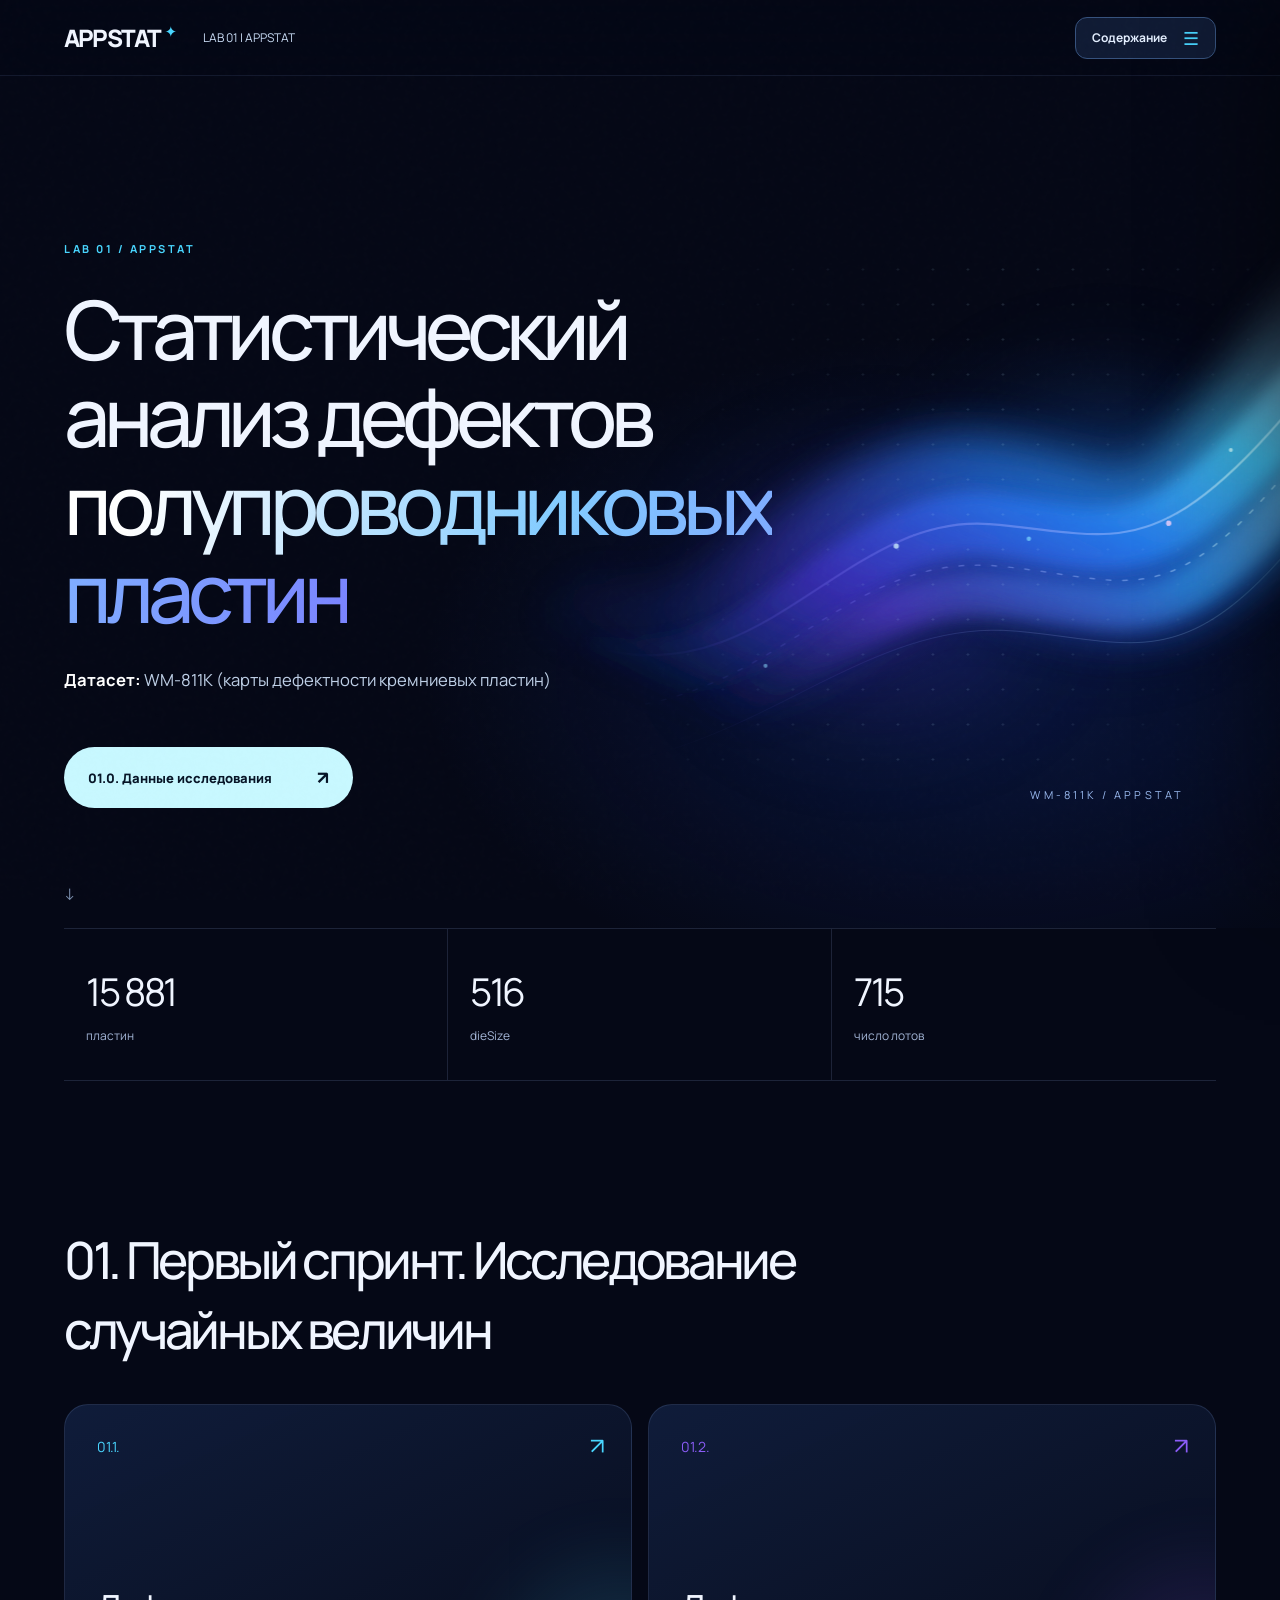
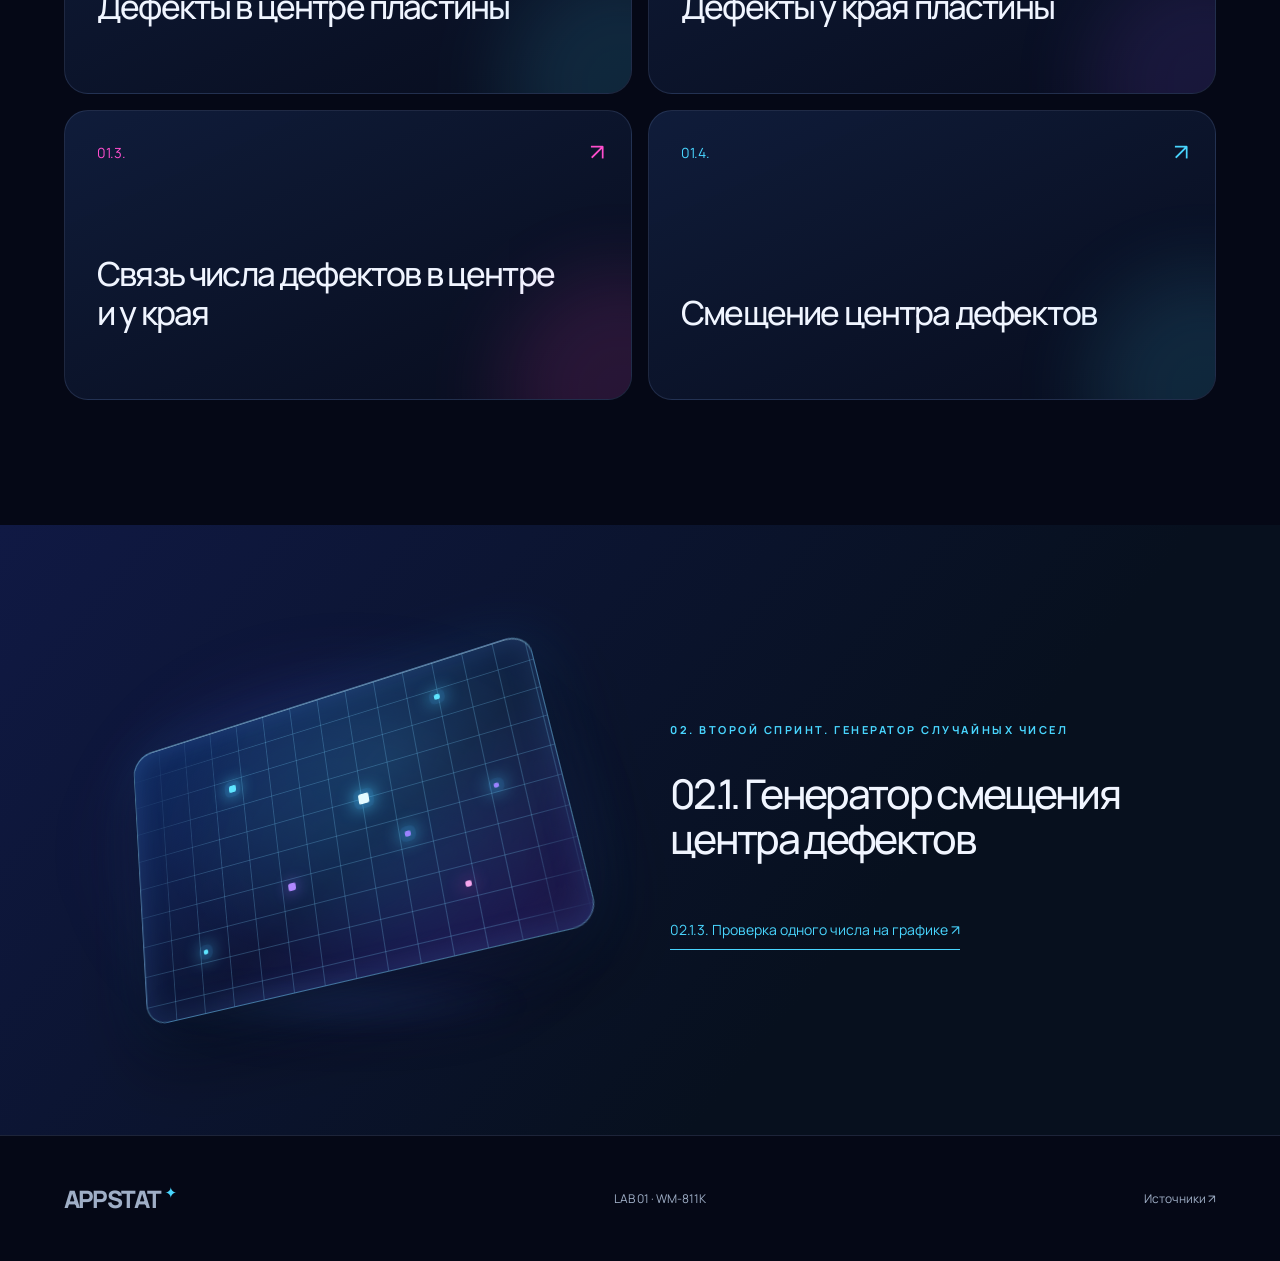
<file: docs/index.html>
<!DOCTYPE html>

<html lang="ru"><head><meta charset="utf-8"/><meta content="width=device-width,initial-scale=1" name="viewport"/><meta content="#050816" name="theme-color"/><meta content="Статистический анализ дефектов полупроводниковых пластин — APPSTAT" name="description"/><title>LAB 01 | APPSTAT — APPSTAT</title><link href="assets/style.css" rel="stylesheet"/></head><body data-page="index"><div class="noise"></div><header class="site-header"><a aria-label="LAB 01 | APPSTAT" class="brand" href="index.html">APPSTAT<span>✦</span></a>
<div aria-label="Текущий раздел" class="breadcrumbs"><a href="index.html">LAB 01 | APPSTAT</a></div>
<div class="header-actions"><button aria-controls="drawer" aria-expanded="false" class="menu-toggle" type="button"><span class="menu-caption">Содержание</span><span aria-hidden="true" class="menu-bars">☰</span></button></div></header><div class="mobile-mask" hidden=""></div><aside aria-hidden="true" aria-label="Содержание" class="drawer" id="drawer"><div class="drawer-head"><strong>Содержание</strong><button aria-label="Закрыть меню" class="drawer-close" type="button">×</button></div><nav aria-label="Содержание" class="drawer-body"><a class="nav-root" href="index.html">LAB 01 | APPSTAT</a><a class="nav-group-link a c t i v e - g r o u p" href="index.html#sprint1">01. Первый спринт. Исследование случайных величин</a><div class="drawer-chapter"><div class="drawer-page-row"><a class="nav-page" href="data.html">01.0. Данные исследования</a></div></div><div class="drawer-chapter"><div class="drawer-page-row"><a class="nav-page" href="center.html">01.1. Дефекты в центре пластины</a><button aria-controls="sub-center" aria-expanded="false" aria-label="Подразделы: 01.1. Дефекты в центре пластины" class="nav-expand" type="button"><span aria-hidden="true">⌄</span></button></div><div class="nav-children" hidden="" id="sub-center"><a href="center.html#heading-9">01.1.1. Описание случайной величины</a><a href="center.html#heading-10">01.1.2. Распределение числа дефектов</a><a href="center.html#heading-21">01.1.3. Состоятельность среднего и сравнение выборок</a><a href="center.html#heading-24">01.1.4. Выводы</a></div></div><div class="drawer-chapter"><div class="drawer-page-row"><a class="nav-page" href="edge.html">01.2. Дефекты у края пластины</a><button aria-controls="sub-edge" aria-expanded="false" aria-label="Подразделы: 01.2. Дефекты у края пластины" class="nav-expand" type="button"><span aria-hidden="true">⌄</span></button></div><div class="nav-children" hidden="" id="sub-edge"><a href="edge.html#heading-26">01.2.1. Как определили краевую зону</a><a href="edge.html#heading-29">01.2.2. Случайность: разброс внутри лотов</a><a href="edge.html#heading-33">01.2.3. Распределение числа дефектов</a><a href="edge.html#heading-35">01.2.4. Описательные статистики</a><a href="edge.html#heading-38">01.2.5. Подгонка распределений</a><a href="edge.html#heading-43">01.2.6. Сравнение моделей с данными</a><a href="edge.html#heading-47">01.2.7. Нормализация</a><a href="edge.html#heading-51">01.2.8. Формулы распределений</a><a href="edge.html#heading-52">01.2.9. Проверка оценок на выборках</a><a href="edge.html#heading-54">01.2.10. Состоятельность оценок</a><a href="edge.html#heading-57">01.2.11. Выборки с возвращением и без</a><a href="edge.html#heading-64">01.2.12. Проверка гипотез</a><a href="edge.html#heading-70">01.2.13. Сводная таблица</a><a href="edge.html#heading-72">01.2.14. Выводы</a></div></div><div class="drawer-chapter"><div class="drawer-page-row"><a class="nav-page" href="dependence.html">01.3. Связь числа дефектов в центре и у края</a></div></div><div class="drawer-chapter"><div class="drawer-page-row"><a class="nav-page" href="rdef.html">01.4. Смещение центра дефектов</a><button aria-controls="sub-rdef" aria-expanded="false" aria-label="Подразделы: 01.4. Смещение центра дефектов" class="nav-expand" type="button"><span aria-hidden="true">⌄</span></button></div><div class="nav-children" hidden="" id="sub-rdef"><a href="rdef.html#heading-85">01.4.1. Что измеряем</a><a href="rdef.html#heading-89">01.4.2. Разброс внутри партий</a><a href="rdef.html#heading-94">01.4.3. Распределение смещения</a><a href="rdef.html#heading-96">01.4.4. Описательные статистики</a><a href="rdef.html#heading-99">01.4.5. Сравнение трёх моделей</a><a href="rdef.html#heading-106">01.4.6. Модель равномерных дефектов</a><a href="rdef.html#heading-110">01.4.7. Модели распределения</a><a href="rdef.html#heading-112">01.4.8. Преобразования шкалы</a><a href="rdef.html#heading-116">01.4.9. Проверка оценок на выборках</a><a href="rdef.html#heading-118">01.4.10. Состоятельность оценок</a><a href="rdef.html#heading-121">01.4.11. Выборки с возвращением и без</a><a href="rdef.html#heading-126">01.4.12. Проверка гипотез</a><a href="rdef.html#heading-130">01.4.13. Сводная таблица результатов</a><a href="rdef.html#heading-132">01.4.14. Выводы</a></div></div><div class="drawer-chapter"><div class="drawer-page-row"><a class="nav-page" href="results.html#heading-134">01.5. Выводы первого спринта</a></div></div><div class="drawer-chapter"><div class="drawer-page-row"><a class="nav-page" href="results.html#heading-137">01.6. cat_mark_table</a></div></div><a class="nav-group-link" href="generator.html#heading-139">02. Второй спринт. Генератор случайных чисел</a><div class="drawer-chapter"><div class="drawer-page-row"><a class="nav-page" href="generator.html#heading-140">02.1. Генератор смещения центра дефектов</a><button aria-controls="sub-generator" aria-expanded="false" aria-label="Подразделы: 02.1. Генератор смещения центра дефектов" class="nav-expand" type="button"><span aria-hidden="true">⌄</span></button></div><div class="nav-children" hidden="" id="sub-generator"><a href="generator.html#heading-141">02.1.1. Как получаем случайное смещение</a><a href="generator.html#heading-142">02.1.2. Сравнение с реальными пластинами</a><a href="generator.html#heading-145">02.1.3. Проверка одного числа на графике</a></div></div><div class="drawer-chapter"><div class="drawer-page-row"><a class="nav-page" href="generator.html#heading-149">02.2. cat_mark_table</a></div></div><div class="drawer-chapter"><div class="drawer-page-row"><a class="nav-page" href="sources.html#heading-151">Источники</a></div></div></nav></aside><main id="main"><section class="landing-hero"><div class="hero-copy"><p class="eyebrow">LAB 01 / APPSTAT</p><h1>Статистический анализ дефектов <em>полупроводниковых пластин</em></h1><p class="hero-desc"><strong>Датасет:</strong> WM-811K (карты дефектности кремниевых пластин)</p><a class="big-link" href="data.html">01.0. Данные исследования <span>↗</span></a></div><div aria-hidden="true" class="space-visual">
<div class="lumen-stage">
<div class="lumen-bloom lumen-bloom-cyan"></div>
<div class="lumen-bloom lumen-bloom-violet"></div>
<svg class="lumen-art" focusable="false" role="presentation" viewbox="0 0 700 570">
<defs>
<lineargradient id="lumen-ribbon-a" x1="0" x2="1" y1="1" y2="0">
<stop offset="0%" stop-color="#1b42ae" stop-opacity="0"></stop>
<stop offset="26%" stop-color="#4b32d8" stop-opacity="0.50"></stop>
<stop offset="52%" stop-color="#277cf0" stop-opacity="0.95"></stop>
<stop offset="73%" stop-color="#49d6ff" stop-opacity="0.75"></stop>
<stop offset="100%" stop-color="#e2fbff" stop-opacity="0.07"></stop>
</lineargradient>
<lineargradient id="lumen-ribbon-b" x1="0" x2="1" y1="0.8" y2="0.1">
<stop offset="0%" stop-color="#100b48" stop-opacity="0"></stop>
<stop offset="34%" stop-color="#774df5" stop-opacity="0.48"></stop>
<stop offset="65%" stop-color="#34b5ff" stop-opacity="0.6"></stop>
<stop offset="100%" stop-color="#e9fdff" stop-opacity="0.25"></stop>
</lineargradient>
<lineargradient id="lumen-thread" x1="0" x2="1" y1="1" y2="0">
<stop offset="0" stop-color="#7468ff" stop-opacity="0"></stop>
<stop offset=".35" stop-color="#8c89ff" stop-opacity=".42"></stop>
<stop offset=".67" stop-color="#aeefff" stop-opacity=".9"></stop>
<stop offset="1" stop-color="#eaffff" stop-opacity="0"></stop>
</lineargradient>
<filter height="240%" id="lumen-blur" width="240%" x="-70%" y="-70%">
<fegaussianblur stddeviation="24"></fegaussianblur>
</filter>
<filter height="240%" id="lumen-soft" width="240%" x="-70%" y="-70%">
<fegaussianblur stddeviation="9"></fegaussianblur>
</filter>
</defs>
<g class="lumen-ribbons">
<path class="lumen-haze" d="M-74 442 C 114 492 194 247 358 289 S 539 399 774 41" fill="none" filter="url(#lumen-blur)" opacity=".68" stroke="url(#lumen-ribbon-a)" stroke-linecap="round" stroke-width="175"></path>
<path d="M-74 447 C 109 480 202 271 354 292 S 539 355 760 61" fill="none" filter="url(#lumen-soft)" opacity=".86" stroke="url(#lumen-ribbon-a)" stroke-linecap="round" stroke-width="67"></path>
<path class="lumen-secondary" d="M-62 516 C 101 519 186 359 356 370 S 544 439 746 176" fill="none" filter="url(#lumen-soft)" opacity=".72" stroke="url(#lumen-ribbon-b)" stroke-linecap="round" stroke-width="45"></path>
<path d="M-70 429 C 108 469 193 279 349 291 S 542 355 766 53" fill="none" opacity=".82" stroke="url(#lumen-thread)" stroke-linecap="round" stroke-width="2.4"></path>
<path class="lumen-thread-animated" d="M-63 493 C 125 475 193 321 360 337 S 554 412 763 115" fill="none" opacity=".67" stroke="url(#lumen-thread)" stroke-dasharray="5 13" stroke-linecap="round" stroke-width="1.6"></path>
<path d="M-34 547 C 121 511 231 395 378 408 S 577 469 746 228" fill="none" opacity=".33" stroke="url(#lumen-thread)" stroke-width="1"></path>
</g>
<g class="lumen-points">
<circle cx="104" cy="446" fill="#8ddcff" opacity=".55" r="2.2"></circle>
<circle cx="247" cy="315" fill="#d4f5ff" opacity=".77" r="2.9"></circle>
<circle cx="392" cy="307" fill="#7ad5ff" opacity=".74" r="2.4"></circle>
<circle cx="545" cy="290" fill="#ffd9ff" opacity=".78" r="2.9"></circle>
<circle cx="613" cy="210" fill="#b9f4ff" opacity=".92" r="2.2"></circle>
</g>
</svg>
<div class="lumen-ticks"></div>
</div>
<div class="visual-caption">WM-811K / APPSTAT</div>
</div><a aria-label="01. Первый спринт. Исследование случайных величин" class="scroll-hint" href="#sprint1">↓</a></section>
<section class="home-facts"><div><span>15 881</span><small>пластин</small></div><div><span>516</span><small>dieSize</small></div><div><span>715</span><small>число лотов</small></div></section>
<section class="home-sections" id="sprint1"><h2>01. Первый спринт. Исследование случайных величин</h2><div class="tiles"><a class="tile tile-cyan" href="center.html"><span class="tile-number">01.1.</span><h3>Дефекты в центре пластины</h3><span class="tile-arrow">↗</span></a><a class="tile tile-violet" href="edge.html"><span class="tile-number">01.2.</span><h3>Дефекты у края пластины</h3><span class="tile-arrow">↗</span></a><a class="tile tile-pink" href="dependence.html"><span class="tile-number">01.3.</span><h3>Связь числа дефектов в центре и у края</h3><span class="tile-arrow">↗</span></a><a class="tile tile-cyan" href="rdef.html"><span class="tile-number">01.4.</span><h3>Смещение центра дефектов</h3><span class="tile-arrow">↗</span></a></div></section>
<section class="feature-stripe"><div aria-hidden="true" class="feature-art">
<div class="techfield">
<div class="techfield-glow"></div>
<div class="techfield-plane">
<div class="techfield-grid"></div>
<div class="techfield-scan"></div>
<span class="techfield-node techfield-node-a"></span>
<span class="techfield-node techfield-node-b"></span>
<span class="techfield-node techfield-node-c"></span>
<span class="techfield-node techfield-node-d"></span>
<span class="techfield-node techfield-node-e"></span>
<span class="techfield-node techfield-node-f"></span>
<span class="techfield-node techfield-node-g"></span>
<span class="techfield-node techfield-node-h"></span>
</div>
<div class="techfield-reflection"></div>
</div>
</div><div class="feature-copy"><p class="eyebrow">02. Второй спринт. Генератор случайных чисел</p><h2>02.1. Генератор смещения центра дефектов</h2><a class="text-link" href="generator.html#heading-145">02.1.3. Проверка одного числа на графике ↗</a></div></section>
</main><footer class="site-footer"><a class="brand" href="index.html">APPSTAT<span>✦</span></a><span>LAB 01 · WM-811K</span><a href="sources.html">Источники ↗</a></footer><div aria-label="График" aria-modal="true" class="lightbox" hidden="" role="dialog">
<div class="lightbox-dialog"><div class="lightbox-toolbar"><span>График</span><div class="lightbox-actions">
<button aria-label="Уменьшить график" class="zoom-out" type="button">−</button><output class="zoom-label">100%</output>
<button aria-label="Увеличить график" class="zoom-in" type="button">+</button>
<button aria-label="Закрыть график" class="lightbox-close" type="button">×</button></div></div>
<div class="lightbox-viewport"><img alt="Увеличенный график"/></div></div></div><script>window.MathJax={tex:{inlineMath:[["\\(","\\)"],["$","$"]],displayMath:[["\\[","\\]"]] },options:{skipHtmlTags:["script","noscript","style","textarea","pre","code"]}};</script><script async="" src="assets/vendor/mathjax/tex-svg.js"></script><script src="assets/app.js"></script></body></html>
</file>
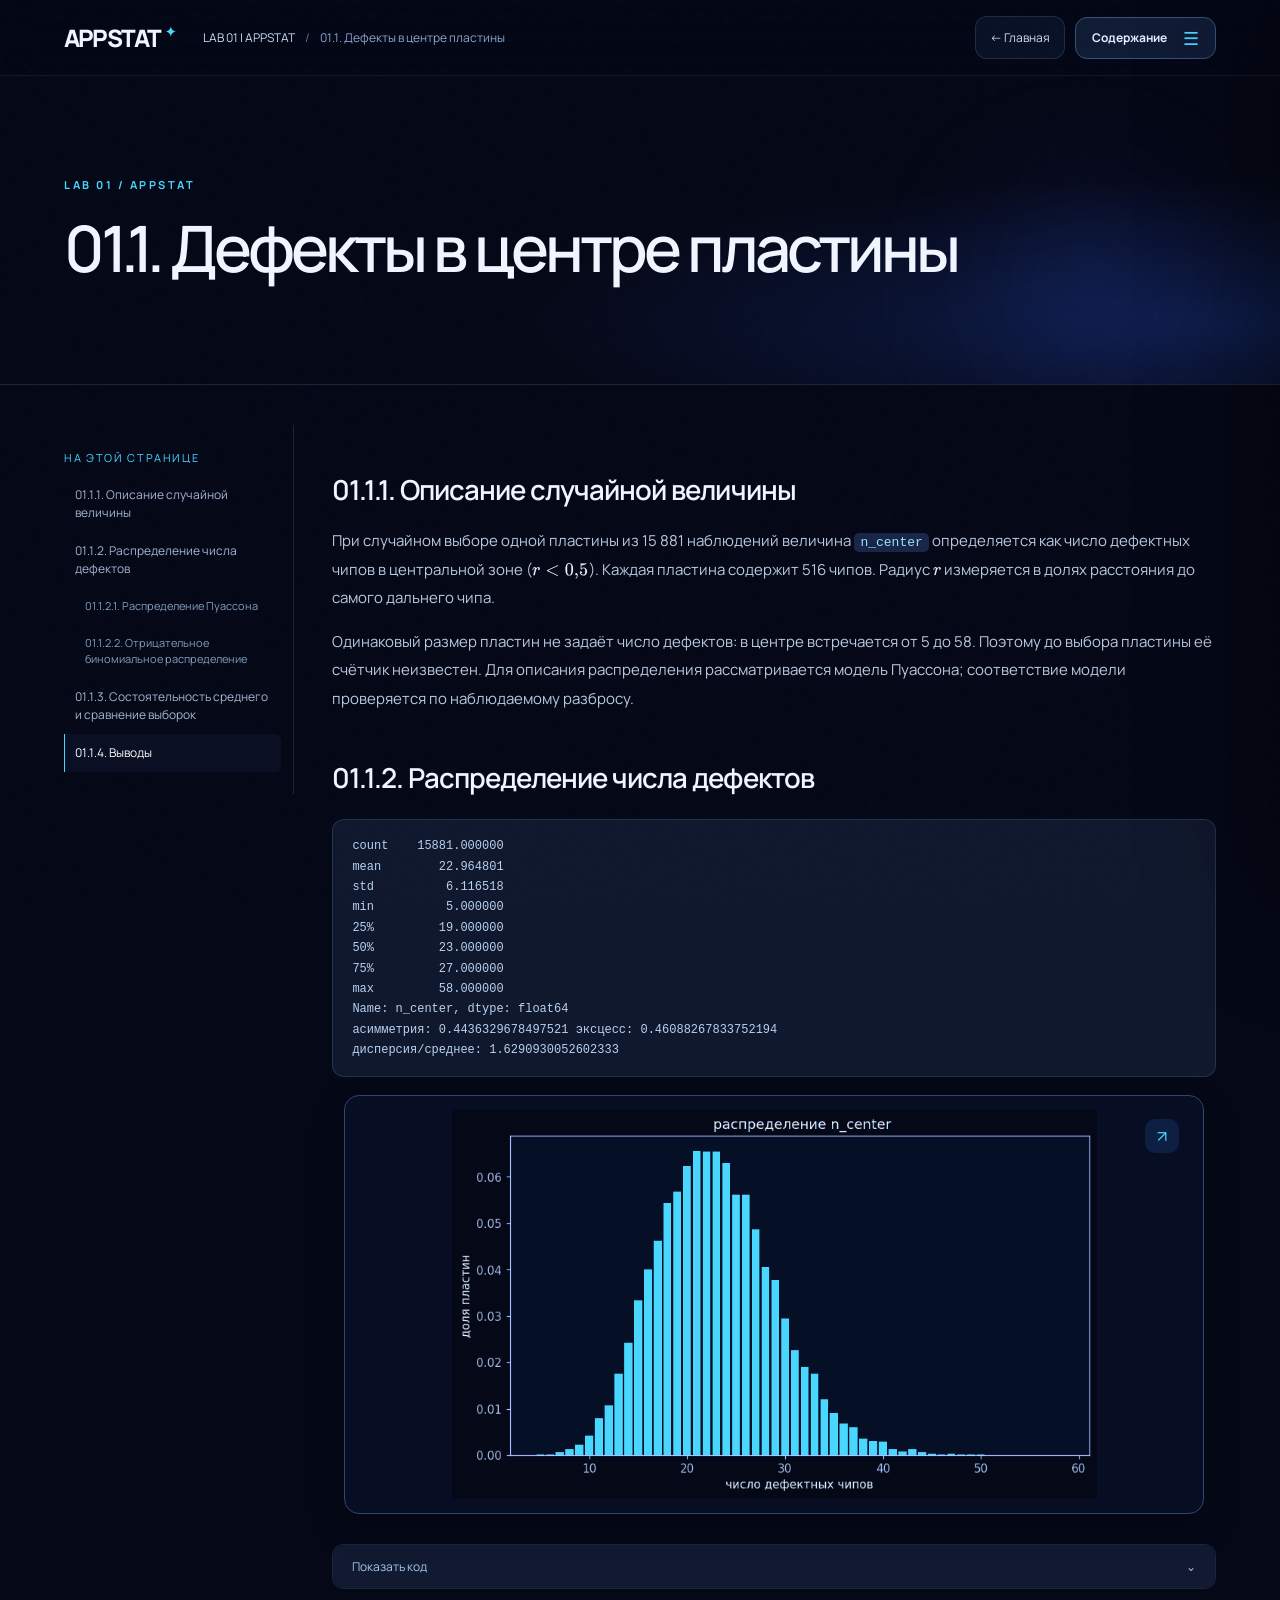
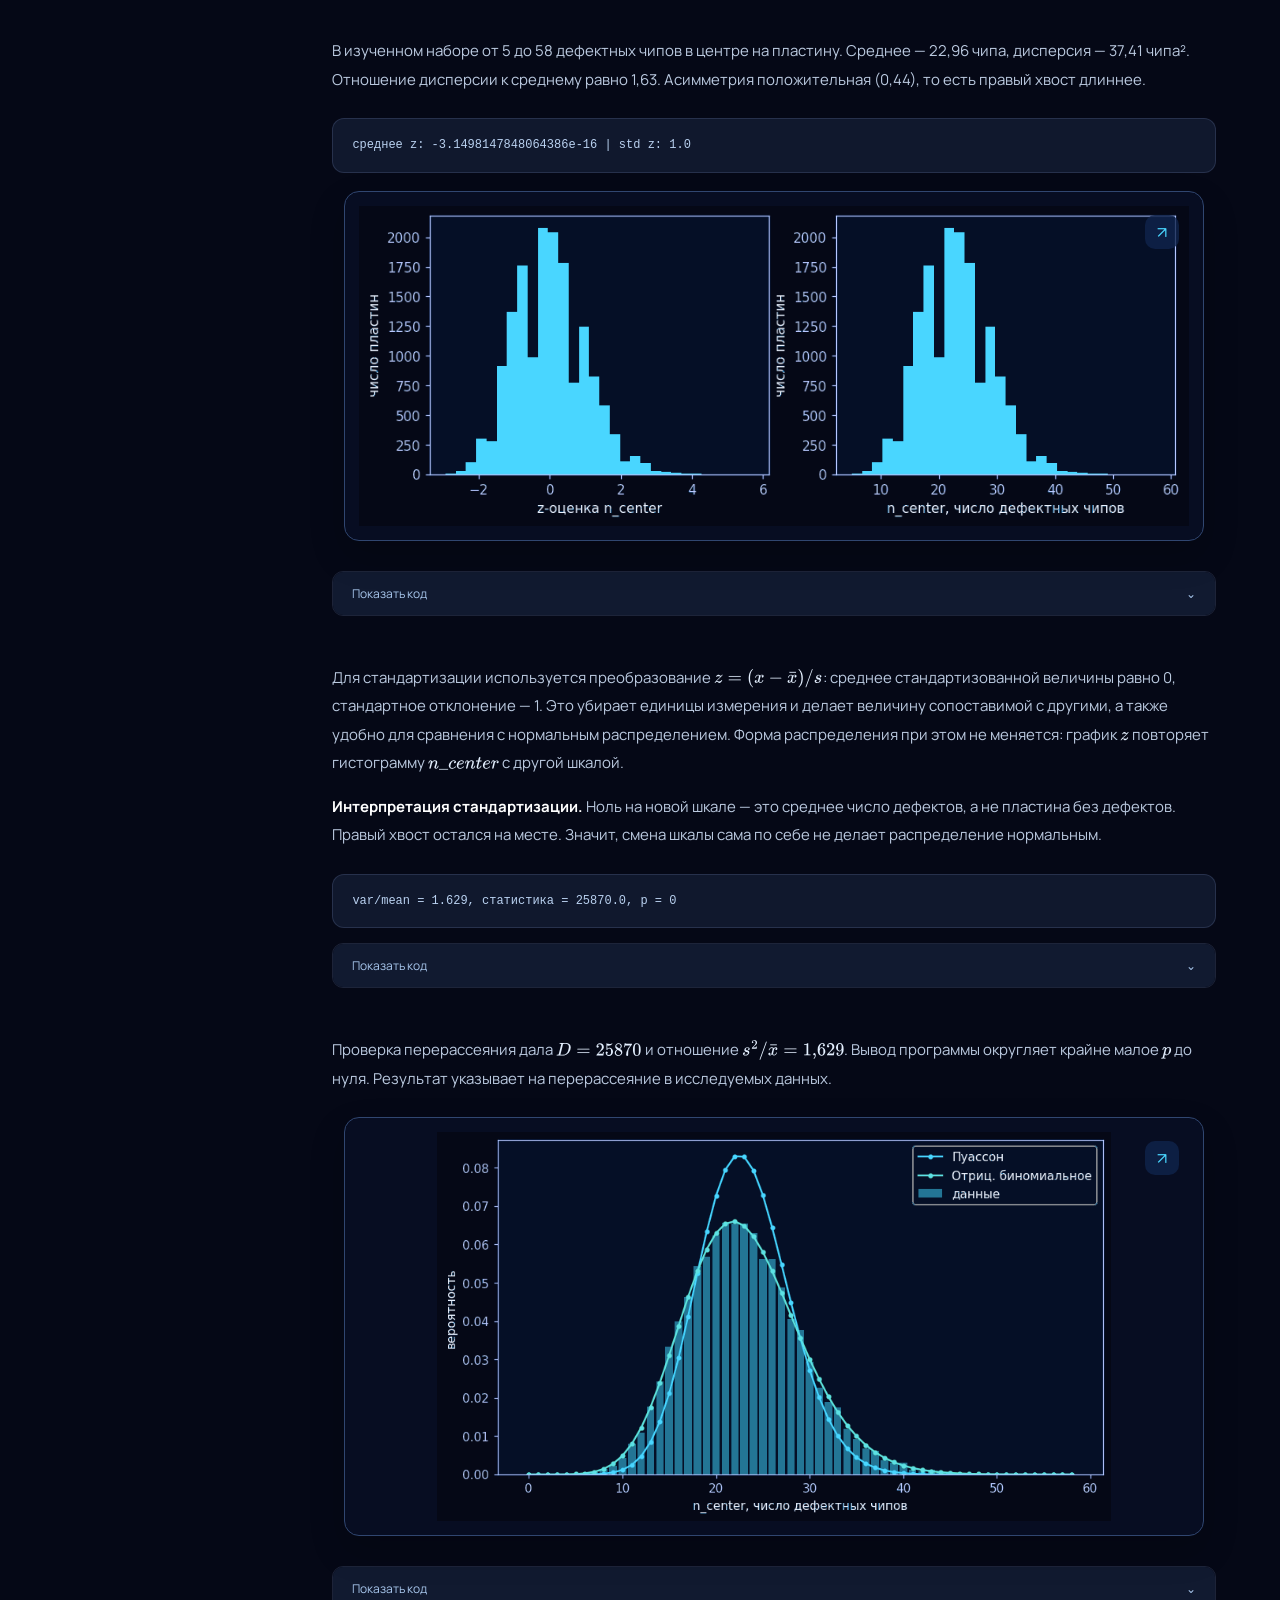
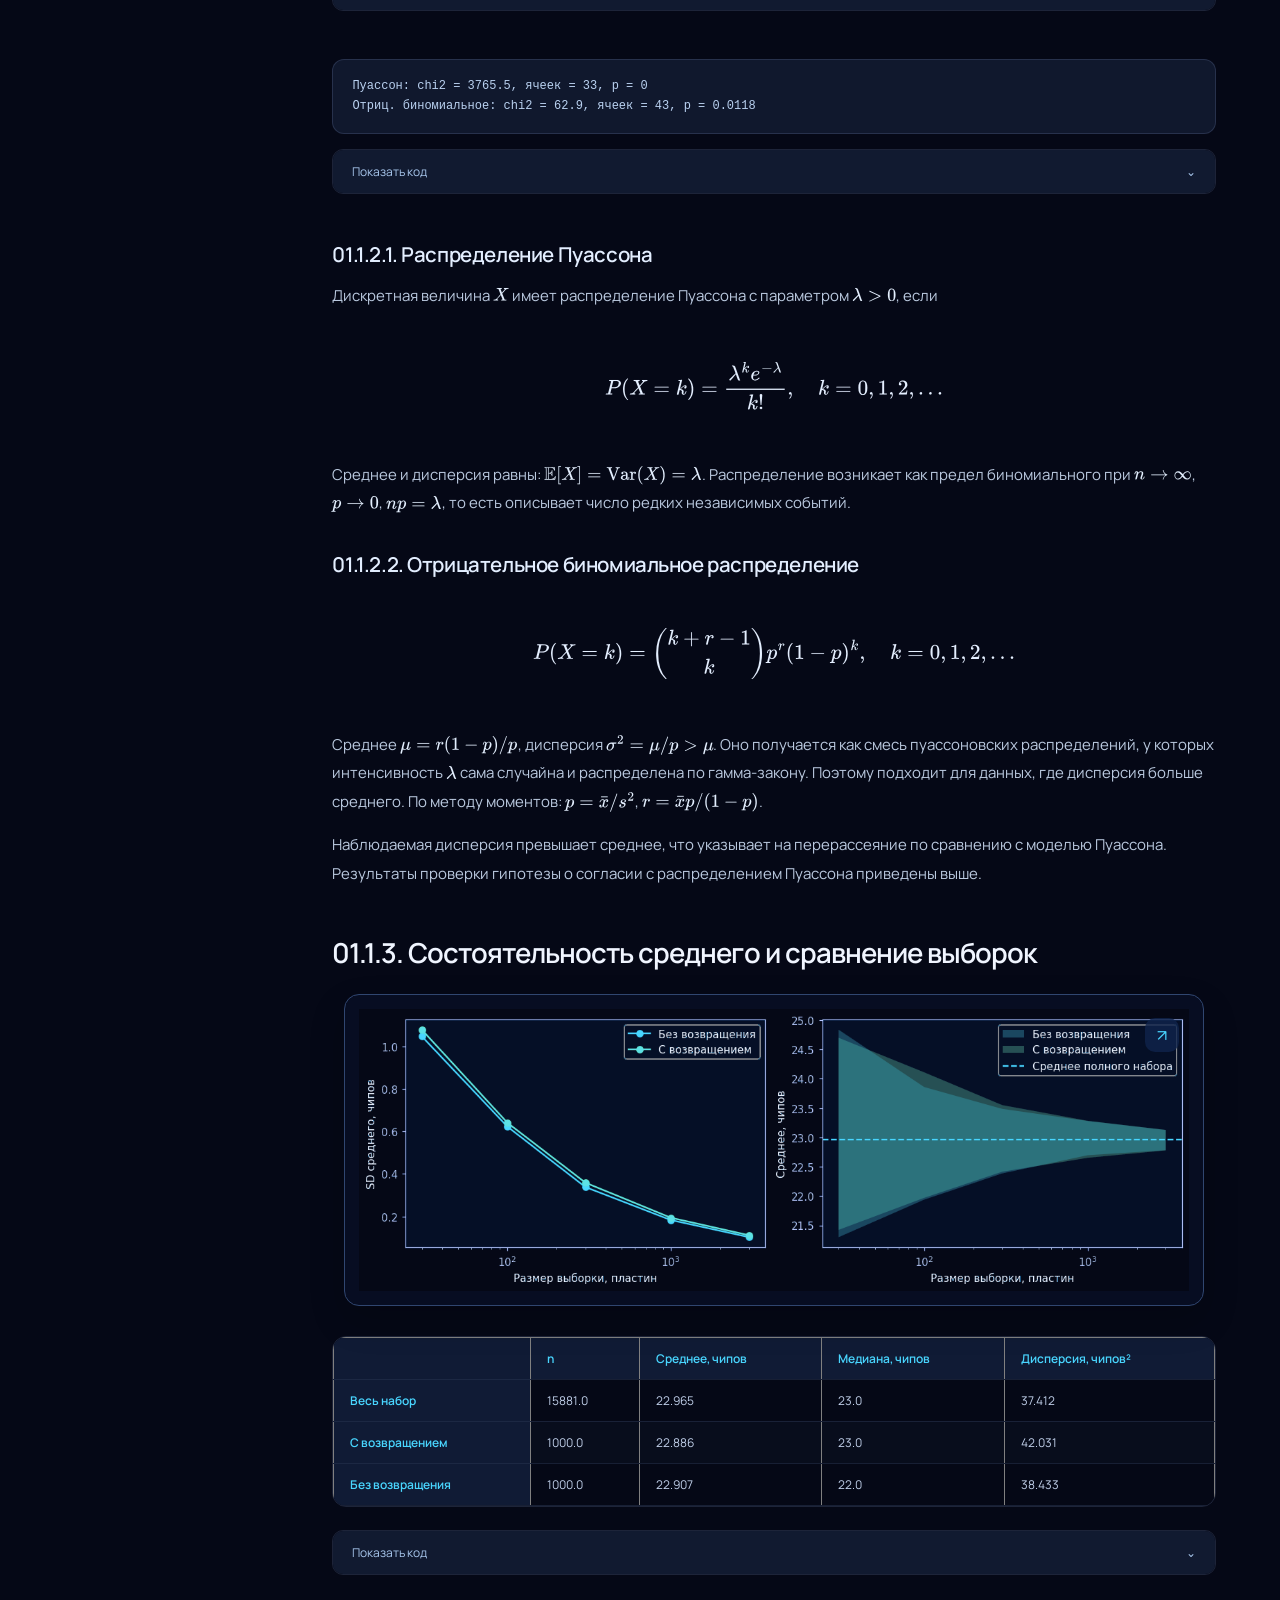
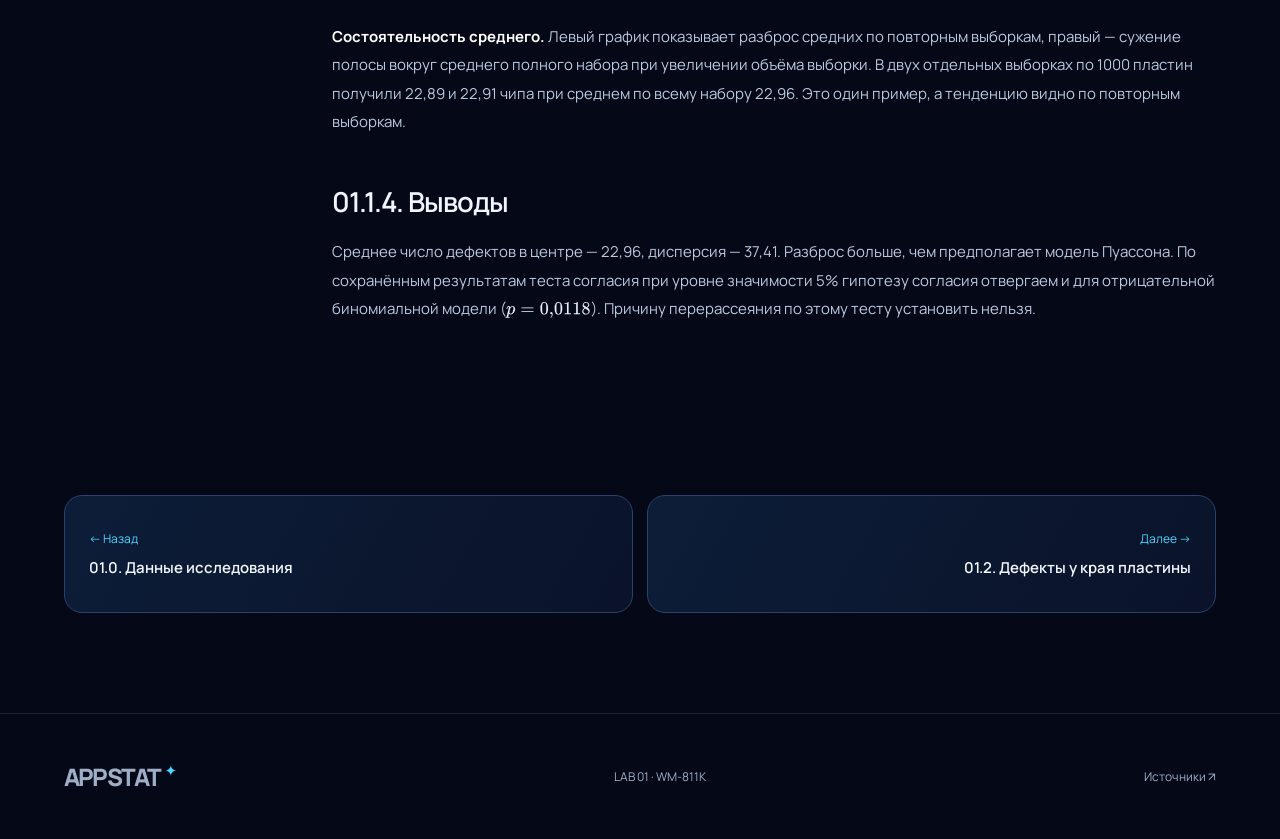
<file: docs/center.html>
<!DOCTYPE html>

<html lang="ru"><head><meta charset="utf-8"/><meta content="width=device-width,initial-scale=1" name="viewport"/><meta content="#050816" name="theme-color"/><meta content="Статистический анализ дефектов полупроводниковых пластин — APPSTAT" name="description"/><title>01.1. Дефекты в центре пластины — APPSTAT</title><link href="assets/style.css" rel="stylesheet"/></head><body data-page="center"><div class="noise"></div><header class="site-header"><a aria-label="LAB 01 | APPSTAT" class="brand" href="index.html">APPSTAT<span>✦</span></a>
<div aria-label="Текущий раздел" class="breadcrumbs"><a href="index.html">LAB 01 | APPSTAT</a><span class="crumb-sep">/</span><span class="crumb-current">01.1. Дефекты в центре пластины</span></div>
<div class="header-actions"><a class="header-home" href="index.html">← Главная</a><button aria-controls="drawer" aria-expanded="false" class="menu-toggle" type="button"><span class="menu-caption">Содержание</span><span aria-hidden="true" class="menu-bars">☰</span></button></div></header><div class="mobile-mask" hidden=""></div><aside aria-hidden="true" aria-label="Содержание" class="drawer" id="drawer"><div class="drawer-head"><strong>Содержание</strong><button aria-label="Закрыть меню" class="drawer-close" type="button">×</button></div><nav aria-label="Содержание" class="drawer-body"><a class="nav-root" href="index.html">LAB 01 | APPSTAT</a><a class="nav-group-link" href="index.html#sprint1">01. Первый спринт. Исследование случайных величин</a><div class="drawer-chapter"><div class="drawer-page-row"><a class="nav-page" href="data.html">01.0. Данные исследования</a></div></div><div class="drawer-chapter active"><div class="drawer-page-row"><a aria-current="page" class="nav-page active" href="center.html">01.1. Дефекты в центре пластины</a><button aria-controls="sub-center" aria-expanded="true" aria-label="Подразделы: 01.1. Дефекты в центре пластины" class="nav-expand" type="button"><span aria-hidden="true">⌄</span></button></div><div class="nav-children" id="sub-center"><a href="center.html#heading-9">01.1.1. Описание случайной величины</a><a href="center.html#heading-10">01.1.2. Распределение числа дефектов</a><a href="center.html#heading-21">01.1.3. Состоятельность среднего и сравнение выборок</a><a href="center.html#heading-24">01.1.4. Выводы</a></div></div><div class="drawer-chapter"><div class="drawer-page-row"><a class="nav-page" href="edge.html">01.2. Дефекты у края пластины</a><button aria-controls="sub-edge" aria-expanded="false" aria-label="Подразделы: 01.2. Дефекты у края пластины" class="nav-expand" type="button"><span aria-hidden="true">⌄</span></button></div><div class="nav-children" hidden="" id="sub-edge"><a href="edge.html#heading-26">01.2.1. Как определили краевую зону</a><a href="edge.html#heading-29">01.2.2. Случайность: разброс внутри лотов</a><a href="edge.html#heading-33">01.2.3. Распределение числа дефектов</a><a href="edge.html#heading-35">01.2.4. Описательные статистики</a><a href="edge.html#heading-38">01.2.5. Подгонка распределений</a><a href="edge.html#heading-43">01.2.6. Сравнение моделей с данными</a><a href="edge.html#heading-47">01.2.7. Нормализация</a><a href="edge.html#heading-51">01.2.8. Формулы распределений</a><a href="edge.html#heading-52">01.2.9. Проверка оценок на выборках</a><a href="edge.html#heading-54">01.2.10. Состоятельность оценок</a><a href="edge.html#heading-57">01.2.11. Выборки с возвращением и без</a><a href="edge.html#heading-64">01.2.12. Проверка гипотез</a><a href="edge.html#heading-70">01.2.13. Сводная таблица</a><a href="edge.html#heading-72">01.2.14. Выводы</a></div></div><div class="drawer-chapter"><div class="drawer-page-row"><a class="nav-page" href="dependence.html">01.3. Связь числа дефектов в центре и у края</a></div></div><div class="drawer-chapter"><div class="drawer-page-row"><a class="nav-page" href="rdef.html">01.4. Смещение центра дефектов</a><button aria-controls="sub-rdef" aria-expanded="false" aria-label="Подразделы: 01.4. Смещение центра дефектов" class="nav-expand" type="button"><span aria-hidden="true">⌄</span></button></div><div class="nav-children" hidden="" id="sub-rdef"><a href="rdef.html#heading-85">01.4.1. Что измеряем</a><a href="rdef.html#heading-89">01.4.2. Разброс внутри партий</a><a href="rdef.html#heading-94">01.4.3. Распределение смещения</a><a href="rdef.html#heading-96">01.4.4. Описательные статистики</a><a href="rdef.html#heading-99">01.4.5. Сравнение трёх моделей</a><a href="rdef.html#heading-106">01.4.6. Модель равномерных дефектов</a><a href="rdef.html#heading-110">01.4.7. Модели распределения</a><a href="rdef.html#heading-112">01.4.8. Преобразования шкалы</a><a href="rdef.html#heading-116">01.4.9. Проверка оценок на выборках</a><a href="rdef.html#heading-118">01.4.10. Состоятельность оценок</a><a href="rdef.html#heading-121">01.4.11. Выборки с возвращением и без</a><a href="rdef.html#heading-126">01.4.12. Проверка гипотез</a><a href="rdef.html#heading-130">01.4.13. Сводная таблица результатов</a><a href="rdef.html#heading-132">01.4.14. Выводы</a></div></div><div class="drawer-chapter"><div class="drawer-page-row"><a class="nav-page" href="results.html#heading-134">01.5. Выводы первого спринта</a></div></div><div class="drawer-chapter"><div class="drawer-page-row"><a class="nav-page" href="results.html#heading-137">01.6. cat_mark_table</a></div></div><a class="nav-group-link" href="generator.html#heading-139">02. Второй спринт. Генератор случайных чисел</a><div class="drawer-chapter"><div class="drawer-page-row"><a class="nav-page" href="generator.html#heading-140">02.1. Генератор смещения центра дефектов</a><button aria-controls="sub-generator" aria-expanded="false" aria-label="Подразделы: 02.1. Генератор смещения центра дефектов" class="nav-expand" type="button"><span aria-hidden="true">⌄</span></button></div><div class="nav-children" hidden="" id="sub-generator"><a href="generator.html#heading-141">02.1.1. Как получаем случайное смещение</a><a href="generator.html#heading-142">02.1.2. Сравнение с реальными пластинами</a><a href="generator.html#heading-145">02.1.3. Проверка одного числа на графике</a></div></div><div class="drawer-chapter"><div class="drawer-page-row"><a class="nav-page" href="generator.html#heading-149">02.2. cat_mark_table</a></div></div><div class="drawer-chapter"><div class="drawer-page-row"><a class="nav-page" href="sources.html#heading-151">Источники</a></div></div></nav></aside><main id="main"><div class="page-hero"><p class="eyebrow">LAB 01 / APPSTAT</p><h1 class="title-page" id="heading-8">01.1. Дефекты в центре пластины</h1><div class="hero-orbit"></div></div><div class="article-layout"><aside class="section-index"><p>На этой странице</p><div id="local-index"></div></aside><details class="section-index-mobile"><summary>На этой странице <span aria-hidden="true">⌄</span></summary><nav aria-label="На этой странице" id="local-index-mobile"></nav></details><article class="article-body">
<section class="cell prose-cell" id="cell-9"><h2 class="level-subsection toc-heading" id="heading-9">01.1.1. Описание случайной величины</h2>
<p>При случайном выборе одной пластины из 15 881 наблюдений величина <code>n_center</code> определяется как число дефектных чипов в центральной зоне (<span class="math">\(r&lt;0{,}5\)</span>). Каждая пластина содержит 516 чипов. Радиус <span class="math">\(r\)</span> измеряется в долях расстояния до самого дальнего чипа.</p>
<p>Одинаковый размер пластин не задаёт число дефектов: в центре встречается от 5 до 58. Поэтому до выбора пластины её счётчик неизвестен. Для описания распределения рассматривается модель Пуассона; соответствие модели проверяется по наблюдаемому разбросу.</p>
</section>
<section class="cell prose-cell" id="cell-10"><h2 class="level-subsection toc-heading" id="heading-10">01.1.2. Распределение числа дефектов</h2>
</section>
<section class="cell code-cell" id="cell-11"><pre class="output-text">count    15881.000000
mean        22.964801
std          6.116518
min          5.000000
25%         19.000000
50%         23.000000
75%         27.000000
max         58.000000
Name: n_center, dtype: float64
асимметрия: 0.4436329678497521 эксцесс: 0.46088267833752194
дисперсия/среднее: 1.6290930052602333</pre><button aria-label="Увеличить график" class="chart-expand" data-img="assets/charts/chart-11-1.png"><img alt="График исследования" loading="lazy" src="assets/charts/chart-11-1.png"/><span class="expand-label">↗</span></button><details class="code-details"><summary>Показать код <span>⌄</span></summary><pre><code># @title Построение распределения n_center
##EDA
import matplotlib.pyplot as plt
import numpy as np
from scipy import stats

xv = x.to_numpy()
print(x.describe())
print("асимметрия:", stats.skew(xv), "эксцесс:", stats.kurtosis(xv))
print("дисперсия/среднее:", x.var(ddof=1) / x.mean())

vals, cnt = np.unique(xv, return_counts=True)
fig, ax = plt.subplots(figsize=(9.2, 5))
ax.bar(vals, cnt / N, color=SPACE_COLORS["cyan"], edgecolor=SPACE_COLORS["soft"], linewidth=0.5)
ax.set_xlabel("число дефектных чипов")
ax.set_ylabel("доля пластин")
ax.set_title("Распределение n_center")
style_axis(ax)
plt.show()
</code></pre></details></section>
<section class="cell prose-cell" id="cell-12"><p>В изученном наборе от 5 до 58 дефектных чипов в центре на пластину. Среднее — 22,96 чипа, дисперсия — 37,41 чипа². Отношение дисперсии к среднему равно 1,63. Асимметрия положительная (0,44), то есть правый хвост длиннее.</p>
</section>
<section class="cell code-cell" id="cell-13"><pre class="output-text">среднее z: -3.1498147848064386e-16 | std z: 1.0</pre><button aria-label="Увеличить график" class="chart-expand" data-img="assets/charts/chart-13-1.png"><img alt="График исследования" loading="lazy" src="assets/charts/chart-13-1.png"/><span class="expand-label">↗</span></button><details class="code-details"><summary>Показать код <span>⌄</span></summary><pre><code># @title Показать код
z = (x - x.mean()) / x.std(ddof=1)
fig, ax = plt.subplots(1, 2, figsize=(10, 3.5))
ax[0].hist(z, bins=30, color=SPACE_COLORS["cyan"], edgecolor=SPACE_COLORS["soft"])
ax[0].set_xlabel("z-оценка n_center")
ax[0].set_ylabel("число пластин")
style_axis(ax[0])
ax[1].hist(x, bins=30, color=SPACE_COLORS["violet"], edgecolor=SPACE_COLORS["soft"])
ax[1].set_xlabel("n_center, число дефектных чипов")
ax[1].set_ylabel("число пластин")
style_axis(ax[1])
plt.show()

print("среднее z:", z.mean(), "| std z:", z.std(ddof=1))
</code></pre></details></section>
<section class="cell prose-cell" id="cell-14"><p>Для стандартизации используется преобразование <span class="math">\(z = (x - \bar{x})/s\)</span>: среднее стандартизованной величины равно 0, стандартное отклонение — 1. Это убирает единицы измерения и делает величину сопоставимой с другими, а также удобно для сравнения с нормальным распределением. Форма распределения при этом не меняется: график <span class="math">\(z\)</span> повторяет гистограмму <span class="math">\(n\_center\)</span> с другой шкалой.</p>
</section>
<section class="cell prose-cell" id="cell-15"><p><strong>Интерпретация стандартизации.</strong> Ноль на новой шкале — это среднее число дефектов, а не пластина без дефектов. Правый хвост остался на месте. Значит, смена шкалы сама по себе не делает распределение нормальным.</p>
</section>
<section class="cell code-cell" id="cell-16"><pre class="output-text">var/mean = 1.629, статистика = 25870.0, p = 0</pre><details class="code-details"><summary>Показать код <span>⌄</span></summary><pre><code># @title Показать код
mean, var = x.mean(), x.var(ddof=1)
D = (N - 1) * var / mean
p_over = stats.chi2.sf(D, N - 1)
print(f"var/mean = {var/mean:.3f}, статистика = {D:.1f}, p = {p_over:.3g}")</code></pre></details></section>
<section class="cell prose-cell" id="cell-17"><p>Проверка перерассеяния дала <span class="math">\(D=25870\)</span> и отношение <span class="math">\(s^2/\bar{x}=1{,}629\)</span>. Вывод программы округляет крайне малое <span class="math">\(p\)</span> до нуля. Результат указывает на перерассеяние в исследуемых данных.</p>
</section>
<section class="cell code-cell" id="cell-18"><button aria-label="Увеличить график" class="chart-expand" data-img="assets/charts/chart-18-0.png"><img alt="График исследования" loading="lazy" src="assets/charts/chart-18-0.png"/><span class="expand-label">↗</span></button><details class="code-details"><summary>Показать код <span>⌄</span></summary><pre><code># @title Показать код
pois = stats.poisson(mean)
p_nb = mean / var
r_nb = mean * p_nb / (1 - p_nb)
nb = stats.nbinom(r_nb, p_nb)
fits = {"Пуассон": (pois, 1), "Отриц. биномиальное": (nb, 2)}

kk = np.arange(0, int(xv.max()) + 1)
emp = np.bincount(xv.astype(int), minlength=len(kk)) / N
fig, ax = plt.subplots(figsize=(9.5, 5))
ax.bar(kk, emp, alpha=0.5, color=SPACE_COLORS["cyan"], edgecolor=SPACE_COLORS["soft"], label="данные")
for name, (dist, _) in fits.items():
    ax.plot(kk, dist.pmf(kk), "o-", markersize=3.5, linewidth=1.5, label=name)
ax.set_xlabel("n_center, число дефектных чипов")
ax.set_ylabel("вероятность")
ax.legend()
style_axis(ax)
plt.show()
</code></pre></details></section>
<section class="cell code-cell" id="cell-19"><pre class="output-text">Пуассон: chi2 = 3765.5, ячеек = 33, p = 0
Отриц. биномиальное: chi2 = 62.9, ячеек = 43, p = 0.0118</pre><details class="code-details"><summary>Показать код <span>⌄</span></summary><pre><code># @title Показать код
def gof_chi2(x, dist, n_params, min_exp=5):
    xi = x.astype(int)
    kmax = int(xi.max())
    ks = np.arange(kmax + 1)
    o = list(np.bincount(xi, minlength=kmax + 1).astype(float))
    e = list(len(xi) * dist.pmf(ks))
    e[-1] += len(xi) * dist.sf(kmax)
    while len(e) &gt; 2 and e[-1] &lt; min_exp:
        le, lo = e.pop(), o.pop(); e[-1] += le; o[-1] += lo
    while len(e) &gt; 2 and e[0] &lt; min_exp:
        fe, fo = e.pop(0), o.pop(0); e[0] += fe; o[0] += fo
    chi2, p = stats.chisquare(o, e, ddof=n_params)
    return chi2, p, len(o)

for name, (dist, npar) in fits.items():
    chi2, p, bins = gof_chi2(xv, dist, npar)
    print(f"{name}: chi2 = {chi2:.1f}, ячеек = {bins}, p = {p:.3g}")</code></pre></details></section>
<section class="cell prose-cell" id="cell-20"><h3 class="level-nested toc-heading" id="heading-20">01.1.2.1. Распределение Пуассона</h3>
<p>Дискретная величина <span class="math">\(X\)</span> имеет распределение Пуассона с параметром <span class="math">\(\lambda&gt;0\)</span>, если</p>
<p class="math-display"><span class="math">\[P(X=k)=\frac{\lambda^k e^{-\lambda}}{k!},\quad k=0,1,2,\dots\]</span></p>
<p>Среднее и дисперсия равны: <span class="math">\(\mathbb{E}[X]=\operatorname{Var}(X)=\lambda\)</span>. Распределение возникает как предел биномиального при <span class="math">\(n\to\infty\)</span>, <span class="math">\(p\to 0\)</span>, <span class="math">\(np=\lambda\)</span>, то есть описывает число редких независимых событий.</p>
<h3 class="level-nested toc-heading" id="heading-20-second">01.1.2.2. Отрицательное биномиальное распределение</h3>
<p class="math-display"><span class="math">\[P(X=k)=\binom{k+r-1}{k}p^r(1-p)^k,\quad k=0,1,2,\dots\]</span></p>
<p>Среднее <span class="math">\(\mu = r(1-p)/p\)</span>, дисперсия <span class="math">\(\sigma^2=\mu/p&gt;\mu\)</span>. Оно получается как смесь пуассоновских распределений, у которых интенсивность <span class="math">\(\lambda\)</span> сама случайна и распределена по гамма-закону. Поэтому подходит для данных, где дисперсия больше среднего. По методу моментов: <span class="math">\(p=\bar{x}/s^2\)</span>, <span class="math">\(r=\bar{x}p/(1-p)\)</span>.</p>
<p>Наблюдаемая дисперсия превышает среднее, что указывает на перерассеяние по сравнению с моделью Пуассона. Результаты проверки гипотезы о согласии с распределением Пуассона приведены выше.</p>
</section>
<section class="cell prose-cell" id="cell-21"><h2 class="level-subsection toc-heading" id="heading-21">01.1.3. Состоятельность среднего и сравнение выборок</h2>
</section>
<section class="cell code-cell" id="cell-22"><button aria-label="Увеличить график" class="chart-expand" data-img="assets/charts/chart-22-0.png"><img alt="График исследования" loading="lazy" src="assets/charts/chart-22-0.png"/><span class="expand-label">↗</span></button><div class="table-wrap"><table border="1" class="dataframe">
<thead>
<tr style="text-align: right;">
<th></th>
<th>n</th>
<th>Среднее, чипов</th>
<th>Медиана, чипов</th>
<th>Дисперсия, чипов²</th>
</tr>
</thead>
<tbody>
<tr>
<th>Весь набор</th>
<td>15881.0</td>
<td>22.965</td>
<td>23.0</td>
<td>37.412</td>
</tr>
<tr>
<th>С возвращением</th>
<td>1000.0</td>
<td>22.886</td>
<td>23.0</td>
<td>42.031</td>
</tr>
<tr>
<th>Без возвращения</th>
<td>1000.0</td>
<td>22.907</td>
<td>22.0</td>
<td>38.433</td>
</tr>
</tbody>
</table></div><details class="code-details"><summary>Показать код <span>⌄</span></summary><pre><code># @title Устойчивость среднего и сравнение выборок
center_values = df["n_center"].to_numpy()
center_rng = np.random.default_rng(42)
sizes = [30, 100, 300, 1000, 3000]
full_mean = center_values.mean()
rows = []
for size in sizes:
    for replace, label in [(True, "С возвращением"), (False, "Без возвращения")]:
        means = np.array([center_rng.choice(center_values, size, replace=replace).mean()
                          for _ in range(200)])
        lower, upper = np.quantile(means, [0.05, 0.95])
        rows.append([size, label, means.std(ddof=1), lower, upper])
center_check = pd.DataFrame(rows, columns=["n", "Отбор", "SD", "q05", "q95"])
fig, axes = plt.subplots(1, 2, figsize=(11, 3.8))
for label, group in center_check.groupby("Отбор"):
    axes[0].plot(group["n"], group["SD"], "o-", linewidth=1.8, label=label)
    axes[1].fill_between(group["n"].to_numpy(), group["q05"].to_numpy(),
                         group["q95"].to_numpy(), alpha=0.18, label=label)
axes[0].set(xscale="log", xlabel="Размер выборки, пластин", ylabel="SD среднего, чипов")
axes[1].axhline(full_mean, linestyle="--", color=SPACE_COLORS["gold"], linewidth=1.6, label="Среднее полного набора")
axes[1].set(xscale="log", xlabel="Размер выборки, пластин", ylabel="Среднее, чипов")
for ax in axes:
    ax.legend()
    style_axis(ax)
plt.tight_layout()
plt.show()
samples = {
    "Весь набор": center_values,
    "С возвращением": center_rng.choice(center_values, 1000, replace=True),
    "Без возвращения": center_rng.choice(center_values, 1000, replace=False),
}
</code></pre></details></section>
<section class="cell prose-cell" id="cell-23"><p><strong>Состоятельность среднего.</strong> Левый график показывает разброс средних по повторным выборкам, правый — сужение полосы вокруг среднего полного набора при увеличении объёма выборки. В двух отдельных выборках по 1000 пластин получили 22,89 и 22,91 чипа при среднем по всему набору 22,96. Это один пример, а тенденцию видно по повторным выборкам.</p>
</section>
<section class="cell prose-cell" id="cell-24"><h2 class="level-subsection toc-heading" id="heading-24">01.1.4. Выводы</h2>
<p>Среднее число дефектов в центре — 22,96, дисперсия — 37,41. Разброс больше, чем предполагает модель Пуассона. По сохранённым результатам теста согласия при уровне значимости 5% гипотезу согласия отвергаем и для отрицательной биномиальной модели (<span class="math">\(p=0{,}0118\)</span>). Причину перерассеяния по этому тесту установить нельзя.</p>
</section></article></div><nav aria-label="Переходы между разделами" class="page-direction"><a class="step-link step-prev" href="data.html"><span class="step-meta">← Назад</span><strong>01.0. Данные исследования</strong></a><a class="step-link step-next" href="edge.html"><span class="step-meta">Далее →</span><strong>01.2. Дефекты у края пластины</strong></a></nav></main><button aria-label="Наверх" class="back-to-top" type="button">↑</button><footer class="site-footer"><a class="brand" href="index.html">APPSTAT<span>✦</span></a><span>LAB 01 · WM-811K</span><a href="sources.html">Источники ↗</a></footer><div aria-label="График" aria-modal="true" class="lightbox" hidden="" role="dialog">
<div class="lightbox-dialog"><div class="lightbox-toolbar"><span>График</span><div class="lightbox-actions">
<button aria-label="Уменьшить график" class="zoom-out" type="button">−</button><output class="zoom-label">100%</output>
<button aria-label="Увеличить график" class="zoom-in" type="button">+</button>
<button aria-label="Закрыть график" class="lightbox-close" type="button">×</button></div></div>
<div class="lightbox-viewport"><img alt="Увеличенный график"/></div></div></div><script>window.MathJax={tex:{inlineMath:[["\\(","\\)"],["$","$"]],displayMath:[["\\[","\\]"]] },options:{skipHtmlTags:["script","noscript","style","textarea","pre","code"]}};</script><script async="" src="assets/vendor/mathjax/tex-svg.js"></script><script src="assets/app.js"></script></body></html>
</file>
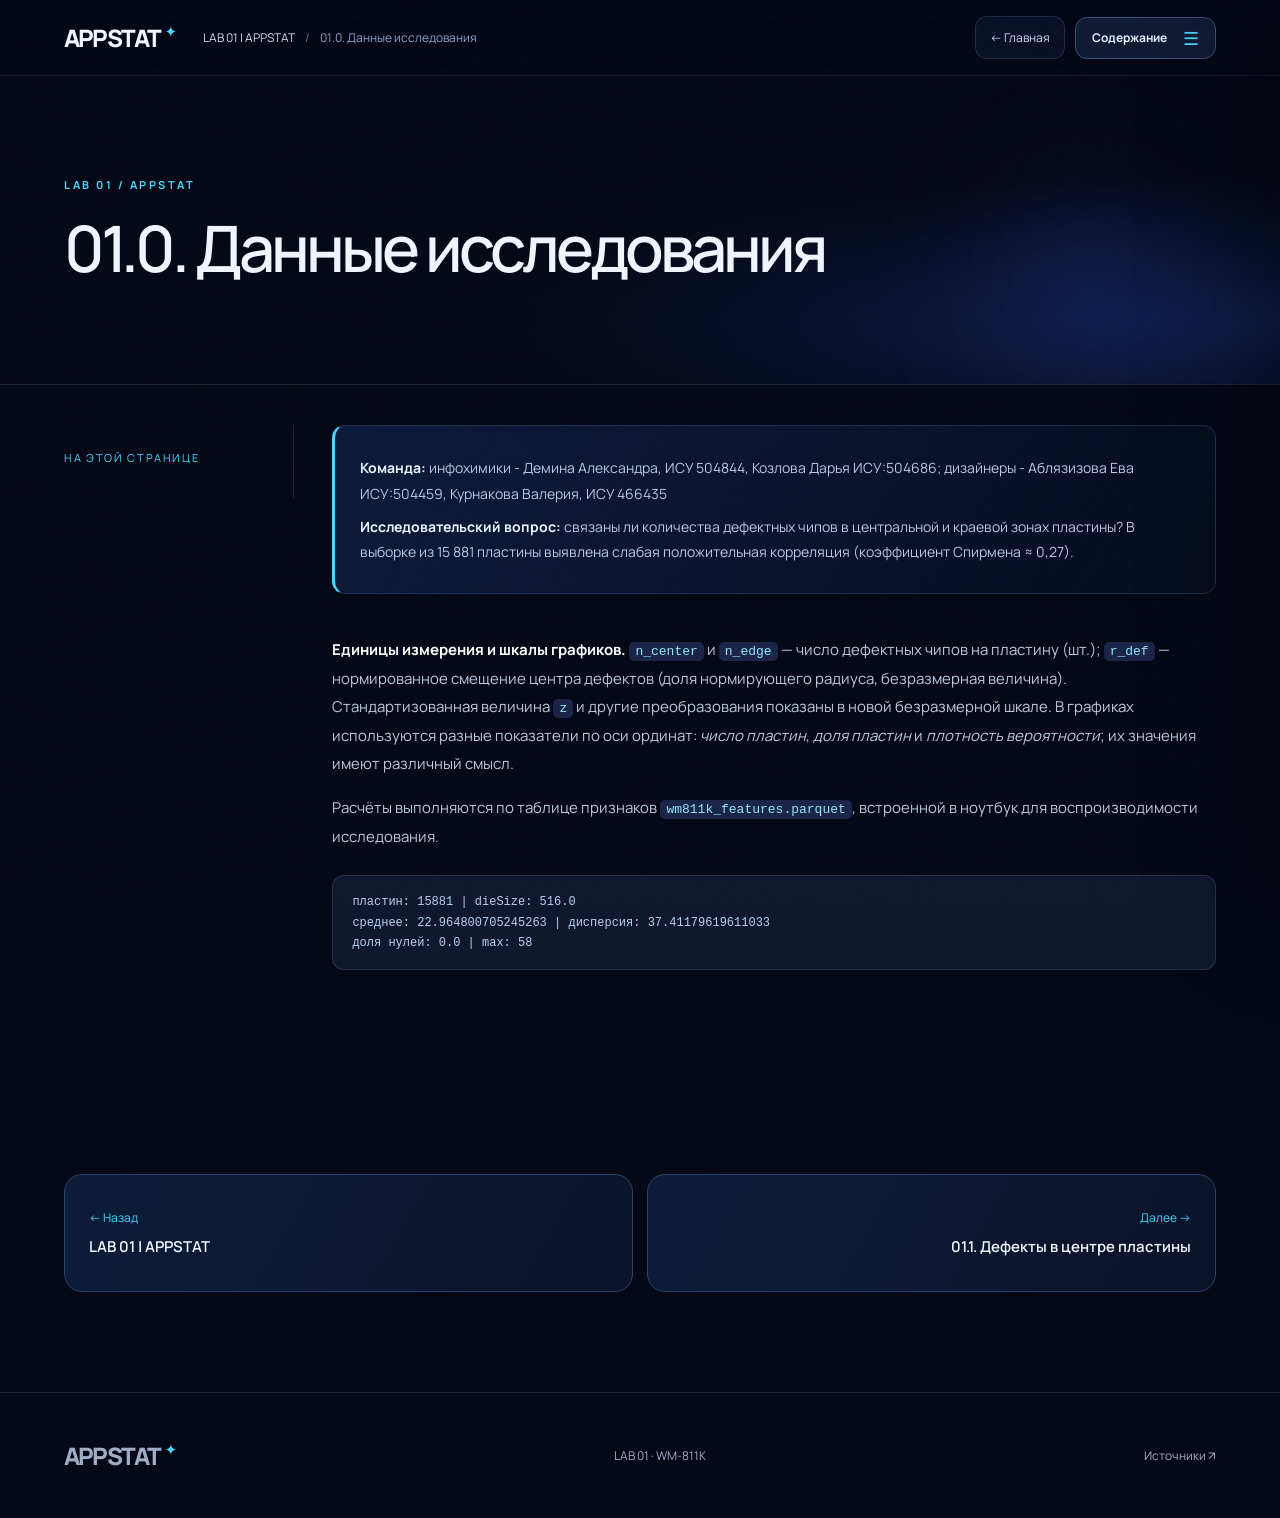
<file: docs/data.html>
<!DOCTYPE html>

<html lang="ru"><head><meta charset="utf-8"/><meta content="width=device-width,initial-scale=1" name="viewport"/><meta content="#050816" name="theme-color"/><meta content="Статистический анализ дефектов полупроводниковых пластин — APPSTAT" name="description"/><title>01.0. Данные исследования — APPSTAT</title><link href="assets/style.css" rel="stylesheet"/></head><body data-page="data"><div class="noise"></div><header class="site-header"><a aria-label="LAB 01 | APPSTAT" class="brand" href="index.html">APPSTAT<span>✦</span></a>
<div aria-label="Текущий раздел" class="breadcrumbs"><a href="index.html">LAB 01 | APPSTAT</a><span class="crumb-sep">/</span><span class="crumb-current">01.0. Данные исследования</span></div>
<div class="header-actions"><a class="header-home" href="index.html">← Главная</a><button aria-controls="drawer" aria-expanded="false" class="menu-toggle" type="button"><span class="menu-caption">Содержание</span><span aria-hidden="true" class="menu-bars">☰</span></button></div></header><div class="mobile-mask" hidden=""></div><aside aria-hidden="true" aria-label="Содержание" class="drawer" id="drawer"><div class="drawer-head"><strong>Содержание</strong><button aria-label="Закрыть меню" class="drawer-close" type="button">×</button></div><nav aria-label="Содержание" class="drawer-body"><a class="nav-root" href="index.html">LAB 01 | APPSTAT</a><a class="nav-group-link" href="index.html#sprint1">01. Первый спринт. Исследование случайных величин</a><div class="drawer-chapter active"><div class="drawer-page-row"><a aria-current="page" class="nav-page active" href="data.html">01.0. Данные исследования</a></div></div><div class="drawer-chapter"><div class="drawer-page-row"><a class="nav-page" href="center.html">01.1. Дефекты в центре пластины</a><button aria-controls="sub-center" aria-expanded="false" aria-label="Подразделы: 01.1. Дефекты в центре пластины" class="nav-expand" type="button"><span aria-hidden="true">⌄</span></button></div><div class="nav-children" hidden="" id="sub-center"><a href="center.html#heading-9">01.1.1. Описание случайной величины</a><a href="center.html#heading-10">01.1.2. Распределение числа дефектов</a><a href="center.html#heading-21">01.1.3. Состоятельность среднего и сравнение выборок</a><a href="center.html#heading-24">01.1.4. Выводы</a></div></div><div class="drawer-chapter"><div class="drawer-page-row"><a class="nav-page" href="edge.html">01.2. Дефекты у края пластины</a><button aria-controls="sub-edge" aria-expanded="false" aria-label="Подразделы: 01.2. Дефекты у края пластины" class="nav-expand" type="button"><span aria-hidden="true">⌄</span></button></div><div class="nav-children" hidden="" id="sub-edge"><a href="edge.html#heading-26">01.2.1. Как определили краевую зону</a><a href="edge.html#heading-29">01.2.2. Случайность: разброс внутри лотов</a><a href="edge.html#heading-33">01.2.3. Распределение числа дефектов</a><a href="edge.html#heading-35">01.2.4. Описательные статистики</a><a href="edge.html#heading-38">01.2.5. Подгонка распределений</a><a href="edge.html#heading-43">01.2.6. Сравнение моделей с данными</a><a href="edge.html#heading-47">01.2.7. Нормализация</a><a href="edge.html#heading-51">01.2.8. Формулы распределений</a><a href="edge.html#heading-52">01.2.9. Проверка оценок на выборках</a><a href="edge.html#heading-54">01.2.10. Состоятельность оценок</a><a href="edge.html#heading-57">01.2.11. Выборки с возвращением и без</a><a href="edge.html#heading-64">01.2.12. Проверка гипотез</a><a href="edge.html#heading-70">01.2.13. Сводная таблица</a><a href="edge.html#heading-72">01.2.14. Выводы</a></div></div><div class="drawer-chapter"><div class="drawer-page-row"><a class="nav-page" href="dependence.html">01.3. Связь числа дефектов в центре и у края</a></div></div><div class="drawer-chapter"><div class="drawer-page-row"><a class="nav-page" href="rdef.html">01.4. Смещение центра дефектов</a><button aria-controls="sub-rdef" aria-expanded="false" aria-label="Подразделы: 01.4. Смещение центра дефектов" class="nav-expand" type="button"><span aria-hidden="true">⌄</span></button></div><div class="nav-children" hidden="" id="sub-rdef"><a href="rdef.html#heading-85">01.4.1. Что измеряем</a><a href="rdef.html#heading-89">01.4.2. Разброс внутри партий</a><a href="rdef.html#heading-94">01.4.3. Распределение смещения</a><a href="rdef.html#heading-96">01.4.4. Описательные статистики</a><a href="rdef.html#heading-99">01.4.5. Сравнение трёх моделей</a><a href="rdef.html#heading-106">01.4.6. Модель равномерных дефектов</a><a href="rdef.html#heading-110">01.4.7. Модели распределения</a><a href="rdef.html#heading-112">01.4.8. Преобразования шкалы</a><a href="rdef.html#heading-116">01.4.9. Проверка оценок на выборках</a><a href="rdef.html#heading-118">01.4.10. Состоятельность оценок</a><a href="rdef.html#heading-121">01.4.11. Выборки с возвращением и без</a><a href="rdef.html#heading-126">01.4.12. Проверка гипотез</a><a href="rdef.html#heading-130">01.4.13. Сводная таблица результатов</a><a href="rdef.html#heading-132">01.4.14. Выводы</a></div></div><div class="drawer-chapter"><div class="drawer-page-row"><a class="nav-page" href="results.html#heading-134">01.5. Выводы первого спринта</a></div></div><div class="drawer-chapter"><div class="drawer-page-row"><a class="nav-page" href="results.html#heading-137">01.6. cat_mark_table</a></div></div><a class="nav-group-link" href="generator.html#heading-139">02. Второй спринт. Генератор случайных чисел</a><div class="drawer-chapter"><div class="drawer-page-row"><a class="nav-page" href="generator.html#heading-140">02.1. Генератор смещения центра дефектов</a><button aria-controls="sub-generator" aria-expanded="false" aria-label="Подразделы: 02.1. Генератор смещения центра дефектов" class="nav-expand" type="button"><span aria-hidden="true">⌄</span></button></div><div class="nav-children" hidden="" id="sub-generator"><a href="generator.html#heading-141">02.1.1. Как получаем случайное смещение</a><a href="generator.html#heading-142">02.1.2. Сравнение с реальными пластинами</a><a href="generator.html#heading-145">02.1.3. Проверка одного числа на графике</a></div></div><div class="drawer-chapter"><div class="drawer-page-row"><a class="nav-page" href="generator.html#heading-149">02.2. cat_mark_table</a></div></div><div class="drawer-chapter"><div class="drawer-page-row"><a class="nav-page" href="sources.html#heading-151">Источники</a></div></div></nav></aside><main id="main"><div class="page-hero"><p class="eyebrow">LAB 01 / APPSTAT</p><span aria-hidden="true" class="scroll-anchor" id="cell-3"></span><h1 class="title-page" id="heading-3">01.0. Данные исследования</h1><div class="hero-orbit"></div></div><div class="article-layout"><aside class="section-index"><p>На этой странице</p><div id="local-index"></div></aside><details class="section-index-mobile"><summary>На этой странице <span aria-hidden="true">⌄</span></summary><nav aria-label="На этой странице" id="local-index-mobile"></nav></details><article class="article-body"><section aria-label="Материалы исследования" class="notebook-context"><p><strong>Команда:</strong> инфохимики - Демина Александра, ИСУ 504844, Козлова Дарья ИСУ:504686; дизайнеры - Аблязизова Ева ИСУ:504459, Курнакова Валерия, ИСУ 466435</p><p><strong>Исследовательский вопрос:</strong> связаны ли количества дефектных чипов в центральной и краевой зонах пластины? В выборке из 15 881 пластины выявлена слабая положительная корреляция (коэффициент Спирмена ≈ 0,27).</p></section>
<section class="cell prose-cell" id="cell-4"><p><strong>Единицы измерения и шкалы графиков.</strong> <code>n_center</code> и <code>n_edge</code> — число дефектных чипов на пластину (шт.); <code>r_def</code> — нормированное смещение центра дефектов (доля нормирующего радиуса, безразмерная величина). Стандартизованная величина <code>z</code> и другие преобразования показаны в новой безразмерной шкале. В графиках используются разные показатели по оси ординат: <em>число пластин</em>, <em>доля пластин</em> и <em>плотность вероятности</em>; их значения имеют различный смысл.</p>
</section>
<section class="cell prose-cell" id="cell-5"><p>Расчёты выполняются по таблице признаков <code>wm811k_features.parquet</code>, встроенной в ноутбук для воспроизводимости исследования.</p>
</section><section class="cell code-cell" id="cell-6"><pre class="output-text">пластин: 15881 | dieSize: 516.0
среднее: 22.964800705245263 | дисперсия: 37.41179619611033
доля нулей: 0.0 | max: 58</pre></section>
</article></div><nav aria-label="Переходы между разделами" class="page-direction"><a class="step-link step-prev" href="index.html"><span class="step-meta">← Назад</span><strong>LAB 01 | APPSTAT</strong></a><a class="step-link step-next" href="center.html"><span class="step-meta">Далее →</span><strong>01.1. Дефекты в центре пластины</strong></a></nav></main><button aria-label="Наверх" class="back-to-top" type="button">↑</button><footer class="site-footer"><a class="brand" href="index.html">APPSTAT<span>✦</span></a><span>LAB 01 · WM-811K</span><a href="sources.html">Источники ↗</a></footer><div aria-label="График" aria-modal="true" class="lightbox" hidden="" role="dialog">
<div class="lightbox-dialog"><div class="lightbox-toolbar"><span>График</span><div class="lightbox-actions">
<button aria-label="Уменьшить график" class="zoom-out" type="button">−</button><output class="zoom-label">100%</output>
<button aria-label="Увеличить график" class="zoom-in" type="button">+</button>
<button aria-label="Закрыть график" class="lightbox-close" type="button">×</button></div></div>
<div class="lightbox-viewport"><img alt="Увеличенный график"/></div></div></div><script>window.MathJax={tex:{inlineMath:[["\\(","\\)"],["$","$"]],displayMath:[["\\[","\\]"]] },options:{skipHtmlTags:["script","noscript","style","textarea","pre","code"]}};</script><script async="" src="assets/vendor/mathjax/tex-svg.js"></script><script src="assets/app.js"></script></body></html>
</file>
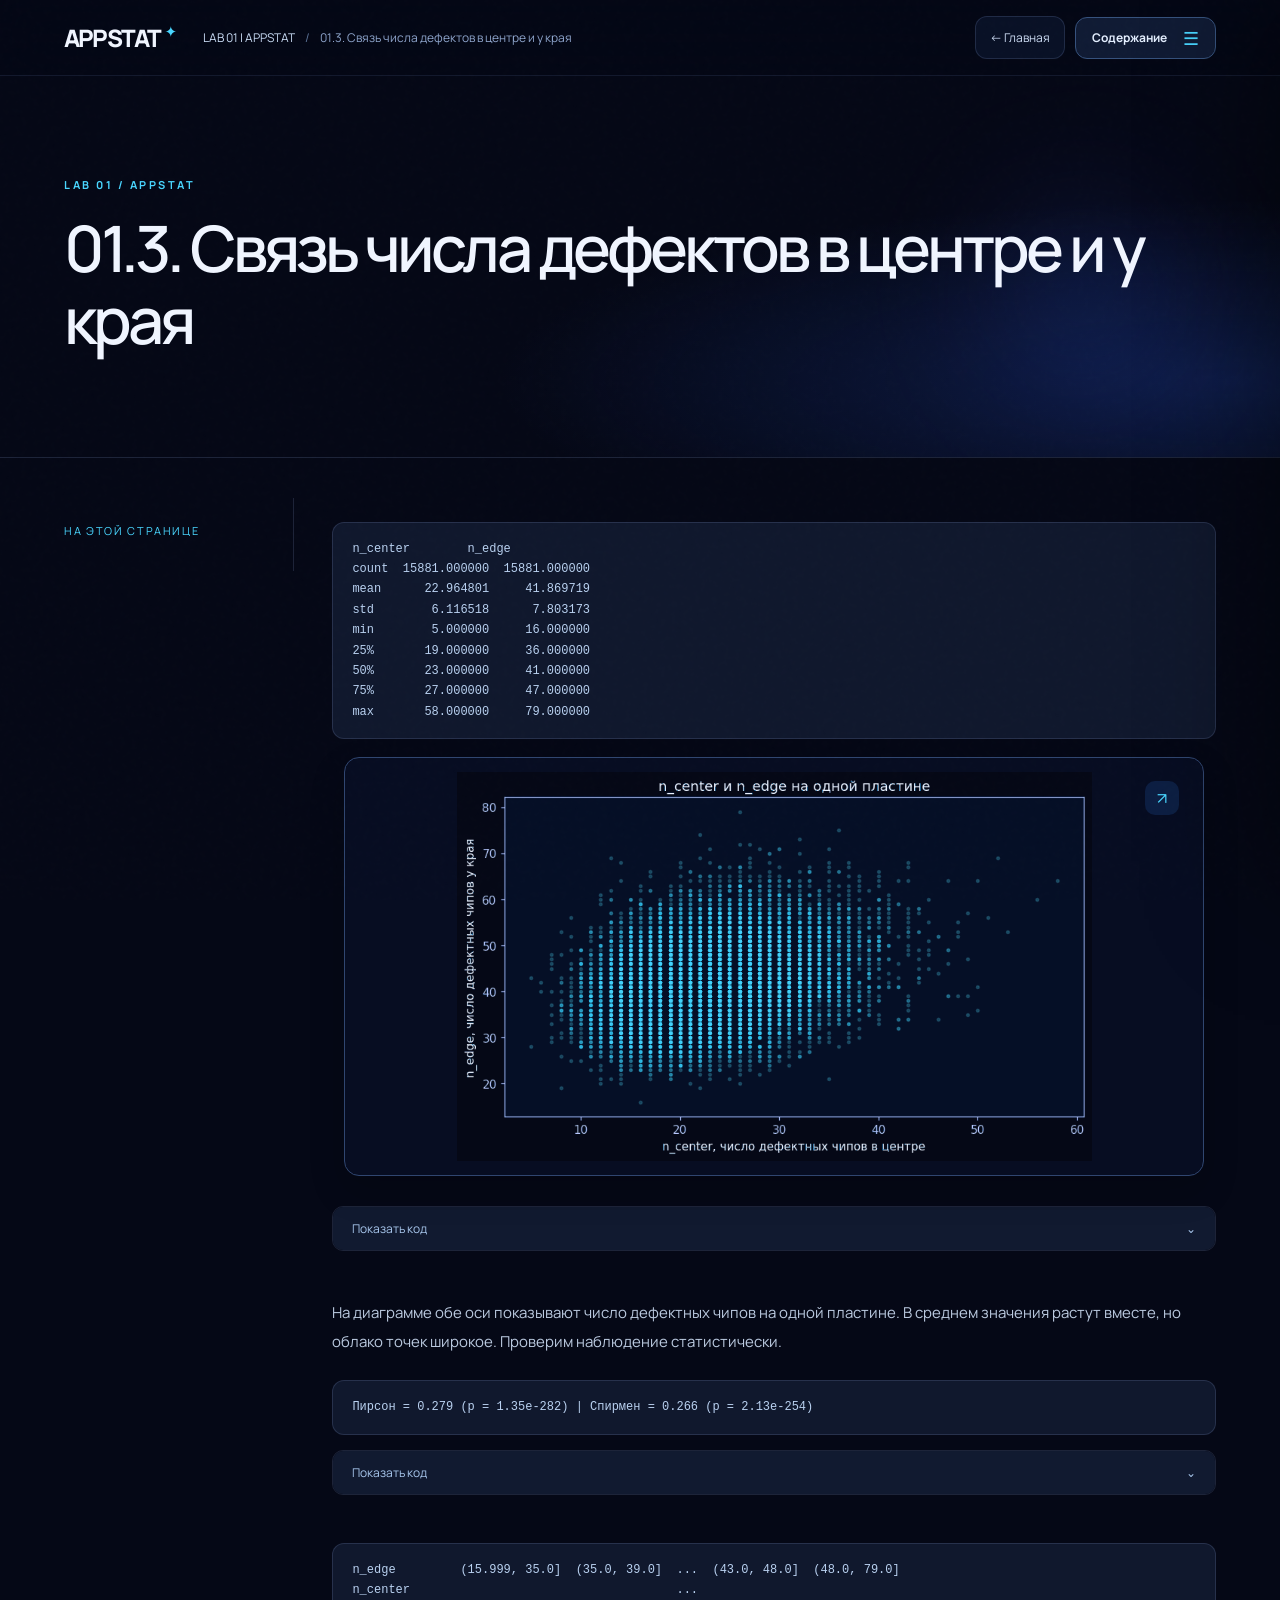
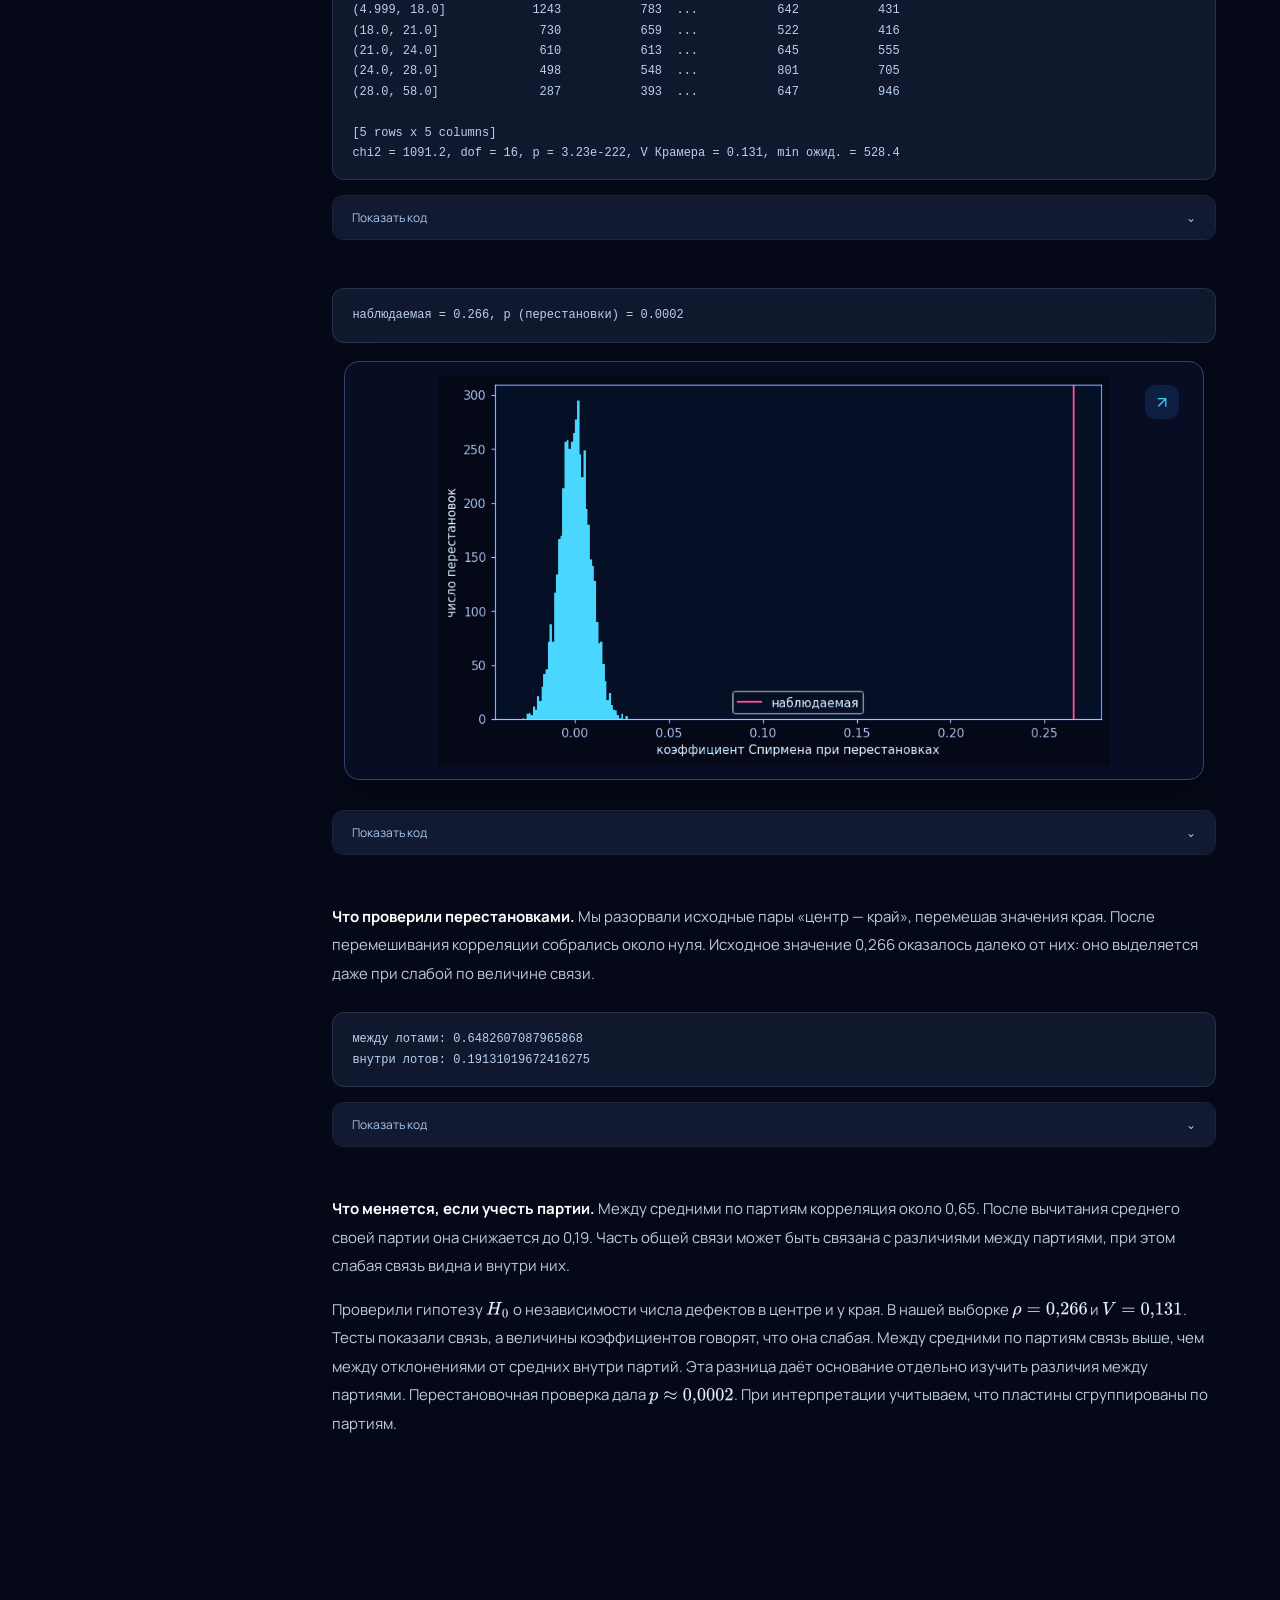
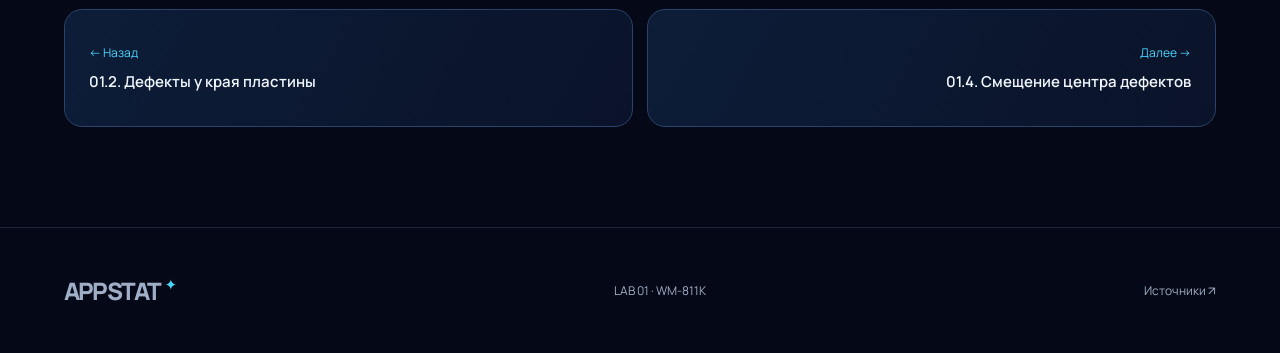
<file: docs/dependence.html>
<!DOCTYPE html>

<html lang="ru"><head><meta charset="utf-8"/><meta content="width=device-width,initial-scale=1" name="viewport"/><meta content="#050816" name="theme-color"/><meta content="Статистический анализ дефектов полупроводниковых пластин — APPSTAT" name="description"/><title>01.3. Связь числа дефектов в центре и у края — APPSTAT</title><link href="assets/style.css" rel="stylesheet"/></head><body data-page="dependence"><div class="noise"></div><header class="site-header"><a aria-label="LAB 01 | APPSTAT" class="brand" href="index.html">APPSTAT<span>✦</span></a>
<div aria-label="Текущий раздел" class="breadcrumbs"><a href="index.html">LAB 01 | APPSTAT</a><span class="crumb-sep">/</span><span class="crumb-current">01.3. Связь числа дефектов в центре и у края</span></div>
<div class="header-actions"><a class="header-home" href="index.html">← Главная</a><button aria-controls="drawer" aria-expanded="false" class="menu-toggle" type="button"><span class="menu-caption">Содержание</span><span aria-hidden="true" class="menu-bars">☰</span></button></div></header><div class="mobile-mask" hidden=""></div><aside aria-hidden="true" aria-label="Содержание" class="drawer" id="drawer"><div class="drawer-head"><strong>Содержание</strong><button aria-label="Закрыть меню" class="drawer-close" type="button">×</button></div><nav aria-label="Содержание" class="drawer-body"><a class="nav-root" href="index.html">LAB 01 | APPSTAT</a><a class="nav-group-link" href="index.html#sprint1">01. Первый спринт. Исследование случайных величин</a><div class="drawer-chapter"><div class="drawer-page-row"><a class="nav-page" href="data.html">01.0. Данные исследования</a></div></div><div class="drawer-chapter"><div class="drawer-page-row"><a class="nav-page" href="center.html">01.1. Дефекты в центре пластины</a><button aria-controls="sub-center" aria-expanded="false" aria-label="Подразделы: 01.1. Дефекты в центре пластины" class="nav-expand" type="button"><span aria-hidden="true">⌄</span></button></div><div class="nav-children" hidden="" id="sub-center"><a href="center.html#heading-9">01.1.1. Описание случайной величины</a><a href="center.html#heading-10">01.1.2. Распределение числа дефектов</a><a href="center.html#heading-21">01.1.3. Состоятельность среднего и сравнение выборок</a><a href="center.html#heading-24">01.1.4. Выводы</a></div></div><div class="drawer-chapter"><div class="drawer-page-row"><a class="nav-page" href="edge.html">01.2. Дефекты у края пластины</a><button aria-controls="sub-edge" aria-expanded="false" aria-label="Подразделы: 01.2. Дефекты у края пластины" class="nav-expand" type="button"><span aria-hidden="true">⌄</span></button></div><div class="nav-children" hidden="" id="sub-edge"><a href="edge.html#heading-26">01.2.1. Как определили краевую зону</a><a href="edge.html#heading-29">01.2.2. Случайность: разброс внутри лотов</a><a href="edge.html#heading-33">01.2.3. Распределение числа дефектов</a><a href="edge.html#heading-35">01.2.4. Описательные статистики</a><a href="edge.html#heading-38">01.2.5. Подгонка распределений</a><a href="edge.html#heading-43">01.2.6. Сравнение моделей с данными</a><a href="edge.html#heading-47">01.2.7. Нормализация</a><a href="edge.html#heading-51">01.2.8. Формулы распределений</a><a href="edge.html#heading-52">01.2.9. Проверка оценок на выборках</a><a href="edge.html#heading-54">01.2.10. Состоятельность оценок</a><a href="edge.html#heading-57">01.2.11. Выборки с возвращением и без</a><a href="edge.html#heading-64">01.2.12. Проверка гипотез</a><a href="edge.html#heading-70">01.2.13. Сводная таблица</a><a href="edge.html#heading-72">01.2.14. Выводы</a></div></div><div class="drawer-chapter active"><div class="drawer-page-row"><a aria-current="page" class="nav-page active" href="dependence.html">01.3. Связь числа дефектов в центре и у края</a></div></div><div class="drawer-chapter"><div class="drawer-page-row"><a class="nav-page" href="rdef.html">01.4. Смещение центра дефектов</a><button aria-controls="sub-rdef" aria-expanded="false" aria-label="Подразделы: 01.4. Смещение центра дефектов" class="nav-expand" type="button"><span aria-hidden="true">⌄</span></button></div><div class="nav-children" hidden="" id="sub-rdef"><a href="rdef.html#heading-85">01.4.1. Что измеряем</a><a href="rdef.html#heading-89">01.4.2. Разброс внутри партий</a><a href="rdef.html#heading-94">01.4.3. Распределение смещения</a><a href="rdef.html#heading-96">01.4.4. Описательные статистики</a><a href="rdef.html#heading-99">01.4.5. Сравнение трёх моделей</a><a href="rdef.html#heading-106">01.4.6. Модель равномерных дефектов</a><a href="rdef.html#heading-110">01.4.7. Модели распределения</a><a href="rdef.html#heading-112">01.4.8. Преобразования шкалы</a><a href="rdef.html#heading-116">01.4.9. Проверка оценок на выборках</a><a href="rdef.html#heading-118">01.4.10. Состоятельность оценок</a><a href="rdef.html#heading-121">01.4.11. Выборки с возвращением и без</a><a href="rdef.html#heading-126">01.4.12. Проверка гипотез</a><a href="rdef.html#heading-130">01.4.13. Сводная таблица результатов</a><a href="rdef.html#heading-132">01.4.14. Выводы</a></div></div><div class="drawer-chapter"><div class="drawer-page-row"><a class="nav-page" href="results.html#heading-134">01.5. Выводы первого спринта</a></div></div><div class="drawer-chapter"><div class="drawer-page-row"><a class="nav-page" href="results.html#heading-137">01.6. cat_mark_table</a></div></div><a class="nav-group-link" href="generator.html#heading-139">02. Второй спринт. Генератор случайных чисел</a><div class="drawer-chapter"><div class="drawer-page-row"><a class="nav-page" href="generator.html#heading-140">02.1. Генератор смещения центра дефектов</a><button aria-controls="sub-generator" aria-expanded="false" aria-label="Подразделы: 02.1. Генератор смещения центра дефектов" class="nav-expand" type="button"><span aria-hidden="true">⌄</span></button></div><div class="nav-children" hidden="" id="sub-generator"><a href="generator.html#heading-141">02.1.1. Как получаем случайное смещение</a><a href="generator.html#heading-142">02.1.2. Сравнение с реальными пластинами</a><a href="generator.html#heading-145">02.1.3. Проверка одного числа на графике</a></div></div><div class="drawer-chapter"><div class="drawer-page-row"><a class="nav-page" href="generator.html#heading-149">02.2. cat_mark_table</a></div></div><div class="drawer-chapter"><div class="drawer-page-row"><a class="nav-page" href="sources.html#heading-151">Источники</a></div></div></nav></aside><main id="main"><div class="page-hero"><p class="eyebrow">LAB 01 / APPSTAT</p><span aria-hidden="true" class="scroll-anchor" id="cell-74"></span><h1 class="title-page" id="heading-74">01.3. Связь числа дефектов в центре и у края</h1><div class="hero-orbit"></div></div><div class="article-layout"><aside class="section-index"><p>На этой странице</p><div id="local-index"></div></aside><details class="section-index-mobile"><summary>На этой странице <span aria-hidden="true">⌄</span></summary><nav aria-label="На этой странице" id="local-index-mobile"></nav></details><article class="article-body">
<section class="cell code-cell" id="cell-75"><pre class="output-text">n_center        n_edge
count  15881.000000  15881.000000
mean      22.964801     41.869719
std        6.116518      7.803173
min        5.000000     16.000000
25%       19.000000     36.000000
50%       23.000000     41.000000
75%       27.000000     47.000000
max       58.000000     79.000000</pre><button aria-label="Увеличить график" class="chart-expand" data-img="assets/charts/chart-75-1.png"><img alt="График исследования" loading="lazy" src="assets/charts/chart-75-1.png"/><span class="expand-label">↗</span></button><details class="code-details"><summary>Показать код <span>⌄</span></summary><pre><code># @title Показать код
c, e = df["n_center"], df["n_edge"]
N = len(df)
print(df[["n_center", "n_edge"]].describe())

fig, ax = plt.subplots(figsize=(8.8, 5.2))
ax.scatter(c, e, s=8, alpha=0.22, color=SPACE_COLORS["cyan"], edgecolors="none")
ax.set_xlabel("n_center, число дефектных чипов в центре")
ax.set_ylabel("n_edge, число дефектных чипов у края")
ax.set_title("n_center и n_edge на одной пластине")
style_axis(ax)
plt.show()
</code></pre></details></section>
<section class="cell prose-cell" id="cell-76"><p>На диаграмме обе оси показывают число дефектных чипов на одной пластине. В среднем значения растут вместе, но облако точек широкое. Проверим наблюдение статистически.</p>
</section>
<section class="cell code-cell" id="cell-77"><pre class="output-text">Пирсон = 0.279 (p = 1.35e-282) | Спирмен = 0.266 (p = 2.13e-254)</pre><details class="code-details"><summary>Показать код <span>⌄</span></summary><pre><code># @title Показать код
pr, pr_p = stats.pearsonr(c, e)
sp, sp_p = stats.spearmanr(c, e)
print(f"Пирсон = {pr:.3f} (p = {pr_p:.3g}) | Спирмен = {sp:.3f} (p = {sp_p:.3g})")</code></pre></details></section>
<section class="cell code-cell" id="cell-78"><pre class="output-text">n_edge         (15.999, 35.0]  (35.0, 39.0]  ...  (43.0, 48.0]  (48.0, 79.0]
n_center                                     ...                            
(4.999, 18.0]            1243           783  ...           642           431
(18.0, 21.0]              730           659  ...           522           416
(21.0, 24.0]              610           613  ...           645           555
(24.0, 28.0]              498           548  ...           801           705
(28.0, 58.0]              287           393  ...           647           946

[5 rows x 5 columns]
chi2 = 1091.2, dof = 16, p = 3.23e-222, V Крамера = 0.131, min ожид. = 528.4</pre><details class="code-details"><summary>Показать код <span>⌄</span></summary><pre><code># @title Показать код
cb = pd.qcut(c, 5, duplicates="drop")
eb = pd.qcut(e, 5, duplicates="drop")
tab = pd.crosstab(cb, eb)
chi2, p, dof, exp = stats.chi2_contingency(tab)
V = np.sqrt(chi2 / (N * (min(tab.shape) - 1)))
print(tab)
print(f"chi2 = {chi2:.1f}, dof = {dof}, p = {p:.3g}, V Крамера = {V:.3f}, min ожид. = {exp.min():.1f}")</code></pre></details></section>
<section class="cell code-cell" id="cell-79"><pre class="output-text">наблюдаемая = 0.266, p (перестановки) = 0.0002</pre><button aria-label="Увеличить график" class="chart-expand" data-img="assets/charts/chart-79-1.png"><img alt="График исследования" loading="lazy" src="assets/charts/chart-79-1.png"/><span class="expand-label">↗</span></button><details class="code-details"><summary>Показать код <span>⌄</span></summary><pre><code># @title Показать код
rng = np.random.default_rng(0)
rc, re_ = stats.rankdata(c), stats.rankdata(e)
obs = np.corrcoef(rc, re_)[0, 1]
perm = np.array([np.corrcoef(rc, rng.permutation(re_))[0, 1] for _ in range(5000)])
p_perm = (np.sum(np.abs(perm) &gt;= abs(obs)) + 1) / (len(perm) + 1)
print(f"наблюдаемая = {obs:.3f}, p (перестановки) = {p_perm:.4f}")

fig, ax = plt.subplots(figsize=(8, 4.2))
ax.hist(perm, bins=50, color=SPACE_COLORS["violet"], edgecolor=SPACE_COLORS["soft"], alpha=0.82)
ax.axvline(obs, color=SPACE_COLORS["gold"], linewidth=1.8, label="наблюдаемая")
ax.set_xlabel("коэффициент Спирмена при перестановках")
ax.set_ylabel("число перестановок")
ax.legend()
style_axis(ax)
plt.show()
</code></pre></details></section>
<section class="cell prose-cell" id="cell-80"><p><strong>Что проверили перестановками.</strong> Мы разорвали исходные пары «центр — край», перемешав значения края. После перемешивания корреляции собрались около нуля. Исходное значение 0,266 оказалось далеко от них: оно выделяется даже при слабой по величине связи.</p>
</section>
<section class="cell code-cell" id="cell-81"><pre class="output-text">между лотами: 0.6482607087965868
внутри лотов: 0.19131019672416275</pre><details class="code-details"><summary>Показать код <span>⌄</span></summary><pre><code># @title Показать код
g = df.groupby("lotName")[["n_center", "n_edge"]]
print("между лотами:", g.mean().corr(method="spearman").iloc[0, 1])
dev = df[["n_center", "n_edge"]] - g.transform("mean")
print("внутри лотов:", stats.spearmanr(dev["n_center"], dev["n_edge"])[0])</code></pre></details></section>
<section class="cell prose-cell" id="cell-82"><p><strong>Что меняется, если учесть партии.</strong> Между средними по партиям корреляция около 0,65. После вычитания среднего своей партии она снижается до 0,19. Часть общей связи может быть связана с различиями между партиями, при этом слабая связь видна и внутри них.</p>
</section>
<section class="cell prose-cell" id="cell-83"><p>Проверили гипотезу <span class="math">\(H_0\)</span> о независимости числа дефектов в центре и у края. В нашей выборке <span class="math">\(\rho=0{,}266\)</span> и <span class="math">\(V=0{,}131\)</span>. Тесты показали связь, а величины коэффициентов говорят, что она слабая. Между средними по партиям связь выше, чем между отклонениями от средних внутри партий. Эта разница даёт основание отдельно изучить различия между партиями. Перестановочная проверка дала <span class="math">\(p\approx0{,}0002\)</span>. При интерпретации учитываем, что пластины сгруппированы по партиям.</p>
</section></article></div><nav aria-label="Переходы между разделами" class="page-direction"><a class="step-link step-prev" href="edge.html"><span class="step-meta">← Назад</span><strong>01.2. Дефекты у края пластины</strong></a><a class="step-link step-next" href="rdef.html"><span class="step-meta">Далее →</span><strong>01.4. Смещение центра дефектов</strong></a></nav></main><button aria-label="Наверх" class="back-to-top" type="button">↑</button><footer class="site-footer"><a class="brand" href="index.html">APPSTAT<span>✦</span></a><span>LAB 01 · WM-811K</span><a href="sources.html">Источники ↗</a></footer><div aria-label="График" aria-modal="true" class="lightbox" hidden="" role="dialog">
<div class="lightbox-dialog"><div class="lightbox-toolbar"><span>График</span><div class="lightbox-actions">
<button aria-label="Уменьшить график" class="zoom-out" type="button">−</button><output class="zoom-label">100%</output>
<button aria-label="Увеличить график" class="zoom-in" type="button">+</button>
<button aria-label="Закрыть график" class="lightbox-close" type="button">×</button></div></div>
<div class="lightbox-viewport"><img alt="Увеличенный график"/></div></div></div><script>window.MathJax={tex:{inlineMath:[["\\(","\\)"],["$","$"]],displayMath:[["\\[","\\]"]] },options:{skipHtmlTags:["script","noscript","style","textarea","pre","code"]}};</script><script async="" src="assets/vendor/mathjax/tex-svg.js"></script><script src="assets/app.js"></script></body></html>
</file>
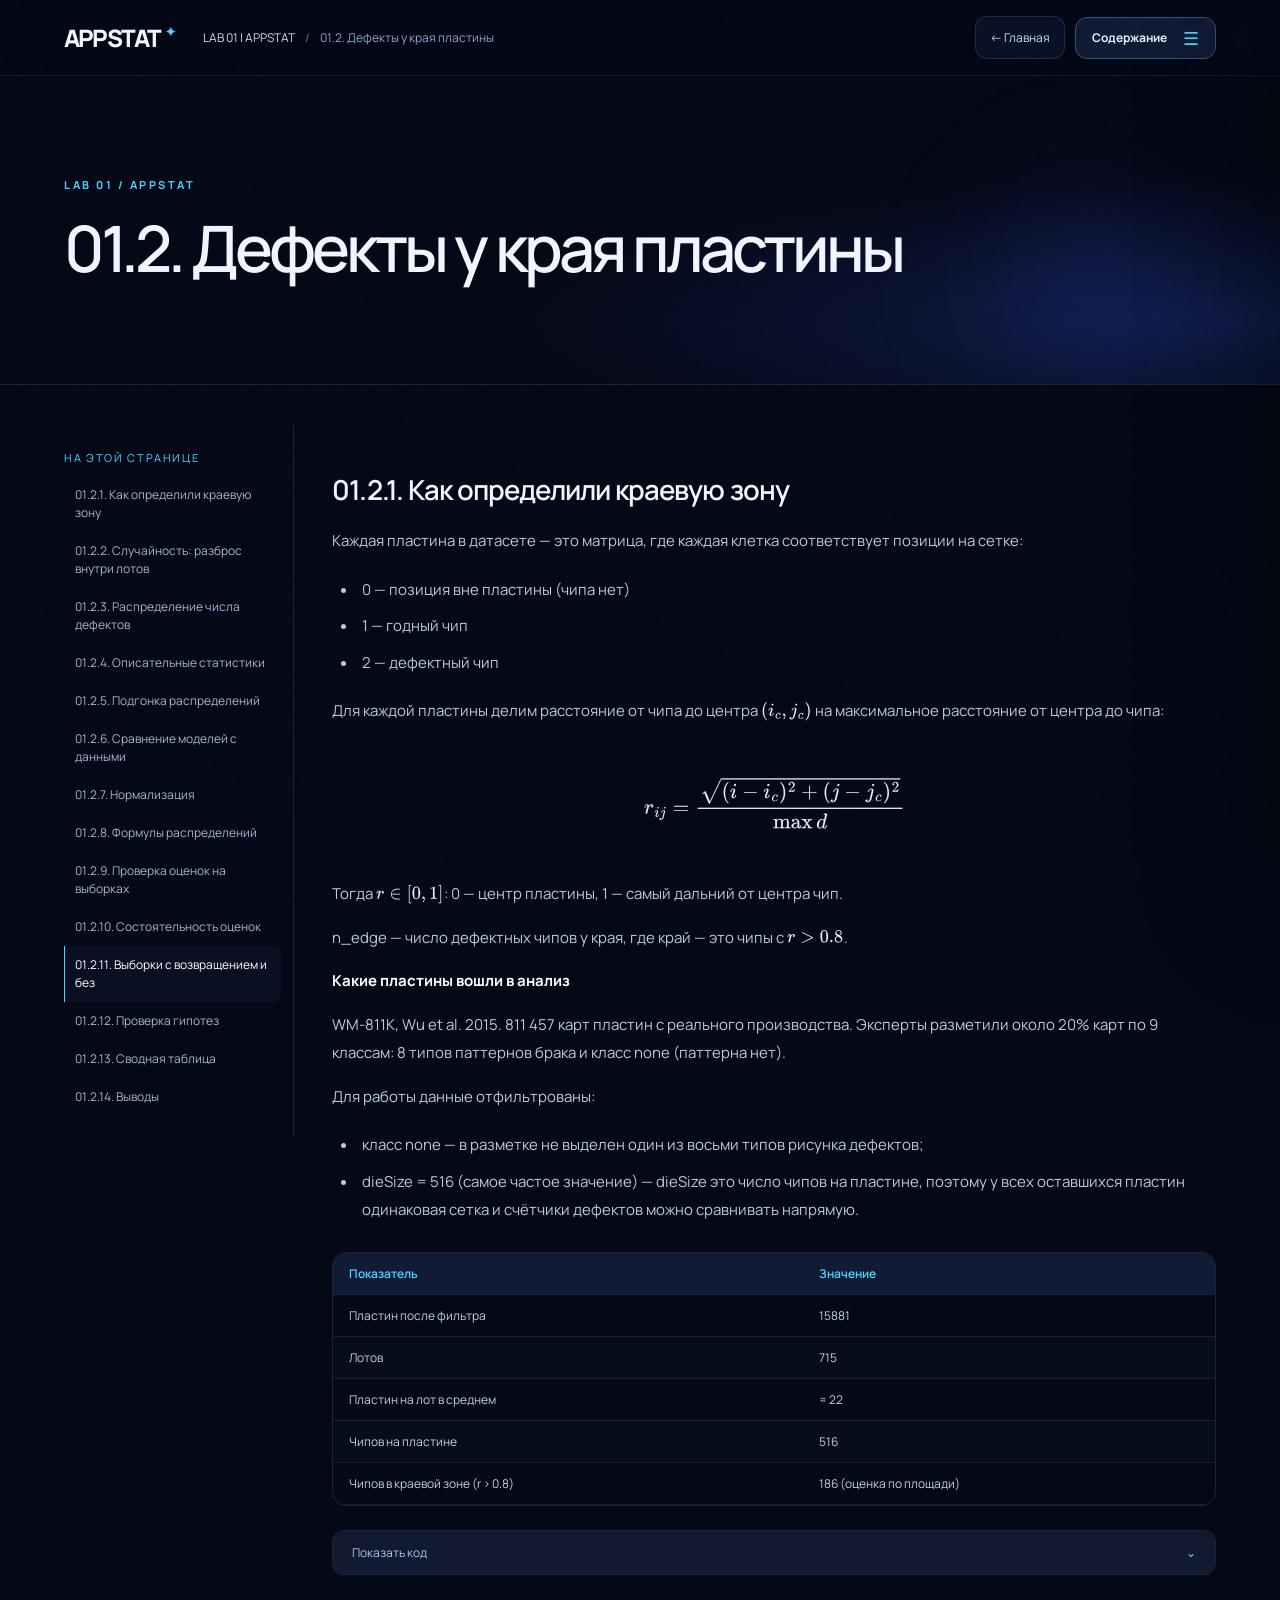
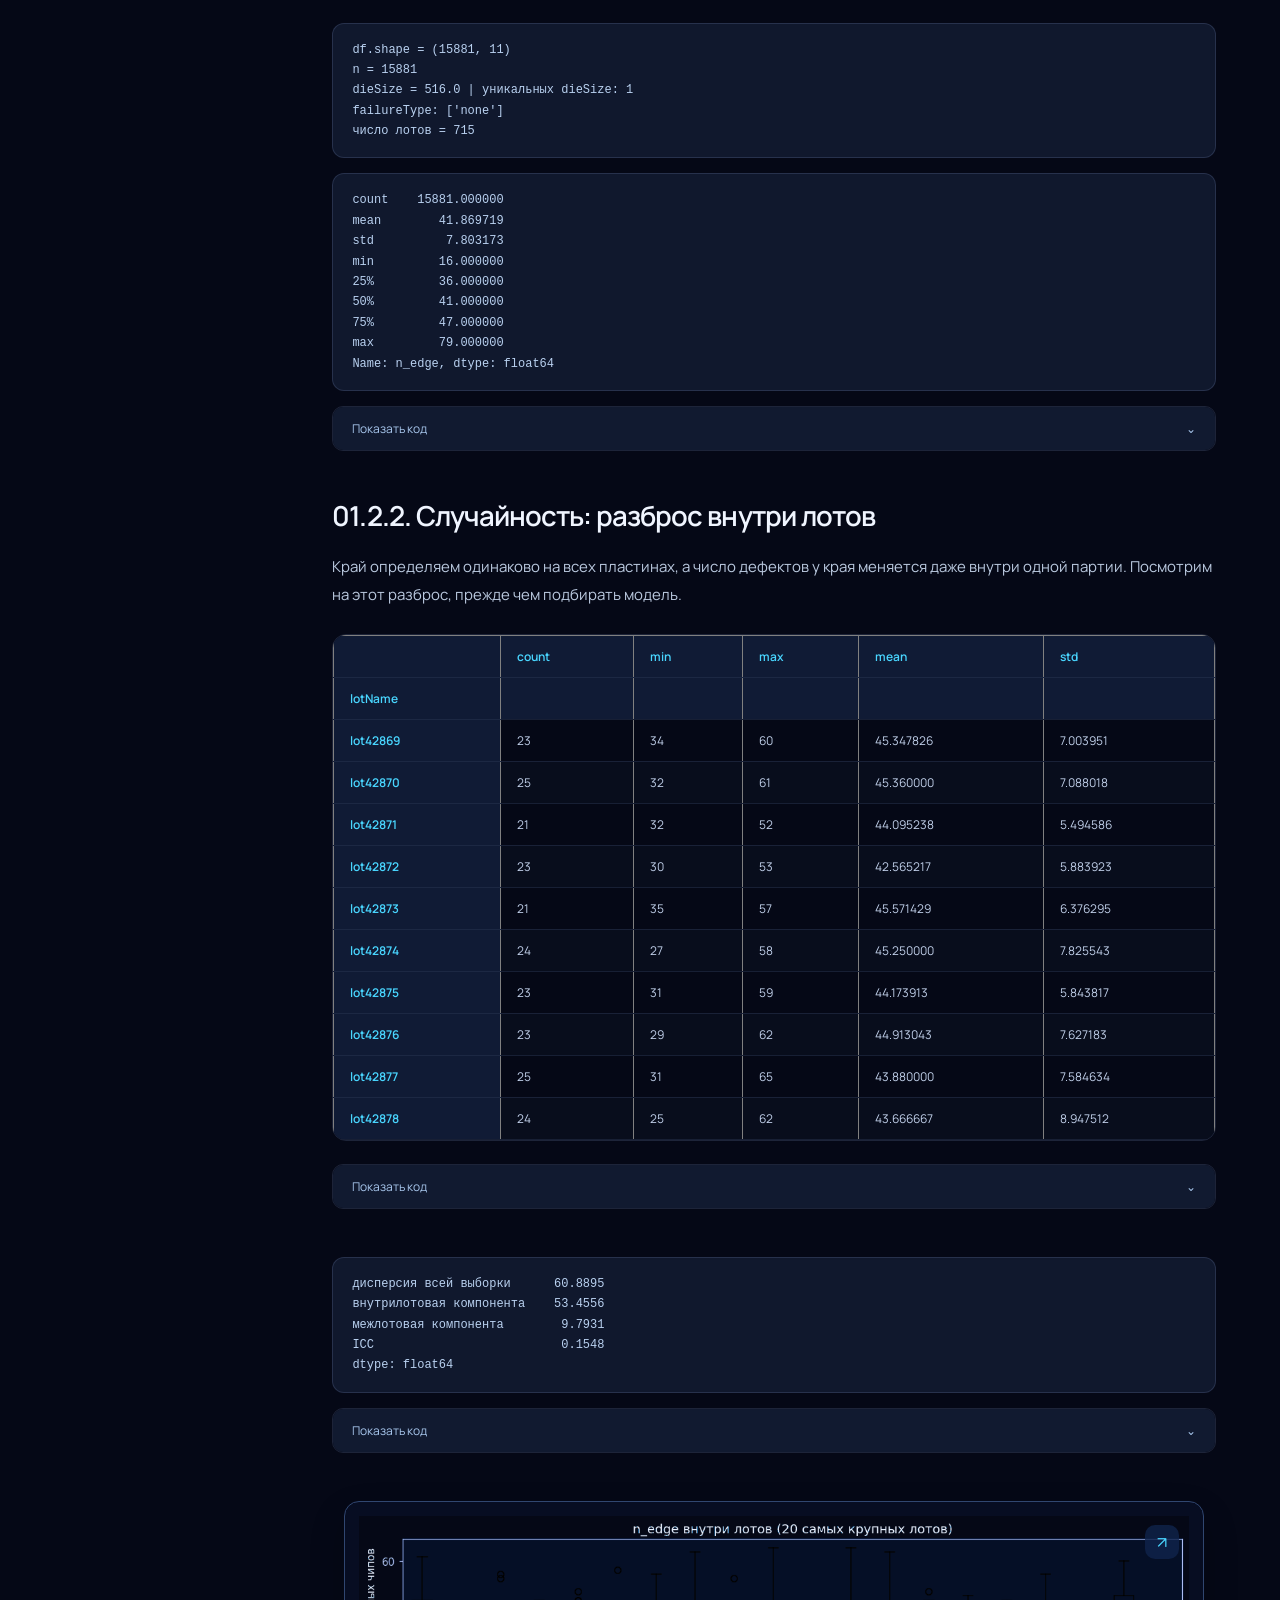
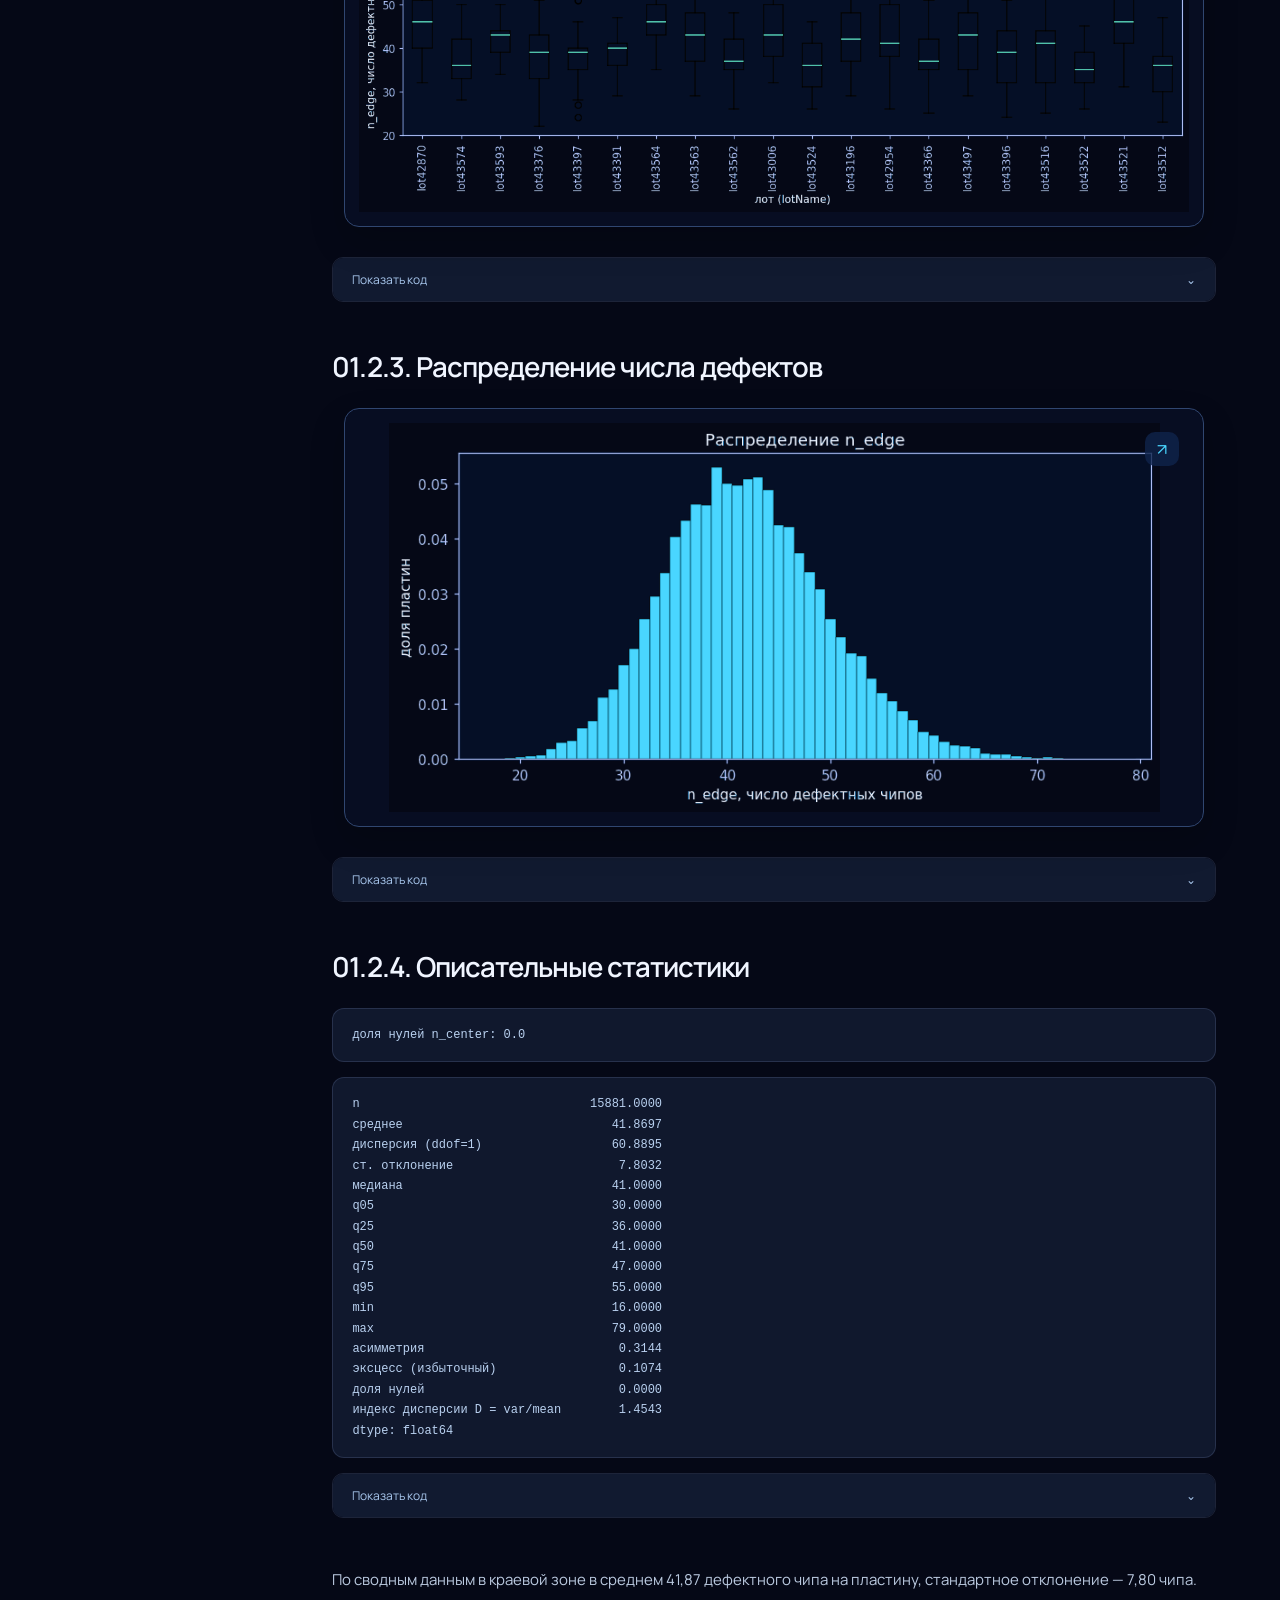
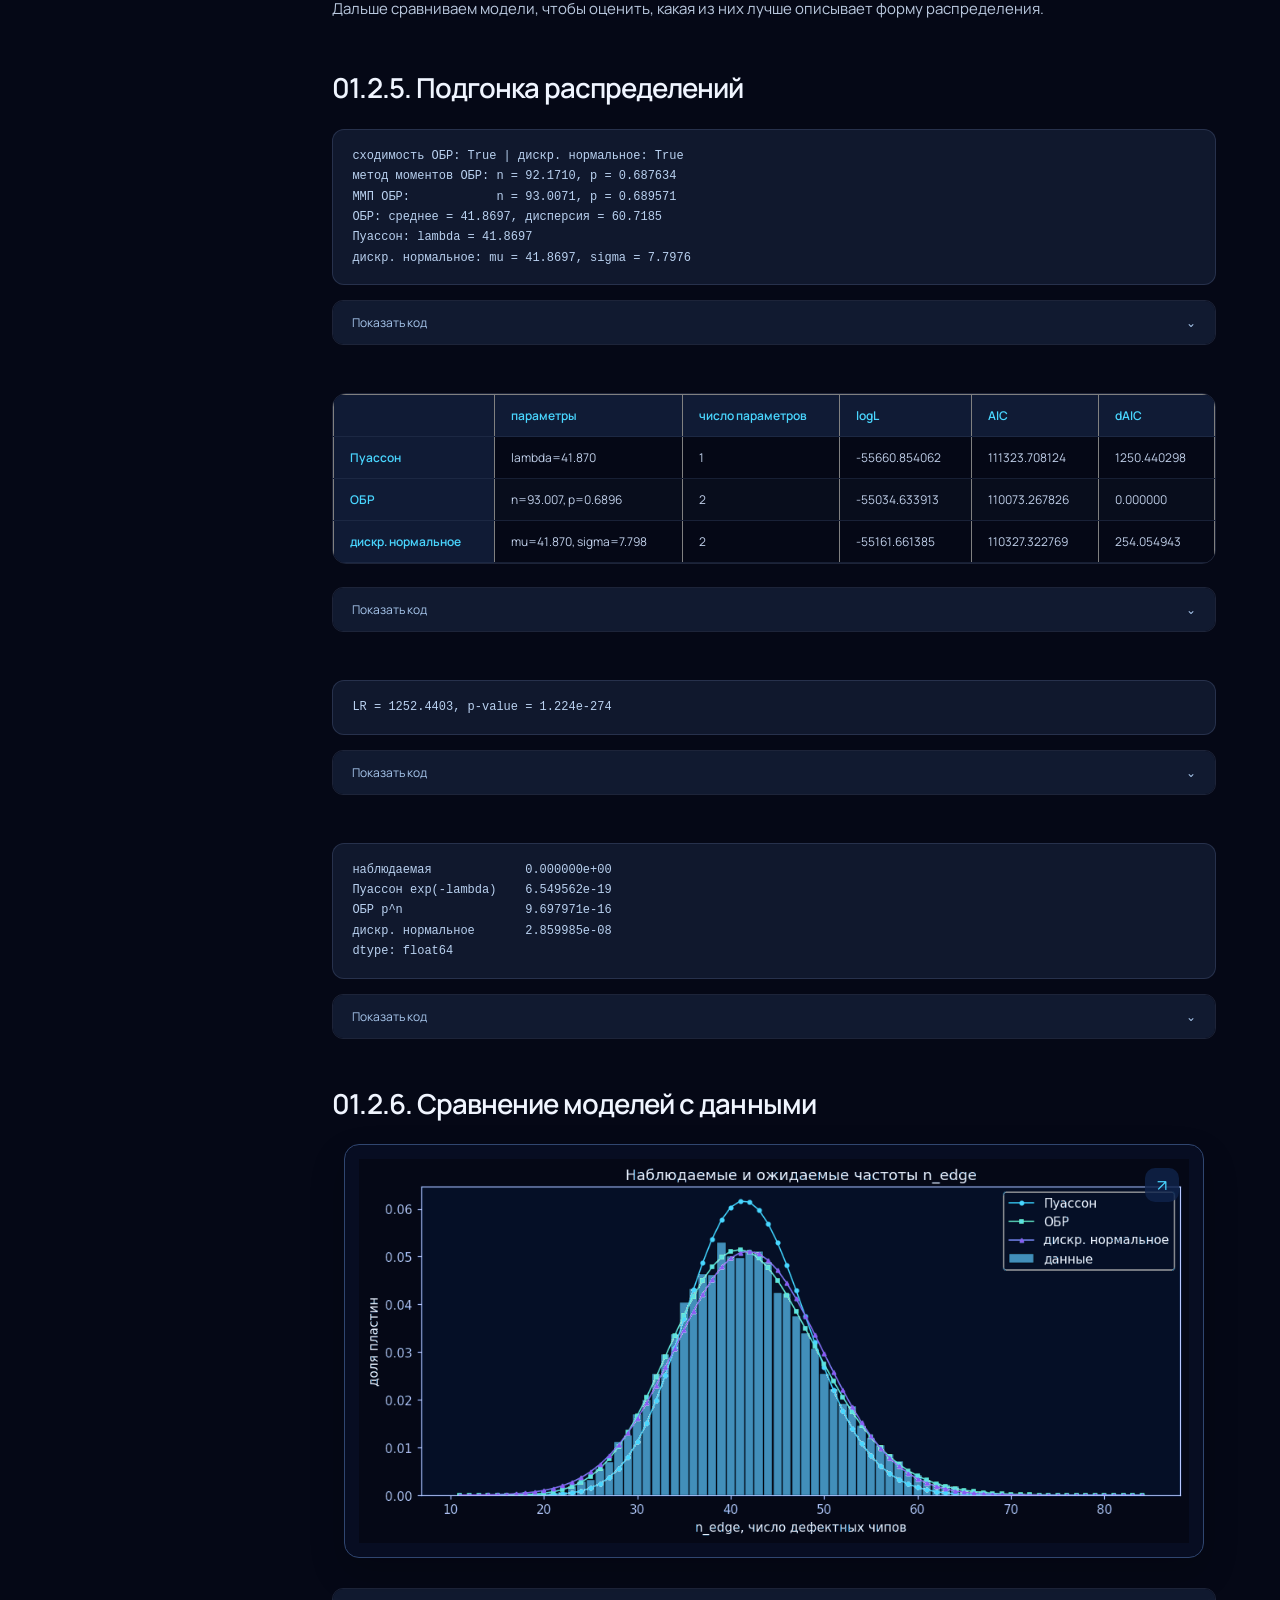
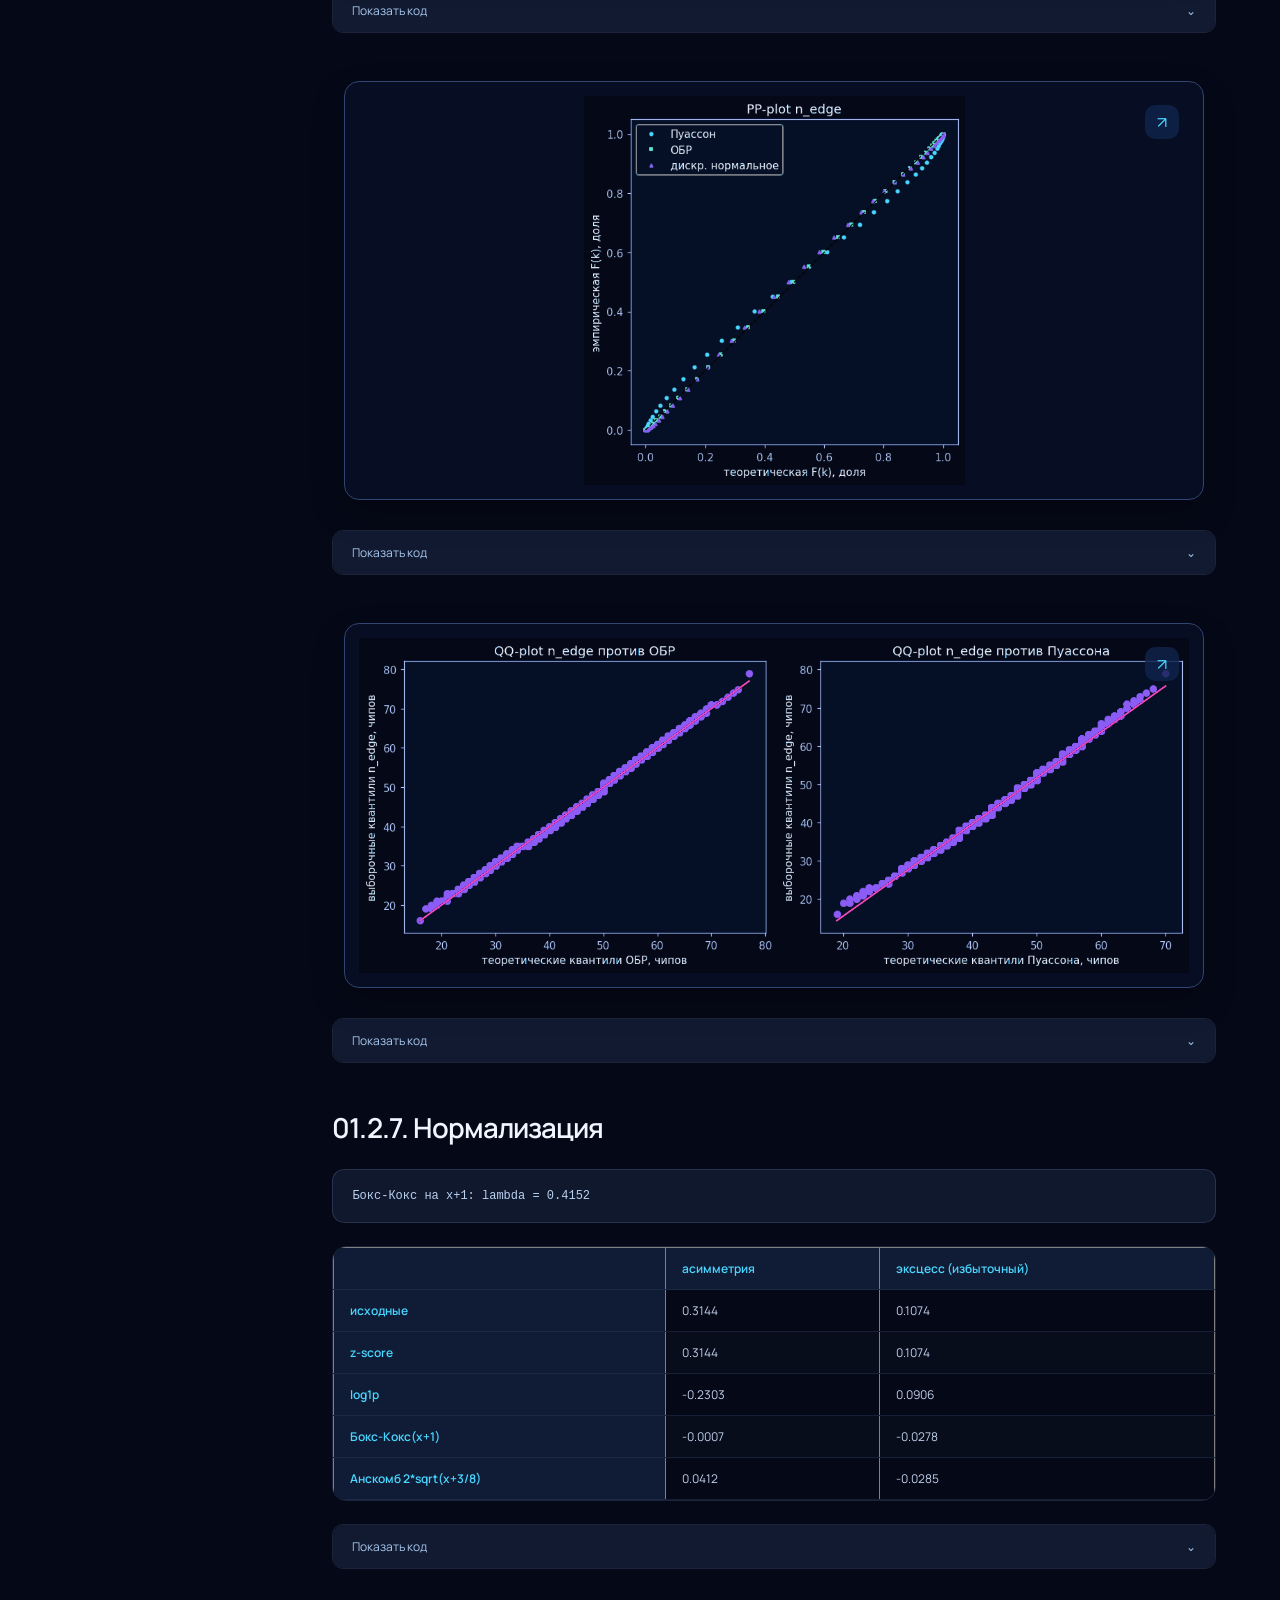
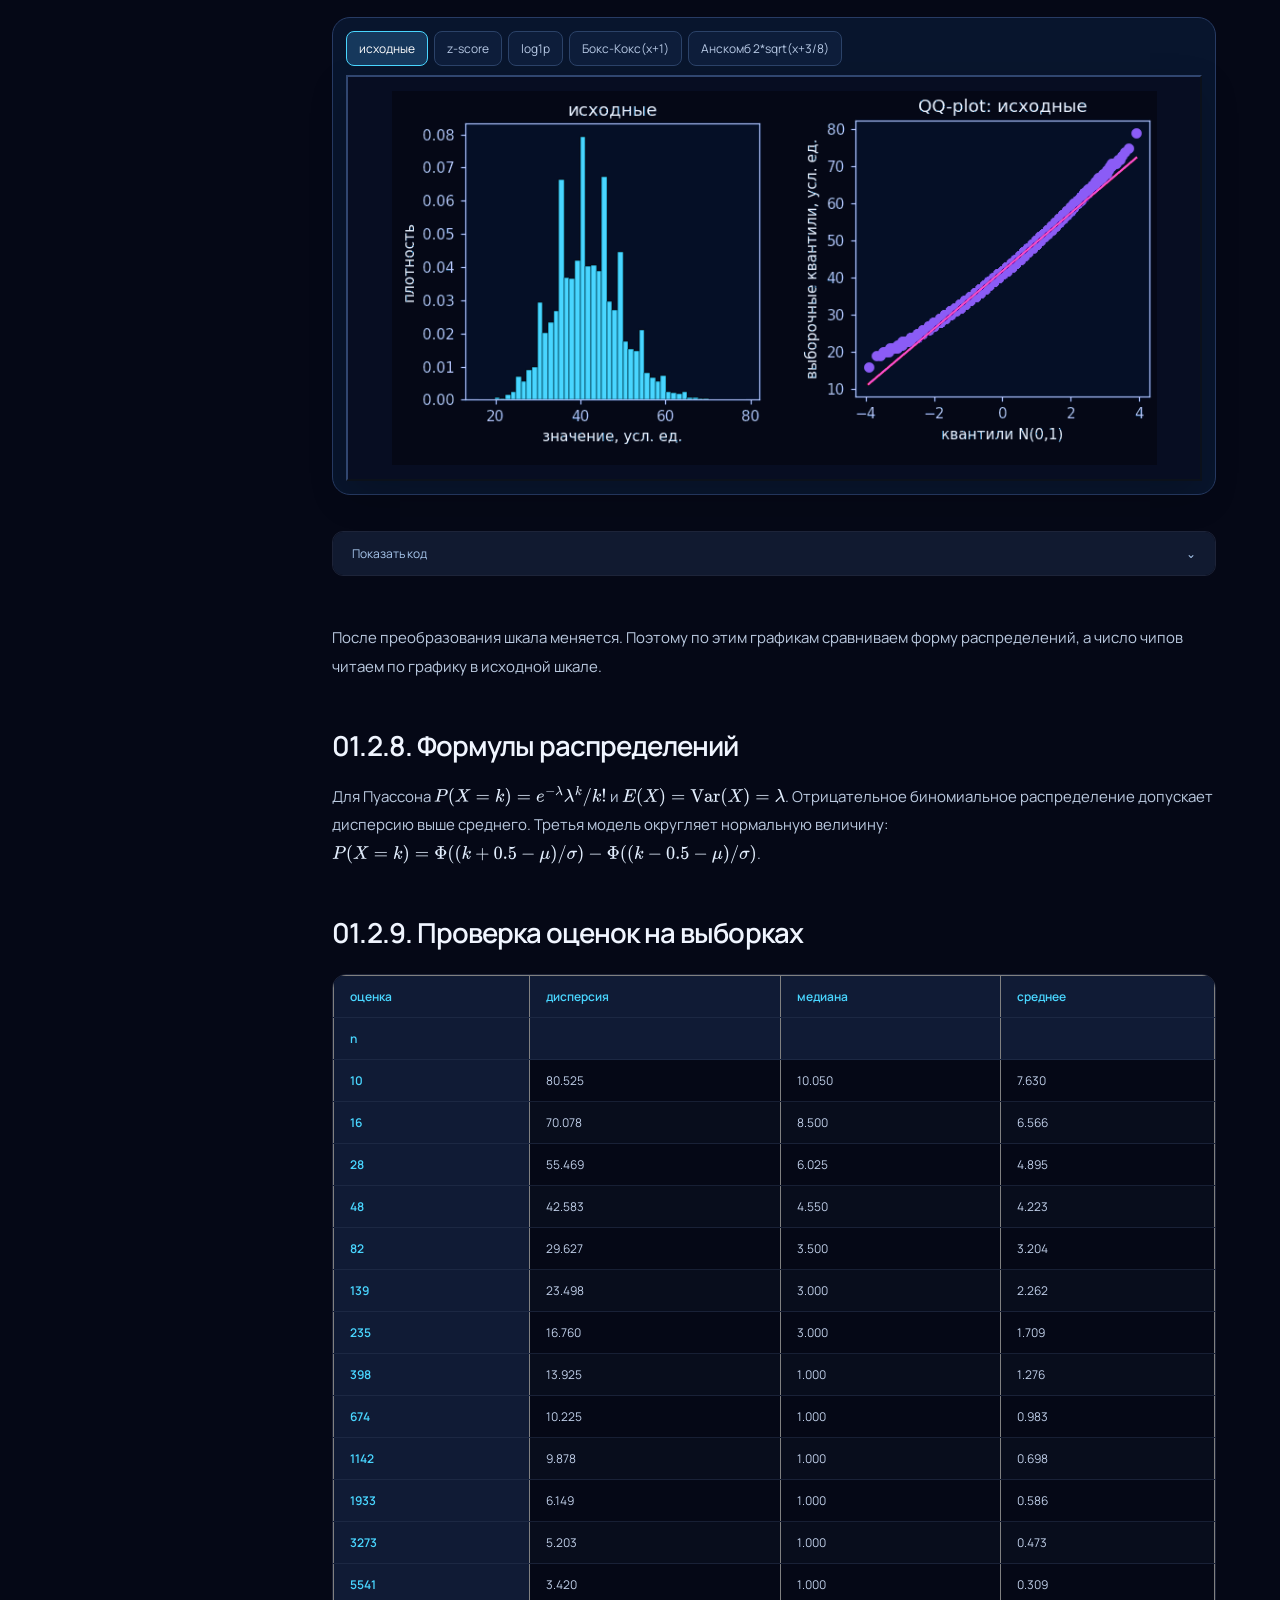
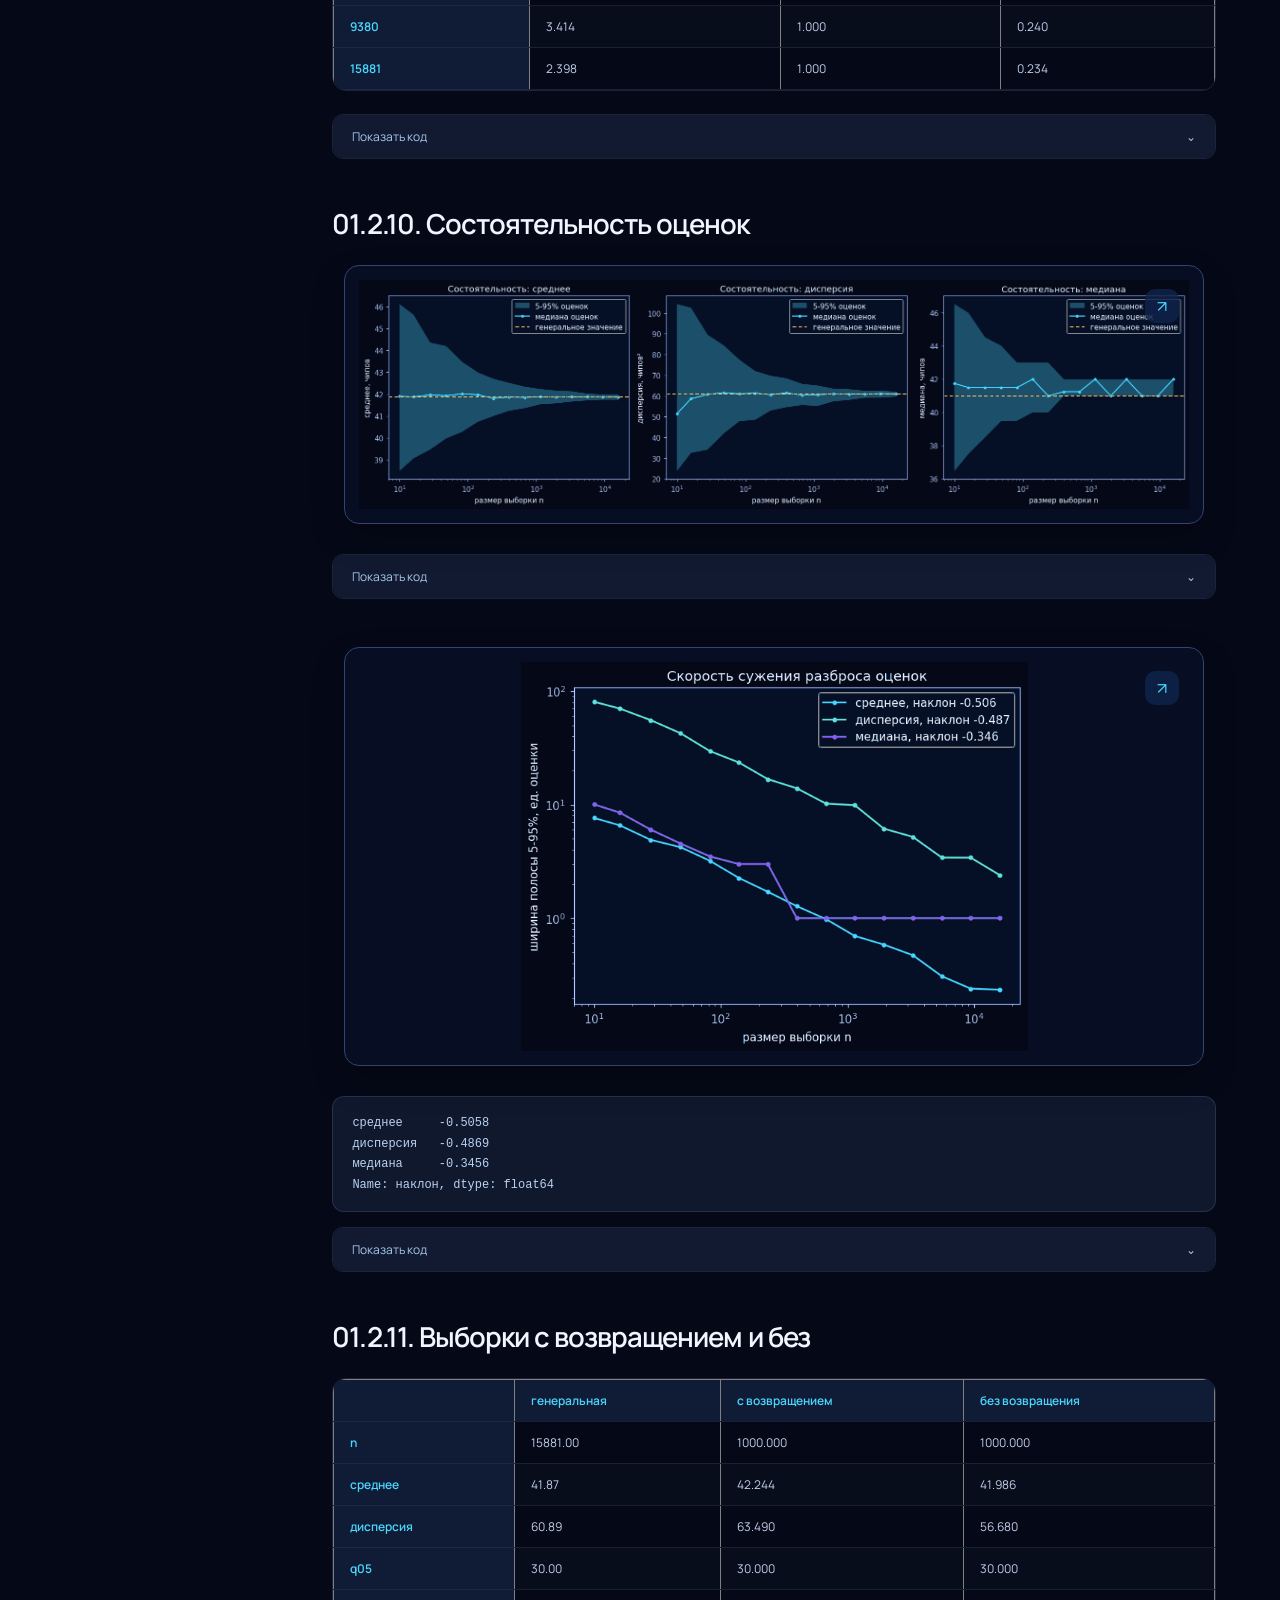
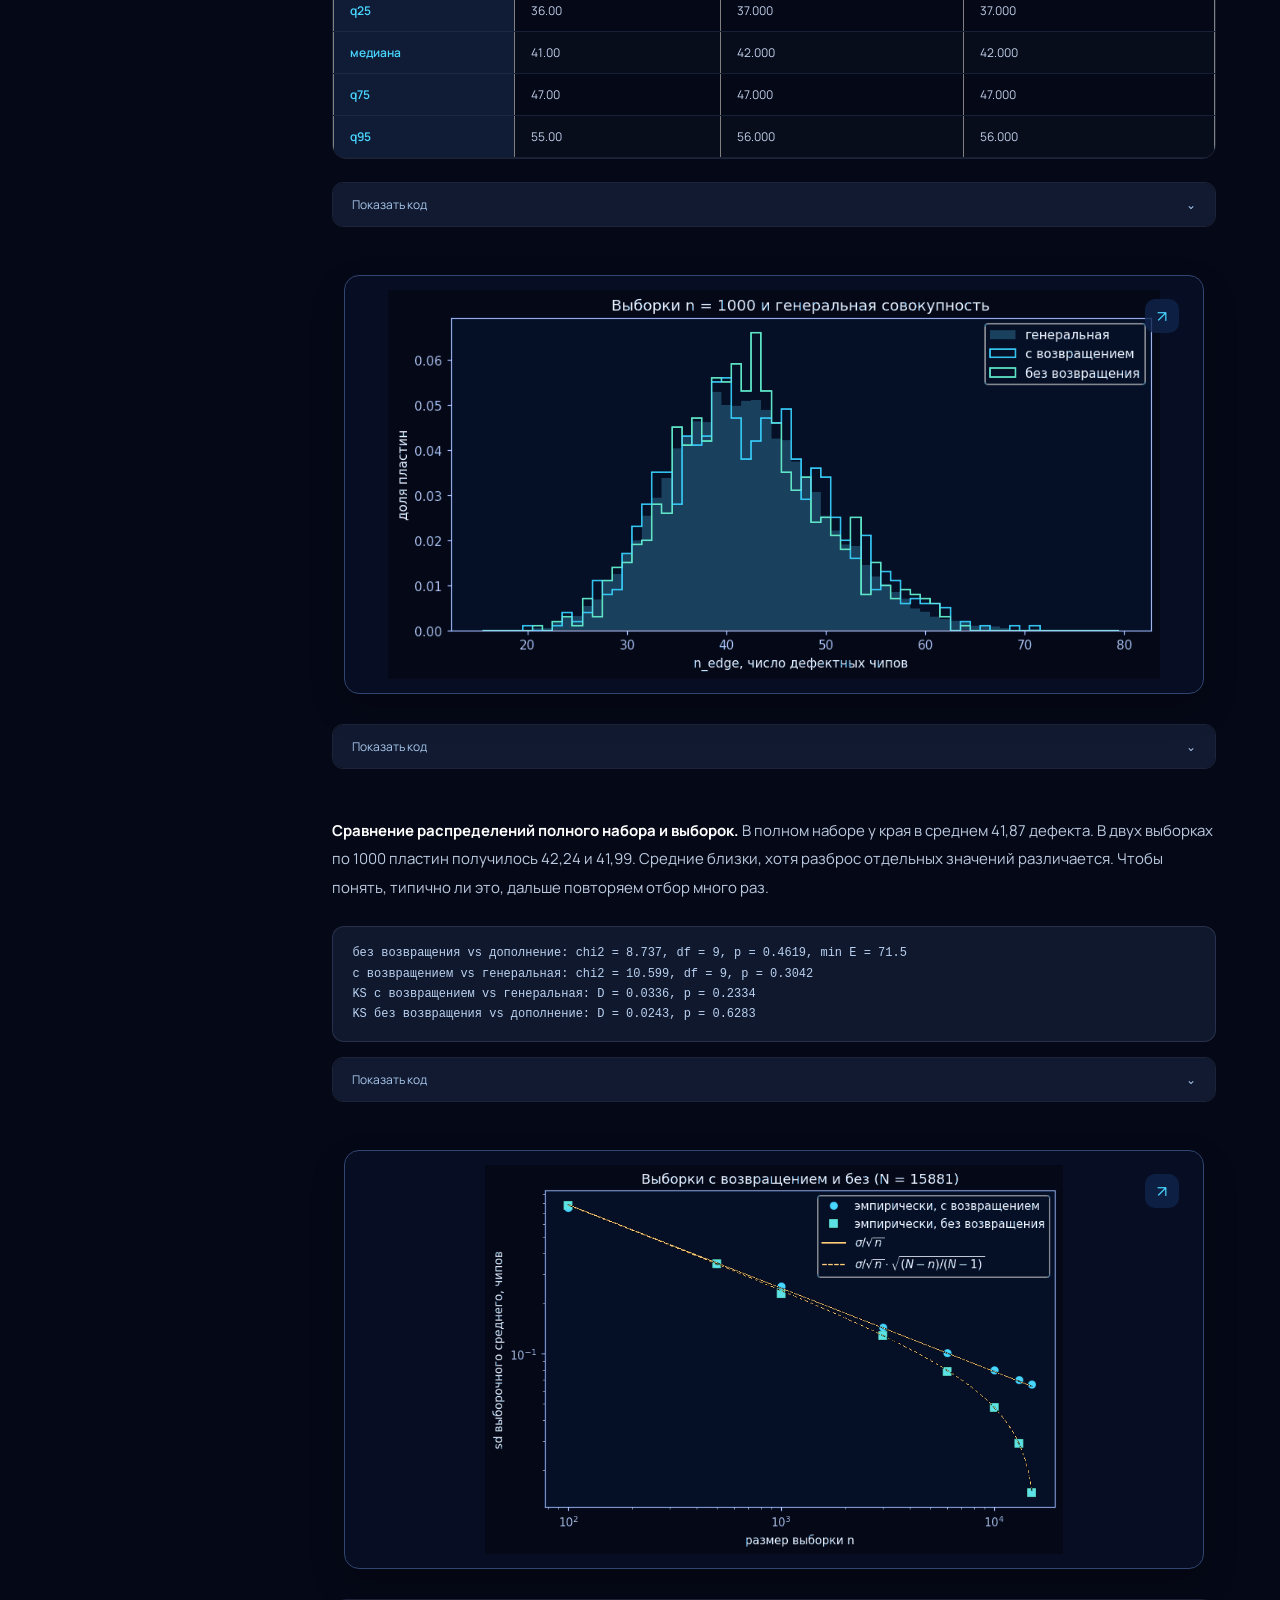
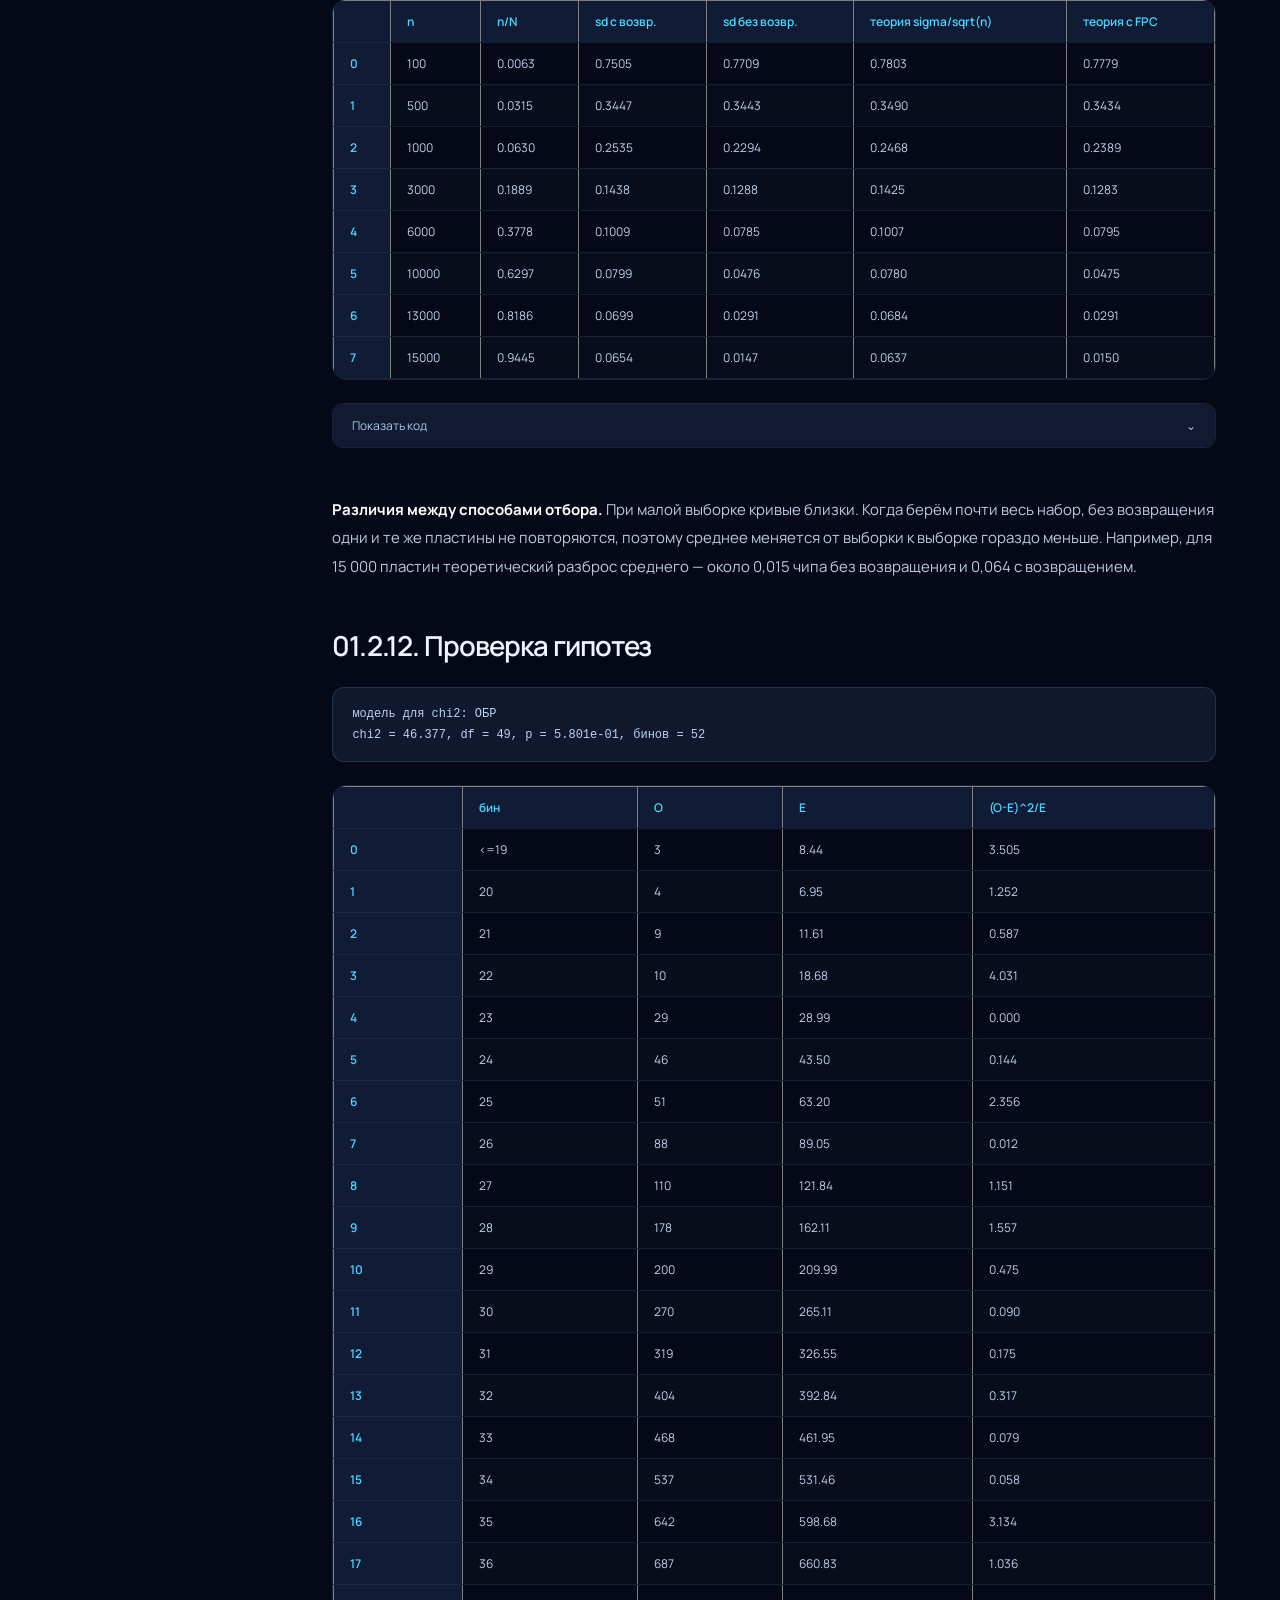
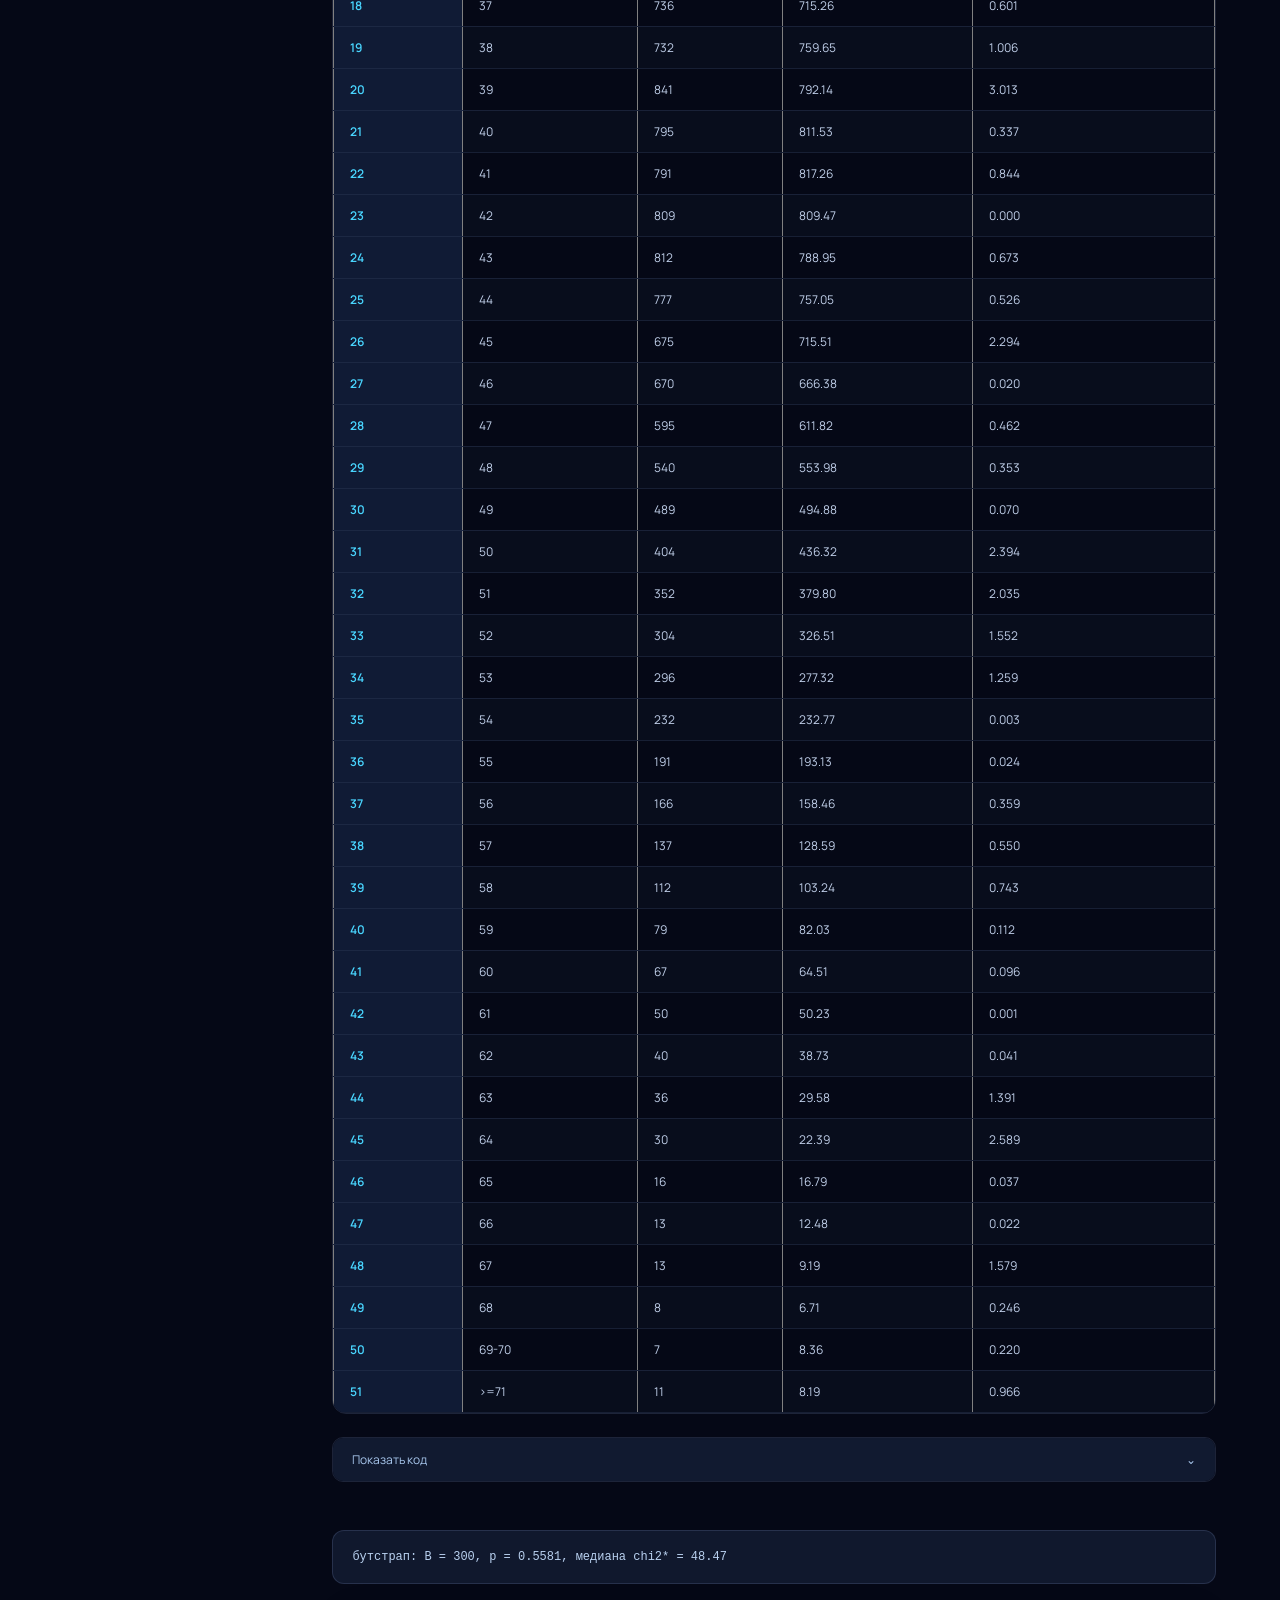
<file: docs/edge.html>
<!DOCTYPE html>

<html lang="ru"><head><meta charset="utf-8"/><meta content="width=device-width,initial-scale=1" name="viewport"/><meta content="#050816" name="theme-color"/><meta content="Статистический анализ дефектов полупроводниковых пластин — APPSTAT" name="description"/><title>01.2. Дефекты у края пластины — APPSTAT</title><link href="assets/style.css" rel="stylesheet"/></head><body data-page="edge"><div class="noise"></div><header class="site-header"><a aria-label="LAB 01 | APPSTAT" class="brand" href="index.html">APPSTAT<span>✦</span></a>
<div aria-label="Текущий раздел" class="breadcrumbs"><a href="index.html">LAB 01 | APPSTAT</a><span class="crumb-sep">/</span><span class="crumb-current">01.2. Дефекты у края пластины</span></div>
<div class="header-actions"><a class="header-home" href="index.html">← Главная</a><button aria-controls="drawer" aria-expanded="false" class="menu-toggle" type="button"><span class="menu-caption">Содержание</span><span aria-hidden="true" class="menu-bars">☰</span></button></div></header><div class="mobile-mask" hidden=""></div><aside aria-hidden="true" aria-label="Содержание" class="drawer" id="drawer"><div class="drawer-head"><strong>Содержание</strong><button aria-label="Закрыть меню" class="drawer-close" type="button">×</button></div><nav aria-label="Содержание" class="drawer-body"><a class="nav-root" href="index.html">LAB 01 | APPSTAT</a><a class="nav-group-link" href="index.html#sprint1">01. Первый спринт. Исследование случайных величин</a><div class="drawer-chapter"><div class="drawer-page-row"><a class="nav-page" href="data.html">01.0. Данные исследования</a></div></div><div class="drawer-chapter"><div class="drawer-page-row"><a class="nav-page" href="center.html">01.1. Дефекты в центре пластины</a><button aria-controls="sub-center" aria-expanded="false" aria-label="Подразделы: 01.1. Дефекты в центре пластины" class="nav-expand" type="button"><span aria-hidden="true">⌄</span></button></div><div class="nav-children" hidden="" id="sub-center"><a href="center.html#heading-9">01.1.1. Описание случайной величины</a><a href="center.html#heading-10">01.1.2. Распределение числа дефектов</a><a href="center.html#heading-21">01.1.3. Состоятельность среднего и сравнение выборок</a><a href="center.html#heading-24">01.1.4. Выводы</a></div></div><div class="drawer-chapter active"><div class="drawer-page-row"><a aria-current="page" class="nav-page active" href="edge.html">01.2. Дефекты у края пластины</a><button aria-controls="sub-edge" aria-expanded="true" aria-label="Подразделы: 01.2. Дефекты у края пластины" class="nav-expand" type="button"><span aria-hidden="true">⌄</span></button></div><div class="nav-children" id="sub-edge"><a href="edge.html#heading-26">01.2.1. Как определили краевую зону</a><a href="edge.html#heading-29">01.2.2. Случайность: разброс внутри лотов</a><a href="edge.html#heading-33">01.2.3. Распределение числа дефектов</a><a href="edge.html#heading-35">01.2.4. Описательные статистики</a><a href="edge.html#heading-38">01.2.5. Подгонка распределений</a><a href="edge.html#heading-43">01.2.6. Сравнение моделей с данными</a><a href="edge.html#heading-47">01.2.7. Нормализация</a><a href="edge.html#heading-51">01.2.8. Формулы распределений</a><a href="edge.html#heading-52">01.2.9. Проверка оценок на выборках</a><a href="edge.html#heading-54">01.2.10. Состоятельность оценок</a><a href="edge.html#heading-57">01.2.11. Выборки с возвращением и без</a><a href="edge.html#heading-64">01.2.12. Проверка гипотез</a><a href="edge.html#heading-70">01.2.13. Сводная таблица</a><a href="edge.html#heading-72">01.2.14. Выводы</a></div></div><div class="drawer-chapter"><div class="drawer-page-row"><a class="nav-page" href="dependence.html">01.3. Связь числа дефектов в центре и у края</a></div></div><div class="drawer-chapter"><div class="drawer-page-row"><a class="nav-page" href="rdef.html">01.4. Смещение центра дефектов</a><button aria-controls="sub-rdef" aria-expanded="false" aria-label="Подразделы: 01.4. Смещение центра дефектов" class="nav-expand" type="button"><span aria-hidden="true">⌄</span></button></div><div class="nav-children" hidden="" id="sub-rdef"><a href="rdef.html#heading-85">01.4.1. Что измеряем</a><a href="rdef.html#heading-89">01.4.2. Разброс внутри партий</a><a href="rdef.html#heading-94">01.4.3. Распределение смещения</a><a href="rdef.html#heading-96">01.4.4. Описательные статистики</a><a href="rdef.html#heading-99">01.4.5. Сравнение трёх моделей</a><a href="rdef.html#heading-106">01.4.6. Модель равномерных дефектов</a><a href="rdef.html#heading-110">01.4.7. Модели распределения</a><a href="rdef.html#heading-112">01.4.8. Преобразования шкалы</a><a href="rdef.html#heading-116">01.4.9. Проверка оценок на выборках</a><a href="rdef.html#heading-118">01.4.10. Состоятельность оценок</a><a href="rdef.html#heading-121">01.4.11. Выборки с возвращением и без</a><a href="rdef.html#heading-126">01.4.12. Проверка гипотез</a><a href="rdef.html#heading-130">01.4.13. Сводная таблица результатов</a><a href="rdef.html#heading-132">01.4.14. Выводы</a></div></div><div class="drawer-chapter"><div class="drawer-page-row"><a class="nav-page" href="results.html#heading-134">01.5. Выводы первого спринта</a></div></div><div class="drawer-chapter"><div class="drawer-page-row"><a class="nav-page" href="results.html#heading-137">01.6. cat_mark_table</a></div></div><a class="nav-group-link" href="generator.html#heading-139">02. Второй спринт. Генератор случайных чисел</a><div class="drawer-chapter"><div class="drawer-page-row"><a class="nav-page" href="generator.html#heading-140">02.1. Генератор смещения центра дефектов</a><button aria-controls="sub-generator" aria-expanded="false" aria-label="Подразделы: 02.1. Генератор смещения центра дефектов" class="nav-expand" type="button"><span aria-hidden="true">⌄</span></button></div><div class="nav-children" hidden="" id="sub-generator"><a href="generator.html#heading-141">02.1.1. Как получаем случайное смещение</a><a href="generator.html#heading-142">02.1.2. Сравнение с реальными пластинами</a><a href="generator.html#heading-145">02.1.3. Проверка одного числа на графике</a></div></div><div class="drawer-chapter"><div class="drawer-page-row"><a class="nav-page" href="generator.html#heading-149">02.2. cat_mark_table</a></div></div><div class="drawer-chapter"><div class="drawer-page-row"><a class="nav-page" href="sources.html#heading-151">Источники</a></div></div></nav></aside><main id="main"><div class="page-hero"><p class="eyebrow">LAB 01 / APPSTAT</p><h1 class="title-page" id="heading-25">01.2. Дефекты у края пластины</h1><div class="hero-orbit"></div></div><div class="article-layout"><aside class="section-index"><p>На этой странице</p><div id="local-index"></div></aside><details class="section-index-mobile"><summary>На этой странице <span aria-hidden="true">⌄</span></summary><nav aria-label="На этой странице" id="local-index-mobile"></nav></details><article class="article-body">
<section class="cell prose-cell" id="cell-26"><h2 class="level-subsection toc-heading" id="heading-26">01.2.1. Как определили краевую зону</h2>
<p>Каждая пластина в датасете — это матрица, где каждая клетка соответствует позиции на сетке:</p>
<ul>
<li>0 — позиция вне пластины (чипа нет)</li>
<li>1 — годный чип</li>
<li>2 — дефектный чип</li>
</ul>
<p>Для каждой пластины делим расстояние от чипа до центра <span class="math">\((i_c,j_c)\)</span> на максимальное расстояние от центра до чипа:</p>
<p class="math-display"><span class="math">\[r_{ij}=\frac{\sqrt{(i-i_c)^2+(j-j_c)^2}}{\max d}\]</span></p>
<p>Тогда <span class="math">\(r\in[0,1]\)</span>: 0 — центр пластины, 1 — самый дальний от центра чип.</p>
<p>n_edge — число дефектных чипов у края, где край — это чипы с <span class="math">\(r &gt; 0.8\)</span>.</p>
<p><strong>Какие пластины вошли в анализ</strong></p>
<p>WM-811K, Wu et al. 2015. 811 457 карт пластин с реального производства. Эксперты разметили около 20% карт по 9 классам: 8 типов паттернов брака и класс none (паттерна нет).</p>
<p>Для работы данные отфильтрованы:</p>
<ul>
<li>класс none — в разметке не выделен один из восьми типов рисунка дефектов;</li>
<li>dieSize = 516 (самое частое значение) — dieSize это число чипов на пластине, поэтому у всех оставшихся пластин одинаковая сетка и счётчики дефектов можно сравнивать напрямую.</li>
</ul>
<div class="table-wrap"><table>
<thead>
<tr>
<th>Показатель</th>
<th>Значение</th>
</tr>
</thead>
<tbody>
<tr>
<td>Пластин после фильтра</td>
<td>15881</td>
</tr>
<tr>
<td>Лотов</td>
<td>715</td>
</tr>
<tr>
<td>Пластин на лот в среднем</td>
<td>≈ 22</td>
</tr>
<tr>
<td>Чипов на пластине</td>
<td>516</td>
</tr>
<tr>
<td>Чипов в краевой зоне (r &gt; 0.8)</td>
<td>186 (оценка по площади)</td>
</tr>
</tbody>
</table></div>
</section>
<section class="cell code-cell" id="cell-27"><details class="code-details"><summary>Показать код <span>⌄</span></summary><pre><code># @title Показать код
import numpy as np
import pandas as pd
import matplotlib.pyplot as plt
from scipy import stats, optimize
import statsmodels.api as sm

# константы
SEED = 42
N_REP = 100        # повторов на размер выборки (состоятельность)
N_SAMPLE = 1000    # размер выборки с возвращением / без
N_MC = 500         # повторов Монте-Карло для sd среднего
B_BOOT = 300       # повторов параметрического бутстрапа
R_CENTER = 0.5     # пороги зон из src/features.py
R_EDGE = 0.8

rng = np.random.default_rng(SEED)</code></pre></details></section>
<section class="cell code-cell" id="cell-28"><pre class="output-text">df.shape = (15881, 11)
n = 15881
dieSize = 516.0 | уникальных dieSize: 1
failureType: ['none']
число лотов = 715</pre><pre class="output-text">count    15881.000000
mean        41.869719
std          7.803173
min         16.000000
25%         36.000000
50%         41.000000
75%         47.000000
max         79.000000
Name: n_edge, dtype: float64</pre><details class="code-details"><summary>Показать код <span>⌄</span></summary><pre><code># @title Показать код
x = df["n_edge"]
print("df.shape =", df.shape)
print("n =", len(x))
print("dieSize =", df["dieSize"].iloc[0], "| уникальных dieSize:", df["dieSize"].nunique())
print("failureType:", df["failureType"].unique().tolist())
print("число лотов =", df["lotName"].nunique())
x.describe()</code></pre></details></section>
<section class="cell prose-cell" id="cell-29"><h2 class="level-subsection toc-heading" id="heading-29">01.2.2. Случайность: разброс внутри лотов</h2>
<p>Край определяем одинаково на всех пластинах, а число дефектов у края меняется даже внутри одной партии. Посмотрим на этот разброс, прежде чем подбирать модель.</p>
</section>
<section class="cell code-cell" id="cell-30"><div class="table-wrap"><table border="1" class="dataframe">
<thead>
<tr style="text-align: right;">
<th></th>
<th>count</th>
<th>min</th>
<th>max</th>
<th>mean</th>
<th>std</th>
</tr>
<tr>
<th>lotName</th>
<th></th>
<th></th>
<th></th>
<th></th>
<th></th>
</tr>
</thead>
<tbody>
<tr>
<th>lot42869</th>
<td>23</td>
<td>34</td>
<td>60</td>
<td>45.347826</td>
<td>7.003951</td>
</tr>
<tr>
<th>lot42870</th>
<td>25</td>
<td>32</td>
<td>61</td>
<td>45.360000</td>
<td>7.088018</td>
</tr>
<tr>
<th>lot42871</th>
<td>21</td>
<td>32</td>
<td>52</td>
<td>44.095238</td>
<td>5.494586</td>
</tr>
<tr>
<th>lot42872</th>
<td>23</td>
<td>30</td>
<td>53</td>
<td>42.565217</td>
<td>5.883923</td>
</tr>
<tr>
<th>lot42873</th>
<td>21</td>
<td>35</td>
<td>57</td>
<td>45.571429</td>
<td>6.376295</td>
</tr>
<tr>
<th>lot42874</th>
<td>24</td>
<td>27</td>
<td>58</td>
<td>45.250000</td>
<td>7.825543</td>
</tr>
<tr>
<th>lot42875</th>
<td>23</td>
<td>31</td>
<td>59</td>
<td>44.173913</td>
<td>5.843817</td>
</tr>
<tr>
<th>lot42876</th>
<td>23</td>
<td>29</td>
<td>62</td>
<td>44.913043</td>
<td>7.627183</td>
</tr>
<tr>
<th>lot42877</th>
<td>25</td>
<td>31</td>
<td>65</td>
<td>43.880000</td>
<td>7.584634</td>
</tr>
<tr>
<th>lot42878</th>
<td>24</td>
<td>25</td>
<td>62</td>
<td>43.666667</td>
<td>8.947512</td>
</tr>
</tbody>
</table></div><details class="code-details"><summary>Показать код <span>⌄</span></summary><pre><code># @title Показать код
by_lot = df.groupby("lotName")["n_edge"].agg(["count", "min", "max", "mean", "std"])
by_lot[by_lot["count"] &gt;= 10].head(10)</code></pre></details></section>
<section class="cell code-cell" id="cell-31"><pre class="output-text">дисперсия всей выборки      60.8895
внутрилотовая компонента    53.4556
межлотовая компонента        9.7931
ICC                          0.1548
dtype: float64</pre><details class="code-details"><summary>Показать код <span>⌄</span></summary><pre><code># @title Показать код
# разложение дисперсии: внутри лотов и между лотами
g = df.groupby("lotName")["n_edge"]
var_within = (g.var(ddof=1).fillna(0) * (g.size() - 1)).sum() / (len(df) - g.ngroups)
var_between = g.mean().var(ddof=1)
icc = var_between / (var_between + var_within)
pd.Series({"дисперсия всей выборки": x.var(ddof=1),
           "внутрилотовая компонента": var_within,
           "межлотовая компонента": var_between,
           "ICC": icc}).round(4)</code></pre></details></section>
<section class="cell code-cell" id="cell-32"><button aria-label="Увеличить график" class="chart-expand" data-img="assets/charts/chart-32-0.png"><img alt="График исследования" loading="lazy" src="assets/charts/chart-32-0.png"/><span class="expand-label">↗</span></button><details class="code-details"><summary>Показать код <span>⌄</span></summary><pre><code># @title Показать код
# n_edge по 20 самым крупным лотам
top = df["lotName"].value_counts().head(20).index
data = [df.loc[df["lotName"] == lot, "n_edge"].values for lot in top]
fig, ax = plt.subplots(figsize=(11, 4))
bp = ax.boxplot(data, patch_artist=True)
for box in bp['boxes']:
    box.set(facecolor=SPACE_COLORS["cyan"], edgecolor=SPACE_COLORS["soft"], alpha=0.55)
for med in bp['medians']:
    med.set(color=SPACE_COLORS["magenta"], linewidth=1.6)
for w in bp['whiskers'] + bp['caps']:
    w.set(color=SPACE_COLORS["edge"])
ax.set_xticks(range(1, len(top) + 1), top, rotation=90)
ax.set_xlabel("лот (lotName)")
ax.set_ylabel("n_edge, число дефектных чипов")
ax.set_title("n_edge внутри лотов (20 самых крупных лотов)")
style_axis(ax)
plt.tight_layout()
plt.show()
</code></pre></details></section>
<section class="cell prose-cell" id="cell-33"><h2 class="level-subsection toc-heading" id="heading-33">01.2.3. Распределение числа дефектов</h2>
</section>
<section class="cell code-cell" id="cell-34"><button aria-label="Увеличить график" class="chart-expand" data-img="assets/charts/chart-34-0.png" type="button"><img alt="График исследования" loading="lazy" src="assets/charts/chart-34-0.png"/><span class="expand-label">↗</span></button><details class="code-details"><summary>Показать код <span>⌄</span></summary><pre><code># @title Показать код
fig, ax = plt.subplots(figsize=(9, 4))
ax.hist(x, bins=np.arange(x.max() + 2) - 0.5, density=True,
        color=SPACE_COLORS["cyan"], edgecolor=SPACE_COLORS["soft"], linewidth=0.3)
ax.set_xlim(x.min() - 2, x.max() + 2)
ax.set_xlabel("n_edge, число дефектных чипов")
ax.set_ylabel("доля пластин")
ax.set_title("Распределение n_edge")
style_axis(ax)
plt.show()
</code></pre></details></section>
<section class="cell prose-cell" id="cell-35"><h2 class="level-subsection toc-heading" id="heading-35">01.2.4. Описательные статистики</h2>
</section>
<section class="cell code-cell" id="cell-36"><pre class="output-text">доля нулей n_center: 0.0</pre><pre class="output-text">n                                15881.0000
среднее                             41.8697
дисперсия (ddof=1)                  60.8895
ст. отклонение                       7.8032
медиана                             41.0000
q05                                 30.0000
q25                                 36.0000
q50                                 41.0000
q75                                 47.0000
q95                                 55.0000
min                                 16.0000
max                                 79.0000
асимметрия                           0.3144
эксцесс (избыточный)                 0.1074
доля нулей                           0.0000
индекс дисперсии D = var/mean        1.4543
dtype: float64</pre><details class="code-details"><summary>Показать код <span>⌄</span></summary><pre><code># @title Показать код
desc = pd.Series({
    "n": len(x),
    "среднее": x.mean(),
    "дисперсия (ddof=1)": x.var(ddof=1),
    "ст. отклонение": x.std(ddof=1),
    "медиана": x.median(),
    "q05": x.quantile(0.05),
    "q25": x.quantile(0.25),
    "q50": x.quantile(0.50),
    "q75": x.quantile(0.75),
    "q95": x.quantile(0.95),
    "min": x.min(),
    "max": x.max(),
    "асимметрия": stats.skew(x),
    "эксцесс (избыточный)": stats.kurtosis(x),
    "доля нулей": (x == 0).mean(),
    "индекс дисперсии D = var/mean": x.var(ddof=1) / x.mean(),
})
print("доля нулей n_center:", (df["n_center"] == 0).mean())
desc.round(4)</code></pre></details></section>
<section class="cell prose-cell" id="cell-37"><p>По сводным данным в краевой зоне в среднем 41,87 дефектного чипа на пластину, стандартное отклонение — 7,80 чипа. Дальше сравниваем модели, чтобы оценить, какая из них лучше описывает форму распределения.</p>
</section>
<section class="cell prose-cell" id="cell-38"><h2 class="level-subsection toc-heading" id="heading-38">01.2.5. Подгонка распределений</h2>
</section>
<section class="cell code-cell" id="cell-39"><pre class="output-text">сходимость ОБР: True | дискр. нормальное: True
метод моментов ОБР: n = 92.1710, p = 0.687634
ММП ОБР:            n = 93.0071, p = 0.689571
ОБР: среднее = 41.8697, дисперсия = 60.7185
Пуассон: lambda = 41.8697
дискр. нормальное: mu = 41.8697, sigma = 7.7976</pre><details class="code-details"><summary>Показать код <span>⌄</span></summary><pre><code># @title Показать код
xv = x.to_numpy()
N = len(xv)
m, v = xv.mean(), xv.var(ddof=1)

# Пуассон: ММП lambda = среднее
lam_hat = m
ll_pois = stats.poisson.logpmf(xv, lam_hat).sum()

# ОБР: старт по методу моментов, затем ММП (exp для n, логит для p)
n_mm, p_mm = m**2 / (v - m), m / v

def nll_nb(t, data):
    n_, p_ = np.exp(t[0]), 1 / (1 + np.exp(-t[1]))
    return -stats.nbinom.logpmf(data, n_, p_).sum()

def fit_nbinom(data, start):
    res = optimize.minimize(nll_nb, start, args=(data,), method="Nelder-Mead",
                            options={"xatol": 1e-8, "fatol": 1e-8, "maxiter": 5000})
    return np.exp(res.x[0]), 1 / (1 + np.exp(-res.x[1])), res

start_nb = [np.log(n_mm), np.log(p_mm / (1 - p_mm))]
n_hat, p_hat, res_nb = fit_nbinom(xv, start_nb)
ll_nb = -res_nb.fun

# дискретизированное нормальное: P(k) = Phi(k+0.5) - Phi(k-0.5), ММП
def norm_pmf(k, mu, sd):
    return stats.norm.cdf(k + 0.5, mu, sd) - stats.norm.cdf(k - 0.5, mu, sd)

def fit_dnorm(data):
    res = optimize.minimize(lambda t: -np.log(norm_pmf(data, t[0], np.exp(t[1]))).sum(),
                            [data.mean(), np.log(data.std(ddof=1))], method="Nelder-Mead")
    return res.x[0], np.exp(res.x[1]), res

mu_hat, sd_hat, res_dn = fit_dnorm(xv)
ll_dn = -res_dn.fun

print("сходимость ОБР:", res_nb.success, "| дискр. нормальное:", res_dn.success)
print(f"метод моментов ОБР: n = {n_mm:.4f}, p = {p_mm:.6f}")
print(f"ММП ОБР:            n = {n_hat:.4f}, p = {p_hat:.6f}")
print(f"ОБР: среднее = {stats.nbinom.mean(n_hat, p_hat):.4f}, дисперсия = {stats.nbinom.var(n_hat, p_hat):.4f}")
print(f"Пуассон: lambda = {lam_hat:.4f}")
print(f"дискр. нормальное: mu = {mu_hat:.4f}, sigma = {sd_hat:.4f}")</code></pre></details></section>
<section class="cell code-cell" id="cell-40"><div class="table-wrap"><table border="1" class="dataframe">
<thead>
<tr style="text-align: right;">
<th></th>
<th>параметры</th>
<th>число параметров</th>
<th>logL</th>
<th>AIC</th>
<th>dAIC</th>
</tr>
</thead>
<tbody>
<tr>
<th>Пуассон</th>
<td>lambda=41.870</td>
<td>1</td>
<td>-55660.854062</td>
<td>111323.708124</td>
<td>1250.440298</td>
</tr>
<tr>
<th>ОБР</th>
<td>n=93.007, p=0.6896</td>
<td>2</td>
<td>-55034.633913</td>
<td>110073.267826</td>
<td>0.000000</td>
</tr>
<tr>
<th>дискр. нормальное</th>
<td>mu=41.870, sigma=7.798</td>
<td>2</td>
<td>-55161.661385</td>
<td>110327.322769</td>
<td>254.054943</td>
</tr>
</tbody>
</table></div><details class="code-details"><summary>Показать код <span>⌄</span></summary><pre><code># @title Показать код
models = {
    "Пуассон": {"k": 1, "ll": ll_pois, "params": f"lambda={lam_hat:.3f}",
                "pmf": lambda k: stats.poisson.pmf(k, lam_hat)},
    "ОБР": {"k": 2, "ll": ll_nb, "params": f"n={n_hat:.3f}, p={p_hat:.4f}",
            "pmf": lambda k: stats.nbinom.pmf(k, n_hat, p_hat)},
    "дискр. нормальное": {"k": 2, "ll": ll_dn, "params": f"mu={mu_hat:.3f}, sigma={sd_hat:.3f}",
                          "pmf": lambda k: norm_pmf(k, mu_hat, sd_hat)},
}
aic_table = pd.DataFrame({
    name: {"параметры": d["params"], "число параметров": d["k"],
           "logL": d["ll"], "AIC": 2 * d["k"] - 2 * d["ll"]}
    for name, d in models.items()
}).T
aic_table["dAIC"] = aic_table["AIC"].astype(float) - aic_table["AIC"].astype(float).min()
aic_table</code></pre></details></section>
<section class="cell code-cell" id="cell-41"><pre class="output-text">LR = 1252.4403, p-value = 1.224e-274</pre><details class="code-details"><summary>Показать код <span>⌄</span></summary><pre><code># @title Показать код
# LR-тест Пуассон против ОБР (граничная гипотеза: p-value из chi2(1) делим пополам)
lr = 2 * (ll_nb - ll_pois)
p_lr = 0.5 * stats.chi2.sf(lr, df=1)
print(f"LR = {lr:.4f}, p-value = {p_lr:.3e}")</code></pre></details></section>
<section class="cell code-cell" id="cell-42"><pre class="output-text">наблюдаемая             0.000000e+00
Пуассон exp(-lambda)    6.549562e-19
ОБР p^n                 9.697971e-16
дискр. нормальное       2.859985e-08
dtype: float64</pre><details class="code-details"><summary>Показать код <span>⌄</span></summary><pre><code># @title Показать код
# доля нулей: наблюдаемая и по моделям
pd.Series({
    "наблюдаемая": (xv == 0).mean(),
    "Пуассон exp(-lambda)": np.exp(-lam_hat),
    "ОБР p^n": p_hat**n_hat,
    "дискр. нормальное": norm_pmf(0, mu_hat, sd_hat),
})</code></pre></details></section>
<section class="cell prose-cell" id="cell-43"><h2 class="level-subsection toc-heading" id="heading-43">01.2.6. Сравнение моделей с данными</h2>
</section>
<section class="cell code-cell" id="cell-44"><button aria-label="Увеличить график" class="chart-expand" data-img="assets/charts/chart-44-0.png"><img alt="График исследования" loading="lazy" src="assets/charts/chart-44-0.png"/><span class="expand-label">↗</span></button><details class="code-details"><summary>Показать код <span>⌄</span></summary><pre><code># @title Показать код
ks = np.arange(xv.min() - 5, xv.max() + 6)
obs_freq = np.array([(xv == k).sum() for k in ks]) / N

fig, ax = plt.subplots(figsize=(11, 4.5))
ax.bar(ks, obs_freq, width=0.9, color=SPACE_COLORS["cyan"], edgecolor=SPACE_COLORS["soft"], linewidth=0.3, alpha=0.45, label="данные")
for (name, d), mk in zip(models.items(), ["o", "s", "^"]):
    ax.plot(ks, d["pmf"](ks), mk + "-", ms=4, lw=1.6, label=name)
ax.set_xlabel("n_edge, число дефектных чипов")
ax.set_ylabel("доля пластин")
ax.set_title("Наблюдаемые и ожидаемые частоты n_edge")
ax.legend()
style_axis(ax)
plt.show()
</code></pre></details></section>
<section class="cell code-cell" id="cell-45"><button aria-label="Увеличить график" class="chart-expand" data-img="assets/charts/chart-45-0.png"><img alt="График исследования" loading="lazy" src="assets/charts/chart-45-0.png"/><span class="expand-label">↗</span></button><details class="code-details"><summary>Показать код <span>⌄</span></summary><pre><code># @title Показать код
# PP-plot ступенчатых CDF в точках k
emp_cdf = np.array([(xv &lt;= k).mean() for k in ks])
fig, ax = plt.subplots(figsize=(5.5, 5.5))
for (name, d), mk in zip(models.items(), ["o", "s", "^"]):
    ax.plot(np.cumsum(d["pmf"](np.arange(0, ks.max() + 1)))[ks], emp_cdf, mk, ms=4, label=name)
ax.plot([0, 1], [0, 1], linestyle="--", linewidth=1.6, color=SPACE_COLORS["magenta"], label="идеал")
ax.set_xlabel("теоретическая F(k), доля")
ax.set_ylabel("эмпирическая F(k), доля")
ax.set_title("PP-plot n_edge")
ax.legend()
style_axis(ax)
plt.show()
</code></pre></details></section>
<section class="cell code-cell" id="cell-46"><button aria-label="Увеличить график" class="chart-expand" data-img="assets/charts/chart-46-0.png"><img alt="График исследования" loading="lazy" src="assets/charts/chart-46-0.png"/><span class="expand-label">↗</span></button><details class="code-details"><summary>Показать код <span>⌄</span></summary><pre><code># @title Показать код
fig, axes = plt.subplots(1, 2, figsize=(11, 4.5))
stats.probplot(xv, dist=stats.nbinom, sparams=(n_hat, p_hat), plot=axes[0])
style_probplot(axes[0])
axes[0].set_title("QQ-plot n_edge против ОБР")
axes[0].set_xlabel("теоретические квантили ОБР, чипов")
axes[0].set_ylabel("выборочные квантили n_edge, чипов")
stats.probplot(xv, dist=stats.poisson, sparams=(lam_hat,), plot=axes[1])
style_probplot(axes[1])
axes[1].set_title("QQ-plot n_edge против Пуассона")
axes[1].set_xlabel("теоретические квантили Пуассона, чипов")
axes[1].set_ylabel("выборочные квантили n_edge, чипов")
plt.tight_layout()
plt.show()
</code></pre></details></section>
<section class="cell prose-cell" id="cell-47"><h2 class="level-subsection toc-heading" id="heading-47">01.2.7. Нормализация</h2>
</section>
<section class="cell code-cell" id="cell-48"><pre class="output-text">Бокс-Кокс на x+1: lambda = 0.4152</pre><div class="table-wrap"><table border="1" class="dataframe">
<thead>
<tr style="text-align: right;">
<th></th>
<th>асимметрия</th>
<th>эксцесс (избыточный)</th>
</tr>
</thead>
<tbody>
<tr>
<th>исходные</th>
<td>0.3144</td>
<td>0.1074</td>
</tr>
<tr>
<th>z-score</th>
<td>0.3144</td>
<td>0.1074</td>
</tr>
<tr>
<th>log1p</th>
<td>-0.2303</td>
<td>0.0906</td>
</tr>
<tr>
<th>Бокс-Кокс(x+1)</th>
<td>-0.0007</td>
<td>-0.0278</td>
</tr>
<tr>
<th>Анскомб 2*sqrt(x+3/8)</th>
<td>0.0412</td>
<td>-0.0285</td>
</tr>
</tbody>
</table></div><details class="code-details"><summary>Показать код <span>⌄</span></summary><pre><code># @title Показать код
x_bc, lam_bc = stats.boxcox(xv + 1)
print(f"Бокс-Кокс на x+1: lambda = {lam_bc:.4f}")

transforms = {
    "исходные": xv.astype(float),
    "z-score": (xv - xv.mean()) / xv.std(ddof=1),
    "log1p": np.log1p(xv),
    "Бокс-Кокс(x+1)": x_bc,
    "Анскомб 2*sqrt(x+3/8)": 2 * np.sqrt(xv + 3 / 8),
}
pd.DataFrame({name: {"асимметрия": stats.skew(t), "эксцесс (избыточный)": stats.kurtosis(t)}
              for name, t in transforms.items()}).T.round(4)</code></pre></details></section>
<section class="cell code-cell" id="cell-49"><div aria-label="Графики" class="chart-viewer"><div aria-label="Преобразования шкалы" class="chart-tabs" role="tablist"><button aria-selected="true" data-image="assets/charts/chart-49-0-view-1.png" id="view-tab-chart-49-0-0" role="tab" tabindex="0" type="button">исходные</button><button aria-selected="false" data-image="assets/charts/chart-49-0-view-2.png" id="view-tab-chart-49-0-1" role="tab" tabindex="-1" type="button">z-score</button><button aria-selected="false" data-image="assets/charts/chart-49-0-view-3.png" id="view-tab-chart-49-0-2" role="tab" tabindex="-1" type="button">log1p</button><button aria-selected="false" data-image="assets/charts/chart-49-0-view-4.png" id="view-tab-chart-49-0-3" role="tab" tabindex="-1" type="button">Бокс-Кокс(x+1)</button><button aria-selected="false" data-image="assets/charts/chart-49-0-view-5.png" id="view-tab-chart-49-0-4" role="tab" tabindex="-1" type="button">Анскомб 2*sqrt(x+3/8)</button></div><button aria-label="Увеличить график" class="chart-expand chart-expand-tabbed" data-img="assets/charts/chart-49-0-view-1.png" type="button"><img alt="График исследования" loading="lazy" src="assets/charts/chart-49-0-view-1.png"/><span class="expand-label">↗</span></button></div><details class="code-details"><summary>Показать код <span>⌄</span></summary><pre><code># @title Показать код
fig, axes = plt.subplots(len(transforms), 2, figsize=(12.6, 3.9 * len(transforms)))
hist_colors = [SPACE_COLORS["cyan"], SPACE_COLORS["teal"], SPACE_COLORS["violet"], SPACE_COLORS["magenta"], SPACE_COLORS["gold"]]
qq_colors = [SPACE_COLORS["violet"], SPACE_COLORS["magenta"], SPACE_COLORS["cyan"], SPACE_COLORS["gold"], SPACE_COLORS["mint"]]
for j, (name, t) in enumerate(transforms.items()):
    hax, qax = axes[j, 0], axes[j, 1]
    hax.hist(t, bins=50, density=True, color=hist_colors[j % len(hist_colors)], edgecolor=SPACE_COLORS["soft"], linewidth=0.35)
    hax.set_title(name)
    hax.set_xlabel("Число дефектных чипов" if name == "исходные" else "преобразованная шкала (безразмерная)")
    hax.set_ylabel("плотность")
    style_axis(hax)
    stats.probplot(t, dist="norm", plot=qax)
    style_probplot(qax, point_color=qq_colors[j % len(qq_colors)], line_color=SPACE_COLORS["magenta"])
    qax.set_title(f"QQ-plot: {name}")
    qax.set_xlabel("квантили N(0,1)")
    qax.set_ylabel("выборочные квантили, число дефектных чипов" if name == "исходные" else "выборочные квантили (безразмерные)")
plt.tight_layout()
plt.show()
</code></pre></details></section>
<section class="cell prose-cell" id="cell-50"><p>После преобразования шкала меняется. Поэтому по этим графикам сравниваем форму распределений, а число чипов читаем по графику в исходной шкале.</p>
</section>
<section class="cell prose-cell" id="cell-51"><h2 class="level-subsection toc-heading" id="heading-51">01.2.8. Формулы распределений</h2>
<p>Для Пуассона <span class="math">\(P(X=k)=e^{-\lambda}\lambda^k/k!\)</span> и <span class="math">\(E(X)=\operatorname{Var}(X)=\lambda\)</span>. Отрицательное биномиальное распределение допускает дисперсию выше среднего. Третья модель округляет нормальную величину: <span class="math">\(P(X=k)=\Phi((k+0.5-\mu)/\sigma)-\Phi((k-0.5-\mu)/\sigma)\)</span>.</p>
</section>
<section class="cell prose-cell" id="cell-52"><h2 class="level-subsection toc-heading" id="heading-52">01.2.9. Проверка оценок на выборках</h2>
</section>
<section class="cell code-cell" id="cell-53"><div class="table-wrap"><table border="1" class="dataframe">
<thead>
<tr style="text-align: right;">
<th>оценка</th>
<th>дисперсия</th>
<th>медиана</th>
<th>среднее</th>
</tr>
<tr>
<th>n</th>
<th></th>
<th></th>
<th></th>
</tr>
</thead>
<tbody>
<tr>
<th>10</th>
<td>80.525</td>
<td>10.050</td>
<td>7.630</td>
</tr>
<tr>
<th>16</th>
<td>70.078</td>
<td>8.500</td>
<td>6.566</td>
</tr>
<tr>
<th>28</th>
<td>55.469</td>
<td>6.025</td>
<td>4.895</td>
</tr>
<tr>
<th>48</th>
<td>42.583</td>
<td>4.550</td>
<td>4.223</td>
</tr>
<tr>
<th>82</th>
<td>29.627</td>
<td>3.500</td>
<td>3.204</td>
</tr>
<tr>
<th>139</th>
<td>23.498</td>
<td>3.000</td>
<td>2.262</td>
</tr>
<tr>
<th>235</th>
<td>16.760</td>
<td>3.000</td>
<td>1.709</td>
</tr>
<tr>
<th>398</th>
<td>13.925</td>
<td>1.000</td>
<td>1.276</td>
</tr>
<tr>
<th>674</th>
<td>10.225</td>
<td>1.000</td>
<td>0.983</td>
</tr>
<tr>
<th>1142</th>
<td>9.878</td>
<td>1.000</td>
<td>0.698</td>
</tr>
<tr>
<th>1933</th>
<td>6.149</td>
<td>1.000</td>
<td>0.586</td>
</tr>
<tr>
<th>3273</th>
<td>5.203</td>
<td>1.000</td>
<td>0.473</td>
</tr>
<tr>
<th>5541</th>
<td>3.420</td>
<td>1.000</td>
<td>0.309</td>
</tr>
<tr>
<th>9380</th>
<td>3.414</td>
<td>1.000</td>
<td>0.240</td>
</tr>
<tr>
<th>15881</th>
<td>2.398</td>
<td>1.000</td>
<td>0.234</td>
</tr>
</tbody>
</table></div><details class="code-details"><summary>Показать код <span>⌄</span></summary><pre><code># @title Показать код
# выборки с возвращением из всей совокупности, N_REP повторов на каждый размер
sizes = np.unique(np.logspace(1, np.log10(N), 15).astype(int))
true_vals = {"среднее": xv.mean(), "дисперсия": xv.var(ddof=1), "медиана": np.median(xv)}

rows = []
for n in sizes:
    est = np.array([[s.mean(), s.var(ddof=1), np.median(s)]
                    for s in (rng.choice(xv, n, replace=True) for _ in range(N_REP))])
    for j, name in enumerate(true_vals):
        q05, q50, q95 = np.quantile(est[:, j], [0.05, 0.5, 0.95])
        rows.append({"n": n, "оценка": name, "q05": q05, "медиана": q50, "q95": q95})
cons = pd.DataFrame(rows)
cons["ширина 5-95%"] = cons["q95"] - cons["q05"]
cons.pivot(index="n", columns="оценка", values="ширина 5-95%").round(3)</code></pre></details></section>
<section class="cell prose-cell" id="cell-54"><h2 class="level-subsection toc-heading" id="heading-54">01.2.10. Состоятельность оценок</h2>
</section>
<section class="cell code-cell" id="cell-55"><button aria-label="Увеличить график" class="chart-expand" data-img="assets/charts/chart-55-0.png" type="button"><img alt="График исследования" loading="lazy" src="assets/charts/chart-55-0.png"/><span class="expand-label">↗</span></button><details class="code-details"><summary>Показать код <span>⌄</span></summary><pre><code># @title Показать код
units = {"среднее": "чипов", "дисперсия": "чипов²", "медиана": "чипов"}
fig, axes = plt.subplots(1, 3, figsize=(16, 4.5))
for ax, name in zip(axes, true_vals):
    c = cons[cons["оценка"] == name]
    ax.fill_between(c["n"], c["q05"], c["q95"], alpha=0.3, label="5-95% оценок")
    ax.semilogx(c["n"], c["медиана"], "o-", ms=3, label="медиана оценок")
    ax.axhline(true_vals[name], color=SPACE_COLORS["gold"], ls="--", lw=1.5, label="генеральное значение")
    ax.set_xlabel("размер выборки n")
    ax.set_ylabel(f"{name}, {units[name]}")
    ax.set_title(f"Состоятельность: {name}")
    ax.legend()
plt.tight_layout()
plt.show()</code></pre></details></section>
<section class="cell code-cell" id="cell-56"><button aria-label="Увеличить график" class="chart-expand" data-img="assets/charts/chart-56-0.png"><img alt="График исследования" loading="lazy" src="assets/charts/chart-56-0.png"/><span class="expand-label">↗</span></button><pre class="output-text">среднее     -0.5058
дисперсия   -0.4869
медиана     -0.3456
Name: наклон, dtype: float64</pre><details class="code-details"><summary>Показать код <span>⌄</span></summary><pre><code># @title Показать код
# ширина полосы 5-95% против n в log-log, наклон по np.polyfit
fig, ax = plt.subplots(figsize=(7, 5))
slopes = {}
for name in true_vals:
    c = cons[(cons["оценка"] == name) &amp; (cons["ширина 5-95%"] &gt; 0)]
    slopes[name] = np.polyfit(np.log10(c["n"]), np.log10(c["ширина 5-95%"]), 1)[0]
    ax.loglog(c["n"], c["ширина 5-95%"], "o-", ms=3, label=f"{name}, наклон {slopes[name]:.3f}")
ax.set_xlabel("размер выборки n")
ax.set_ylabel("ширина полосы 5-95%, ед. оценки")
ax.set_title("Скорость сужения разброса оценок")
ax.legend()
plt.show()
pd.Series(slopes, name="наклон").round(4)</code></pre></details></section>
<section class="cell prose-cell" id="cell-57"><h2 class="level-subsection toc-heading" id="heading-57">01.2.11. Выборки с возвращением и без</h2>
</section>
<section class="cell code-cell" id="cell-58"><div class="table-wrap"><table border="1" class="dataframe">
<thead>
<tr style="text-align: right;">
<th></th>
<th>генеральная</th>
<th>с возвращением</th>
<th>без возвращения</th>
</tr>
</thead>
<tbody>
<tr>
<th>n</th>
<td>15881.00</td>
<td>1000.000</td>
<td>1000.000</td>
</tr>
<tr>
<th>среднее</th>
<td>41.87</td>
<td>42.244</td>
<td>41.986</td>
</tr>
<tr>
<th>дисперсия</th>
<td>60.89</td>
<td>63.490</td>
<td>56.680</td>
</tr>
<tr>
<th>q05</th>
<td>30.00</td>
<td>30.000</td>
<td>30.000</td>
</tr>
<tr>
<th>q25</th>
<td>36.00</td>
<td>37.000</td>
<td>37.000</td>
</tr>
<tr>
<th>медиана</th>
<td>41.00</td>
<td>42.000</td>
<td>42.000</td>
</tr>
<tr>
<th>q75</th>
<td>47.00</td>
<td>47.000</td>
<td>47.000</td>
</tr>
<tr>
<th>q95</th>
<td>55.00</td>
<td>56.000</td>
<td>56.000</td>
</tr>
</tbody>
</table></div><details class="code-details"><summary>Показать код <span>⌄</span></summary><pre><code># @title Показать код
s_with = x.sample(N_SAMPLE, replace=True, random_state=SEED)
s_without = x.sample(N_SAMPLE, replace=False, random_state=SEED)

def summary(s):
    return pd.Series({"n": len(s), "среднее": s.mean(), "дисперсия": s.var(ddof=1),
                      "q05": s.quantile(0.05), "q25": s.quantile(0.25), "медиана": s.median(),
                      "q75": s.quantile(0.75), "q95": s.quantile(0.95)})

pd.DataFrame({"генеральная": summary(x), "с возвращением": summary(s_with),
              "без возвращения": summary(s_without)}).round(3)</code></pre></details></section>
<section class="cell code-cell" id="cell-59"><button aria-label="Увеличить график" class="chart-expand" data-img="assets/charts/chart-59-0.png"><img alt="График исследования" loading="lazy" src="assets/charts/chart-59-0.png"/><span class="expand-label">↗</span></button><details class="code-details"><summary>Показать код <span>⌄</span></summary><pre><code># @title Показать код
bins = np.arange(x.min(), x.max() + 2) - 0.5
fig, ax = plt.subplots(figsize=(10, 4.5))
ax.hist(x, bins=bins, density=True, histtype="stepfilled", alpha=0.22, color=SPACE_COLORS["cyan"], label="генеральная")
ax.hist(s_with, bins=bins, density=True, histtype="step", lw=1.5, color=SPACE_COLORS["violet"], label="с возвращением")
ax.hist(s_without, bins=bins, density=True, histtype="step", lw=1.5, color=SPACE_COLORS["magenta"], label="без возвращения")
ax.set_xlabel("n_edge, число дефектных чипов")
ax.set_ylabel("доля пластин")
ax.set_title(f"Выборки n = {N_SAMPLE} и генеральная совокупность")
ax.legend()
style_axis(ax)
plt.show()
</code></pre></details></section>
<section class="cell prose-cell" id="cell-60"><p><strong>Сравнение распределений полного набора и выборок.</strong> В полном наборе у края в среднем 41,87 дефекта. В двух выборках по 1000 пластин получилось 42,24 и 41,99. Средние близки, хотя разброс отдельных значений различается. Чтобы понять, типично ли это, дальше повторяем отбор много раз.</p>
</section>
<section class="cell code-cell" id="cell-61"><pre class="output-text">без возвращения vs дополнение: chi2 = 8.737, df = 9, p = 0.4619, min E = 71.5
с возвращением vs генеральная: chi2 = 10.599, df = 9, p = 0.3042
KS с возвращением vs генеральная: D = 0.0336, p = 0.2334
KS без возвращения vs дополнение: D = 0.0243, p = 0.6283</pre><details class="code-details"><summary>Показать код <span>⌄</span></summary><pre><code># @title Показать код
# группы по децилям генеральной совокупности (группы 0/1/2/3+ не подходят: min(n_edge) &gt; 0)
edges = np.unique(np.quantile(x, np.linspace(0, 1, 11)))
edges[0], edges[-1] = -np.inf, np.inf
grp = lambda s: pd.cut(s, edges)

# без возвращения: выборка против дополнения, chi2 однородности
complement = x.drop(s_without.index)
tab = pd.crosstab(np.r_[np.zeros(len(s_without)), np.ones(len(complement))],
                  np.r_[grp(s_without).astype(str), grp(complement).astype(str)])
chi2_h, p_h, dof_h, E_h = stats.chi2_contingency(tab)
print(f"без возвращения vs дополнение: chi2 = {chi2_h:.3f}, df = {dof_h}, p = {p_h:.4f}, min E = {E_h.min():.1f}")

# с возвращением: chi2 согласия с долями генеральной совокупности
p_pop = grp(x).value_counts(normalize=True).sort_index()
o_w = grp(s_with).value_counts().sort_index()
chi2_w, p_w = stats.chisquare(o_w.values, p_pop.values * len(s_with))
print(f"с возвращением vs генеральная: chi2 = {chi2_w:.3f}, df = {len(o_w) - 1}, p = {p_w:.4f}")

for name, s, ref in [("с возвращением vs генеральная", s_with, x),
                     ("без возвращения vs дополнение", s_without, complement)]:
    r = stats.ks_2samp(s, ref)
    print(f"KS {name}: D = {r.statistic:.4f}, p = {r.pvalue:.4f}")</code></pre></details></section>
<section class="cell code-cell" id="cell-62"><button aria-label="Увеличить график" class="chart-expand" data-img="assets/charts/chart-62-0.png" type="button"><img alt="График исследования" loading="lazy" src="assets/charts/chart-62-0.png"/><span class="expand-label">↗</span></button><div class="table-wrap"><table border="1" class="dataframe">
<thead>
<tr style="text-align: right;">
<th></th>
<th>n</th>
<th>n/N</th>
<th>sd с возвр.</th>
<th>sd без возвр.</th>
<th>теория sigma/sqrt(n)</th>
<th>теория с FPC</th>
</tr>
</thead>
<tbody>
<tr>
<th>0</th>
<td>100</td>
<td>0.0063</td>
<td>0.7505</td>
<td>0.7709</td>
<td>0.7803</td>
<td>0.7779</td>
</tr>
<tr>
<th>1</th>
<td>500</td>
<td>0.0315</td>
<td>0.3447</td>
<td>0.3443</td>
<td>0.3490</td>
<td>0.3434</td>
</tr>
<tr>
<th>2</th>
<td>1000</td>
<td>0.0630</td>
<td>0.2535</td>
<td>0.2294</td>
<td>0.2468</td>
<td>0.2389</td>
</tr>
<tr>
<th>3</th>
<td>3000</td>
<td>0.1889</td>
<td>0.1438</td>
<td>0.1288</td>
<td>0.1425</td>
<td>0.1283</td>
</tr>
<tr>
<th>4</th>
<td>6000</td>
<td>0.3778</td>
<td>0.1009</td>
<td>0.0785</td>
<td>0.1007</td>
<td>0.0795</td>
</tr>
<tr>
<th>5</th>
<td>10000</td>
<td>0.6297</td>
<td>0.0799</td>
<td>0.0476</td>
<td>0.0780</td>
<td>0.0475</td>
</tr>
<tr>
<th>6</th>
<td>13000</td>
<td>0.8186</td>
<td>0.0699</td>
<td>0.0291</td>
<td>0.0684</td>
<td>0.0291</td>
</tr>
<tr>
<th>7</th>
<td>15000</td>
<td>0.9445</td>
<td>0.0654</td>
<td>0.0147</td>
<td>0.0637</td>
<td>0.0150</td>
</tr>
</tbody>
</table></div><details class="code-details"><summary>Показать код <span>⌄</span></summary><pre><code># @title Показать код
# Монте-Карло: sd выборочного среднего с возвращением и без против теории
sigma = xv.std(ddof=0)
n_grid = np.array([100, 500, 1000, 3000, 6000, 10000, 13000, 15000])
mc = []
for n in n_grid:
    m_with = [rng.choice(xv, n, replace=True).mean() for _ in range(N_MC)]
    m_without = [rng.choice(xv, n, replace=False).mean() for _ in range(N_MC)]
    mc.append({"n": n, "n/N": n / N, "sd с возвр.": np.std(m_with, ddof=1),
               "sd без возвр.": np.std(m_without, ddof=1),
               "теория sigma/sqrt(n)": sigma / np.sqrt(n),
               "теория с FPC": sigma / np.sqrt(n) * np.sqrt((N - n) / (N - 1))})
mc = pd.DataFrame(mc)

fig, ax = plt.subplots(figsize=(8, 5))
ax.loglog(mc["n"], mc["sd с возвр."], "o", label="эмпирически, с возвращением")
ax.loglog(mc["n"], mc["sd без возвр."], "s", label="эмпирически, без возвращения")
nn = np.linspace(n_grid.min(), n_grid.max(), 400)
ax.loglog(nn, sigma / np.sqrt(nn), "-", lw=1.6, color=SPACE_COLORS["gold"], label=r"$\sigma/\sqrt{n}$")
ax.loglog(nn, sigma / np.sqrt(nn) * np.sqrt((N - nn) / (N - 1)), "--", lw=1.6, color=SPACE_COLORS["gold"],
          label=r"$\sigma/\sqrt{n}\cdot\sqrt{(N-n)/(N-1)}$")
ax.set_xlabel("размер выборки n")
ax.set_ylabel("sd выборочного среднего, чипов")
ax.set_title(f"Выборки с возвращением и без (N = {N})")
ax.legend()
plt.show()
mc.round(4)</code></pre></details></section>
<section class="cell prose-cell" id="cell-63"><p><strong>Различия между способами отбора.</strong> При малой выборке кривые близки. Когда берём почти весь набор, без возвращения одни и те же пластины не повторяются, поэтому среднее меняется от выборки к выборке гораздо меньше. Например, для 15 000 пластин теоретический разброс среднего — около 0,015 чипа без возвращения и 0,064 с возвращением.</p>
</section>
<section class="cell prose-cell" id="cell-64"><h2 class="level-subsection toc-heading" id="heading-64">01.2.12. Проверка гипотез</h2>
</section>
<section class="cell code-cell" id="cell-65"><pre class="output-text">модель для chi2: ОБР
chi2 = 46.377, df = 49, p = 5.801e-01, бинов = 52</pre><div class="table-wrap"><table border="1" class="dataframe">
<thead>
<tr style="text-align: right;">
<th></th>
<th>бин</th>
<th>O</th>
<th>E</th>
<th>(O-E)^2/E</th>
</tr>
</thead>
<tbody>
<tr>
<th>0</th>
<td>&lt;=19</td>
<td>3</td>
<td>8.44</td>
<td>3.505</td>
</tr>
<tr>
<th>1</th>
<td>20</td>
<td>4</td>
<td>6.95</td>
<td>1.252</td>
</tr>
<tr>
<th>2</th>
<td>21</td>
<td>9</td>
<td>11.61</td>
<td>0.587</td>
</tr>
<tr>
<th>3</th>
<td>22</td>
<td>10</td>
<td>18.68</td>
<td>4.031</td>
</tr>
<tr>
<th>4</th>
<td>23</td>
<td>29</td>
<td>28.99</td>
<td>0.000</td>
</tr>
<tr>
<th>5</th>
<td>24</td>
<td>46</td>
<td>43.50</td>
<td>0.144</td>
</tr>
<tr>
<th>6</th>
<td>25</td>
<td>51</td>
<td>63.20</td>
<td>2.356</td>
</tr>
<tr>
<th>7</th>
<td>26</td>
<td>88</td>
<td>89.05</td>
<td>0.012</td>
</tr>
<tr>
<th>8</th>
<td>27</td>
<td>110</td>
<td>121.84</td>
<td>1.151</td>
</tr>
<tr>
<th>9</th>
<td>28</td>
<td>178</td>
<td>162.11</td>
<td>1.557</td>
</tr>
<tr>
<th>10</th>
<td>29</td>
<td>200</td>
<td>209.99</td>
<td>0.475</td>
</tr>
<tr>
<th>11</th>
<td>30</td>
<td>270</td>
<td>265.11</td>
<td>0.090</td>
</tr>
<tr>
<th>12</th>
<td>31</td>
<td>319</td>
<td>326.55</td>
<td>0.175</td>
</tr>
<tr>
<th>13</th>
<td>32</td>
<td>404</td>
<td>392.84</td>
<td>0.317</td>
</tr>
<tr>
<th>14</th>
<td>33</td>
<td>468</td>
<td>461.95</td>
<td>0.079</td>
</tr>
<tr>
<th>15</th>
<td>34</td>
<td>537</td>
<td>531.46</td>
<td>0.058</td>
</tr>
<tr>
<th>16</th>
<td>35</td>
<td>642</td>
<td>598.68</td>
<td>3.134</td>
</tr>
<tr>
<th>17</th>
<td>36</td>
<td>687</td>
<td>660.83</td>
<td>1.036</td>
</tr>
<tr>
<th>18</th>
<td>37</td>
<td>736</td>
<td>715.26</td>
<td>0.601</td>
</tr>
<tr>
<th>19</th>
<td>38</td>
<td>732</td>
<td>759.65</td>
<td>1.006</td>
</tr>
<tr>
<th>20</th>
<td>39</td>
<td>841</td>
<td>792.14</td>
<td>3.013</td>
</tr>
<tr>
<th>21</th>
<td>40</td>
<td>795</td>
<td>811.53</td>
<td>0.337</td>
</tr>
<tr>
<th>22</th>
<td>41</td>
<td>791</td>
<td>817.26</td>
<td>0.844</td>
</tr>
<tr>
<th>23</th>
<td>42</td>
<td>809</td>
<td>809.47</td>
<td>0.000</td>
</tr>
<tr>
<th>24</th>
<td>43</td>
<td>812</td>
<td>788.95</td>
<td>0.673</td>
</tr>
<tr>
<th>25</th>
<td>44</td>
<td>777</td>
<td>757.05</td>
<td>0.526</td>
</tr>
<tr>
<th>26</th>
<td>45</td>
<td>675</td>
<td>715.51</td>
<td>2.294</td>
</tr>
<tr>
<th>27</th>
<td>46</td>
<td>670</td>
<td>666.38</td>
<td>0.020</td>
</tr>
<tr>
<th>28</th>
<td>47</td>
<td>595</td>
<td>611.82</td>
<td>0.462</td>
</tr>
<tr>
<th>29</th>
<td>48</td>
<td>540</td>
<td>553.98</td>
<td>0.353</td>
</tr>
<tr>
<th>30</th>
<td>49</td>
<td>489</td>
<td>494.88</td>
<td>0.070</td>
</tr>
<tr>
<th>31</th>
<td>50</td>
<td>404</td>
<td>436.32</td>
<td>2.394</td>
</tr>
<tr>
<th>32</th>
<td>51</td>
<td>352</td>
<td>379.80</td>
<td>2.035</td>
</tr>
<tr>
<th>33</th>
<td>52</td>
<td>304</td>
<td>326.51</td>
<td>1.552</td>
</tr>
<tr>
<th>34</th>
<td>53</td>
<td>296</td>
<td>277.32</td>
<td>1.259</td>
</tr>
<tr>
<th>35</th>
<td>54</td>
<td>232</td>
<td>232.77</td>
<td>0.003</td>
</tr>
<tr>
<th>36</th>
<td>55</td>
<td>191</td>
<td>193.13</td>
<td>0.024</td>
</tr>
<tr>
<th>37</th>
<td>56</td>
<td>166</td>
<td>158.46</td>
<td>0.359</td>
</tr>
<tr>
<th>38</th>
<td>57</td>
<td>137</td>
<td>128.59</td>
<td>0.550</td>
</tr>
<tr>
<th>39</th>
<td>58</td>
<td>112</td>
<td>103.24</td>
<td>0.743</td>
</tr>
<tr>
<th>40</th>
<td>59</td>
<td>79</td>
<td>82.03</td>
<td>0.112</td>
</tr>
<tr>
<th>41</th>
<td>60</td>
<td>67</td>
<td>64.51</td>
<td>0.096</td>
</tr>
<tr>
<th>42</th>
<td>61</td>
<td>50</td>
<td>50.23</td>
<td>0.001</td>
</tr>
<tr>
<th>43</th>
<td>62</td>
<td>40</td>
<td>38.73</td>
<td>0.041</td>
</tr>
<tr>
<th>44</th>
<td>63</td>
<td>36</td>
<td>29.58</td>
<td>1.391</td>
</tr>
<tr>
<th>45</th>
<td>64</td>
<td>30</td>
<td>22.39</td>
<td>2.589</td>
</tr>
<tr>
<th>46</th>
<td>65</td>
<td>16</td>
<td>16.79</td>
<td>0.037</td>
</tr>
<tr>
<th>47</th>
<td>66</td>
<td>13</td>
<td>12.48</td>
<td>0.022</td>
</tr>
<tr>
<th>48</th>
<td>67</td>
<td>13</td>
<td>9.19</td>
<td>1.579</td>
</tr>
<tr>
<th>49</th>
<td>68</td>
<td>8</td>
<td>6.71</td>
<td>0.246</td>
</tr>
<tr>
<th>50</th>
<td>69-70</td>
<td>7</td>
<td>8.36</td>
<td>0.220</td>
</tr>
<tr>
<th>51</th>
<td>&gt;=71</td>
<td>11</td>
<td>8.19</td>
<td>0.966</td>
</tr>
</tbody>
</table></div><details class="code-details"><summary>Показать код <span>⌄</span></summary><pre><code># @title Показать код
# лучшая модель по AIC; chi2 согласия с объединением хвостов (все E &gt;= 5)
best = aic_table["AIC"].astype(float).idxmin()
print("модель для chi2:", best)

def bin_expected(pmf, n_obs, kmax):
    """Ожидаемые по k=0..kmax (последний бин: &gt;= kmax), объединение соседних до E &gt;= 5."""
    k = np.arange(kmax + 1)
    p = pmf(k[:-1])
    probs = np.append(p, 1 - p.sum())
    E = n_obs * probs
    groups, cur, acc = [], [], 0.0
    for i, e in enumerate(E):
        cur.append(i)
        acc += e
        if acc &gt;= 5:
            groups.append(cur)
            cur, acc = [], 0.0
    if cur:
        groups[-1] += cur
    return groups, np.array([E[g].sum() for g in groups])

def chi2_gof(data, pmf, n_params):
    kmax = int(data.max()) + 1
    groups, E = bin_expected(pmf, len(data), kmax)
    counts = np.bincount(np.minimum(data, kmax), minlength=kmax + 1)
    O = np.array([counts[g].sum() for g in groups])
    stat, p = stats.chisquare(O, E, ddof=n_params)
    return stat, p, len(groups) - 1 - n_params, groups, O, E

chi2_obs, p_chi2, df_chi2, groups, O, E = chi2_gof(xv, models[best]["pmf"], models[best]["k"])
labels = [f"&lt;={g[-1]}" if i == 0 else (f"&gt;={g[0]}" if i == len(groups) - 1 else
          (str(g[0]) if len(g) == 1 else f"{g[0]}-{g[-1]}")) for i, g in enumerate(groups)]
print(f"chi2 = {chi2_obs:.3f}, df = {df_chi2}, p = {p_chi2:.3e}, бинов = {len(groups)}")
pd.DataFrame({"бин": labels, "O": O, "E": E.round(2), "(O-E)^2/E": ((O - E) ** 2 / E).round(3)})</code></pre></details></section>
<section class="cell code-cell" id="cell-66"><pre class="output-text">бутстрап: B = 300, p = 0.5581, медиана chi2* = 48.47</pre><button aria-label="Увеличить график" class="chart-expand" data-img="assets/charts/chart-66-1.png"><img alt="График исследования" loading="lazy" src="assets/charts/chart-66-1.png"/><span class="expand-label">↗</span></button><details class="code-details"><summary>Показать код <span>⌄</span></summary><pre><code># @title Показать код
# параметрический бутстрап p-value для chi2: генерация из подогнанной модели, переоценка, chi2
def refit(data):
    if best == "Пуассон":
        lam = data.mean()
        return lambda k: stats.poisson.pmf(k, lam)
    if best == "ОБР":
        n_, p_, _ = fit_nbinom(data, [np.log(n_hat), np.log(p_hat / (1 - p_hat))])
        return lambda k: stats.nbinom.pmf(k, n_, p_)
    mu_, sd_, _ = fit_dnorm(data)
    return lambda k: norm_pmf(k, mu_, sd_)

def simulate(n):
    if best == "Пуассон":
        return rng.poisson(lam_hat, n)
    if best == "ОБР":
        return stats.nbinom.rvs(n_hat, p_hat, size=n, random_state=rng)
    return np.clip(np.round(rng.normal(mu_hat, sd_hat, n)), 0, None).astype(int)

chi2_boot = np.empty(B_BOOT)
for b in range(B_BOOT):
    xb = simulate(N)
    chi2_boot[b] = chi2_gof(xb, refit(xb), models[best]["k"])[0]
p_boot = (1 + np.sum(chi2_boot &gt;= chi2_obs)) / (B_BOOT + 1)
print(f"бутстрап: B = {B_BOOT}, p = {p_boot:.4f}, медиана chi2* = {np.median(chi2_boot):.2f}")

fig, ax = plt.subplots(figsize=(7, 4))
ax.hist(chi2_boot, bins=30, density=True, color=SPACE_COLORS["violet"], edgecolor=SPACE_COLORS["soft"], linewidth=0.3, alpha=0.8, label="chi2* (бутстрап)")
ax.axvline(chi2_obs, color=SPACE_COLORS["gold"], linewidth=1.8, label="наблюдаемое chi2")
ax.set_xlabel("статистика chi2, безразмерная")
ax.set_ylabel("плотность вероятности")
ax.legend()
style_axis(ax)
plt.show()
</code></pre></details></section>
<section class="cell code-cell" id="cell-67"><pre class="output-text">n Training          1.300500e+04
n Test              2.876000e+03
среднее Training    4.224237e+01
среднее Test        4.018463e+01
медиана Training    4.200000e+01
медиана Test        4.000000e+01
U                   2.151291e+07
p-value             1.158789e-36
U/(n1*n2)           5.751749e-01
dtype: float64</pre><details class="code-details"><summary>Показать код <span>⌄</span></summary><pre><code># @title Показать код
# Манн-Уитни: Training против Test
tr = df.loc[df["trianTestLabel"] == "Training", "n_edge"]
te = df.loc[df["trianTestLabel"] == "Test", "n_edge"]
mw = stats.mannwhitneyu(tr, te, alternative="two-sided", method="asymptotic")
mw_effect = mw.statistic / (len(tr) * len(te))
pd.Series({"n Training": len(tr), "n Test": len(te),
           "среднее Training": tr.mean(), "среднее Test": te.mean(),
           "медиана Training": tr.median(), "медиана Test": te.median(),
           "U": mw.statistic, "p-value": mw.pvalue, "U/(n1*n2)": mw_effect})</code></pre></details></section>
<section class="cell code-cell" id="cell-68"><pre class="output-text">доля площади центра                           2.500000e-01
доля площади края                             3.600000e-01
средняя плотность центр                       1.780217e-01
средняя плотность край                        2.253968e-01
медиана разности (край - центр)               4.715762e-02
доля пластин, где край &gt; центра               8.180215e-01
Wilcoxon W                                    1.321294e+07
Wilcoxon p                                    0.000000e+00
binomtest: доля краевых среди (край+центр)    6.457936e-01
binomtest: ожидаемая доля                     5.901639e-01
binomtest p                                   0.000000e+00
dtype: float64</pre><details class="code-details"><summary>Показать код <span>⌄</span></summary><pre><code># @title Показать код
# центр против края по плотностям дефектов
# допущение: числа чипов в зонах в данных нет, чипов в зоне ~ доля площади диска * n_die
frac_c = R_CENTER**2               # r &lt; 0.5
frac_e = 1 - R_EDGE**2             # r &gt; 0.8
rho_c = df["n_center"] / (frac_c * df["n_die"])
rho_e = df["n_edge"] / (frac_e * df["n_die"])
diff = rho_e - rho_c

wx = stats.wilcoxon(diff, alternative="two-sided")
sum_c, sum_e = int(df["n_center"].sum()), int(df["n_edge"].sum())
bt = stats.binomtest(sum_e, sum_e + sum_c, p=frac_e / (frac_e + frac_c))

pd.Series({"доля площади центра": frac_c, "доля площади края": frac_e,
           "средняя плотность центр": rho_c.mean(), "средняя плотность край": rho_e.mean(),
           "медиана разности (край - центр)": diff.median(),
           "доля пластин, где край &gt; центра": (diff &gt; 0).mean(),
           "Wilcoxon W": wx.statistic, "Wilcoxon p": wx.pvalue,
           "binomtest: доля краевых среди (край+центр)": sum_e / (sum_e + sum_c),
           "binomtest: ожидаемая доля": frac_e / (frac_e + frac_c),
           "binomtest p": bt.pvalue})</code></pre></details></section>
<section class="cell code-cell" id="cell-69"><button aria-label="Увеличить график" class="chart-expand" data-img="assets/charts/chart-69-0.png"><img alt="График исследования" loading="lazy" src="assets/charts/chart-69-0.png"/><span class="expand-label">↗</span></button><details class="code-details"><summary>Показать код <span>⌄</span></summary><pre><code># @title Показать код
fig, ax = plt.subplots(figsize=(8, 4))
ax.hist(rho_c, bins=50, density=True, alpha=0.48, color=SPACE_COLORS["cyan"], label="центр, r &lt; 0.5")
ax.hist(rho_e, bins=50, density=True, alpha=0.45, color=SPACE_COLORS["violet"], label="край, r &gt; 0.8")
ax.set_xlabel("плотность дефектов, доля дефектных чипов в зоне")
ax.set_ylabel("плотность вероятности")
ax.set_title("Плотность дефектов в центре и у края")
ax.legend()
style_axis(ax)
plt.show()
</code></pre></details></section>
<section class="cell prose-cell" id="cell-70"><h2 class="level-subsection toc-heading" id="heading-70">01.2.13. Сводная таблица</h2>
</section>
<section class="cell code-cell" id="cell-71"><div class="table-wrap"><table border="1" class="dataframe">
<thead>
<tr style="text-align: right;">
<th></th>
<th>значение</th>
</tr>
</thead>
<tbody>
<tr>
<th>пластин (n)</th>
<td>15881</td>
</tr>
<tr>
<th>лотов</th>
<td>715</td>
</tr>
<tr>
<th>dieSize</th>
<td>516</td>
</tr>
<tr>
<th>среднее n_edge</th>
<td>41.8697</td>
</tr>
<tr>
<th>дисперсия n_edge</th>
<td>60.8895</td>
</tr>
<tr>
<th>индекс дисперсии D</th>
<td>1.45426</td>
</tr>
<tr>
<th>доля нулей</th>
<td>0</td>
</tr>
<tr>
<th>асимметрия</th>
<td>0.31441</td>
</tr>
<tr>
<th>эксцесс</th>
<td>0.107374</td>
</tr>
<tr>
<th>внутрилотовая дисперсия</th>
<td>53.4556</td>
</tr>
<tr>
<th>межлотовая дисперсия</th>
<td>9.79307</td>
</tr>
<tr>
<th>ICC</th>
<td>0.154834</td>
</tr>
<tr>
<th>Пуассон lambda</th>
<td>41.8697</td>
</tr>
<tr>
<th>ОБР n</th>
<td>93.0071</td>
</tr>
<tr>
<th>ОБР p</th>
<td>0.689571</td>
</tr>
<tr>
<th>дискр. нормальное mu</th>
<td>41.8697</td>
</tr>
<tr>
<th>дискр. нормальное sigma</th>
<td>7.79761</td>
</tr>
<tr>
<th>AIC Пуассон</th>
<td>111324</td>
</tr>
<tr>
<th>AIC ОБР</th>
<td>110073</td>
</tr>
<tr>
<th>AIC дискр. нормальное</th>
<td>110327</td>
</tr>
<tr>
<th>LR Пуассон vs ОБР</th>
<td>1252.44</td>
</tr>
<tr>
<th>p LR</th>
<td>1.22386e-274</td>
</tr>
<tr>
<th>Бокс-Кокс lambda</th>
<td>0.415162</td>
</tr>
<tr>
<th>chi2 согласия (ОБР)</th>
<td>46.3774</td>
</tr>
<tr>
<th>df chi2</th>
<td>49</td>
</tr>
<tr>
<th>p chi2</th>
<td>0.580078</td>
</tr>
<tr>
<th>p chi2 бутстрап</th>
<td>0.55814</td>
</tr>
<tr>
<th>Манн-Уитни p</th>
<td>1.15879e-36</td>
</tr>
<tr>
<th>Манн-Уитни U/(n1*n2)</th>
<td>0.575175</td>
</tr>
<tr>
<th>Wilcoxon p (край vs центр)</th>
<td>0</td>
</tr>
<tr>
<th>binomtest p (край vs центр)</th>
<td>0</td>
</tr>
</tbody>
</table></div><details class="code-details"><summary>Показать код <span>⌄</span></summary><pre><code># @title Показать код
summary_tab = pd.Series({
    "пластин (n)": N,
    "лотов": df["lotName"].nunique(),
    "dieSize": df["dieSize"].iloc[0],
    "среднее n_edge": m,
    "дисперсия n_edge": v,
    "индекс дисперсии D": v / m,
    "доля нулей": (xv == 0).mean(),
    "асимметрия": stats.skew(xv),
    "эксцесс": stats.kurtosis(xv),
    "внутрилотовая дисперсия": var_within,
    "межлотовая дисперсия": var_between,
    "ICC": icc,
    "Пуассон lambda": lam_hat,
    "ОБР n": n_hat,
    "ОБР p": p_hat,
    "дискр. нормальное mu": mu_hat,
    "дискр. нормальное sigma": sd_hat,
    "AIC Пуассон": aic_table.loc["Пуассон", "AIC"],
    "AIC ОБР": aic_table.loc["ОБР", "AIC"],
    "AIC дискр. нормальное": aic_table.loc["дискр. нормальное", "AIC"],
    "LR Пуассон vs ОБР": lr,
    "p LR": p_lr,
    "Бокс-Кокс lambda": lam_bc,
    f"chi2 согласия ({best})": chi2_obs,
    "df chi2": df_chi2,
    "p chi2": p_chi2,
    "p chi2 бутстрап": p_boot,
    "Манн-Уитни p": mw.pvalue,
    "Манн-Уитни U/(n1*n2)": mw_effect,
    "Wilcoxon p (край vs центр)": wx.pvalue,
    "binomtest p (край vs центр)": bt.pvalue,
}, dtype=object)
summary_tab.map(lambda v: f"{v:.6g}" if isinstance(v, (float, np.floating)) else v).to_frame("значение")</code></pre></details></section>
<section class="cell prose-cell" id="cell-72"><h2 class="level-subsection toc-heading" id="heading-72">01.2.14. Выводы</h2>
<p>У края в среднем 41,87 дефектного чипа на пластину, дисперсия — 60,89 чипа². По графикам повторных выборок разброс среднего уменьшается с ростом размера выборки. На одних и тех же размерах сравнение с возвращением и без показывает, как способ отбора меняет разброс.</p>
<p>Среди трёх моделей наименьший AIC у отрицательной биномиальной. Для неё критерий согласия χ² дал p ≈ 0,580. На уровне 5% гипотеза согласия не отвергается.</p>
</section>
<section class="cell prose-cell" id="cell-73"><p><strong>Сравним центр и край.</strong> Для отрицательной биномиальной модели на краю получили <span class="math">\(p\approx0{,}580\)</span>, а в центре — <span class="math">\(p\approx0{,}012\)</span>. При пороге 5% для края оснований отвергнуть согласие нет, а для центра есть. Поэтому дальше описываем зоны отдельно.</p>
</section></article></div><nav aria-label="Переходы между разделами" class="page-direction"><a class="step-link step-prev" href="center.html"><span class="step-meta">← Назад</span><strong>01.1. Дефекты в центре пластины</strong></a><a class="step-link step-next" href="dependence.html"><span class="step-meta">Далее →</span><strong>01.3. Связь числа дефектов в центре и у края</strong></a></nav></main><button aria-label="Наверх" class="back-to-top" type="button">↑</button><footer class="site-footer"><a class="brand" href="index.html">APPSTAT<span>✦</span></a><span>LAB 01 · WM-811K</span><a href="sources.html">Источники ↗</a></footer><div aria-label="График" aria-modal="true" class="lightbox" hidden="" role="dialog">
<div class="lightbox-dialog"><div class="lightbox-toolbar"><span>График</span><div class="lightbox-actions">
<button aria-label="Уменьшить график" class="zoom-out" type="button">−</button><output class="zoom-label">100%</output>
<button aria-label="Увеличить график" class="zoom-in" type="button">+</button>
<button aria-label="Закрыть график" class="lightbox-close" type="button">×</button></div></div>
<div class="lightbox-viewport"><img alt="Увеличенный график"/></div></div></div><script>window.MathJax={tex:{inlineMath:[["\\(","\\)"],["$","$"]],displayMath:[["\\[","\\]"]] },options:{skipHtmlTags:["script","noscript","style","textarea","pre","code"]}};</script><script async="" src="assets/vendor/mathjax/tex-svg.js"></script><script src="assets/app.js"></script></body></html>
</file>
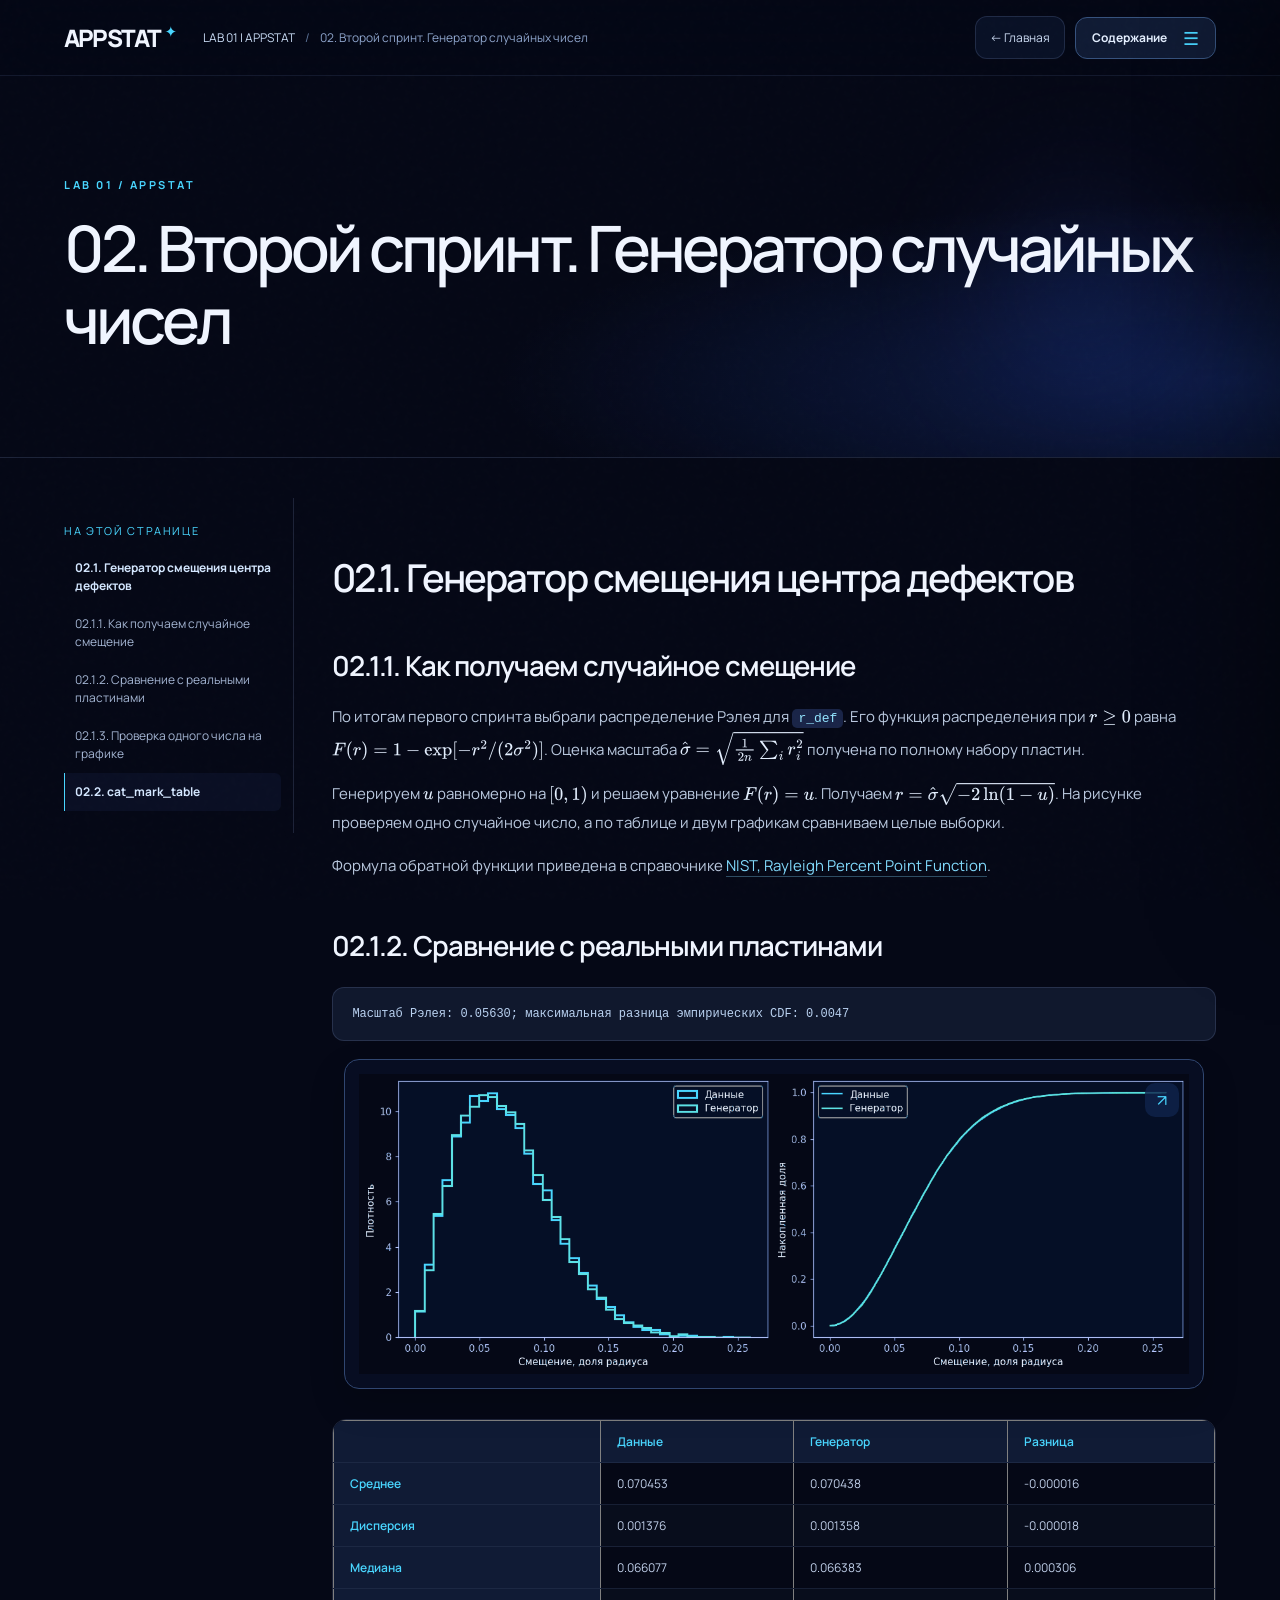
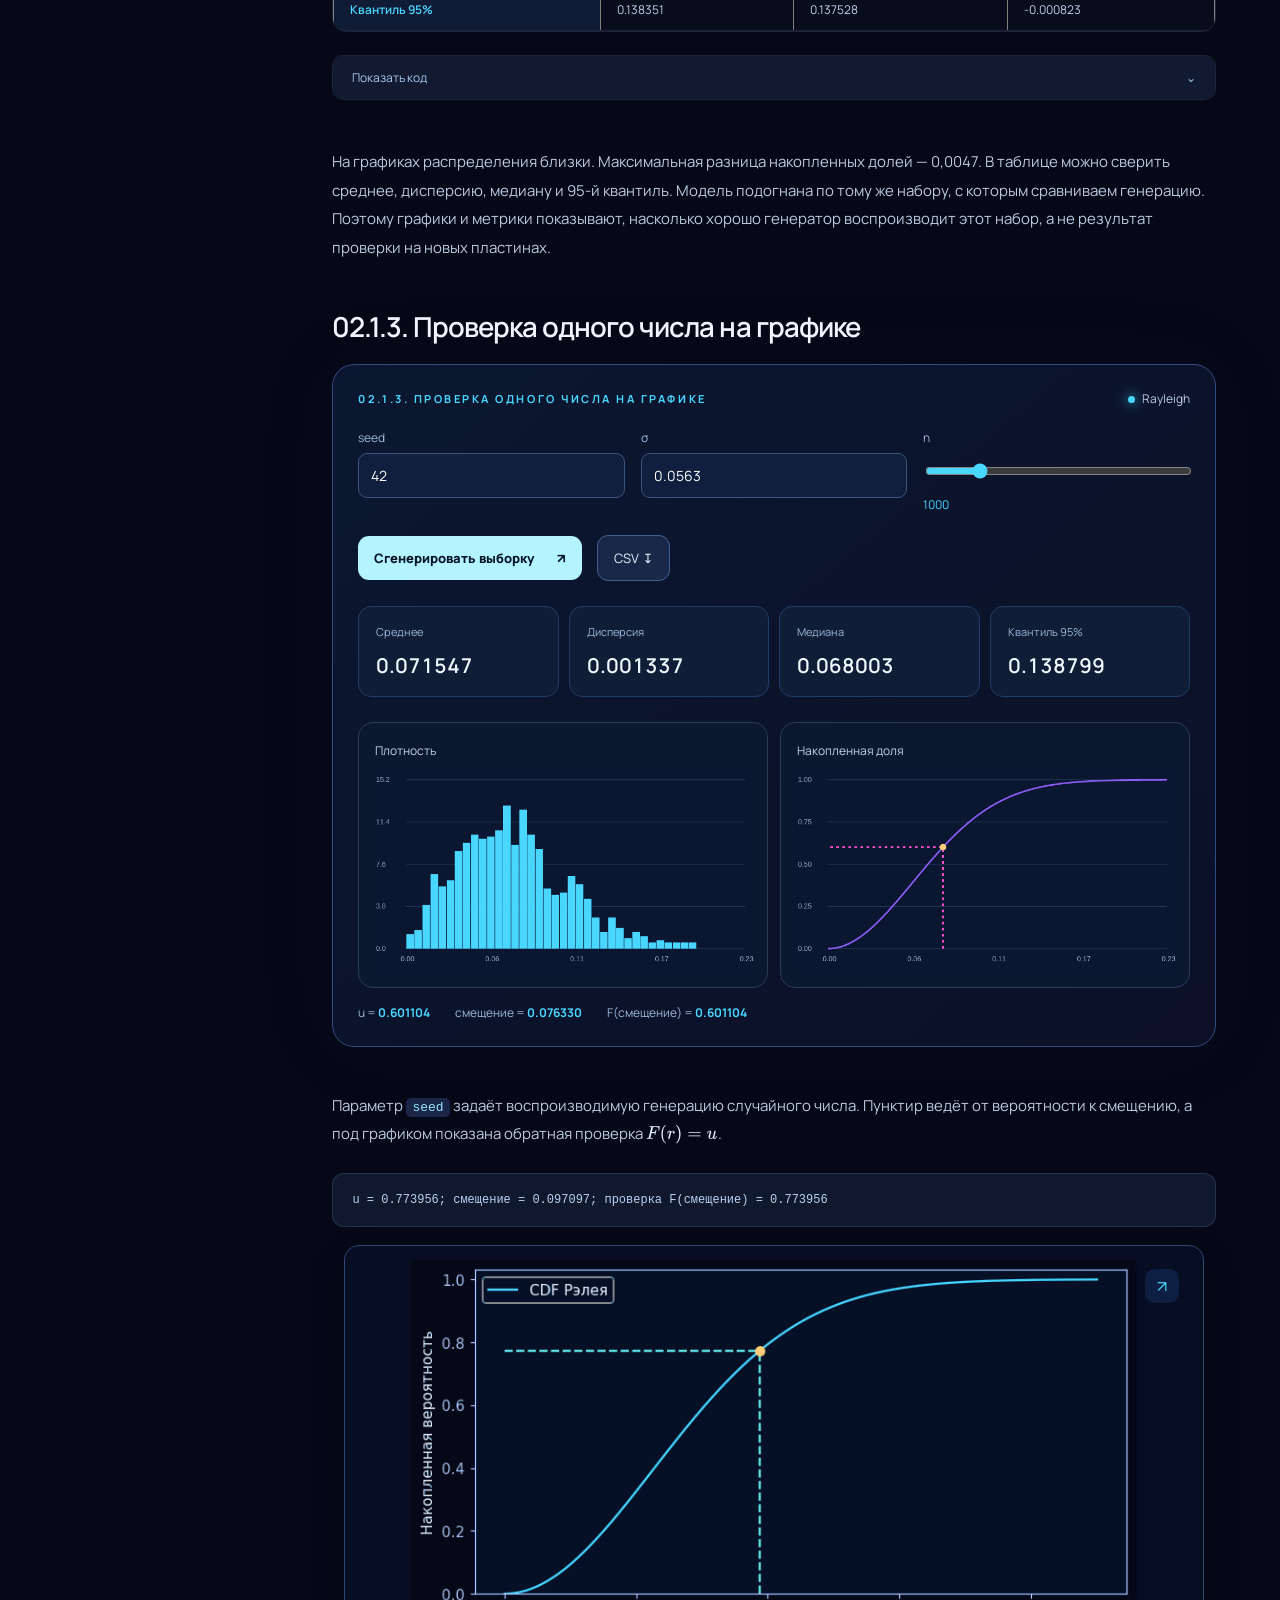
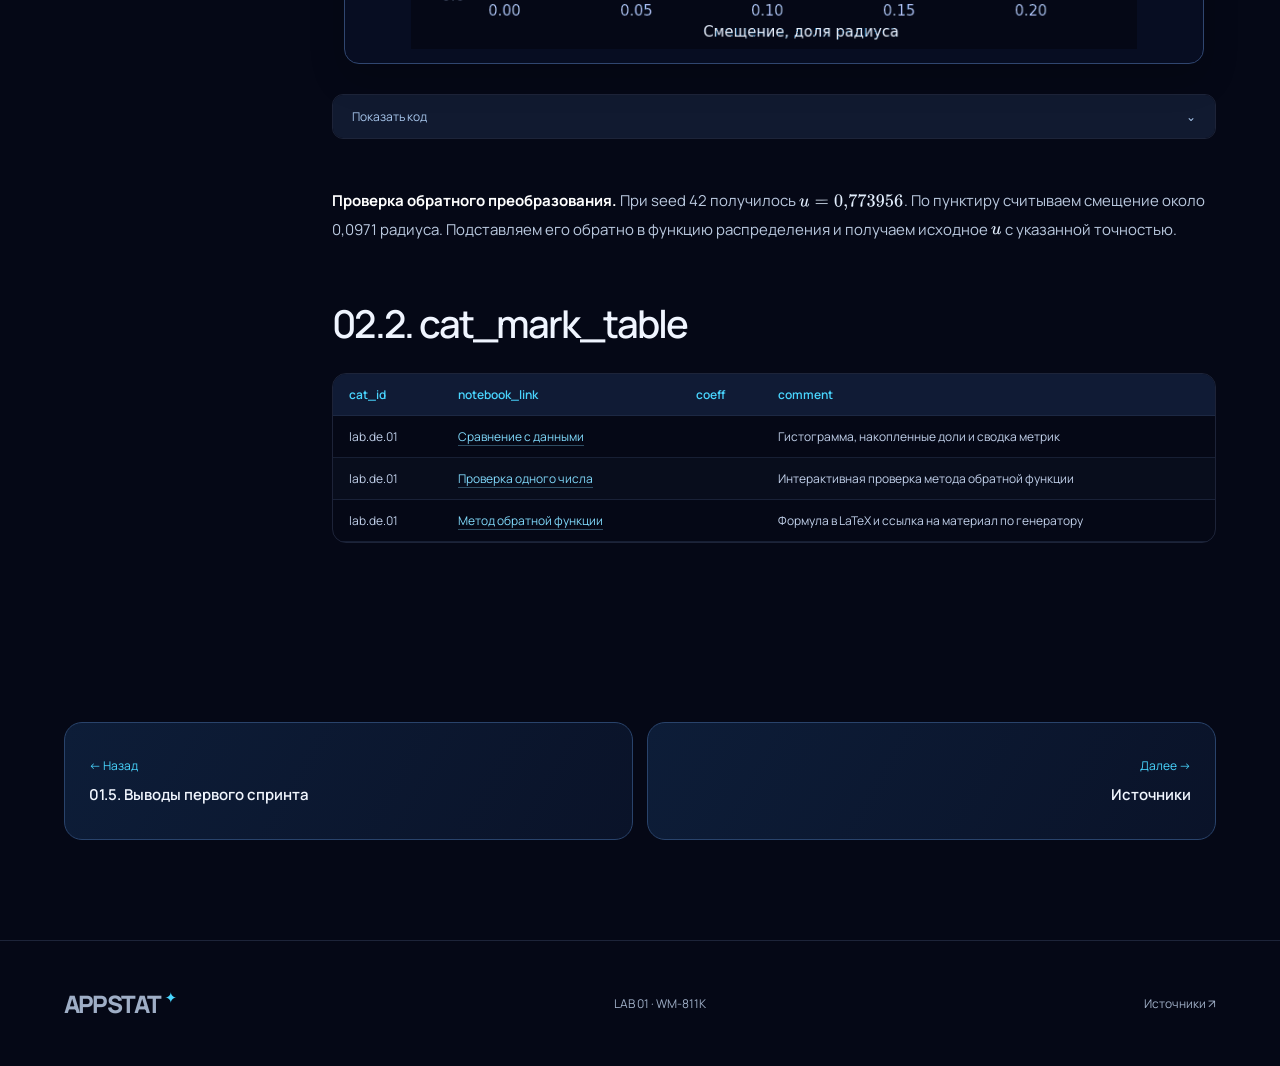
<file: docs/generator.html>
<!DOCTYPE html>

<html lang="ru"><head><meta charset="utf-8"/><meta content="width=device-width,initial-scale=1" name="viewport"/><meta content="#050816" name="theme-color"/><meta content="Статистический анализ дефектов полупроводниковых пластин — APPSTAT" name="description"/><title>02.1. Генератор смещения центра дефектов — APPSTAT</title><link href="assets/style.css" rel="stylesheet"/></head><body data-page="generator"><div class="noise"></div><header class="site-header"><a aria-label="LAB 01 | APPSTAT" class="brand" href="index.html">APPSTAT<span>✦</span></a>
<div aria-label="Текущий раздел" class="breadcrumbs"><a href="index.html">LAB 01 | APPSTAT</a><span class="crumb-sep">/</span><span class="crumb-current">02. Второй спринт. Генератор случайных чисел</span></div>
<div class="header-actions"><a class="header-home" href="index.html">← Главная</a><button aria-controls="drawer" aria-expanded="false" class="menu-toggle" type="button"><span class="menu-caption">Содержание</span><span aria-hidden="true" class="menu-bars">☰</span></button></div></header><div class="mobile-mask" hidden=""></div><aside aria-hidden="true" aria-label="Содержание" class="drawer" id="drawer"><div class="drawer-head"><strong>Содержание</strong><button aria-label="Закрыть меню" class="drawer-close" type="button">×</button></div><nav aria-label="Содержание" class="drawer-body"><a class="nav-root" href="index.html">LAB 01 | APPSTAT</a><a class="nav-group-link" href="index.html#sprint1">01. Первый спринт. Исследование случайных величин</a><div class="drawer-chapter"><div class="drawer-page-row"><a class="nav-page" href="data.html">01.0. Данные исследования</a></div></div><div class="drawer-chapter"><div class="drawer-page-row"><a class="nav-page" href="center.html">01.1. Дефекты в центре пластины</a><button aria-controls="sub-center" aria-expanded="false" aria-label="Подразделы: 01.1. Дефекты в центре пластины" class="nav-expand" type="button"><span aria-hidden="true">⌄</span></button></div><div class="nav-children" hidden="" id="sub-center"><a href="center.html#heading-9">01.1.1. Описание случайной величины</a><a href="center.html#heading-10">01.1.2. Распределение числа дефектов</a><a href="center.html#heading-21">01.1.3. Состоятельность среднего и сравнение выборок</a><a href="center.html#heading-24">01.1.4. Выводы</a></div></div><div class="drawer-chapter"><div class="drawer-page-row"><a class="nav-page" href="edge.html">01.2. Дефекты у края пластины</a><button aria-controls="sub-edge" aria-expanded="false" aria-label="Подразделы: 01.2. Дефекты у края пластины" class="nav-expand" type="button"><span aria-hidden="true">⌄</span></button></div><div class="nav-children" hidden="" id="sub-edge"><a href="edge.html#heading-26">01.2.1. Как определили краевую зону</a><a href="edge.html#heading-29">01.2.2. Случайность: разброс внутри лотов</a><a href="edge.html#heading-33">01.2.3. Распределение числа дефектов</a><a href="edge.html#heading-35">01.2.4. Описательные статистики</a><a href="edge.html#heading-38">01.2.5. Подгонка распределений</a><a href="edge.html#heading-43">01.2.6. Сравнение моделей с данными</a><a href="edge.html#heading-47">01.2.7. Нормализация</a><a href="edge.html#heading-51">01.2.8. Формулы распределений</a><a href="edge.html#heading-52">01.2.9. Проверка оценок на выборках</a><a href="edge.html#heading-54">01.2.10. Состоятельность оценок</a><a href="edge.html#heading-57">01.2.11. Выборки с возвращением и без</a><a href="edge.html#heading-64">01.2.12. Проверка гипотез</a><a href="edge.html#heading-70">01.2.13. Сводная таблица</a><a href="edge.html#heading-72">01.2.14. Выводы</a></div></div><div class="drawer-chapter"><div class="drawer-page-row"><a class="nav-page" href="dependence.html">01.3. Связь числа дефектов в центре и у края</a></div></div><div class="drawer-chapter"><div class="drawer-page-row"><a class="nav-page" href="rdef.html">01.4. Смещение центра дефектов</a><button aria-controls="sub-rdef" aria-expanded="false" aria-label="Подразделы: 01.4. Смещение центра дефектов" class="nav-expand" type="button"><span aria-hidden="true">⌄</span></button></div><div class="nav-children" hidden="" id="sub-rdef"><a href="rdef.html#heading-85">01.4.1. Что измеряем</a><a href="rdef.html#heading-89">01.4.2. Разброс внутри партий</a><a href="rdef.html#heading-94">01.4.3. Распределение смещения</a><a href="rdef.html#heading-96">01.4.4. Описательные статистики</a><a href="rdef.html#heading-99">01.4.5. Сравнение трёх моделей</a><a href="rdef.html#heading-106">01.4.6. Модель равномерных дефектов</a><a href="rdef.html#heading-110">01.4.7. Модели распределения</a><a href="rdef.html#heading-112">01.4.8. Преобразования шкалы</a><a href="rdef.html#heading-116">01.4.9. Проверка оценок на выборках</a><a href="rdef.html#heading-118">01.4.10. Состоятельность оценок</a><a href="rdef.html#heading-121">01.4.11. Выборки с возвращением и без</a><a href="rdef.html#heading-126">01.4.12. Проверка гипотез</a><a href="rdef.html#heading-130">01.4.13. Сводная таблица результатов</a><a href="rdef.html#heading-132">01.4.14. Выводы</a></div></div><div class="drawer-chapter"><div class="drawer-page-row"><a class="nav-page" href="results.html#heading-134">01.5. Выводы первого спринта</a></div></div><div class="drawer-chapter"><div class="drawer-page-row"><a class="nav-page" href="results.html#heading-137">01.6. cat_mark_table</a></div></div><a class="nav-group-link a c t i v e - g r o u p" href="generator.html#heading-139">02. Второй спринт. Генератор случайных чисел</a><div class="drawer-chapter active"><div class="drawer-page-row"><a aria-current="page" class="nav-page active" href="generator.html#heading-140">02.1. Генератор смещения центра дефектов</a><button aria-controls="sub-generator" aria-expanded="true" aria-label="Подразделы: 02.1. Генератор смещения центра дефектов" class="nav-expand" type="button"><span aria-hidden="true">⌄</span></button></div><div class="nav-children" id="sub-generator"><a href="generator.html#heading-141">02.1.1. Как получаем случайное смещение</a><a href="generator.html#heading-142">02.1.2. Сравнение с реальными пластинами</a><a href="generator.html#heading-145">02.1.3. Проверка одного числа на графике</a></div></div><div class="drawer-chapter"><div class="drawer-page-row"><a class="nav-page" href="generator.html#heading-149">02.2. cat_mark_table</a></div></div><div class="drawer-chapter"><div class="drawer-page-row"><a class="nav-page" href="sources.html#heading-151">Источники</a></div></div></nav></aside><main id="main"><div class="page-hero"><p class="eyebrow">LAB 01 / APPSTAT</p><h1 class="title-page" id="heading-139">02. Второй спринт. Генератор случайных чисел</h1><div class="hero-orbit"></div></div><div class="article-layout"><aside class="section-index"><p>На этой странице</p><div id="local-index"></div></aside><details class="section-index-mobile"><summary>На этой странице <span aria-hidden="true">⌄</span></summary><nav aria-label="На этой странице" id="local-index-mobile"></nav></details><article class="article-body">
<section class="cell prose-cell" id="cell-140">
<h2 class="level-chapter toc-heading" id="heading-140">02.1. Генератор смещения центра дефектов</h2>
</section>
<section class="cell prose-cell" id="cell-141"><h3 class="level-subsection toc-heading" id="heading-141">02.1.1. Как получаем случайное смещение</h3>
<p>По итогам первого спринта выбрали распределение Рэлея для <code>r_def</code>. Его функция распределения при <span class="math">\(r\ge0\)</span> равна <span class="math">\(F(r)=1-\exp[-r^2/(2\sigma^2)]\)</span>. Оценка масштаба <span class="math">\(\hat\sigma=\sqrt{\frac1{2n}\sum_i r_i^2}\)</span> получена по полному набору пластин.</p>
<p>Генерируем <span class="math">\(u\)</span> равномерно на <span class="math">\([0,1)\)</span> и решаем уравнение <span class="math">\(F(r)=u\)</span>. Получаем <span class="math">\(r=\hat\sigma\sqrt{-2\ln(1-u)}\)</span>. На рисунке проверяем одно случайное число, а по таблице и двум графикам сравниваем целые выборки.</p>
<p>Формула обратной функции приведена в справочнике <a href="https://www.itl.nist.gov/div898/software/dataplot/refman2/auxillar/rayppf.htm" rel="noopener noreferrer" target="_blank">NIST, Rayleigh Percent Point Function</a>.</p>
</section>
<section class="cell prose-cell" id="cell-142"><h3 class="level-subsection toc-heading" id="heading-142">02.1.2. Сравнение с реальными пластинами</h3>
</section>
<section class="cell code-cell" id="cell-143"><pre class="output-text">Масштаб Рэлея: 0.05630; максимальная разница эмпирических CDF: 0.0047</pre><button aria-label="Увеличить график" class="chart-expand" data-img="assets/charts/chart-143-1.png"><img alt="График исследования" loading="lazy" src="assets/charts/chart-143-1.png"/><span class="expand-label">↗</span></button><div class="table-wrap"><table border="1" class="dataframe">
<thead>
<tr style="text-align: right;">
<th></th>
<th>Данные</th>
<th>Генератор</th>
<th>Разница</th>
</tr>
</thead>
<tbody>
<tr>
<th>Среднее</th>
<td>0.070453</td>
<td>0.070438</td>
<td>-0.000016</td>
</tr>
<tr>
<th>Дисперсия</th>
<td>0.001376</td>
<td>0.001358</td>
<td>-0.000018</td>
</tr>
<tr>
<th>Медиана</th>
<td>0.066077</td>
<td>0.066383</td>
<td>0.000306</td>
</tr>
<tr>
<th>Квантиль 95%</th>
<td>0.138351</td>
<td>0.137528</td>
<td>-0.000823</td>
</tr>
</tbody>
</table></div><details class="code-details"><summary>Показать код <span>⌄</span></summary><pre><code># @title Генератор Рэлея и проверка по данным
observed = df["r_def"].dropna().to_numpy()
sigma_hat = np.sqrt(np.mean(observed**2) / 2)
generator_rng = np.random.default_rng(42)
uniform = generator_rng.random(len(observed))
generated = sigma_hat * np.sqrt(-2 * np.log1p(-uniform))
assert np.isfinite(generated).all() and (generated &gt;= 0).all()
assert np.allclose(-np.expm1(-generated**2 / (2 * sigma_hat**2)), uniform)

fig, axes = plt.subplots(1, 2, figsize=(12, 4.4))
bins = np.linspace(0, max(observed.max(), generated.max()), 38)
for values, label, color in [(observed, "Данные", SPACE_COLORS["cyan"]), (generated, "Генератор", SPACE_COLORS["violet"] )]:
    axes[0].hist(values, bins=bins, density=True, histtype="step", linewidth=2, color=color, label=label)
    sorted_values = np.sort(values)
    axes[1].step(sorted_values, np.arange(1, len(values)+1)/len(values), where="post", color=color, label=label)
axes[0].set(xlabel="Смещение, доля радиуса", ylabel="Плотность")
axes[1].set(xlabel="Смещение, доля радиуса", ylabel="Накопленная доля")
for ax in axes:
    ax.legend()
    style_axis(ax)
plt.tight_layout()
plt.show()

def describe_sample(values):
    return {"Среднее": values.mean(), "Дисперсия": values.var(ddof=1),
            "Медиана": np.median(values), "Квантиль 95%": np.quantile(values, 0.95)}
comparison = pd.DataFrame({"Данные": describe_sample(observed), "Генератор": describe_sample(generated)})
comparison["Разница"] = comparison["Генератор"] - comparison["Данные"]
print(f"Масштаб Рэлея: {sigma_hat:.5f}; максимальная разница эмпирических CDF: {stats.ks_2samp(observed, generated).statistic:.4f}")
comparison.round(6)
</code></pre></details></section>
<section class="cell prose-cell" id="cell-144"><p>На графиках распределения близки. Максимальная разница накопленных долей — 0,0047. В таблице можно сверить среднее, дисперсию, медиану и 95-й квантиль. Модель подогнана по тому же набору, с которым сравниваем генерацию. Поэтому графики и метрики показывают, насколько хорошо генератор воспроизводит этот набор, а не результат проверки на новых пластинах.</p>
</section>
<section class="cell prose-cell" id="cell-145"><h3 class="level-subsection toc-heading" id="heading-145">02.1.3. Проверка одного числа на графике</h3>
</section><section class="lab-panel" id="interactive-rayleigh">
<div class="panel-top"><span class="eyebrow">02.1.3. Проверка одного числа на графике</span><span class="status"><span></span>Rayleigh</span></div>
<div class="controls-grid">
<label>seed <input id="seed" min="0" step="1" type="number" value="42"/></label>
<label>σ <input id="sigma" max="1" min="0.0001" step="0.0001" type="number" value="0.05630"/></label>
<label>n <input id="samples" max="5000" min="100" step="100" type="range" value="1000"/><output id="samples-n">1000</output></label>
</div>
<div class="actions"><button class="action-primary" id="generate">Сгенерировать выборку <span>↗</span></button><button class="action-secondary" id="save-csv">CSV ↧</button></div>
<div class="metric-grid"><div><small>Среднее</small><strong id="mean-out">—</strong></div><div><small>Дисперсия</small><strong id="variance-out">—</strong></div><div><small>Медиана</small><strong id="median-out">—</strong></div><div><small>Квантиль 95%</small><strong id="quantile-out">—</strong></div></div>
<div class="draw-grid"><div class="plot-panel"><span>Плотность</span><canvas aria-label="Гистограмма сгенерированных значений" height="380" id="hist-chart" width="700"></canvas></div><div class="plot-panel"><span>Накопленная доля</span><canvas aria-label="Функция распределения" height="380" id="cdf-chart" width="700"></canvas></div></div>
<div class="point-readout"><span>u = <strong id="u-out">—</strong></span><span>смещение = <strong id="value-out">—</strong></span><span>F(смещение) = <strong id="check-out">—</strong></span></div>
</section>
<section class="cell prose-cell" id="cell-146"><p>Параметр <code>seed</code> задаёт воспроизводимую генерацию случайного числа. Пунктир ведёт от вероятности к смещению, а под графиком показана обратная проверка <span class="math">\(F(r)=u\)</span>.</p>
</section>
<section class="cell code-cell" id="cell-147"><pre class="output-text">u = 0.773956; смещение = 0.097097; проверка F(смещение) = 0.773956</pre><button aria-label="Увеличить график" class="chart-expand" data-img="assets/charts/chart-147-1.png"><img alt="График исследования" loading="lazy" src="assets/charts/chart-147-1.png"/><span class="expand-label">↗</span></button><details class="code-details"><summary>Показать код <span>⌄</span></summary><pre><code># @title Одно случайное число на графике { run: "auto" }
seed = 42 # @param {type:"integer"}
u = np.random.default_rng(seed).random()
value = sigma_hat * np.sqrt(-2 * np.log1p(-u))
grid = np.linspace(0, max(4*sigma_hat, value*1.1), 400)
cdf = -np.expm1(-grid**2 / (2*sigma_hat**2))
fig, ax = plt.subplots(figsize=(8, 4))
ax.plot(grid, cdf, color=SPACE_COLORS["cyan"], linewidth=1.8, label="CDF Рэлея")
ax.hlines(u, 0, value, linestyle="--", color=SPACE_COLORS["mint"])
ax.vlines(value, 0, u, linestyle="--", color=SPACE_COLORS["mint"])
ax.scatter(value, u, color=SPACE_COLORS["gold"], s=42, zorder=3)
ax.set(xlabel="Смещение, доля радиуса", ylabel="Накопленная вероятность", ylim=(0, 1.03))
ax.legend()
style_axis(ax)
plt.show()
print(f"u = {u:.6f}; смещение = {value:.6f}; проверка F(смещение) = {-np.expm1(-value**2/(2*sigma_hat**2)):.6f}")
</code></pre></details></section>
<section class="cell prose-cell" id="cell-148"><p><strong>Проверка обратного преобразования.</strong> При seed 42 получилось <span class="math">\(u=0{,}773956\)</span>. По пунктиру считываем смещение около 0,0971 радиуса. Подставляем его обратно в функцию распределения и получаем исходное <span class="math">\(u\)</span> с указанной точностью.</p>
</section><section class="cell prose-cell" id="cell-149">
<h2 class="level-chapter toc-heading" id="heading-149">02.2. cat_mark_table</h2>
</section><section class="cell prose-cell" id="cell-150"><div class="table-wrap"><table>
<thead>
<tr>
<th>cat_id</th>
<th>notebook_link</th>
<th>coeff</th>
<th>comment</th>
</tr>
</thead>
<tbody>
<tr>
<td>lab.de.01</td>
<td><a href="generator.html#cell-142">Сравнение с данными</a></td>
<td></td>
<td>Гистограмма, накопленные доли и сводка метрик</td>
</tr>
<tr>
<td>lab.de.01</td>
<td><a href="generator.html#cell-145">Проверка одного числа</a></td>
<td></td>
<td>Интерактивная проверка метода обратной функции</td>
</tr>
<tr>
<td>lab.de.01</td>
<td><a href="generator.html#cell-141">Метод обратной функции</a></td>
<td></td>
<td>Формула в LaTeX и ссылка на материал по генератору</td>
</tr>
</tbody>
</table></div>
</section></article></div><nav aria-label="Переходы между разделами" class="page-direction"><a class="step-link step-prev" href="results.html"><span class="step-meta">← Назад</span><strong>01.5. Выводы первого спринта</strong></a><a class="step-link step-next" href="sources.html"><span class="step-meta">Далее →</span><strong>Источники</strong></a></nav></main><button aria-label="Наверх" class="back-to-top" type="button">↑</button><footer class="site-footer"><a class="brand" href="index.html">APPSTAT<span>✦</span></a><span>LAB 01 · WM-811K</span><a href="sources.html">Источники ↗</a></footer><div aria-label="График" aria-modal="true" class="lightbox" hidden="" role="dialog">
<div class="lightbox-dialog"><div class="lightbox-toolbar"><span>График</span><div class="lightbox-actions">
<button aria-label="Уменьшить график" class="zoom-out" type="button">−</button><output class="zoom-label">100%</output>
<button aria-label="Увеличить график" class="zoom-in" type="button">+</button>
<button aria-label="Закрыть график" class="lightbox-close" type="button">×</button></div></div>
<div class="lightbox-viewport"><img alt="Увеличенный график"/></div></div></div><script>window.MathJax={tex:{inlineMath:[["\\(","\\)"],["$","$"]],displayMath:[["\\[","\\]"]] },options:{skipHtmlTags:["script","noscript","style","textarea","pre","code"]}};</script><script async="" src="assets/vendor/mathjax/tex-svg.js"></script><script src="assets/app.js"></script></body></html>
</file>
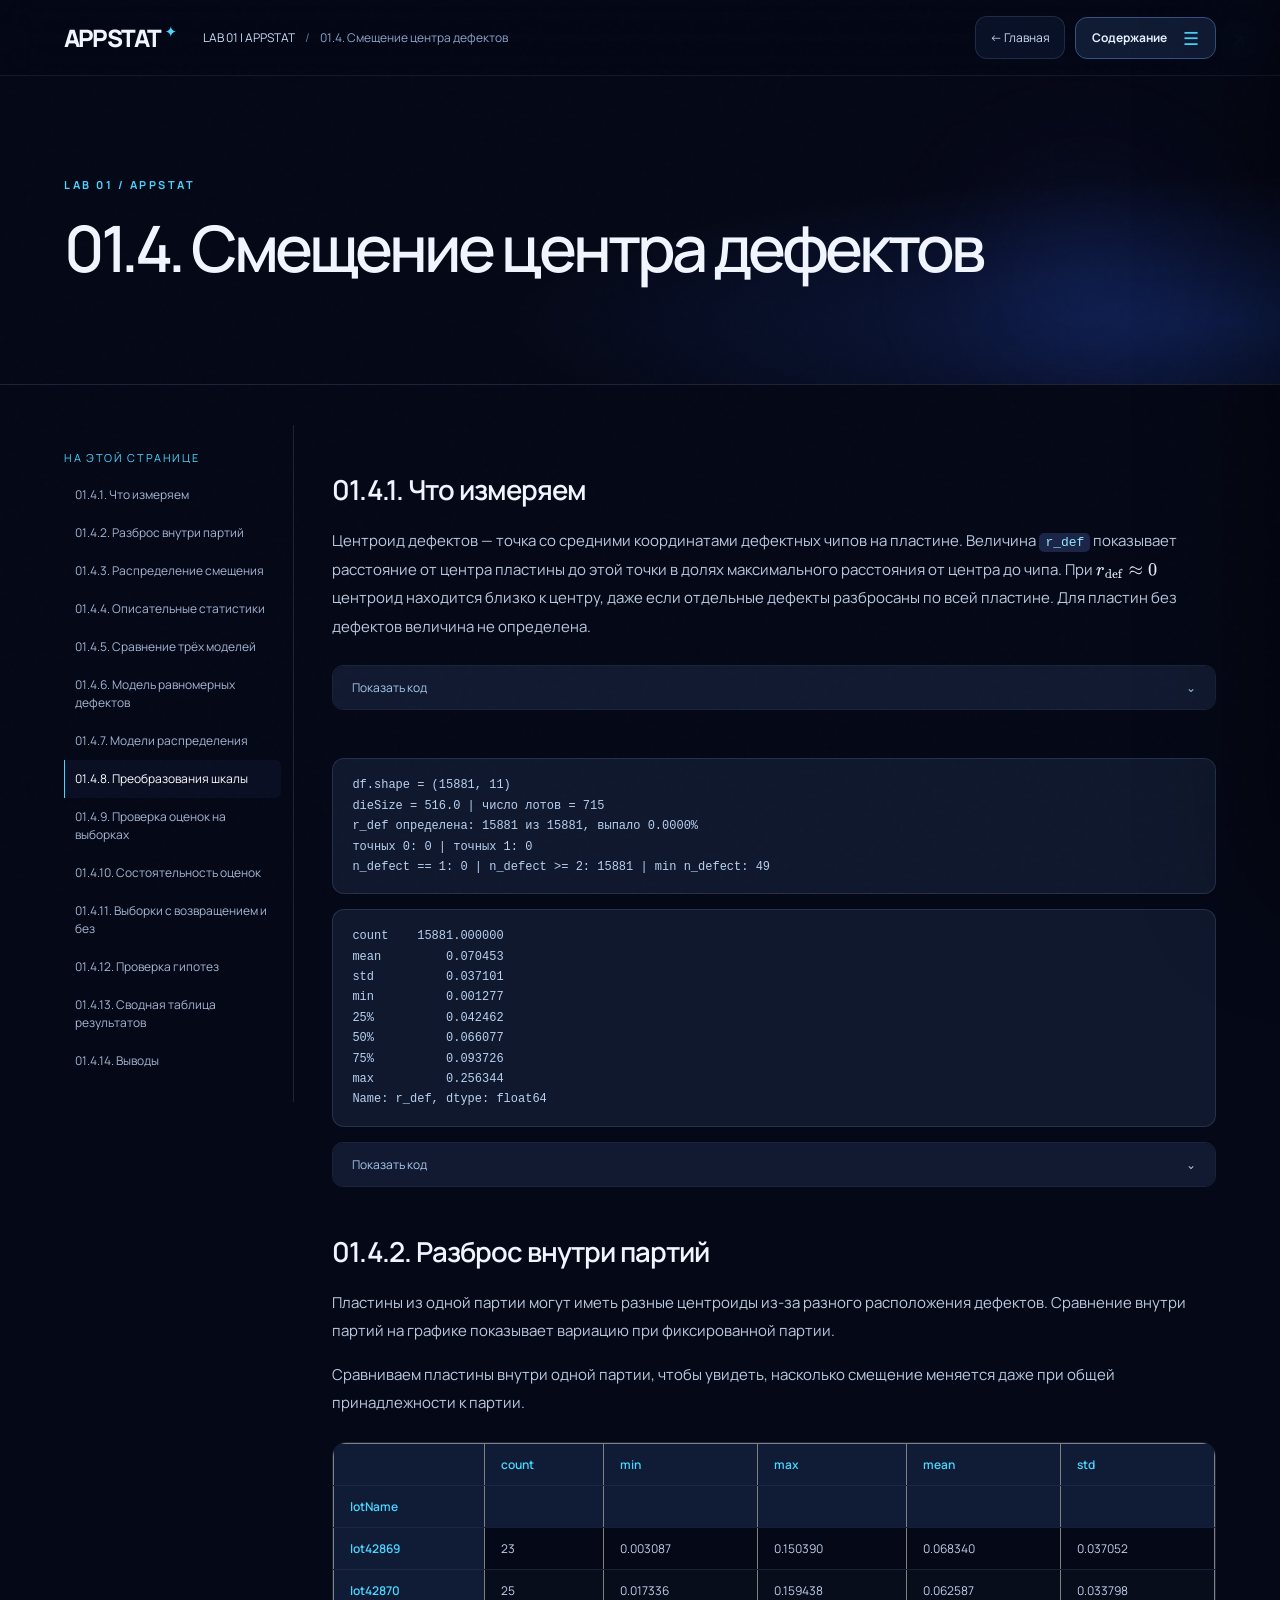
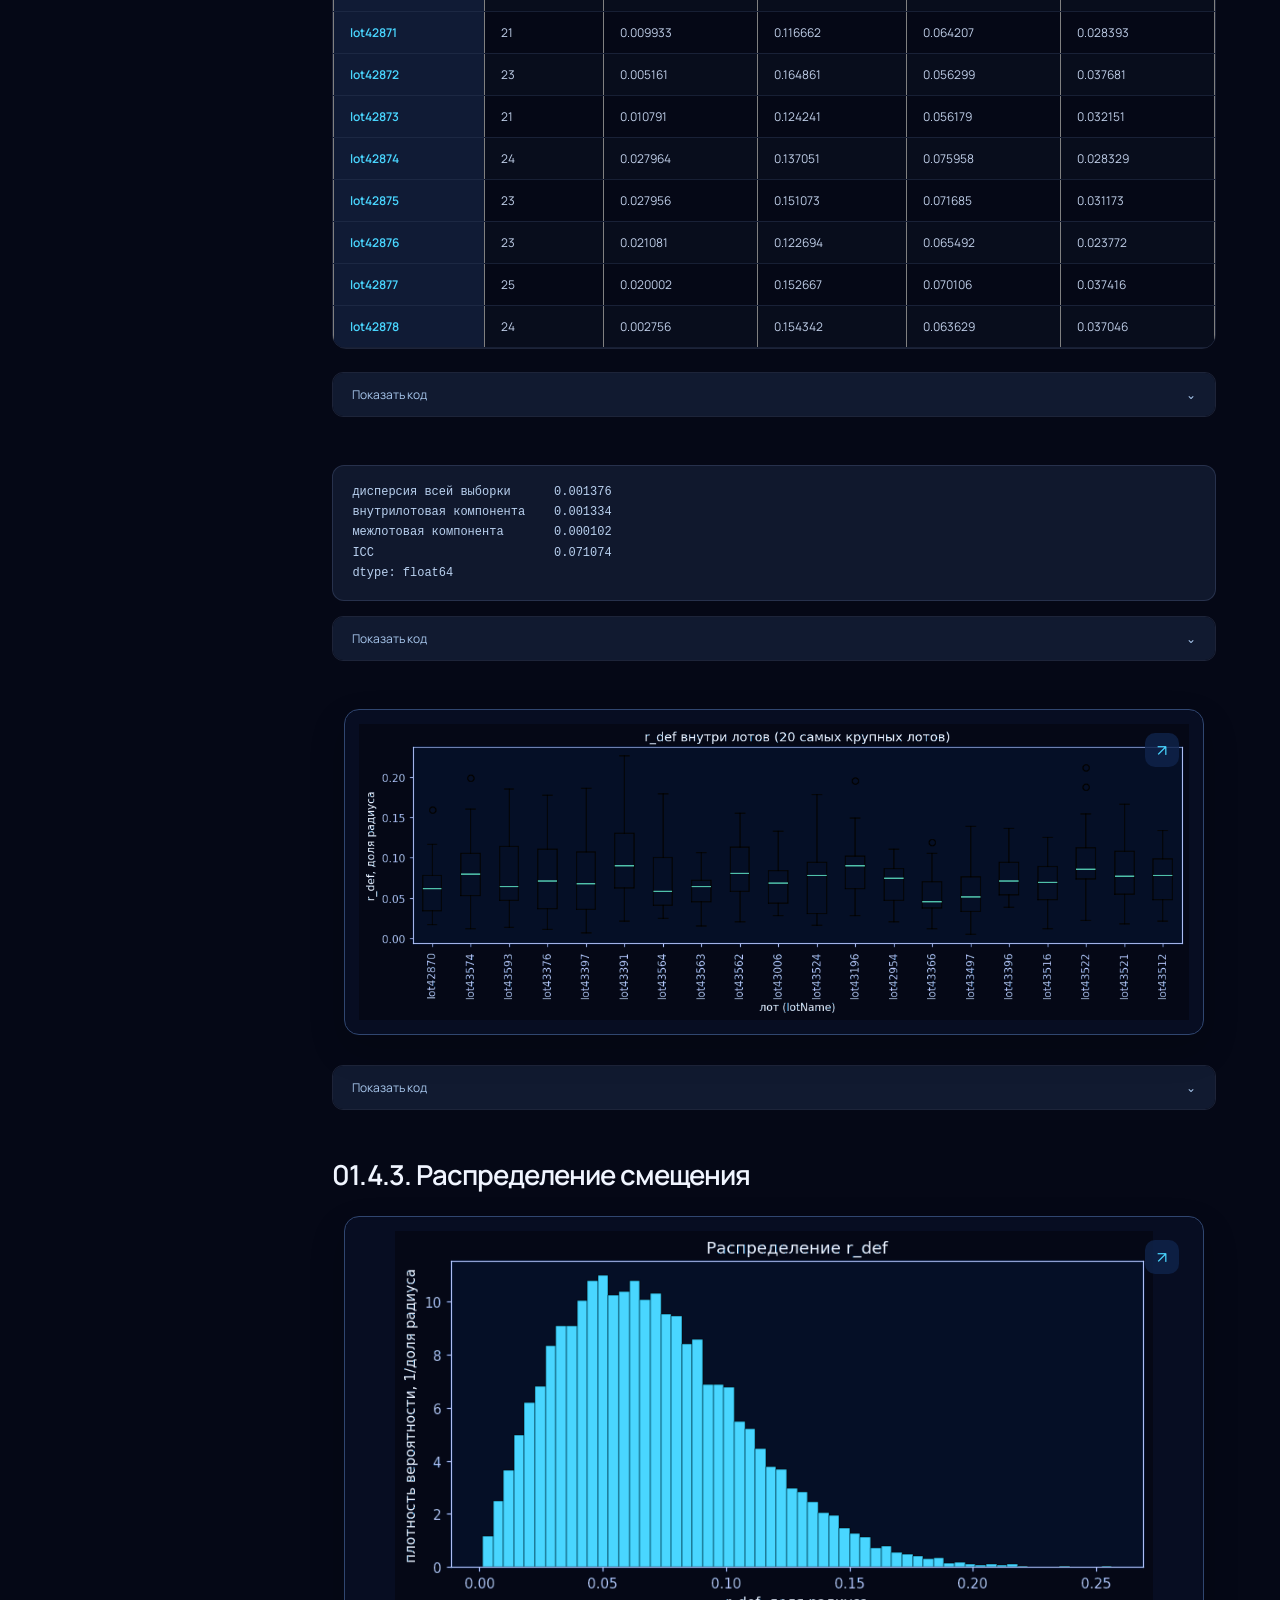
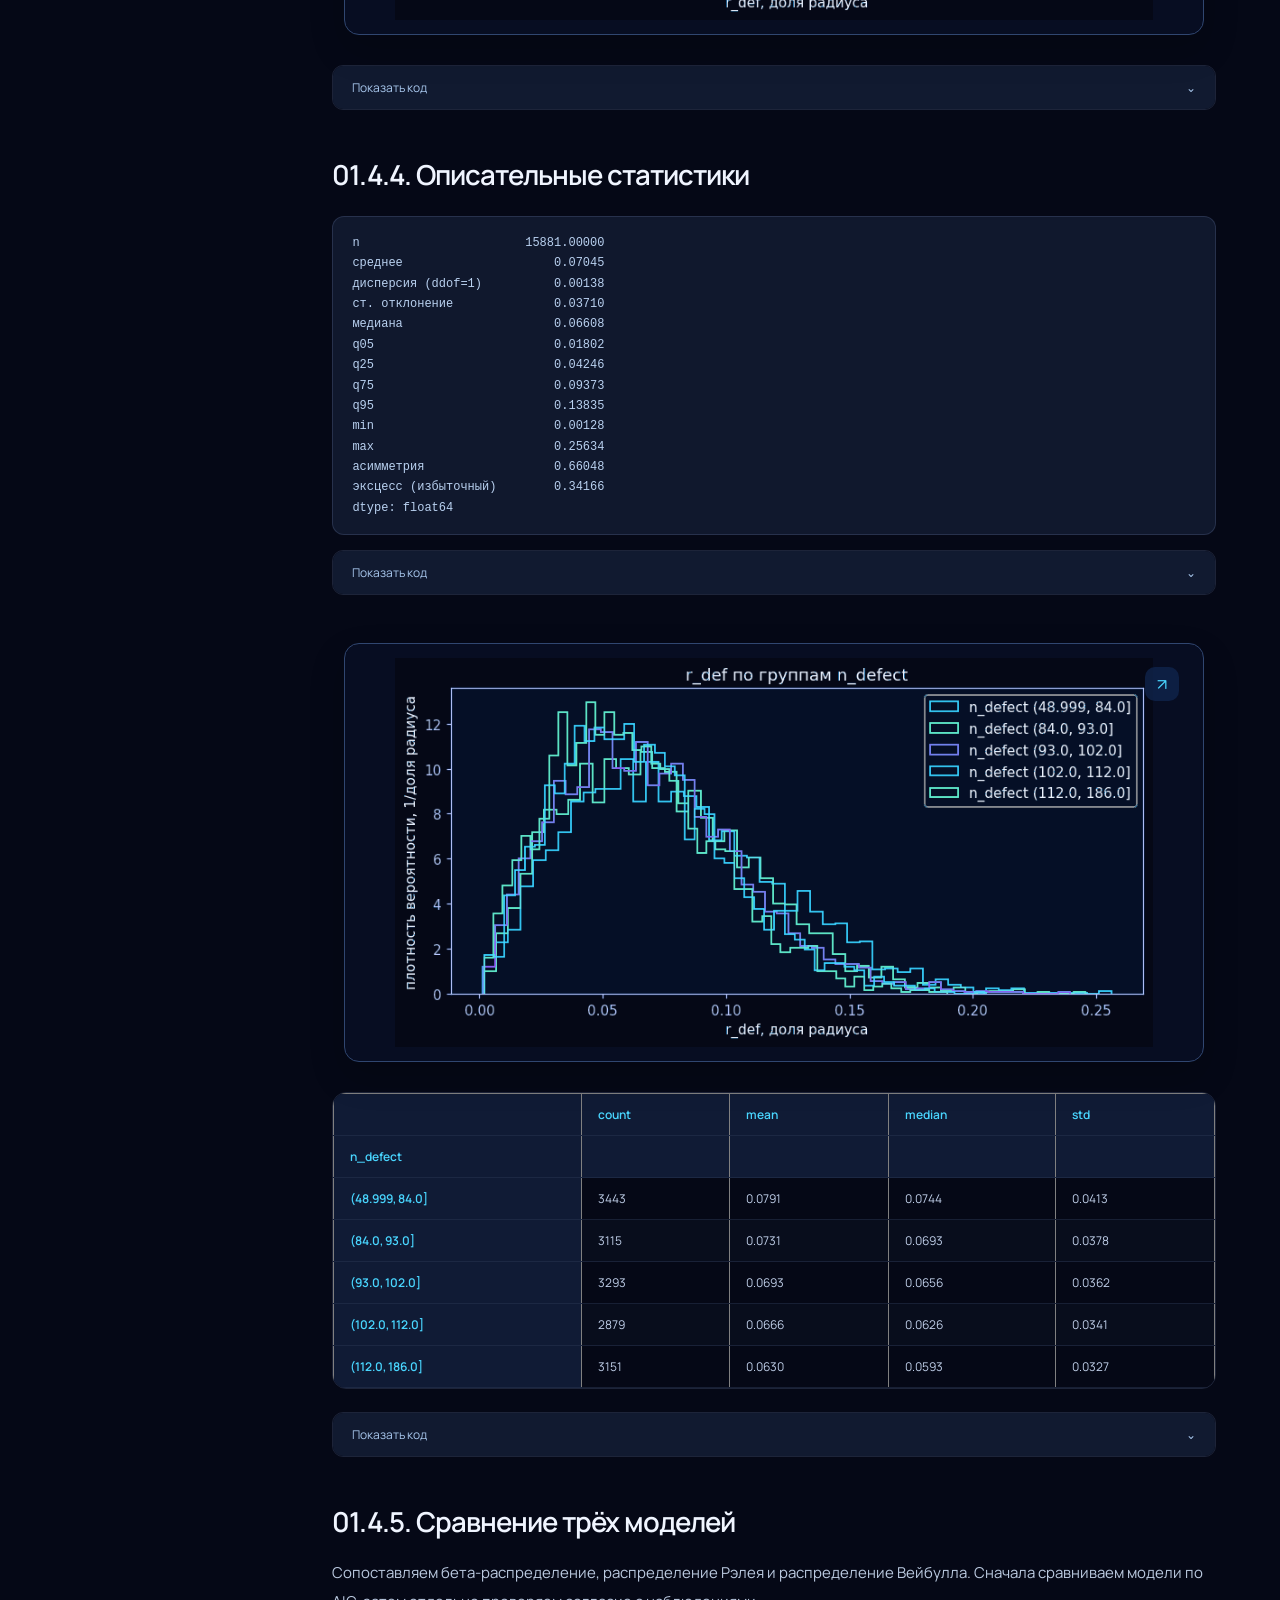
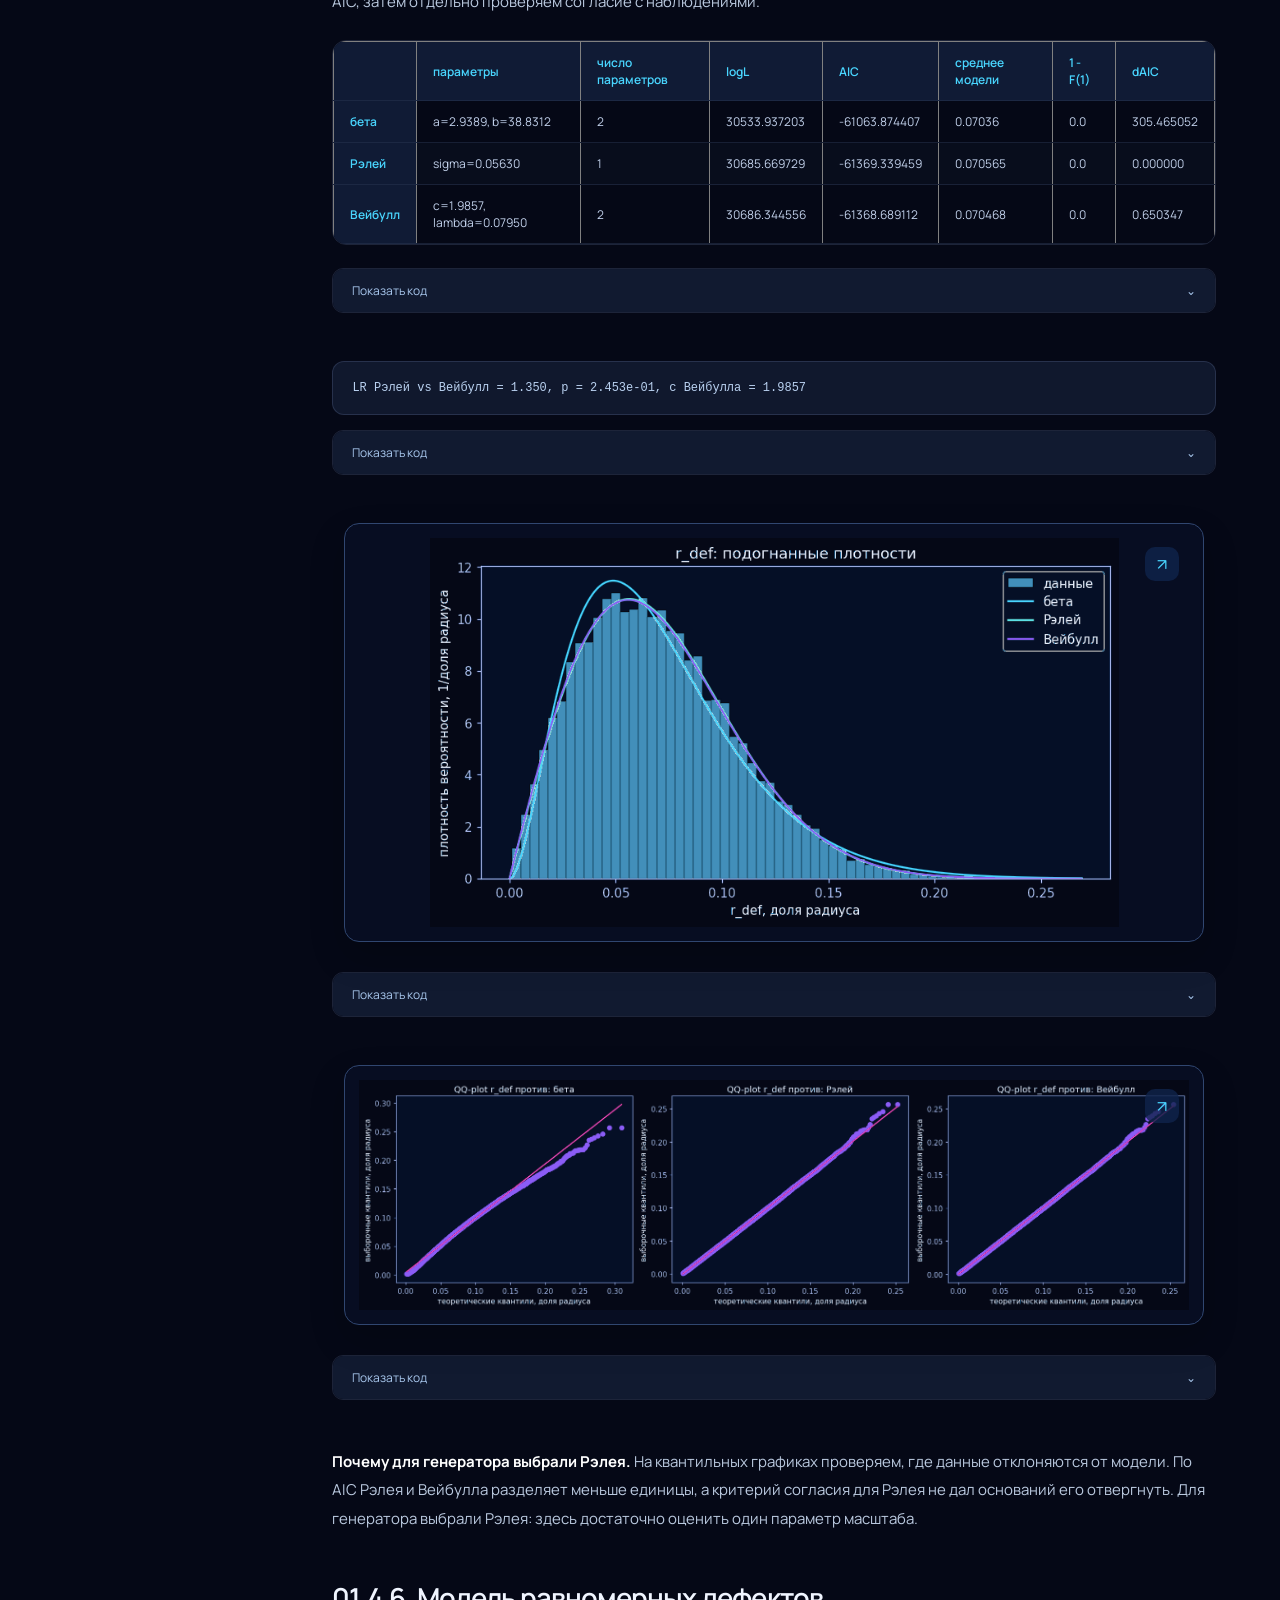
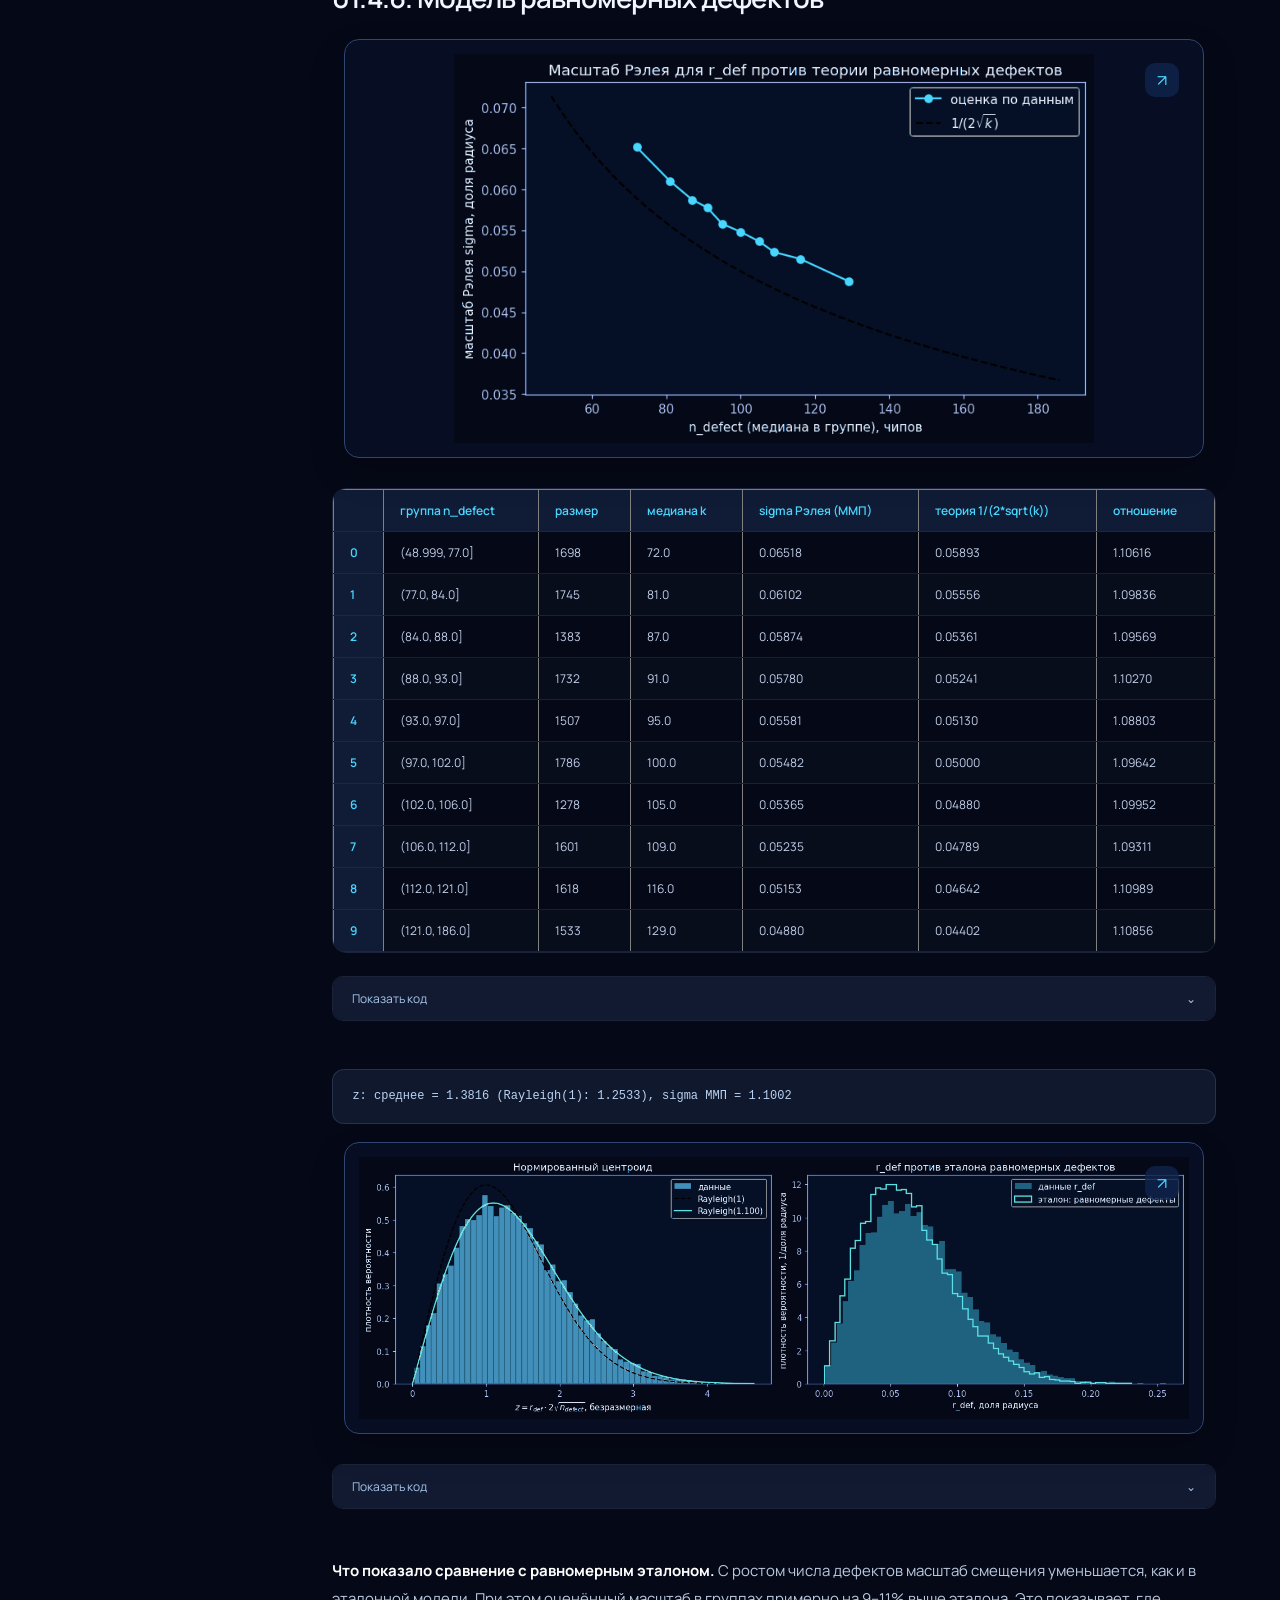
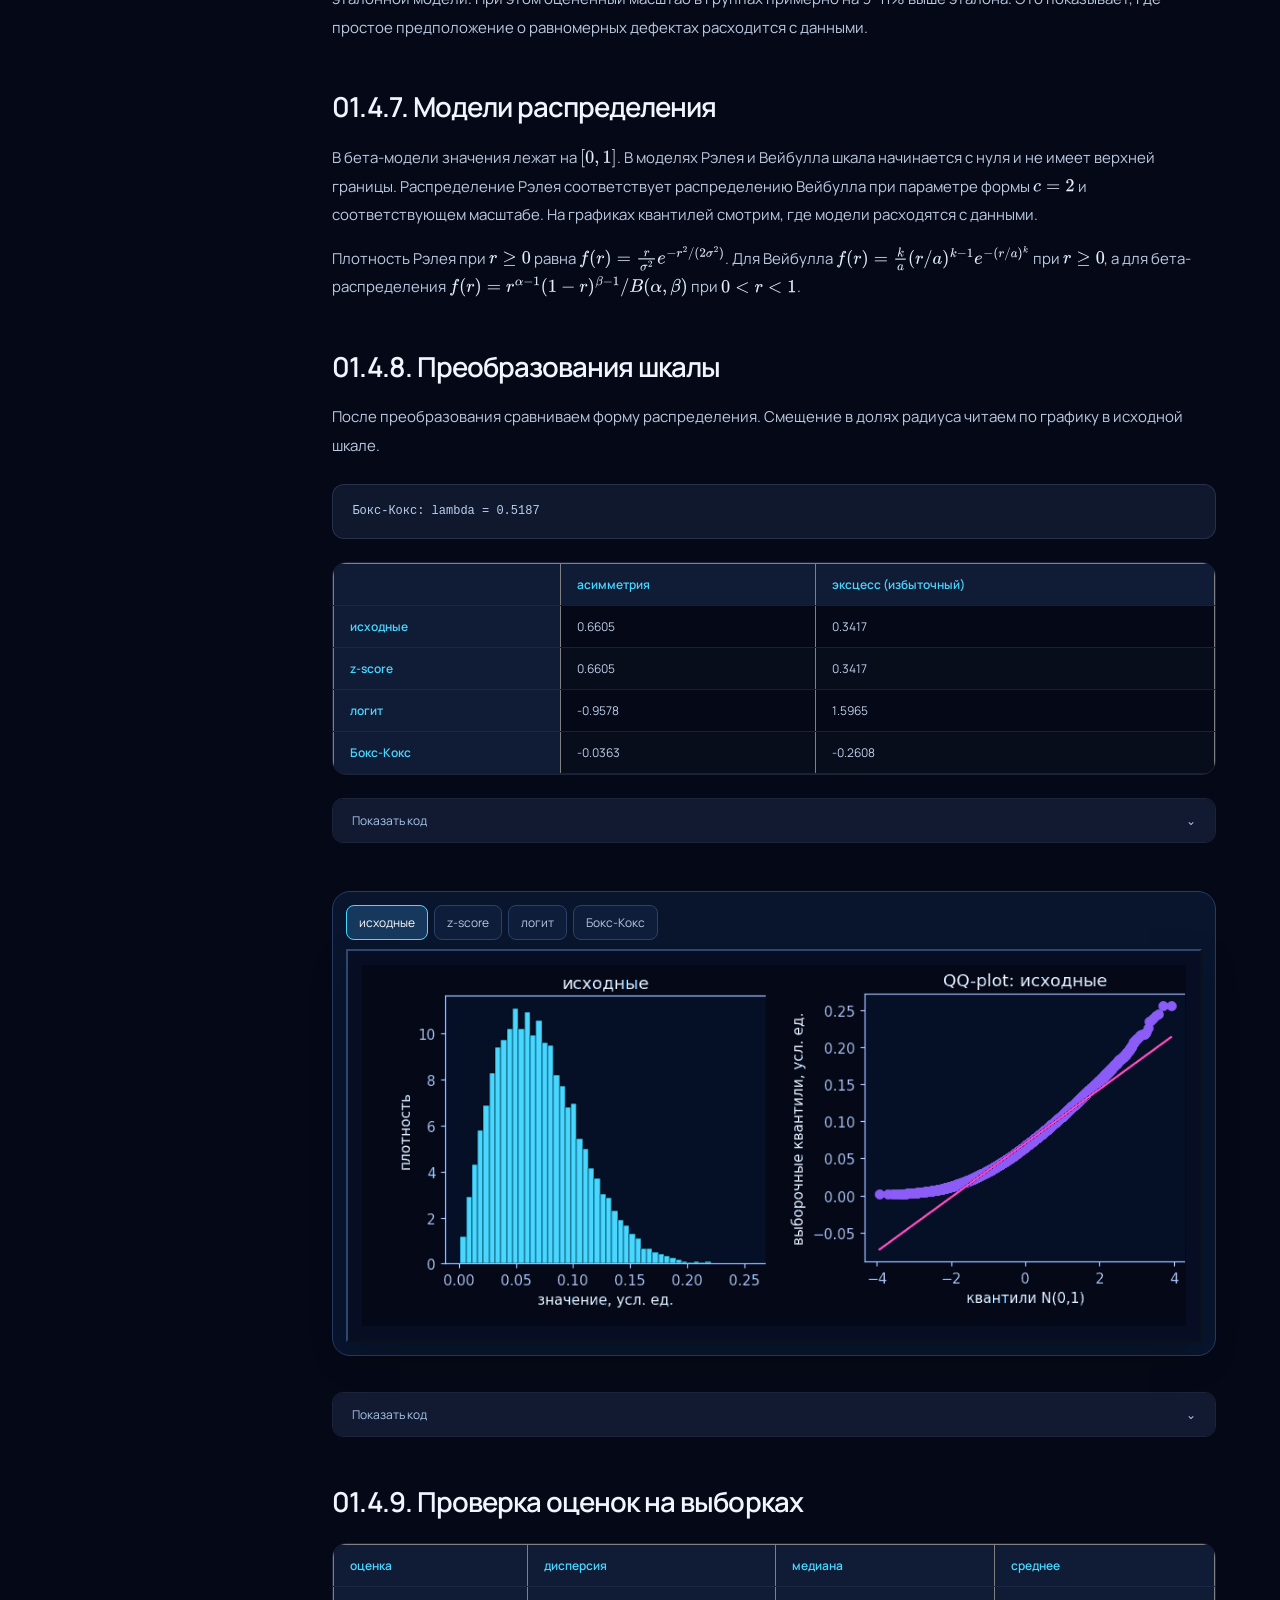
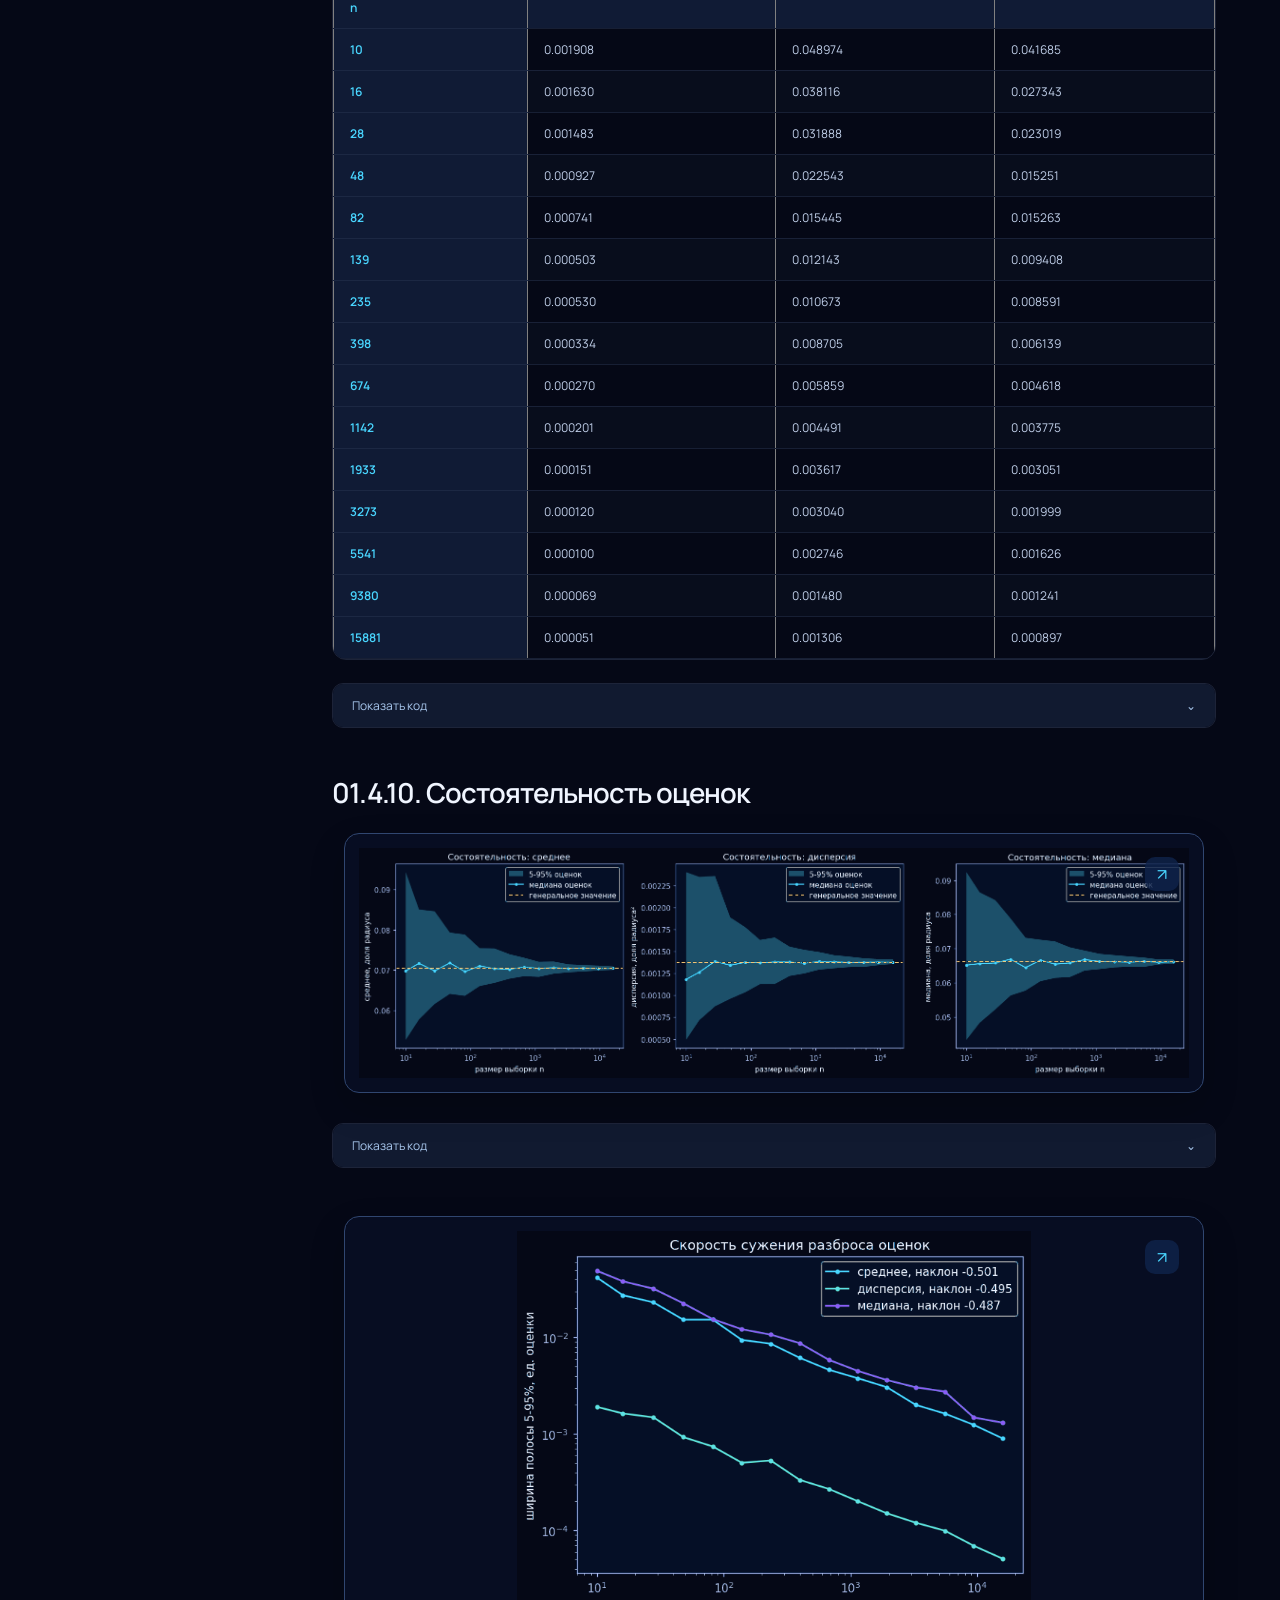
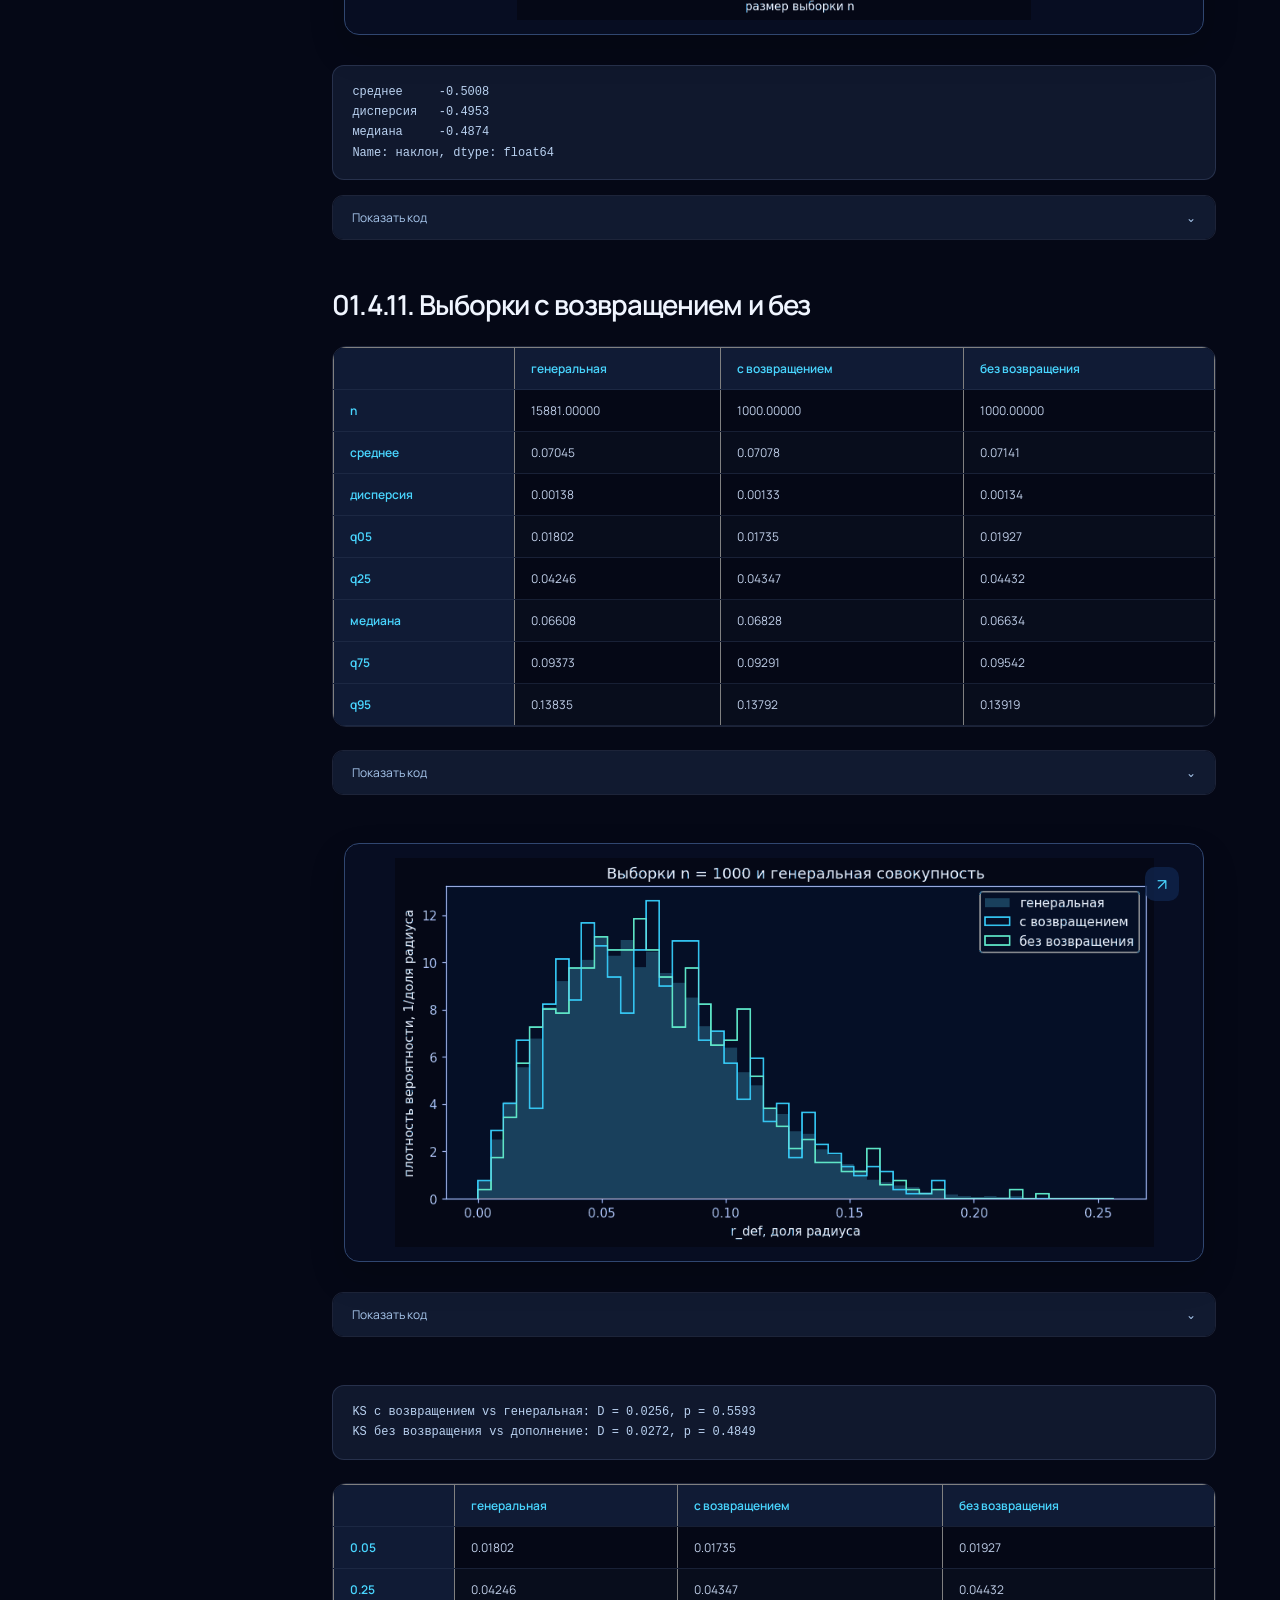
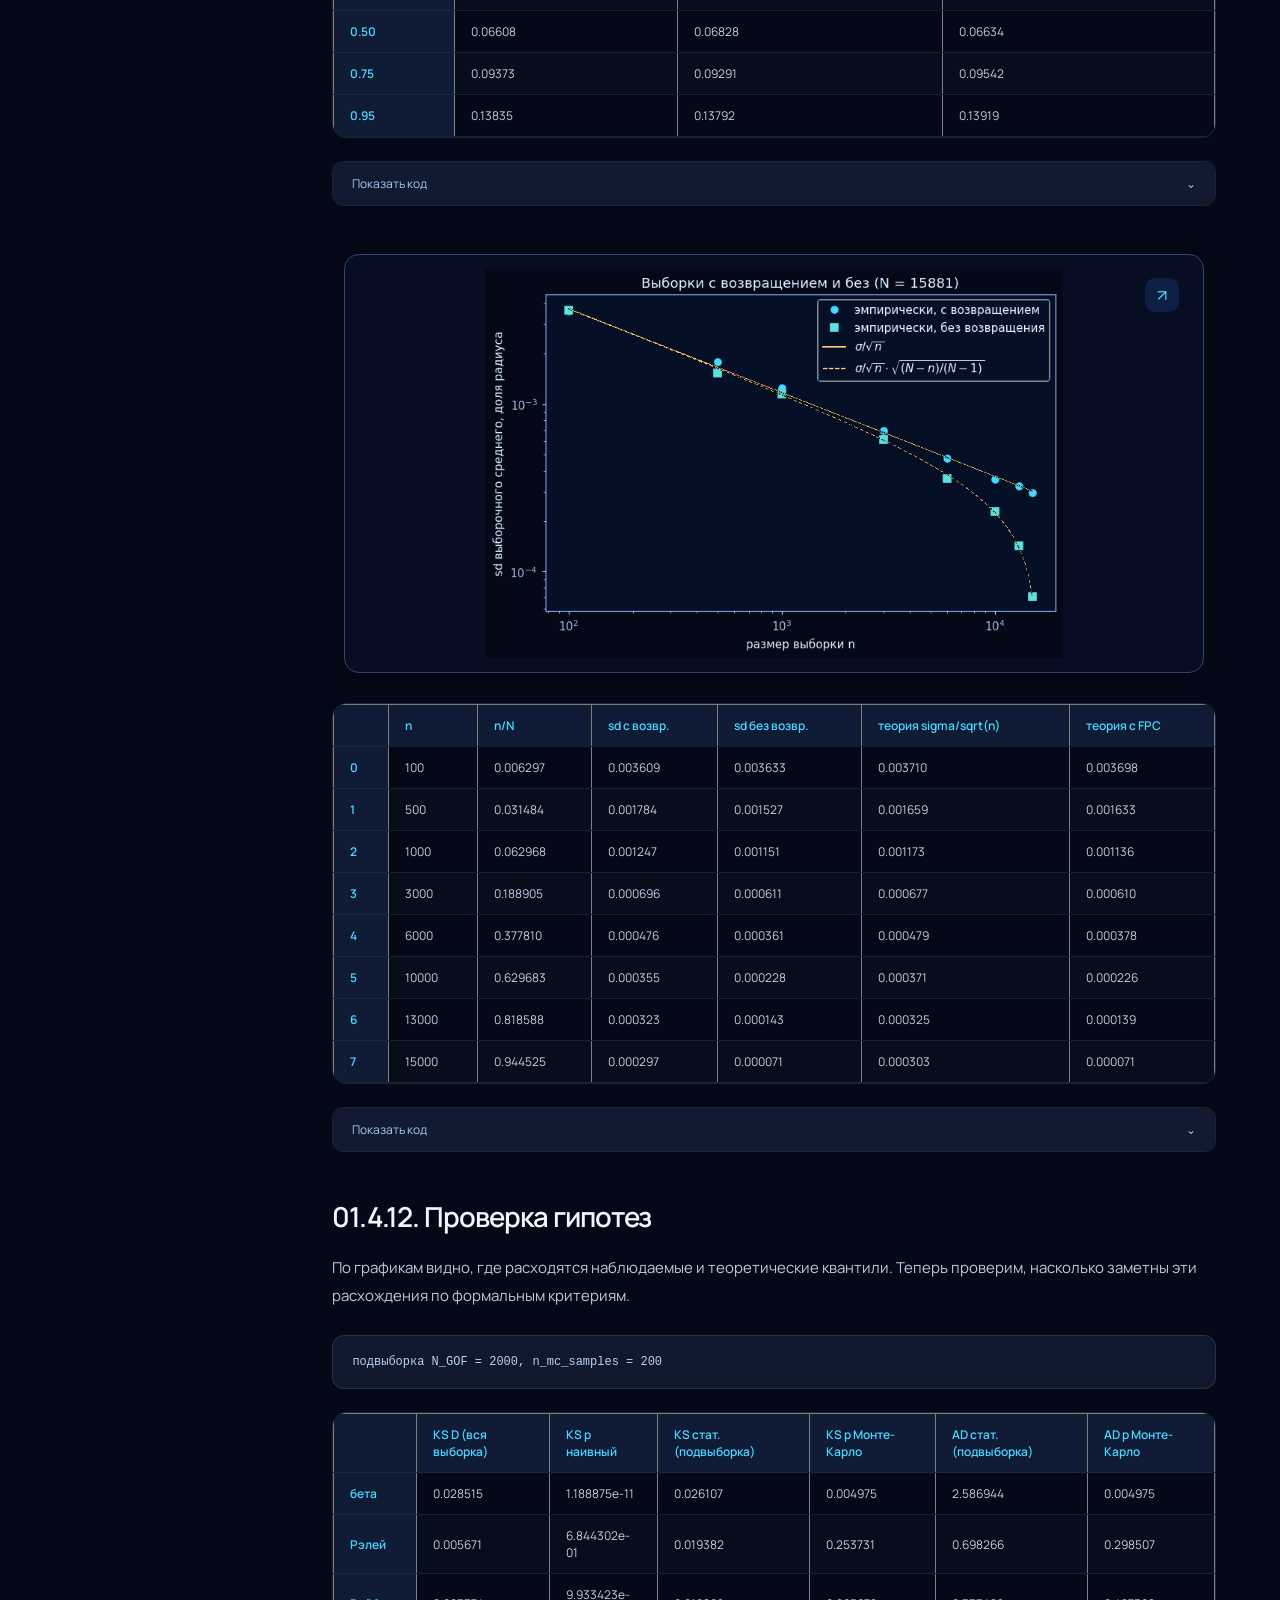
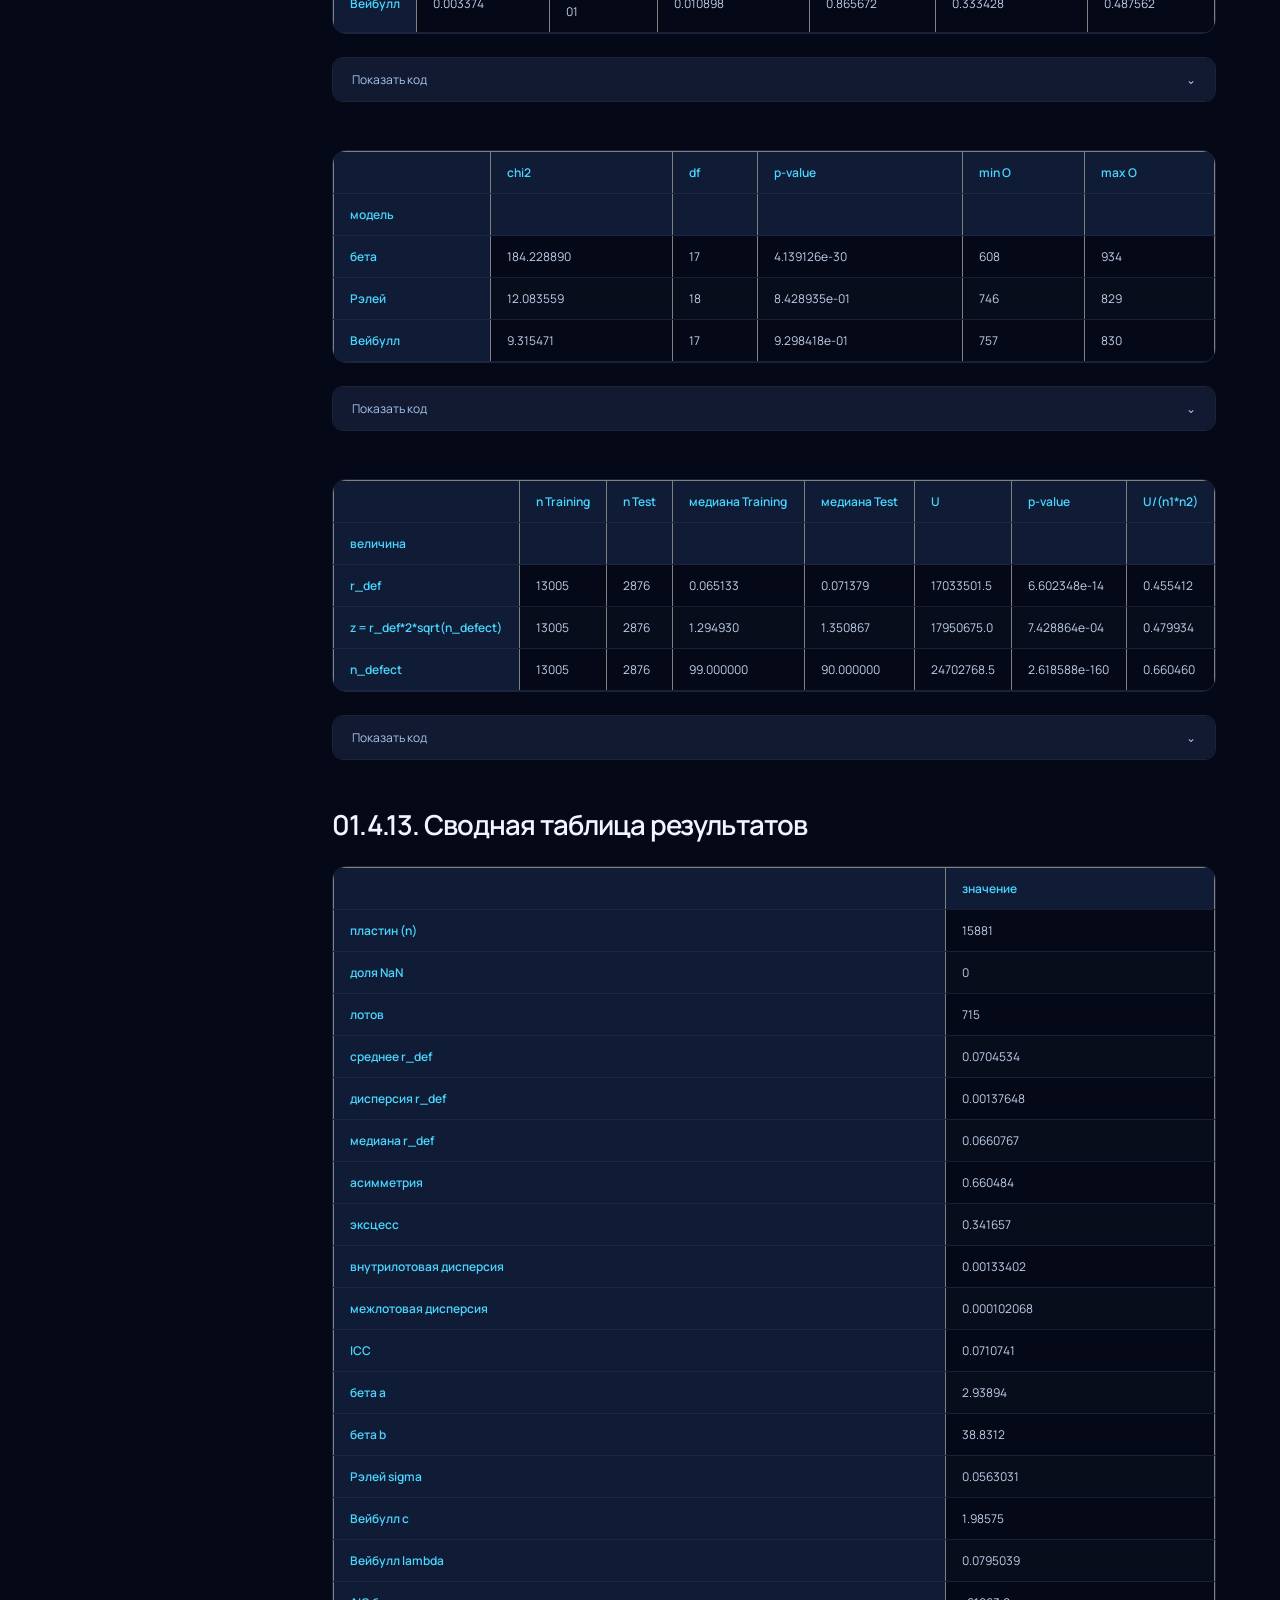
<file: docs/rdef.html>
<!DOCTYPE html>

<html lang="ru"><head><meta charset="utf-8"/><meta content="width=device-width,initial-scale=1" name="viewport"/><meta content="#050816" name="theme-color"/><meta content="Статистический анализ дефектов полупроводниковых пластин — APPSTAT" name="description"/><title>01.4. Смещение центра дефектов — APPSTAT</title><link href="assets/style.css" rel="stylesheet"/></head><body data-page="rdef"><div class="noise"></div><header class="site-header"><a aria-label="LAB 01 | APPSTAT" class="brand" href="index.html">APPSTAT<span>✦</span></a>
<div aria-label="Текущий раздел" class="breadcrumbs"><a href="index.html">LAB 01 | APPSTAT</a><span class="crumb-sep">/</span><span class="crumb-current">01.4. Смещение центра дефектов</span></div>
<div class="header-actions"><a class="header-home" href="index.html">← Главная</a><button aria-controls="drawer" aria-expanded="false" class="menu-toggle" type="button"><span class="menu-caption">Содержание</span><span aria-hidden="true" class="menu-bars">☰</span></button></div></header><div class="mobile-mask" hidden=""></div><aside aria-hidden="true" aria-label="Содержание" class="drawer" id="drawer"><div class="drawer-head"><strong>Содержание</strong><button aria-label="Закрыть меню" class="drawer-close" type="button">×</button></div><nav aria-label="Содержание" class="drawer-body"><a class="nav-root" href="index.html">LAB 01 | APPSTAT</a><a class="nav-group-link" href="index.html#sprint1">01. Первый спринт. Исследование случайных величин</a><div class="drawer-chapter"><div class="drawer-page-row"><a class="nav-page" href="data.html">01.0. Данные исследования</a></div></div><div class="drawer-chapter"><div class="drawer-page-row"><a class="nav-page" href="center.html">01.1. Дефекты в центре пластины</a><button aria-controls="sub-center" aria-expanded="false" aria-label="Подразделы: 01.1. Дефекты в центре пластины" class="nav-expand" type="button"><span aria-hidden="true">⌄</span></button></div><div class="nav-children" hidden="" id="sub-center"><a href="center.html#heading-9">01.1.1. Описание случайной величины</a><a href="center.html#heading-10">01.1.2. Распределение числа дефектов</a><a href="center.html#heading-21">01.1.3. Состоятельность среднего и сравнение выборок</a><a href="center.html#heading-24">01.1.4. Выводы</a></div></div><div class="drawer-chapter"><div class="drawer-page-row"><a class="nav-page" href="edge.html">01.2. Дефекты у края пластины</a><button aria-controls="sub-edge" aria-expanded="false" aria-label="Подразделы: 01.2. Дефекты у края пластины" class="nav-expand" type="button"><span aria-hidden="true">⌄</span></button></div><div class="nav-children" hidden="" id="sub-edge"><a href="edge.html#heading-26">01.2.1. Как определили краевую зону</a><a href="edge.html#heading-29">01.2.2. Случайность: разброс внутри лотов</a><a href="edge.html#heading-33">01.2.3. Распределение числа дефектов</a><a href="edge.html#heading-35">01.2.4. Описательные статистики</a><a href="edge.html#heading-38">01.2.5. Подгонка распределений</a><a href="edge.html#heading-43">01.2.6. Сравнение моделей с данными</a><a href="edge.html#heading-47">01.2.7. Нормализация</a><a href="edge.html#heading-51">01.2.8. Формулы распределений</a><a href="edge.html#heading-52">01.2.9. Проверка оценок на выборках</a><a href="edge.html#heading-54">01.2.10. Состоятельность оценок</a><a href="edge.html#heading-57">01.2.11. Выборки с возвращением и без</a><a href="edge.html#heading-64">01.2.12. Проверка гипотез</a><a href="edge.html#heading-70">01.2.13. Сводная таблица</a><a href="edge.html#heading-72">01.2.14. Выводы</a></div></div><div class="drawer-chapter"><div class="drawer-page-row"><a class="nav-page" href="dependence.html">01.3. Связь числа дефектов в центре и у края</a></div></div><div class="drawer-chapter active"><div class="drawer-page-row"><a aria-current="page" class="nav-page active" href="rdef.html">01.4. Смещение центра дефектов</a><button aria-controls="sub-rdef" aria-expanded="true" aria-label="Подразделы: 01.4. Смещение центра дефектов" class="nav-expand" type="button"><span aria-hidden="true">⌄</span></button></div><div class="nav-children" id="sub-rdef"><a href="rdef.html#heading-85">01.4.1. Что измеряем</a><a href="rdef.html#heading-89">01.4.2. Разброс внутри партий</a><a href="rdef.html#heading-94">01.4.3. Распределение смещения</a><a href="rdef.html#heading-96">01.4.4. Описательные статистики</a><a href="rdef.html#heading-99">01.4.5. Сравнение трёх моделей</a><a href="rdef.html#heading-106">01.4.6. Модель равномерных дефектов</a><a href="rdef.html#heading-110">01.4.7. Модели распределения</a><a href="rdef.html#heading-112">01.4.8. Преобразования шкалы</a><a href="rdef.html#heading-116">01.4.9. Проверка оценок на выборках</a><a href="rdef.html#heading-118">01.4.10. Состоятельность оценок</a><a href="rdef.html#heading-121">01.4.11. Выборки с возвращением и без</a><a href="rdef.html#heading-126">01.4.12. Проверка гипотез</a><a href="rdef.html#heading-130">01.4.13. Сводная таблица результатов</a><a href="rdef.html#heading-132">01.4.14. Выводы</a></div></div><div class="drawer-chapter"><div class="drawer-page-row"><a class="nav-page" href="results.html#heading-134">01.5. Выводы первого спринта</a></div></div><div class="drawer-chapter"><div class="drawer-page-row"><a class="nav-page" href="results.html#heading-137">01.6. cat_mark_table</a></div></div><a class="nav-group-link" href="generator.html#heading-139">02. Второй спринт. Генератор случайных чисел</a><div class="drawer-chapter"><div class="drawer-page-row"><a class="nav-page" href="generator.html#heading-140">02.1. Генератор смещения центра дефектов</a><button aria-controls="sub-generator" aria-expanded="false" aria-label="Подразделы: 02.1. Генератор смещения центра дефектов" class="nav-expand" type="button"><span aria-hidden="true">⌄</span></button></div><div class="nav-children" hidden="" id="sub-generator"><a href="generator.html#heading-141">02.1.1. Как получаем случайное смещение</a><a href="generator.html#heading-142">02.1.2. Сравнение с реальными пластинами</a><a href="generator.html#heading-145">02.1.3. Проверка одного числа на графике</a></div></div><div class="drawer-chapter"><div class="drawer-page-row"><a class="nav-page" href="generator.html#heading-149">02.2. cat_mark_table</a></div></div><div class="drawer-chapter"><div class="drawer-page-row"><a class="nav-page" href="sources.html#heading-151">Источники</a></div></div></nav></aside><main id="main"><div class="page-hero"><p class="eyebrow">LAB 01 / APPSTAT</p><h1 class="title-page" id="heading-84">01.4. Смещение центра дефектов</h1><div class="hero-orbit"></div></div><div class="article-layout"><aside class="section-index"><p>На этой странице</p><div id="local-index"></div></aside><details class="section-index-mobile"><summary>На этой странице <span aria-hidden="true">⌄</span></summary><nav aria-label="На этой странице" id="local-index-mobile"></nav></details><article class="article-body">
<section class="cell prose-cell" id="cell-85"><h2 class="level-subsection toc-heading" id="heading-85">01.4.1. Что измеряем</h2>
</section>
<section class="cell prose-cell" id="cell-86"><p>Центроид дефектов — точка со средними координатами дефектных чипов на пластине. Величина <code>r_def</code> показывает расстояние от центра пластины до этой точки в долях максимального расстояния от центра до чипа. При <span class="math">\(r_{\mathrm{def}}\approx 0\)</span> центроид находится близко к центру, даже если отдельные дефекты разбросаны по всей пластине. Для пластин без дефектов величина не определена.</p>
</section>
<section class="cell code-cell" id="cell-87"><details class="code-details"><summary>Показать код <span>⌄</span></summary><pre><code># @title Показать код
import numpy as np
import pandas as pd
import matplotlib.pyplot as plt
from scipy import stats

# константы
SEED = 42
N_REP = 100        # повторов на размер выборки (состоятельность)
N_SAMPLE = 1000    # размер выборки с возвращением / без
N_MC = 500         # повторов Монте-Карло для sd среднего
N_GOF = 2000       # подвыборка для goodness_of_fit
B_GOF = 200        # n_mc_samples для goodness_of_fit
K_CHI2 = 20        # число равновероятных интервалов для chi2
EPS = 1e-6         # обрезка 0 и 1

rng = np.random.default_rng(SEED)</code></pre></details></section>
<section class="cell code-cell" id="cell-88"><pre class="output-text">df.shape = (15881, 11)
dieSize = 516.0 | число лотов = 715
r_def определена: 15881 из 15881, выпало 0.0000%
точных 0: 0 | точных 1: 0
n_defect == 1: 0 | n_defect &gt;= 2: 15881 | min n_defect: 49</pre><pre class="output-text">count    15881.000000
mean         0.070453
std          0.037101
min          0.001277
25%          0.042462
50%          0.066077
75%          0.093726
max          0.256344
Name: r_def, dtype: float64</pre><details class="code-details"><summary>Показать код <span>⌄</span></summary><pre><code># @title Показать код
x_all = df["r_def"]
x = x_all.dropna()
print("df.shape =", df.shape)
print("dieSize =", df["dieSize"].iloc[0], "| число лотов =", df["lotName"].nunique())
print(f"r_def определена: {len(x)} из {len(x_all)}, выпало {x_all.isna().mean():.4%}")
print("точных 0:", int((x == 0).sum()), "| точных 1:", int((x == 1).sum()))
print("n_defect == 1:", int((df["n_defect"] == 1).sum()), "| n_defect &gt;= 2:", int((df["n_defect"] &gt;= 2).sum()),
      "| min n_defect:", df["n_defect"].min())
x.describe()</code></pre></details></section>
<section class="cell prose-cell" id="cell-89"><h2 class="level-subsection toc-heading" id="heading-89">01.4.2. Разброс внутри партий</h2>
<p>Пластины из одной партии могут иметь разные центроиды из-за разного расположения дефектов. Сравнение внутри партий на графике показывает вариацию при фиксированной партии.</p>
</section>
<section class="cell prose-cell" id="cell-90"><p>Сравниваем пластины внутри одной партии, чтобы увидеть, насколько смещение меняется даже при общей принадлежности к партии.</p>
</section>
<section class="cell code-cell" id="cell-91"><div class="table-wrap"><table border="1" class="dataframe">
<thead>
<tr style="text-align: right;">
<th></th>
<th>count</th>
<th>min</th>
<th>max</th>
<th>mean</th>
<th>std</th>
</tr>
<tr>
<th>lotName</th>
<th></th>
<th></th>
<th></th>
<th></th>
<th></th>
</tr>
</thead>
<tbody>
<tr>
<th>lot42869</th>
<td>23</td>
<td>0.003087</td>
<td>0.150390</td>
<td>0.068340</td>
<td>0.037052</td>
</tr>
<tr>
<th>lot42870</th>
<td>25</td>
<td>0.017336</td>
<td>0.159438</td>
<td>0.062587</td>
<td>0.033798</td>
</tr>
<tr>
<th>lot42871</th>
<td>21</td>
<td>0.009933</td>
<td>0.116662</td>
<td>0.064207</td>
<td>0.028393</td>
</tr>
<tr>
<th>lot42872</th>
<td>23</td>
<td>0.005161</td>
<td>0.164861</td>
<td>0.056299</td>
<td>0.037681</td>
</tr>
<tr>
<th>lot42873</th>
<td>21</td>
<td>0.010791</td>
<td>0.124241</td>
<td>0.056179</td>
<td>0.032151</td>
</tr>
<tr>
<th>lot42874</th>
<td>24</td>
<td>0.027964</td>
<td>0.137051</td>
<td>0.075958</td>
<td>0.028329</td>
</tr>
<tr>
<th>lot42875</th>
<td>23</td>
<td>0.027956</td>
<td>0.151073</td>
<td>0.071685</td>
<td>0.031173</td>
</tr>
<tr>
<th>lot42876</th>
<td>23</td>
<td>0.021081</td>
<td>0.122694</td>
<td>0.065492</td>
<td>0.023772</td>
</tr>
<tr>
<th>lot42877</th>
<td>25</td>
<td>0.020002</td>
<td>0.152667</td>
<td>0.070106</td>
<td>0.037416</td>
</tr>
<tr>
<th>lot42878</th>
<td>24</td>
<td>0.002756</td>
<td>0.154342</td>
<td>0.063629</td>
<td>0.037046</td>
</tr>
</tbody>
</table></div><details class="code-details"><summary>Показать код <span>⌄</span></summary><pre><code># @title Показать код
by_lot = df.dropna(subset=["r_def"]).groupby("lotName")["r_def"].agg(["count", "min", "max", "mean", "std"])
by_lot[by_lot["count"] &gt;= 10].head(10)</code></pre></details></section>
<section class="cell code-cell" id="cell-92"><pre class="output-text">дисперсия всей выборки      0.001376
внутрилотовая компонента    0.001334
межлотовая компонента       0.000102
ICC                         0.071074
dtype: float64</pre><details class="code-details"><summary>Показать код <span>⌄</span></summary><pre><code># @title Показать код
# разложение дисперсии: внутри лотов и между лотами
g = df.dropna(subset=["r_def"]).groupby("lotName")["r_def"]
var_within = (g.var(ddof=1).fillna(0) * (g.size() - 1)).sum() / (len(x) - g.ngroups)
var_between = g.mean().var(ddof=1)
icc = var_between / (var_between + var_within)
pd.Series({"дисперсия всей выборки": x.var(ddof=1),
           "внутрилотовая компонента": var_within,
           "межлотовая компонента": var_between,
           "ICC": icc}).round(6)</code></pre></details></section>
<section class="cell code-cell" id="cell-93"><button aria-label="Увеличить график" class="chart-expand" data-img="assets/charts/chart-93-0.png"><img alt="График исследования" loading="lazy" src="assets/charts/chart-93-0.png"/><span class="expand-label">↗</span></button><details class="code-details"><summary>Показать код <span>⌄</span></summary><pre><code># @title Показать код
top = df["lotName"].value_counts().head(20).index
data = [df.loc[df["lotName"] == lot, "r_def"].dropna().values for lot in top]
fig, ax = plt.subplots(figsize=(11, 4))
bp = ax.boxplot(data, patch_artist=True)
for box in bp['boxes']:
    box.set(facecolor=SPACE_COLORS["violet"], edgecolor=SPACE_COLORS["soft"], alpha=0.48)
for med in bp['medians']:
    med.set(color=SPACE_COLORS["gold"], linewidth=1.6)
for w in bp['whiskers'] + bp['caps']:
    w.set(color=SPACE_COLORS["edge"])
ax.set_xticks(range(1, len(top) + 1), top, rotation=90)
ax.set_xlabel("лот (lotName)")
ax.set_ylabel("r_def, доля радиуса")
ax.set_title("r_def внутри лотов (20 самых крупных лотов)")
style_axis(ax)
plt.tight_layout()
plt.show()
</code></pre></details></section>
<section class="cell prose-cell" id="cell-94"><h2 class="level-subsection toc-heading" id="heading-94">01.4.3. Распределение смещения</h2>
</section>
<section class="cell code-cell" id="cell-95"><button aria-label="Увеличить график" class="chart-expand" data-img="assets/charts/chart-95-0.png" type="button"><img alt="График исследования" loading="lazy" src="assets/charts/chart-95-0.png"/><span class="expand-label">↗</span></button><details class="code-details"><summary>Показать код <span>⌄</span></summary><pre><code># @title Показать код
fig, ax = plt.subplots(figsize=(9, 4))
ax.hist(x, bins=60, density=True, color=SPACE_COLORS["cyan"], edgecolor=SPACE_COLORS["soft"], linewidth=0.3)
ax.set_xlabel("r_def, доля радиуса")
ax.set_ylabel("плотность вероятности, 1/доля радиуса")
ax.set_title("Распределение r_def")
style_axis(ax)
plt.show()
</code></pre></details></section>
<section class="cell prose-cell" id="cell-96"><h2 class="level-subsection toc-heading" id="heading-96">01.4.4. Описательные статистики</h2>
</section>
<section class="cell code-cell" id="cell-97"><pre class="output-text">n                       15881.00000
среднее                     0.07045
дисперсия (ddof=1)          0.00138
ст. отклонение              0.03710
медиана                     0.06608
q05                         0.01802
q25                         0.04246
q75                         0.09373
q95                         0.13835
min                         0.00128
max                         0.25634
асимметрия                  0.66048
эксцесс (избыточный)        0.34166
dtype: float64</pre><details class="code-details"><summary>Показать код <span>⌄</span></summary><pre><code># @title Показать код
xv = x.to_numpy()
N = len(xv)
pd.Series({
    "n": N, "среднее": xv.mean(), "дисперсия (ddof=1)": xv.var(ddof=1), "ст. отклонение": xv.std(ddof=1),
    "медиана": np.median(xv), "q05": np.quantile(xv, 0.05), "q25": np.quantile(xv, 0.25),
    "q75": np.quantile(xv, 0.75), "q95": np.quantile(xv, 0.95), "min": xv.min(), "max": xv.max(),
    "асимметрия": stats.skew(xv), "эксцесс (избыточный)": stats.kurtosis(xv),
}).round(5)</code></pre></details></section>
<section class="cell code-cell" id="cell-98"><button aria-label="Увеличить график" class="chart-expand" data-img="assets/charts/chart-98-0.png"><img alt="График исследования" loading="lazy" src="assets/charts/chart-98-0.png"/><span class="expand-label">↗</span></button><div class="table-wrap"><table border="1" class="dataframe">
<thead>
<tr style="text-align: right;">
<th></th>
<th>count</th>
<th>mean</th>
<th>median</th>
<th>std</th>
</tr>
<tr>
<th>n_defect</th>
<th></th>
<th></th>
<th></th>
<th></th>
</tr>
</thead>
<tbody>
<tr>
<th>(48.999, 84.0]</th>
<td>3443</td>
<td>0.0791</td>
<td>0.0744</td>
<td>0.0413</td>
</tr>
<tr>
<th>(84.0, 93.0]</th>
<td>3115</td>
<td>0.0731</td>
<td>0.0693</td>
<td>0.0378</td>
</tr>
<tr>
<th>(93.0, 102.0]</th>
<td>3293</td>
<td>0.0693</td>
<td>0.0656</td>
<td>0.0362</td>
</tr>
<tr>
<th>(102.0, 112.0]</th>
<td>2879</td>
<td>0.0666</td>
<td>0.0626</td>
<td>0.0341</td>
</tr>
<tr>
<th>(112.0, 186.0]</th>
<td>3151</td>
<td>0.0630</td>
<td>0.0593</td>
<td>0.0327</td>
</tr>
</tbody>
</table></div><details class="code-details"><summary>Показать код <span>⌄</span></summary><pre><code># @title Показать код
# режимы по числу дефектов: случаев n_defect = 1 нет, группы по квинтилям n_defect
k_grp = pd.qcut(df.loc[x.index, "n_defect"], 5)
fig, ax = plt.subplots(figsize=(9, 4))
for grp, s in x.groupby(k_grp, observed=True):
    ax.hist(s, bins=50, density=True, histtype="step", lw=1.5, label=f"n_defect {grp}")
ax.set_xlabel("r_def, доля радиуса")
ax.set_ylabel("плотность вероятности, 1/доля радиуса")
ax.set_title("r_def по группам n_defect")
ax.legend()
style_axis(ax)
plt.show()
x.groupby(k_grp, observed=True).agg(["count", "mean", "median", "std"]).round(4)
</code></pre></details></section>
<section class="cell prose-cell" id="cell-99"><h2 class="level-subsection toc-heading" id="heading-99">01.4.5. Сравнение трёх моделей</h2>
</section>
<section class="cell prose-cell" id="cell-100"><p>Сопоставляем бета-распределение, распределение Рэлея и распределение Вейбулла. Сначала сравниваем модели по AIC, затем отдельно проверяем согласие с наблюдениями.</p>
</section>
<section class="cell code-cell" id="cell-101"><div class="table-wrap"><table border="1" class="dataframe">
<thead>
<tr style="text-align: right;">
<th></th>
<th>параметры</th>
<th>число параметров</th>
<th>logL</th>
<th>AIC</th>
<th>среднее модели</th>
<th>1 - F(1)</th>
<th>dAIC</th>
</tr>
</thead>
<tbody>
<tr>
<th>бета</th>
<td>a=2.9389, b=38.8312</td>
<td>2</td>
<td>30533.937203</td>
<td>-61063.874407</td>
<td>0.07036</td>
<td>0.0</td>
<td>305.465052</td>
</tr>
<tr>
<th>Рэлей</th>
<td>sigma=0.05630</td>
<td>1</td>
<td>30685.669729</td>
<td>-61369.339459</td>
<td>0.070565</td>
<td>0.0</td>
<td>0.000000</td>
</tr>
<tr>
<th>Вейбулл</th>
<td>c=1.9857, lambda=0.07950</td>
<td>2</td>
<td>30686.344556</td>
<td>-61368.689112</td>
<td>0.070468</td>
<td>0.0</td>
<td>0.650347</td>
</tr>
</tbody>
</table></div><details class="code-details"><summary>Показать код <span>⌄</span></summary><pre><code># @title Показать код
xc = np.clip(xv, EPS, 1 - EPS)
a_hat, b_hat, _, _ = stats.beta.fit(xc, floc=0, fscale=1)
_, s_ray = stats.rayleigh.fit(xv, floc=0)
c_wb, _, s_wb = stats.weibull_min.fit(xv, floc=0)

fits = {
    "бета": {"dist": stats.beta, "args": (a_hat, b_hat, 0, 1), "k": 2, "data": xc,
             "params": f"a={a_hat:.4f}, b={b_hat:.4f}"},
    "Рэлей": {"dist": stats.rayleigh, "args": (0, s_ray), "k": 1, "data": xv,
              "params": f"sigma={s_ray:.5f}"},
    "Вейбулл": {"dist": stats.weibull_min, "args": (c_wb, 0, s_wb), "k": 2, "data": xv,
                "params": f"c={c_wb:.4f}, lambda={s_wb:.5f}"},
}
for f in fits.values():
    f["ll"] = f["dist"].logpdf(f["data"], *f["args"]).sum()
    f["frozen"] = f["dist"](*f["args"])

fit_table = pd.DataFrame({name: {"параметры": f["params"], "число параметров": f["k"], "logL": f["ll"],
                                 "AIC": 2 * f["k"] - 2 * f["ll"],
                                 "среднее модели": f["frozen"].mean(), "1 - F(1)": f["frozen"].sf(1)}
                          for name, f in fits.items()}).T
fit_table["dAIC"] = fit_table["AIC"].astype(float) - fit_table["AIC"].astype(float).min()
fit_table</code></pre></details></section>
<section class="cell code-cell" id="cell-102"><pre class="output-text">LR Рэлей vs Вейбулл = 1.350, p = 2.453e-01, c Вейбулла = 1.9857</pre><details class="code-details"><summary>Показать код <span>⌄</span></summary><pre><code># @title Показать код
# LR-тест: Рэлей (c = 2) вложен в Вейбулл
lr_rw = 2 * (fits["Вейбулл"]["ll"] - fits["Рэлей"]["ll"])
p_rw = stats.chi2.sf(lr_rw, df=1)
print(f"LR Рэлей vs Вейбулл = {lr_rw:.3f}, p = {p_rw:.3e}, c Вейбулла = {c_wb:.4f}")</code></pre></details></section>
<section class="cell code-cell" id="cell-103"><button aria-label="Увеличить график" class="chart-expand" data-img="assets/charts/chart-103-0.png"><img alt="График исследования" loading="lazy" src="assets/charts/chart-103-0.png"/><span class="expand-label">↗</span></button><details class="code-details"><summary>Показать код <span>⌄</span></summary><pre><code># @title Показать код
grid = np.linspace(0, xv.max() * 1.05, 400)
fig, ax = plt.subplots(figsize=(9, 4.5))
ax.hist(xv, bins=60, density=True, color=SPACE_COLORS["cyan"], edgecolor=SPACE_COLORS["soft"], linewidth=0.3, alpha=0.28, label="данные")
for name, f in fits.items():
    ax.plot(grid, f["frozen"].pdf(grid), lw=1.8, label=name)
ax.set_xlabel("r_def, доля радиуса")
ax.set_ylabel("плотность вероятности, 1/доля радиуса")
ax.set_title("r_def: подогнанные плотности")
ax.legend()
style_axis(ax)
plt.show()
</code></pre></details></section>
<section class="cell code-cell" id="cell-104"><button aria-label="Увеличить график" class="chart-expand" data-img="assets/charts/chart-104-0.png"><img alt="График исследования" loading="lazy" src="assets/charts/chart-104-0.png"/><span class="expand-label">↗</span></button><details class="code-details"><summary>Показать код <span>⌄</span></summary><pre><code># @title Показать код
fig, axes = plt.subplots(1, 3, figsize=(16, 4.5))
qq_cols = [SPACE_COLORS["violet"], SPACE_COLORS["cyan"], SPACE_COLORS["gold"]]
for ax, (name, f), qcol in zip(axes, fits.items(), qq_cols):
    stats.probplot(f["data"], dist=f["dist"], sparams=f["args"], plot=ax)
    style_probplot(ax, point_color=qcol, line_color=SPACE_COLORS["magenta"])
    ax.set_title(f"QQ-plot r_def против: {name}")
    ax.set_xlabel("теоретические квантили, доля радиуса")
    ax.set_ylabel("выборочные квантили, доля радиуса")
plt.tight_layout()
plt.show()
</code></pre></details></section>
<section class="cell prose-cell" id="cell-105"><p><strong>Почему для генератора выбрали Рэлея.</strong> На квантильных графиках проверяем, где данные отклоняются от модели. По AIC Рэлея и Вейбулла разделяет меньше единицы, а критерий согласия для Рэлея не дал оснований его отвергнуть. Для генератора выбрали Рэлея: здесь достаточно оценить один параметр масштаба.</p>
</section>
<section class="cell prose-cell" id="cell-106"><h2 class="level-subsection toc-heading" id="heading-106">01.4.6. Модель равномерных дефектов</h2>
</section>
<section class="cell code-cell" id="cell-107"><button aria-label="Увеличить график" class="chart-expand" data-img="assets/charts/chart-107-0.png"><img alt="График исследования" loading="lazy" src="assets/charts/chart-107-0.png"/><span class="expand-label">↗</span></button><div class="table-wrap"><table border="1" class="dataframe">
<thead>
<tr style="text-align: right;">
<th></th>
<th>группа n_defect</th>
<th>размер</th>
<th>медиана k</th>
<th>sigma Рэлея (ММП)</th>
<th>теория 1/(2*sqrt(k))</th>
<th>отношение</th>
</tr>
</thead>
<tbody>
<tr>
<th>0</th>
<td>(48.999, 77.0]</td>
<td>1698</td>
<td>72.0</td>
<td>0.06518</td>
<td>0.05893</td>
<td>1.10616</td>
</tr>
<tr>
<th>1</th>
<td>(77.0, 84.0]</td>
<td>1745</td>
<td>81.0</td>
<td>0.06102</td>
<td>0.05556</td>
<td>1.09836</td>
</tr>
<tr>
<th>2</th>
<td>(84.0, 88.0]</td>
<td>1383</td>
<td>87.0</td>
<td>0.05874</td>
<td>0.05361</td>
<td>1.09569</td>
</tr>
<tr>
<th>3</th>
<td>(88.0, 93.0]</td>
<td>1732</td>
<td>91.0</td>
<td>0.05780</td>
<td>0.05241</td>
<td>1.10270</td>
</tr>
<tr>
<th>4</th>
<td>(93.0, 97.0]</td>
<td>1507</td>
<td>95.0</td>
<td>0.05581</td>
<td>0.05130</td>
<td>1.08803</td>
</tr>
<tr>
<th>5</th>
<td>(97.0, 102.0]</td>
<td>1786</td>
<td>100.0</td>
<td>0.05482</td>
<td>0.05000</td>
<td>1.09642</td>
</tr>
<tr>
<th>6</th>
<td>(102.0, 106.0]</td>
<td>1278</td>
<td>105.0</td>
<td>0.05365</td>
<td>0.04880</td>
<td>1.09952</td>
</tr>
<tr>
<th>7</th>
<td>(106.0, 112.0]</td>
<td>1601</td>
<td>109.0</td>
<td>0.05235</td>
<td>0.04789</td>
<td>1.09311</td>
</tr>
<tr>
<th>8</th>
<td>(112.0, 121.0]</td>
<td>1618</td>
<td>116.0</td>
<td>0.05153</td>
<td>0.04642</td>
<td>1.10989</td>
</tr>
<tr>
<th>9</th>
<td>(121.0, 186.0]</td>
<td>1533</td>
<td>129.0</td>
<td>0.04880</td>
<td>0.04402</td>
<td>1.10856</td>
</tr>
</tbody>
</table></div><details class="code-details"><summary>Показать код <span>⌄</span></summary><pre><code># @title Показать код
# масштаб Рэлея по группам n_defect против 1/(2*sqrt(k))
kd = df.loc[x.index, "n_defect"]
grp = pd.qcut(kd, 10)
ray_rows = []
for gname, s in x.groupby(grp, observed=True):
    k_med = kd[s.index].median()
    ray_rows.append({"группа n_defect": str(gname), "размер": len(s), "медиана k": k_med,
                     "sigma Рэлея (ММП)": np.sqrt((s**2).mean() / 2),
                     "теория 1/(2*sqrt(k))": 1 / (2 * np.sqrt(k_med))})
ray_tab = pd.DataFrame(ray_rows)
ray_tab["отношение"] = ray_tab["sigma Рэлея (ММП)"] / ray_tab["теория 1/(2*sqrt(k))"]

fig, ax = plt.subplots(figsize=(8, 4.5))
ax.plot(ray_tab["медиана k"], ray_tab["sigma Рэлея (ММП)"], "o-", linewidth=1.8, color=SPACE_COLORS["cyan"], label="оценка по данным")
kk = np.linspace(kd.min(), kd.max(), 200)
ax.plot(kk, 1 / (2 * np.sqrt(kk)), linestyle="--", linewidth=1.8, color=SPACE_COLORS["magenta"], label=r"$1/(2\sqrt{k})$")
ax.set_xlabel("n_defect (медиана в группе), чипов")
ax.set_ylabel("масштаб Рэлея sigma, доля радиуса")
ax.set_title("Масштаб Рэлея для r_def против теории равномерных дефектов")
ax.legend()
style_axis(ax)
plt.show()
ray_tab.round(5)
</code></pre></details></section>
<section class="cell code-cell" id="cell-108"><pre class="output-text">z: среднее = 1.3816 (Rayleigh(1): 1.2533), sigma ММП = 1.1002</pre><button aria-label="Увеличить график" class="chart-expand" data-img="assets/charts/chart-108-1.png"><img alt="График исследования" loading="lazy" src="assets/charts/chart-108-1.png"/><span class="expand-label">↗</span></button><details class="code-details"><summary>Показать код <span>⌄</span></summary><pre><code># @title Показать код
# нормированный центроид z = r_def * 2*sqrt(n_defect): при равномерных дефектах ~ Rayleigh(1)
z = (x * 2 * np.sqrt(kd)).to_numpy()
_, s_z = stats.rayleigh.fit(z, floc=0)
# эталонная смесь: для каждой пластины Rayleigh(1/(2*sqrt(k_i)))
ref = rng.rayleigh(1 / (2 * np.sqrt(kd.to_numpy())))
print(f"z: среднее = {z.mean():.4f} (Rayleigh(1): {np.sqrt(np.pi / 2):.4f}), sigma ММП = {s_z:.4f}")

fig, axes = plt.subplots(1, 2, figsize=(14, 4.5))
gz = np.linspace(0, z.max(), 300)
axes[0].hist(z, bins=60, density=True, color=SPACE_COLORS["cyan"], edgecolor=SPACE_COLORS["soft"], linewidth=0.3, alpha=0.3, label="данные")
axes[0].plot(gz, stats.rayleigh.pdf(gz), linestyle="--", linewidth=1.7, color=SPACE_COLORS["magenta"], label="Rayleigh(1)")
axes[0].plot(gz, stats.rayleigh.pdf(gz, scale=s_z), linewidth=1.8, color=SPACE_COLORS["gold"], label=f"Rayleigh({s_z:.3f})")
axes[0].set_xlabel(r"$z = r_{def}\cdot 2\sqrt{n_{defect}}$, безразмерная")
axes[0].set_ylabel("плотность вероятности")
axes[0].set_title("Нормированный центроид")
axes[0].legend()
style_axis(axes[0])
axes[1].hist(xv, bins=60, density=True, histtype="stepfilled", alpha=0.26, color=SPACE_COLORS["violet"], label="данные r_def")
axes[1].hist(ref, bins=60, density=True, histtype="step", lw=1.6, color=SPACE_COLORS["mint"], label="эталон: равномерные дефекты")
axes[1].set_xlabel("r_def, доля радиуса")
axes[1].set_ylabel("плотность вероятности, 1/доля радиуса")
axes[1].set_title("r_def против эталона равномерных дефектов")
axes[1].legend()
style_axis(axes[1])
plt.tight_layout()
plt.show()
</code></pre></details></section>
<section class="cell prose-cell" id="cell-109"><p><strong>Что показало сравнение с равномерным эталоном.</strong> С ростом числа дефектов масштаб смещения уменьшается, как и в эталонной модели. При этом оценённый масштаб в группах примерно на 9–11% выше эталона. Это показывает, где простое предположение о равномерных дефектах расходится с данными.</p>
</section>
<section class="cell prose-cell" id="cell-110"><h2 class="level-subsection toc-heading" id="heading-110">01.4.7. Модели распределения</h2>
</section>
<section class="cell prose-cell" id="cell-111"><p>В бета-модели значения лежат на <span class="math">\([0,1]\)</span>. В моделях Рэлея и Вейбулла шкала начинается с нуля и не имеет верхней границы. Распределение Рэлея соответствует распределению Вейбулла при параметре формы <span class="math">\(c=2\)</span> и соответствующем масштабе. На графиках квантилей смотрим, где модели расходятся с данными.</p>
<p>Плотность Рэлея при <span class="math">\(r\ge0\)</span> равна <span class="math">\(f(r)=\frac{r}{\sigma^2}e^{-r^2/(2\sigma^2)}\)</span>. Для Вейбулла <span class="math">\(f(r)=\frac{k}{a}(r/a)^{k-1}e^{-(r/a)^k}\)</span> при <span class="math">\(r\ge0\)</span>, а для бета-распределения <span class="math">\(f(r)=r^{\alpha-1}(1-r)^{\beta-1}/B(\alpha,\beta)\)</span> при <span class="math">\(0&lt;r&lt;1\)</span>.</p>
</section>
<section class="cell prose-cell" id="cell-112"><h2 class="level-subsection toc-heading" id="heading-112">01.4.8. Преобразования шкалы</h2>
</section>
<section class="cell prose-cell" id="cell-113"><p>После преобразования сравниваем форму распределения. Смещение в долях радиуса читаем по графику в исходной шкале.</p>
</section>
<section class="cell code-cell" id="cell-114"><pre class="output-text">Бокс-Кокс: lambda = 0.5187</pre><div class="table-wrap"><table border="1" class="dataframe">
<thead>
<tr style="text-align: right;">
<th></th>
<th>асимметрия</th>
<th>эксцесс (избыточный)</th>
</tr>
</thead>
<tbody>
<tr>
<th>исходные</th>
<td>0.6605</td>
<td>0.3417</td>
</tr>
<tr>
<th>z-score</th>
<td>0.6605</td>
<td>0.3417</td>
</tr>
<tr>
<th>логит</th>
<td>-0.9578</td>
<td>1.5965</td>
</tr>
<tr>
<th>Бокс-Кокс</th>
<td>-0.0363</td>
<td>-0.2608</td>
</tr>
</tbody>
</table></div><details class="code-details"><summary>Показать код <span>⌄</span></summary><pre><code># @title Показать код
x_bc, lam_bc = stats.boxcox(xv)
print(f"Бокс-Кокс: lambda = {lam_bc:.4f}")
transforms = {
    "исходные": xv,
    "z-score": (xv - xv.mean()) / xv.std(ddof=1),
    "логит": np.log(xc / (1 - xc)),
    "Бокс-Кокс": x_bc,
}
pd.DataFrame({name: {"асимметрия": stats.skew(t), "эксцесс (избыточный)": stats.kurtosis(t)}
              for name, t in transforms.items()}).T.round(4)</code></pre></details></section>
<section class="cell code-cell" id="cell-115"><div aria-label="Графики" class="chart-viewer"><div aria-label="Преобразования шкалы" class="chart-tabs" role="tablist"><button aria-selected="true" data-image="assets/charts/chart-115-0-view-1.png" id="view-tab-chart-115-0-0" role="tab" tabindex="0" type="button">исходные</button><button aria-selected="false" data-image="assets/charts/chart-115-0-view-2.png" id="view-tab-chart-115-0-1" role="tab" tabindex="-1" type="button">z-score</button><button aria-selected="false" data-image="assets/charts/chart-115-0-view-3.png" id="view-tab-chart-115-0-2" role="tab" tabindex="-1" type="button">логит</button><button aria-selected="false" data-image="assets/charts/chart-115-0-view-4.png" id="view-tab-chart-115-0-3" role="tab" tabindex="-1" type="button">Бокс-Кокс</button></div><button aria-label="Увеличить график" class="chart-expand chart-expand-tabbed" data-img="assets/charts/chart-115-0-view-1.png" type="button"><img alt="График исследования" loading="lazy" src="assets/charts/chart-115-0-view-1.png"/><span class="expand-label">↗</span></button></div><details class="code-details"><summary>Показать код <span>⌄</span></summary><pre><code># @title Показать код
fig, axes = plt.subplots(len(transforms), 2, figsize=(12.6, 3.9 * len(transforms)))
hist_colors = [SPACE_COLORS["cyan"], SPACE_COLORS["teal"], SPACE_COLORS["violet"], SPACE_COLORS["gold"]]
qq_colors = [SPACE_COLORS["violet"], SPACE_COLORS["cyan"], SPACE_COLORS["magenta"], SPACE_COLORS["gold"]]
for j, (name, t) in enumerate(transforms.items()):
    hax, qax = axes[j, 0], axes[j, 1]
    hax.hist(t, bins=50, density=True, color=hist_colors[j % len(hist_colors)], edgecolor=SPACE_COLORS["soft"], linewidth=0.35)
    hax.set_title(name)
    hax.set_xlabel("Смещение, доля радиуса" if name == "исходные" else "преобразованная шкала (безразмерная)")
    hax.set_ylabel("плотность")
    style_axis(hax)
    stats.probplot(t, dist="norm", plot=qax)
    style_probplot(qax, point_color=qq_colors[j % len(qq_colors)], line_color=SPACE_COLORS["magenta"])
    qax.set_title(f"QQ-plot: {name}")
    qax.set_xlabel("квантили N(0,1)")
    qax.set_ylabel("выборочные квантили, смещение, доля радиуса" if name == "исходные" else "выборочные квантили (безразмерные)")
plt.tight_layout()
plt.show()
</code></pre></details></section>
<section class="cell prose-cell" id="cell-116"><h2 class="level-subsection toc-heading" id="heading-116">01.4.9. Проверка оценок на выборках</h2>
</section>
<section class="cell code-cell" id="cell-117"><div class="table-wrap"><table border="1" class="dataframe">
<thead>
<tr style="text-align: right;">
<th>оценка</th>
<th>дисперсия</th>
<th>медиана</th>
<th>среднее</th>
</tr>
<tr>
<th>n</th>
<th></th>
<th></th>
<th></th>
</tr>
</thead>
<tbody>
<tr>
<th>10</th>
<td>0.001908</td>
<td>0.048974</td>
<td>0.041685</td>
</tr>
<tr>
<th>16</th>
<td>0.001630</td>
<td>0.038116</td>
<td>0.027343</td>
</tr>
<tr>
<th>28</th>
<td>0.001483</td>
<td>0.031888</td>
<td>0.023019</td>
</tr>
<tr>
<th>48</th>
<td>0.000927</td>
<td>0.022543</td>
<td>0.015251</td>
</tr>
<tr>
<th>82</th>
<td>0.000741</td>
<td>0.015445</td>
<td>0.015263</td>
</tr>
<tr>
<th>139</th>
<td>0.000503</td>
<td>0.012143</td>
<td>0.009408</td>
</tr>
<tr>
<th>235</th>
<td>0.000530</td>
<td>0.010673</td>
<td>0.008591</td>
</tr>
<tr>
<th>398</th>
<td>0.000334</td>
<td>0.008705</td>
<td>0.006139</td>
</tr>
<tr>
<th>674</th>
<td>0.000270</td>
<td>0.005859</td>
<td>0.004618</td>
</tr>
<tr>
<th>1142</th>
<td>0.000201</td>
<td>0.004491</td>
<td>0.003775</td>
</tr>
<tr>
<th>1933</th>
<td>0.000151</td>
<td>0.003617</td>
<td>0.003051</td>
</tr>
<tr>
<th>3273</th>
<td>0.000120</td>
<td>0.003040</td>
<td>0.001999</td>
</tr>
<tr>
<th>5541</th>
<td>0.000100</td>
<td>0.002746</td>
<td>0.001626</td>
</tr>
<tr>
<th>9380</th>
<td>0.000069</td>
<td>0.001480</td>
<td>0.001241</td>
</tr>
<tr>
<th>15881</th>
<td>0.000051</td>
<td>0.001306</td>
<td>0.000897</td>
</tr>
</tbody>
</table></div><details class="code-details"><summary>Показать код <span>⌄</span></summary><pre><code># @title Показать код
# выборки с возвращением из всей совокупности, N_REP повторов на каждый размер
sizes = np.unique(np.logspace(1, np.log10(N), 15).astype(int))
true_vals = {"среднее": xv.mean(), "дисперсия": xv.var(ddof=1), "медиана": np.median(xv)}

rows = []
for n in sizes:
    est = np.array([[s.mean(), s.var(ddof=1), np.median(s)]
                    for s in (rng.choice(xv, n, replace=True) for _ in range(N_REP))])
    for j, name in enumerate(true_vals):
        q05, q50, q95 = np.quantile(est[:, j], [0.05, 0.5, 0.95])
        rows.append({"n": n, "оценка": name, "q05": q05, "медиана": q50, "q95": q95})
cons = pd.DataFrame(rows)
cons["ширина 5-95%"] = cons["q95"] - cons["q05"]
cons.pivot(index="n", columns="оценка", values="ширина 5-95%").round(6)</code></pre></details></section>
<section class="cell prose-cell" id="cell-118"><h2 class="level-subsection toc-heading" id="heading-118">01.4.10. Состоятельность оценок</h2>
</section>
<section class="cell code-cell" id="cell-119"><button aria-label="Увеличить график" class="chart-expand" data-img="assets/charts/chart-119-0.png" type="button"><img alt="График исследования" loading="lazy" src="assets/charts/chart-119-0.png"/><span class="expand-label">↗</span></button><details class="code-details"><summary>Показать код <span>⌄</span></summary><pre><code># @title Показать код
units = {"среднее": "доля радиуса", "дисперсия": "доля радиуса²", "медиана": "доля радиуса"}
fig, axes = plt.subplots(1, 3, figsize=(16, 4.5))
for ax, name in zip(axes, true_vals):
    cc = cons[cons["оценка"] == name]
    ax.fill_between(cc["n"], cc["q05"], cc["q95"], alpha=0.3, label="5-95% оценок")
    ax.semilogx(cc["n"], cc["медиана"], "o-", ms=3, label="медиана оценок")
    ax.axhline(true_vals[name], color=SPACE_COLORS["gold"], ls="--", lw=1.5, label="генеральное значение")
    ax.set_xlabel("размер выборки n")
    ax.set_ylabel(f"{name}, {units[name]}")
    ax.set_title(f"Состоятельность: {name}")
    ax.legend()
plt.tight_layout()
plt.show()</code></pre></details></section>
<section class="cell code-cell" id="cell-120"><button aria-label="Увеличить график" class="chart-expand" data-img="assets/charts/chart-120-0.png"><img alt="График исследования" loading="lazy" src="assets/charts/chart-120-0.png"/><span class="expand-label">↗</span></button><pre class="output-text">среднее     -0.5008
дисперсия   -0.4953
медиана     -0.4874
Name: наклон, dtype: float64</pre><details class="code-details"><summary>Показать код <span>⌄</span></summary><pre><code># @title Показать код
fig, ax = plt.subplots(figsize=(7, 5))
slopes = {}
for name in true_vals:
    cc = cons[(cons["оценка"] == name) &amp; (cons["ширина 5-95%"] &gt; 0)]
    slopes[name] = np.polyfit(np.log10(cc["n"]), np.log10(cc["ширина 5-95%"]), 1)[0]
    ax.loglog(cc["n"], cc["ширина 5-95%"], "o-", ms=3, label=f"{name}, наклон {slopes[name]:.3f}")
ax.set_xlabel("размер выборки n")
ax.set_ylabel("ширина полосы 5-95%, ед. оценки")
ax.set_title("Скорость сужения разброса оценок")
ax.legend()
plt.show()
pd.Series(slopes, name="наклон").round(4)</code></pre></details></section>
<section class="cell prose-cell" id="cell-121"><h2 class="level-subsection toc-heading" id="heading-121">01.4.11. Выборки с возвращением и без</h2>
</section>
<section class="cell code-cell" id="cell-122"><div class="table-wrap"><table border="1" class="dataframe">
<thead>
<tr style="text-align: right;">
<th></th>
<th>генеральная</th>
<th>с возвращением</th>
<th>без возвращения</th>
</tr>
</thead>
<tbody>
<tr>
<th>n</th>
<td>15881.00000</td>
<td>1000.00000</td>
<td>1000.00000</td>
</tr>
<tr>
<th>среднее</th>
<td>0.07045</td>
<td>0.07078</td>
<td>0.07141</td>
</tr>
<tr>
<th>дисперсия</th>
<td>0.00138</td>
<td>0.00133</td>
<td>0.00134</td>
</tr>
<tr>
<th>q05</th>
<td>0.01802</td>
<td>0.01735</td>
<td>0.01927</td>
</tr>
<tr>
<th>q25</th>
<td>0.04246</td>
<td>0.04347</td>
<td>0.04432</td>
</tr>
<tr>
<th>медиана</th>
<td>0.06608</td>
<td>0.06828</td>
<td>0.06634</td>
</tr>
<tr>
<th>q75</th>
<td>0.09373</td>
<td>0.09291</td>
<td>0.09542</td>
</tr>
<tr>
<th>q95</th>
<td>0.13835</td>
<td>0.13792</td>
<td>0.13919</td>
</tr>
</tbody>
</table></div><details class="code-details"><summary>Показать код <span>⌄</span></summary><pre><code># @title Показать код
s_with = x.sample(N_SAMPLE, replace=True, random_state=SEED)
s_without = x.sample(N_SAMPLE, replace=False, random_state=SEED)

def summary(s):
    return pd.Series({"n": len(s), "среднее": s.mean(), "дисперсия": s.var(ddof=1),
                      "q05": s.quantile(0.05), "q25": s.quantile(0.25), "медиана": s.median(),
                      "q75": s.quantile(0.75), "q95": s.quantile(0.95)})

pd.DataFrame({"генеральная": summary(x), "с возвращением": summary(s_with),
              "без возвращения": summary(s_without)}).round(5)</code></pre></details></section>
<section class="cell code-cell" id="cell-123"><button aria-label="Увеличить график" class="chart-expand" data-img="assets/charts/chart-123-0.png"><img alt="График исследования" loading="lazy" src="assets/charts/chart-123-0.png"/><span class="expand-label">↗</span></button><details class="code-details"><summary>Показать код <span>⌄</span></summary><pre><code># @title Показать код
bins = np.linspace(0, xv.max(), 50)
fig, ax = plt.subplots(figsize=(10, 4.5))
ax.hist(x, bins=bins, density=True, histtype="stepfilled", alpha=0.22, color=SPACE_COLORS["cyan"], label="генеральная")
ax.hist(s_with, bins=bins, density=True, histtype="step", lw=1.5, color=SPACE_COLORS["violet"], label="с возвращением")
ax.hist(s_without, bins=bins, density=True, histtype="step", lw=1.5, color=SPACE_COLORS["magenta"], label="без возвращения")
ax.set_xlabel("r_def, доля радиуса")
ax.set_ylabel("плотность вероятности, 1/доля радиуса")
ax.set_title(f"Выборки n = {N_SAMPLE} и генеральная совокупность")
ax.legend()
style_axis(ax)
plt.show()
</code></pre></details></section>
<section class="cell code-cell" id="cell-124"><pre class="output-text">KS с возвращением vs генеральная: D = 0.0256, p = 0.5593
KS без возвращения vs дополнение: D = 0.0272, p = 0.4849</pre><div class="table-wrap"><table border="1" class="dataframe">
<thead>
<tr style="text-align: right;">
<th></th>
<th>генеральная</th>
<th>с возвращением</th>
<th>без возвращения</th>
</tr>
</thead>
<tbody>
<tr>
<th>0.05</th>
<td>0.01802</td>
<td>0.01735</td>
<td>0.01927</td>
</tr>
<tr>
<th>0.25</th>
<td>0.04246</td>
<td>0.04347</td>
<td>0.04432</td>
</tr>
<tr>
<th>0.50</th>
<td>0.06608</td>
<td>0.06828</td>
<td>0.06634</td>
</tr>
<tr>
<th>0.75</th>
<td>0.09373</td>
<td>0.09291</td>
<td>0.09542</td>
</tr>
<tr>
<th>0.95</th>
<td>0.13835</td>
<td>0.13792</td>
<td>0.13919</td>
</tr>
</tbody>
</table></div><details class="code-details"><summary>Показать код <span>⌄</span></summary><pre><code># @title Показать код
complement = x.drop(s_without.index)
for name, s, ref_s in [("с возвращением vs генеральная", s_with, x),
                       ("без возвращения vs дополнение", s_without, complement)]:
    r = stats.ks_2samp(s, ref_s)
    print(f"KS {name}: D = {r.statistic:.4f}, p = {r.pvalue:.4f}")

# квантили выборок против генеральной
qs = [0.05, 0.25, 0.5, 0.75, 0.95]
pd.DataFrame({"генеральная": x.quantile(qs), "с возвращением": s_with.quantile(qs),
              "без возвращения": s_without.quantile(qs)}).round(5)</code></pre></details></section>
<section class="cell code-cell" id="cell-125"><button aria-label="Увеличить график" class="chart-expand" data-img="assets/charts/chart-125-0.png" type="button"><img alt="График исследования" loading="lazy" src="assets/charts/chart-125-0.png"/><span class="expand-label">↗</span></button><div class="table-wrap"><table border="1" class="dataframe">
<thead>
<tr style="text-align: right;">
<th></th>
<th>n</th>
<th>n/N</th>
<th>sd с возвр.</th>
<th>sd без возвр.</th>
<th>теория sigma/sqrt(n)</th>
<th>теория с FPC</th>
</tr>
</thead>
<tbody>
<tr>
<th>0</th>
<td>100</td>
<td>0.006297</td>
<td>0.003609</td>
<td>0.003633</td>
<td>0.003710</td>
<td>0.003698</td>
</tr>
<tr>
<th>1</th>
<td>500</td>
<td>0.031484</td>
<td>0.001784</td>
<td>0.001527</td>
<td>0.001659</td>
<td>0.001633</td>
</tr>
<tr>
<th>2</th>
<td>1000</td>
<td>0.062968</td>
<td>0.001247</td>
<td>0.001151</td>
<td>0.001173</td>
<td>0.001136</td>
</tr>
<tr>
<th>3</th>
<td>3000</td>
<td>0.188905</td>
<td>0.000696</td>
<td>0.000611</td>
<td>0.000677</td>
<td>0.000610</td>
</tr>
<tr>
<th>4</th>
<td>6000</td>
<td>0.377810</td>
<td>0.000476</td>
<td>0.000361</td>
<td>0.000479</td>
<td>0.000378</td>
</tr>
<tr>
<th>5</th>
<td>10000</td>
<td>0.629683</td>
<td>0.000355</td>
<td>0.000228</td>
<td>0.000371</td>
<td>0.000226</td>
</tr>
<tr>
<th>6</th>
<td>13000</td>
<td>0.818588</td>
<td>0.000323</td>
<td>0.000143</td>
<td>0.000325</td>
<td>0.000139</td>
</tr>
<tr>
<th>7</th>
<td>15000</td>
<td>0.944525</td>
<td>0.000297</td>
<td>0.000071</td>
<td>0.000303</td>
<td>0.000071</td>
</tr>
</tbody>
</table></div><details class="code-details"><summary>Показать код <span>⌄</span></summary><pre><code># @title Показать код
# Монте-Карло: sd выборочного среднего с возвращением и без против теории
sigma = xv.std(ddof=0)
n_grid = np.array([100, 500, 1000, 3000, 6000, 10000, 13000, 15000])
mc = []
for n in n_grid:
    m_with = [rng.choice(xv, n, replace=True).mean() for _ in range(N_MC)]
    m_without = [rng.choice(xv, n, replace=False).mean() for _ in range(N_MC)]
    mc.append({"n": n, "n/N": n / N, "sd с возвр.": np.std(m_with, ddof=1),
               "sd без возвр.": np.std(m_without, ddof=1),
               "теория sigma/sqrt(n)": sigma / np.sqrt(n),
               "теория с FPC": sigma / np.sqrt(n) * np.sqrt((N - n) / (N - 1))})
mc = pd.DataFrame(mc)

fig, ax = plt.subplots(figsize=(8, 5))
ax.loglog(mc["n"], mc["sd с возвр."], "o", label="эмпирически, с возвращением")
ax.loglog(mc["n"], mc["sd без возвр."], "s", label="эмпирически, без возвращения")
nn = np.linspace(n_grid.min(), n_grid.max(), 400)
ax.loglog(nn, sigma / np.sqrt(nn), "-", lw=1.6, color=SPACE_COLORS["gold"], label=r"$\sigma/\sqrt{n}$")
ax.loglog(nn, sigma / np.sqrt(nn) * np.sqrt((N - nn) / (N - 1)), "--", lw=1.6, color=SPACE_COLORS["gold"],
          label=r"$\sigma/\sqrt{n}\cdot\sqrt{(N-n)/(N-1)}$")
ax.set_xlabel("размер выборки n")
ax.set_ylabel("sd выборочного среднего, доля радиуса")
ax.set_title(f"Выборки с возвращением и без (N = {N})")
ax.legend()
plt.show()
mc.round(6)</code></pre></details></section>
<section class="cell prose-cell" id="cell-126"><h2 class="level-subsection toc-heading" id="heading-126">01.4.12. Проверка гипотез</h2>
<p>По графикам видно, где расходятся наблюдаемые и теоретические квантили. Теперь проверим, насколько заметны эти расхождения по формальным критериям.</p>
</section>
<section class="cell code-cell" id="cell-127"><pre class="output-text">подвыборка N_GOF = 2000, n_mc_samples = 200</pre><div class="table-wrap"><table border="1" class="dataframe">
<thead>
<tr style="text-align: right;">
<th></th>
<th>KS D (вся выборка)</th>
<th>KS p наивный</th>
<th>KS стат. (подвыборка)</th>
<th>KS p Монте-Карло</th>
<th>AD стат. (подвыборка)</th>
<th>AD p Монте-Карло</th>
</tr>
</thead>
<tbody>
<tr>
<th>бета</th>
<td>0.028515</td>
<td>1.188875e-11</td>
<td>0.026107</td>
<td>0.004975</td>
<td>2.586944</td>
<td>0.004975</td>
</tr>
<tr>
<th>Рэлей</th>
<td>0.005671</td>
<td>6.844302e-01</td>
<td>0.019382</td>
<td>0.253731</td>
<td>0.698266</td>
<td>0.298507</td>
</tr>
<tr>
<th>Вейбулл</th>
<td>0.003374</td>
<td>9.933423e-01</td>
<td>0.010898</td>
<td>0.865672</td>
<td>0.333428</td>
<td>0.487562</td>
</tr>
</tbody>
</table></div><details class="code-details"><summary>Показать код <span>⌄</span></summary><pre><code># @title Показать код
# обычный KS с подогнанными параметрами и goodness_of_fit (Монте-Карло) на подвыборке
sub = rng.choice(xv, N_GOF, replace=False)
known = {"бета": {"loc": 0, "scale": 1}, "Рэлей": {"loc": 0}, "Вейбулл": {"loc": 0}}
gof_rows = []
for name, f in fits.items():
    data_full = f["data"]
    data_sub = np.clip(sub, EPS, 1 - EPS) if name == "бета" else sub
    ks_naive = stats.kstest(data_full, f["dist"].cdf, args=f["args"])
    row = {"KS D (вся выборка)": ks_naive.statistic, "KS p наивный": ks_naive.pvalue}
    for stat in ["ks", "ad"]:
        res = stats.goodness_of_fit(f["dist"], data_sub, known_params=known[name], statistic=stat,
                                    n_mc_samples=B_GOF, rng=rng)
        row[f"{stat.upper()} стат. (подвыборка)"] = res.statistic
        row[f"{stat.upper()} p Монте-Карло"] = res.pvalue
    gof_rows.append(pd.Series(row, name=name))
print(f"подвыборка N_GOF = {N_GOF}, n_mc_samples = {B_GOF}")
pd.DataFrame(gof_rows)</code></pre></details></section>
<section class="cell code-cell" id="cell-128"><div class="table-wrap"><table border="1" class="dataframe">
<thead>
<tr style="text-align: right;">
<th></th>
<th>chi2</th>
<th>df</th>
<th>p-value</th>
<th>min O</th>
<th>max O</th>
</tr>
<tr>
<th>модель</th>
<th></th>
<th></th>
<th></th>
<th></th>
<th></th>
</tr>
</thead>
<tbody>
<tr>
<th>бета</th>
<td>184.228890</td>
<td>17</td>
<td>4.139126e-30</td>
<td>608</td>
<td>934</td>
</tr>
<tr>
<th>Рэлей</th>
<td>12.083559</td>
<td>18</td>
<td>8.428935e-01</td>
<td>746</td>
<td>829</td>
</tr>
<tr>
<th>Вейбулл</th>
<td>9.315471</td>
<td>17</td>
<td>9.298418e-01</td>
<td>757</td>
<td>830</td>
</tr>
</tbody>
</table></div><details class="code-details"><summary>Показать код <span>⌄</span></summary><pre><code># @title Показать код
# chi2 согласия по равновероятным интервалам, ddof = число параметров
chi_rows = []
for name, f in fits.items():
    edges = f["frozen"].ppf(np.linspace(0, 1, K_CHI2 + 1))
    O = np.histogram(f["data"], bins=edges)[0]
    E = np.full(K_CHI2, len(f["data"]) / K_CHI2)
    stat, p = stats.chisquare(O, E, ddof=f["k"])
    chi_rows.append({"модель": name, "chi2": stat, "df": K_CHI2 - 1 - f["k"], "p-value": p,
                     "min O": O.min(), "max O": O.max()})
chi_tab = pd.DataFrame(chi_rows).set_index("модель")
chi_tab</code></pre></details></section>
<section class="cell code-cell" id="cell-129"><div class="table-wrap"><table border="1" class="dataframe">
<thead>
<tr style="text-align: right;">
<th></th>
<th>n Training</th>
<th>n Test</th>
<th>медиана Training</th>
<th>медиана Test</th>
<th>U</th>
<th>p-value</th>
<th>U/(n1*n2)</th>
</tr>
<tr>
<th>величина</th>
<th></th>
<th></th>
<th></th>
<th></th>
<th></th>
<th></th>
<th></th>
</tr>
</thead>
<tbody>
<tr>
<th>r_def</th>
<td>13005</td>
<td>2876</td>
<td>0.065133</td>
<td>0.071379</td>
<td>17033501.5</td>
<td>6.602348e-14</td>
<td>0.455412</td>
</tr>
<tr>
<th>z = r_def*2*sqrt(n_defect)</th>
<td>13005</td>
<td>2876</td>
<td>1.294930</td>
<td>1.350867</td>
<td>17950675.0</td>
<td>7.428864e-04</td>
<td>0.479934</td>
</tr>
<tr>
<th>n_defect</th>
<td>13005</td>
<td>2876</td>
<td>99.000000</td>
<td>90.000000</td>
<td>24702768.5</td>
<td>2.618588e-160</td>
<td>0.660460</td>
</tr>
</tbody>
</table></div><details class="code-details"><summary>Показать код <span>⌄</span></summary><pre><code># @title Показать код
# Манн-Уитни Training против Test: r_def и нормированный центроид z
lab = df.loc[x.index, "trianTestLabel"].to_numpy()
mw_rows = []
for name, vals in [("r_def", xv), ("z = r_def*2*sqrt(n_defect)", z),
                   ("n_defect", df.loc[x.index, "n_defect"].to_numpy())]:
    tr, te = vals[lab == "Training"], vals[lab == "Test"]
    r = stats.mannwhitneyu(tr, te, alternative="two-sided", method="asymptotic")
    mw_rows.append({"величина": name, "n Training": len(tr), "n Test": len(te),
                    "медиана Training": np.median(tr), "медиана Test": np.median(te),
                    "U": r.statistic, "p-value": r.pvalue, "U/(n1*n2)": r.statistic / (len(tr) * len(te))})
mw_tab = pd.DataFrame(mw_rows).set_index("величина")
mw_tab</code></pre></details></section>
<section class="cell prose-cell" id="cell-130"><h2 class="level-subsection toc-heading" id="heading-130">01.4.13. Сводная таблица результатов</h2>
</section>
<section class="cell code-cell" id="cell-131"><div class="table-wrap"><table border="1" class="dataframe">
<thead>
<tr style="text-align: right;">
<th></th>
<th>значение</th>
</tr>
</thead>
<tbody>
<tr>
<th>пластин (n)</th>
<td>15881</td>
</tr>
<tr>
<th>доля NaN</th>
<td>0</td>
</tr>
<tr>
<th>лотов</th>
<td>715</td>
</tr>
<tr>
<th>среднее r_def</th>
<td>0.0704534</td>
</tr>
<tr>
<th>дисперсия r_def</th>
<td>0.00137648</td>
</tr>
<tr>
<th>медиана r_def</th>
<td>0.0660767</td>
</tr>
<tr>
<th>асимметрия</th>
<td>0.660484</td>
</tr>
<tr>
<th>эксцесс</th>
<td>0.341657</td>
</tr>
<tr>
<th>внутрилотовая дисперсия</th>
<td>0.00133402</td>
</tr>
<tr>
<th>межлотовая дисперсия</th>
<td>0.000102068</td>
</tr>
<tr>
<th>ICC</th>
<td>0.0710741</td>
</tr>
<tr>
<th>бета a</th>
<td>2.93894</td>
</tr>
<tr>
<th>бета b</th>
<td>38.8312</td>
</tr>
<tr>
<th>Рэлей sigma</th>
<td>0.0563031</td>
</tr>
<tr>
<th>Вейбулл c</th>
<td>1.98575</td>
</tr>
<tr>
<th>Вейбулл lambda</th>
<td>0.0795039</td>
</tr>
<tr>
<th>AIC бета</th>
<td>-61063.9</td>
</tr>
<tr>
<th>AIC Рэлей</th>
<td>-61369.3</td>
</tr>
<tr>
<th>AIC Вейбулл</th>
<td>-61368.7</td>
</tr>
<tr>
<th>лучшая по AIC</th>
<td>Рэлей</td>
</tr>
<tr>
<th>LR Рэлей vs Вейбулл</th>
<td>1.34965</td>
</tr>
<tr>
<th>p LR</th>
<td>0.245339</td>
</tr>
<tr>
<th>теория sigma 1/(2*sqrt(медиана k))</th>
<td>0.0507673</td>
</tr>
<tr>
<th>z: sigma Рэлея</th>
<td>1.10019</td>
</tr>
<tr>
<th>Бокс-Кокс lambda</th>
<td>0.518727</td>
</tr>
<tr>
<th>chi2 (Рэлей)</th>
<td>12.0836</td>
</tr>
<tr>
<th>p chi2 (Рэлей)</th>
<td>0.842894</td>
</tr>
<tr>
<th>Манн-Уитни p (r_def)</th>
<td>6.60235e-14</td>
</tr>
<tr>
<th>Манн-Уитни U/(n1*n2) (r_def)</th>
<td>0.455412</td>
</tr>
</tbody>
</table></div><details class="code-details"><summary>Показать код <span>⌄</span></summary><pre><code># @title Показать код
best = fit_table["AIC"].astype(float).idxmin()
summary_tab = pd.Series({
    "пластин (n)": N,
    "доля NaN": x_all.isna().mean(),
    "лотов": df["lotName"].nunique(),
    "среднее r_def": xv.mean(),
    "дисперсия r_def": xv.var(ddof=1),
    "медиана r_def": np.median(xv),
    "асимметрия": stats.skew(xv),
    "эксцесс": stats.kurtosis(xv),
    "внутрилотовая дисперсия": var_within,
    "межлотовая дисперсия": var_between,
    "ICC": icc,
    "бета a": a_hat, "бета b": b_hat,
    "Рэлей sigma": s_ray,
    "Вейбулл c": c_wb, "Вейбулл lambda": s_wb,
    "AIC бета": fit_table.loc["бета", "AIC"],
    "AIC Рэлей": fit_table.loc["Рэлей", "AIC"],
    "AIC Вейбулл": fit_table.loc["Вейбулл", "AIC"],
    "лучшая по AIC": best,
    "LR Рэлей vs Вейбулл": lr_rw, "p LR": p_rw,
    "теория sigma 1/(2*sqrt(медиана k))": 1 / (2 * np.sqrt(kd.median())),
    "z: sigma Рэлея": s_z,
    "Бокс-Кокс lambda": lam_bc,
    f"chi2 ({best})": chi_tab.loc[best, "chi2"],
    f"p chi2 ({best})": chi_tab.loc[best, "p-value"],
    "Манн-Уитни p (r_def)": mw_tab.loc["r_def", "p-value"],
    "Манн-Уитни U/(n1*n2) (r_def)": mw_tab.loc["r_def", "U/(n1*n2)"],
}, dtype=object)
summary_tab.map(lambda v: f"{v:.6g}" if isinstance(v, (float, np.floating)) else v).to_frame("значение")</code></pre></details></section>
<section class="cell prose-cell" id="cell-132"><h2 class="level-subsection toc-heading" id="heading-132">01.4.14. Выводы</h2>
</section>
<section class="cell prose-cell" id="cell-133"><p>На 15 881 пластине медианное смещение центра дефектов составило 6,61% нормирующего радиуса. По AIC распределение Рэлея немного опередило распределение Вейбулла. Критерий согласия χ² для модели Рэлея дал p ≈ 0,843, поэтому на уровне 5% гипотезу о согласии не отвергаем.</p>
</section></article></div><nav aria-label="Переходы между разделами" class="page-direction"><a class="step-link step-prev" href="dependence.html"><span class="step-meta">← Назад</span><strong>01.3. Связь числа дефектов в центре и у края</strong></a><a class="step-link step-next" href="results.html"><span class="step-meta">Далее →</span><strong>01.5. Выводы первого спринта</strong></a></nav></main><button aria-label="Наверх" class="back-to-top" type="button">↑</button><footer class="site-footer"><a class="brand" href="index.html">APPSTAT<span>✦</span></a><span>LAB 01 · WM-811K</span><a href="sources.html">Источники ↗</a></footer><div aria-label="График" aria-modal="true" class="lightbox" hidden="" role="dialog">
<div class="lightbox-dialog"><div class="lightbox-toolbar"><span>График</span><div class="lightbox-actions">
<button aria-label="Уменьшить график" class="zoom-out" type="button">−</button><output class="zoom-label">100%</output>
<button aria-label="Увеличить график" class="zoom-in" type="button">+</button>
<button aria-label="Закрыть график" class="lightbox-close" type="button">×</button></div></div>
<div class="lightbox-viewport"><img alt="Увеличенный график"/></div></div></div><script>window.MathJax={tex:{inlineMath:[["\\(","\\)"],["$","$"]],displayMath:[["\\[","\\]"]] },options:{skipHtmlTags:["script","noscript","style","textarea","pre","code"]}};</script><script async="" src="assets/vendor/mathjax/tex-svg.js"></script><script src="assets/app.js"></script></body></html>
</file>
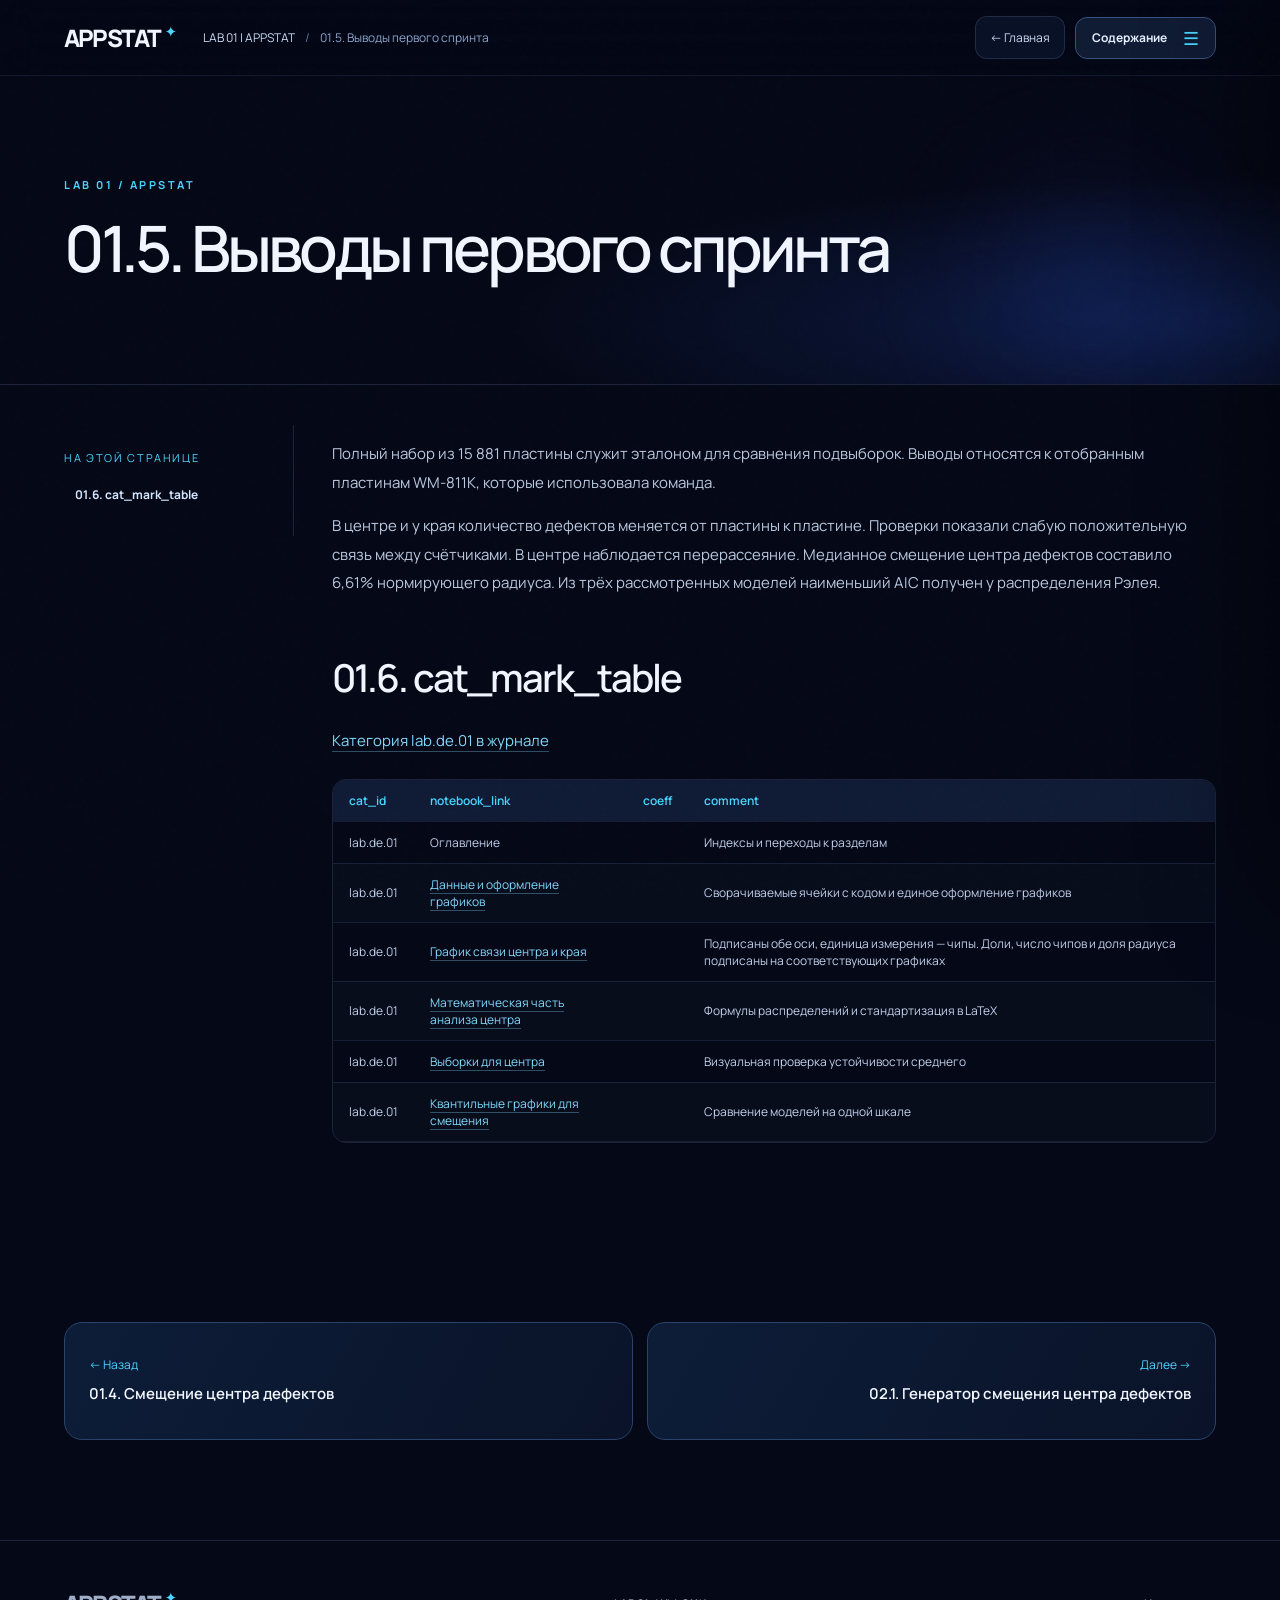
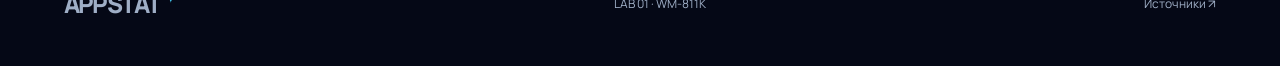
<file: docs/results.html>
<!DOCTYPE html>

<html lang="ru"><head><meta charset="utf-8"/><meta content="width=device-width,initial-scale=1" name="viewport"/><meta content="#050816" name="theme-color"/><meta content="Статистический анализ дефектов полупроводниковых пластин — APPSTAT" name="description"/><title>01.5. Выводы первого спринта — APPSTAT</title><link href="assets/style.css" rel="stylesheet"/></head><body data-page="results"><div class="noise"></div><header class="site-header"><a aria-label="LAB 01 | APPSTAT" class="brand" href="index.html">APPSTAT<span>✦</span></a>
<div aria-label="Текущий раздел" class="breadcrumbs"><a href="index.html">LAB 01 | APPSTAT</a><span class="crumb-sep">/</span><span class="crumb-current">01.5. Выводы первого спринта</span></div>
<div class="header-actions"><a class="header-home" href="index.html">← Главная</a><button aria-controls="drawer" aria-expanded="false" class="menu-toggle" type="button"><span class="menu-caption">Содержание</span><span aria-hidden="true" class="menu-bars">☰</span></button></div></header><div class="mobile-mask" hidden=""></div><aside aria-hidden="true" aria-label="Содержание" class="drawer" id="drawer"><div class="drawer-head"><strong>Содержание</strong><button aria-label="Закрыть меню" class="drawer-close" type="button">×</button></div><nav aria-label="Содержание" class="drawer-body"><a class="nav-root" href="index.html">LAB 01 | APPSTAT</a><a class="nav-group-link" href="index.html#sprint1">01. Первый спринт. Исследование случайных величин</a><div class="drawer-chapter"><div class="drawer-page-row"><a class="nav-page" href="data.html">01.0. Данные исследования</a></div></div><div class="drawer-chapter"><div class="drawer-page-row"><a class="nav-page" href="center.html">01.1. Дефекты в центре пластины</a><button aria-controls="sub-center" aria-expanded="false" aria-label="Подразделы: 01.1. Дефекты в центре пластины" class="nav-expand" type="button"><span aria-hidden="true">⌄</span></button></div><div class="nav-children" hidden="" id="sub-center"><a href="center.html#heading-9">01.1.1. Описание случайной величины</a><a href="center.html#heading-10">01.1.2. Распределение числа дефектов</a><a href="center.html#heading-21">01.1.3. Состоятельность среднего и сравнение выборок</a><a href="center.html#heading-24">01.1.4. Выводы</a></div></div><div class="drawer-chapter"><div class="drawer-page-row"><a class="nav-page" href="edge.html">01.2. Дефекты у края пластины</a><button aria-controls="sub-edge" aria-expanded="false" aria-label="Подразделы: 01.2. Дефекты у края пластины" class="nav-expand" type="button"><span aria-hidden="true">⌄</span></button></div><div class="nav-children" hidden="" id="sub-edge"><a href="edge.html#heading-26">01.2.1. Как определили краевую зону</a><a href="edge.html#heading-29">01.2.2. Случайность: разброс внутри лотов</a><a href="edge.html#heading-33">01.2.3. Распределение числа дефектов</a><a href="edge.html#heading-35">01.2.4. Описательные статистики</a><a href="edge.html#heading-38">01.2.5. Подгонка распределений</a><a href="edge.html#heading-43">01.2.6. Сравнение моделей с данными</a><a href="edge.html#heading-47">01.2.7. Нормализация</a><a href="edge.html#heading-51">01.2.8. Формулы распределений</a><a href="edge.html#heading-52">01.2.9. Проверка оценок на выборках</a><a href="edge.html#heading-54">01.2.10. Состоятельность оценок</a><a href="edge.html#heading-57">01.2.11. Выборки с возвращением и без</a><a href="edge.html#heading-64">01.2.12. Проверка гипотез</a><a href="edge.html#heading-70">01.2.13. Сводная таблица</a><a href="edge.html#heading-72">01.2.14. Выводы</a></div></div><div class="drawer-chapter"><div class="drawer-page-row"><a class="nav-page" href="dependence.html">01.3. Связь числа дефектов в центре и у края</a></div></div><div class="drawer-chapter"><div class="drawer-page-row"><a class="nav-page" href="rdef.html">01.4. Смещение центра дефектов</a><button aria-controls="sub-rdef" aria-expanded="false" aria-label="Подразделы: 01.4. Смещение центра дефектов" class="nav-expand" type="button"><span aria-hidden="true">⌄</span></button></div><div class="nav-children" hidden="" id="sub-rdef"><a href="rdef.html#heading-85">01.4.1. Что измеряем</a><a href="rdef.html#heading-89">01.4.2. Разброс внутри партий</a><a href="rdef.html#heading-94">01.4.3. Распределение смещения</a><a href="rdef.html#heading-96">01.4.4. Описательные статистики</a><a href="rdef.html#heading-99">01.4.5. Сравнение трёх моделей</a><a href="rdef.html#heading-106">01.4.6. Модель равномерных дефектов</a><a href="rdef.html#heading-110">01.4.7. Модели распределения</a><a href="rdef.html#heading-112">01.4.8. Преобразования шкалы</a><a href="rdef.html#heading-116">01.4.9. Проверка оценок на выборках</a><a href="rdef.html#heading-118">01.4.10. Состоятельность оценок</a><a href="rdef.html#heading-121">01.4.11. Выборки с возвращением и без</a><a href="rdef.html#heading-126">01.4.12. Проверка гипотез</a><a href="rdef.html#heading-130">01.4.13. Сводная таблица результатов</a><a href="rdef.html#heading-132">01.4.14. Выводы</a></div></div><div class="drawer-chapter active"><div class="drawer-page-row"><a aria-current="page" class="nav-page active" href="results.html#heading-134">01.5. Выводы первого спринта</a></div></div><div class="drawer-chapter"><div class="drawer-page-row"><a class="nav-page" href="results.html#heading-137">01.6. cat_mark_table</a></div></div><a class="nav-group-link" href="generator.html#heading-139">02. Второй спринт. Генератор случайных чисел</a><div class="drawer-chapter"><div class="drawer-page-row"><a class="nav-page" href="generator.html#heading-140">02.1. Генератор смещения центра дефектов</a><button aria-controls="sub-generator" aria-expanded="false" aria-label="Подразделы: 02.1. Генератор смещения центра дефектов" class="nav-expand" type="button"><span aria-hidden="true">⌄</span></button></div><div class="nav-children" hidden="" id="sub-generator"><a href="generator.html#heading-141">02.1.1. Как получаем случайное смещение</a><a href="generator.html#heading-142">02.1.2. Сравнение с реальными пластинами</a><a href="generator.html#heading-145">02.1.3. Проверка одного числа на графике</a></div></div><div class="drawer-chapter"><div class="drawer-page-row"><a class="nav-page" href="generator.html#heading-149">02.2. cat_mark_table</a></div></div><div class="drawer-chapter"><div class="drawer-page-row"><a class="nav-page" href="sources.html#heading-151">Источники</a></div></div></nav></aside><main id="main"><div class="page-hero"><p class="eyebrow">LAB 01 / APPSTAT</p><h1 class="title-page" id="heading-134">01.5. Выводы первого спринта</h1><div class="hero-orbit"></div></div><div class="article-layout"><aside class="section-index"><p>На этой странице</p><div id="local-index"></div></aside><details class="section-index-mobile"><summary>На этой странице <span aria-hidden="true">⌄</span></summary><nav aria-label="На этой странице" id="local-index-mobile"></nav></details><article class="article-body">
<section class="cell prose-cell" id="cell-135"><p>Полный набор из 15 881 пластины служит эталоном для сравнения подвыборок. Выводы относятся к отобранным пластинам WM-811K, которые использовала команда.</p>
</section>
<section class="cell prose-cell" id="cell-136"><p>В центре и у края количество дефектов меняется от пластины к пластине. Проверки показали слабую положительную связь между счётчиками. В центре наблюдается перерассеяние. Медианное смещение центра дефектов составило 6,61% нормирующего радиуса. Из трёх рассмотренных моделей наименьший AIC получен у распределения Рэлея.</p>
</section>
<section class="cell prose-cell" id="cell-137">
<h2 class="level-chapter toc-heading" id="heading-137">01.6. cat_mark_table</h2>
</section>
<section class="cell prose-cell" id="cell-138">
<p><a href="https://docs.google.com/spreadsheets/d/1ATBKHrTjZsGwQ-6YRP0aZvUvSSKBNRze7YlqbAEJC60/edit?gid=1577767658#gid=1577767658" rel="noopener noreferrer" target="_blank">Категория lab.de.01 в журнале</a></p>
<div class="table-wrap"><table>
<thead>
<tr>
<th>cat_id</th>
<th>notebook_link</th>
<th>coeff</th>
<th>comment</th>
</tr>
</thead>
<tbody>
<tr>
<td>lab.de.01</td>
<td>Оглавление</td>
<td></td>
<td>Индексы и переходы к разделам</td>
</tr>
<tr>
<td>lab.de.01</td>
<td><a href="data.html#cell-3">Данные и оформление графиков</a></td>
<td></td>
<td>Сворачиваемые ячейки с кодом и единое оформление графиков</td>
</tr>
<tr>
<td>lab.de.01</td>
<td><a href="dependence.html#cell-74">График связи центра и края</a></td>
<td></td>
<td>Подписаны обе оси, единица измерения — чипы. Доли, число чипов и доля радиуса подписаны на соответствующих графиках</td>
</tr>
<tr>
<td>lab.de.01</td>
<td><a href="center.html#cell-10">Математическая часть анализа центра</a></td>
<td></td>
<td>Формулы распределений и стандартизация в LaTeX</td>
</tr>
<tr>
<td>lab.de.01</td>
<td><a href="center.html#cell-21">Выборки для центра</a></td>
<td></td>
<td>Визуальная проверка устойчивости среднего</td>
</tr>
<tr>
<td>lab.de.01</td>
<td><a href="rdef.html#cell-104">Квантильные графики для смещения</a></td>
<td></td>
<td>Сравнение моделей на одной шкале</td>
</tr>
</tbody>
</table></div>
</section>
</article></div><nav aria-label="Переходы между разделами" class="page-direction"><a class="step-link step-prev" href="rdef.html"><span class="step-meta">← Назад</span><strong>01.4. Смещение центра дефектов</strong></a><a class="step-link step-next" href="generator.html"><span class="step-meta">Далее →</span><strong>02.1. Генератор смещения центра дефектов</strong></a></nav></main><button aria-label="Наверх" class="back-to-top" type="button">↑</button><footer class="site-footer"><a class="brand" href="index.html">APPSTAT<span>✦</span></a><span>LAB 01 · WM-811K</span><a href="sources.html">Источники ↗</a></footer><div aria-label="График" aria-modal="true" class="lightbox" hidden="" role="dialog">
<div class="lightbox-dialog"><div class="lightbox-toolbar"><span>График</span><div class="lightbox-actions">
<button aria-label="Уменьшить график" class="zoom-out" type="button">−</button><output class="zoom-label">100%</output>
<button aria-label="Увеличить график" class="zoom-in" type="button">+</button>
<button aria-label="Закрыть график" class="lightbox-close" type="button">×</button></div></div>
<div class="lightbox-viewport"><img alt="Увеличенный график"/></div></div></div><script>window.MathJax={tex:{inlineMath:[["\\(","\\)"],["$","$"]],displayMath:[["\\[","\\]"]] },options:{skipHtmlTags:["script","noscript","style","textarea","pre","code"]}};</script><script async="" src="assets/vendor/mathjax/tex-svg.js"></script><script src="assets/app.js"></script></body></html>
</file>
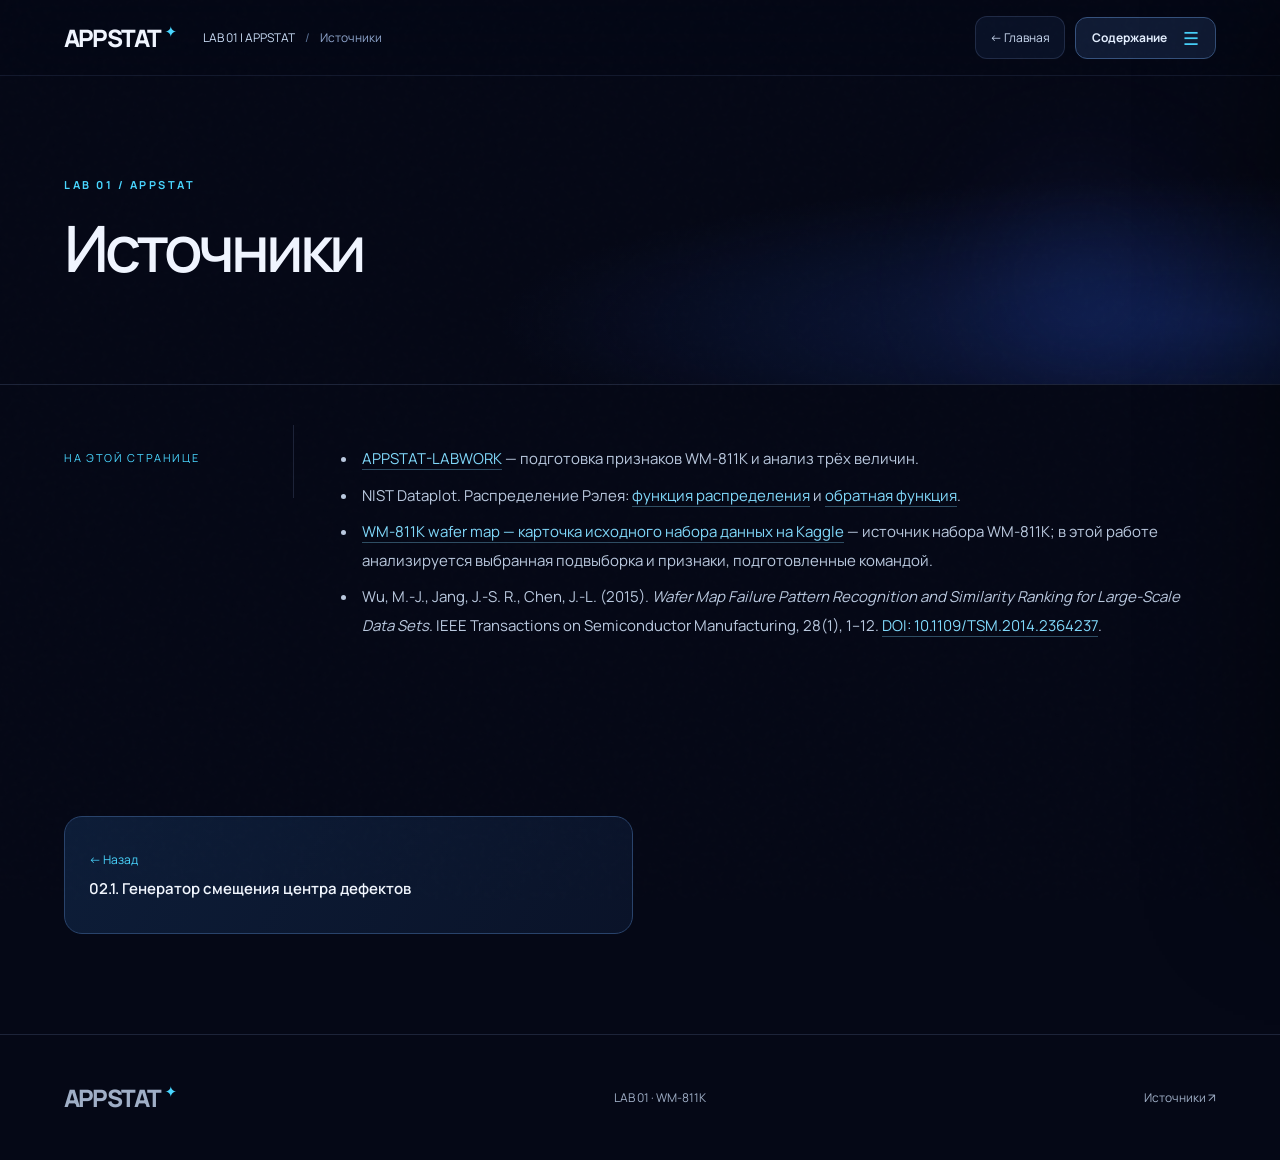
<file: docs/sources.html>
<!DOCTYPE html>

<html lang="ru"><head><meta charset="utf-8"/><meta content="width=device-width,initial-scale=1" name="viewport"/><meta content="#050816" name="theme-color"/><meta content="Статистический анализ дефектов полупроводниковых пластин — APPSTAT" name="description"/><title>Источники — APPSTAT</title><link href="assets/style.css" rel="stylesheet"/></head><body data-page="sources"><div class="noise"></div><header class="site-header"><a aria-label="LAB 01 | APPSTAT" class="brand" href="index.html">APPSTAT<span>✦</span></a>
<div aria-label="Текущий раздел" class="breadcrumbs"><a href="index.html">LAB 01 | APPSTAT</a><span class="crumb-sep">/</span><span class="crumb-current">Источники</span></div>
<div class="header-actions"><a class="header-home" href="index.html">← Главная</a><button aria-controls="drawer" aria-expanded="false" class="menu-toggle" type="button"><span class="menu-caption">Содержание</span><span aria-hidden="true" class="menu-bars">☰</span></button></div></header><div class="mobile-mask" hidden=""></div><aside aria-hidden="true" aria-label="Содержание" class="drawer" id="drawer"><div class="drawer-head"><strong>Содержание</strong><button aria-label="Закрыть меню" class="drawer-close" type="button">×</button></div><nav aria-label="Содержание" class="drawer-body"><a class="nav-root" href="index.html">LAB 01 | APPSTAT</a><a class="nav-group-link" href="index.html#sprint1">01. Первый спринт. Исследование случайных величин</a><div class="drawer-chapter"><div class="drawer-page-row"><a class="nav-page" href="data.html">01.0. Данные исследования</a></div></div><div class="drawer-chapter"><div class="drawer-page-row"><a class="nav-page" href="center.html">01.1. Дефекты в центре пластины</a><button aria-controls="sub-center" aria-expanded="false" aria-label="Подразделы: 01.1. Дефекты в центре пластины" class="nav-expand" type="button"><span aria-hidden="true">⌄</span></button></div><div class="nav-children" hidden="" id="sub-center"><a href="center.html#heading-9">01.1.1. Описание случайной величины</a><a href="center.html#heading-10">01.1.2. Распределение числа дефектов</a><a href="center.html#heading-21">01.1.3. Состоятельность среднего и сравнение выборок</a><a href="center.html#heading-24">01.1.4. Выводы</a></div></div><div class="drawer-chapter"><div class="drawer-page-row"><a class="nav-page" href="edge.html">01.2. Дефекты у края пластины</a><button aria-controls="sub-edge" aria-expanded="false" aria-label="Подразделы: 01.2. Дефекты у края пластины" class="nav-expand" type="button"><span aria-hidden="true">⌄</span></button></div><div class="nav-children" hidden="" id="sub-edge"><a href="edge.html#heading-26">01.2.1. Как определили краевую зону</a><a href="edge.html#heading-29">01.2.2. Случайность: разброс внутри лотов</a><a href="edge.html#heading-33">01.2.3. Распределение числа дефектов</a><a href="edge.html#heading-35">01.2.4. Описательные статистики</a><a href="edge.html#heading-38">01.2.5. Подгонка распределений</a><a href="edge.html#heading-43">01.2.6. Сравнение моделей с данными</a><a href="edge.html#heading-47">01.2.7. Нормализация</a><a href="edge.html#heading-51">01.2.8. Формулы распределений</a><a href="edge.html#heading-52">01.2.9. Проверка оценок на выборках</a><a href="edge.html#heading-54">01.2.10. Состоятельность оценок</a><a href="edge.html#heading-57">01.2.11. Выборки с возвращением и без</a><a href="edge.html#heading-64">01.2.12. Проверка гипотез</a><a href="edge.html#heading-70">01.2.13. Сводная таблица</a><a href="edge.html#heading-72">01.2.14. Выводы</a></div></div><div class="drawer-chapter"><div class="drawer-page-row"><a class="nav-page" href="dependence.html">01.3. Связь числа дефектов в центре и у края</a></div></div><div class="drawer-chapter"><div class="drawer-page-row"><a class="nav-page" href="rdef.html">01.4. Смещение центра дефектов</a><button aria-controls="sub-rdef" aria-expanded="false" aria-label="Подразделы: 01.4. Смещение центра дефектов" class="nav-expand" type="button"><span aria-hidden="true">⌄</span></button></div><div class="nav-children" hidden="" id="sub-rdef"><a href="rdef.html#heading-85">01.4.1. Что измеряем</a><a href="rdef.html#heading-89">01.4.2. Разброс внутри партий</a><a href="rdef.html#heading-94">01.4.3. Распределение смещения</a><a href="rdef.html#heading-96">01.4.4. Описательные статистики</a><a href="rdef.html#heading-99">01.4.5. Сравнение трёх моделей</a><a href="rdef.html#heading-106">01.4.6. Модель равномерных дефектов</a><a href="rdef.html#heading-110">01.4.7. Модели распределения</a><a href="rdef.html#heading-112">01.4.8. Преобразования шкалы</a><a href="rdef.html#heading-116">01.4.9. Проверка оценок на выборках</a><a href="rdef.html#heading-118">01.4.10. Состоятельность оценок</a><a href="rdef.html#heading-121">01.4.11. Выборки с возвращением и без</a><a href="rdef.html#heading-126">01.4.12. Проверка гипотез</a><a href="rdef.html#heading-130">01.4.13. Сводная таблица результатов</a><a href="rdef.html#heading-132">01.4.14. Выводы</a></div></div><div class="drawer-chapter"><div class="drawer-page-row"><a class="nav-page" href="results.html#heading-134">01.5. Выводы первого спринта</a></div></div><div class="drawer-chapter"><div class="drawer-page-row"><a class="nav-page" href="results.html#heading-137">01.6. cat_mark_table</a></div></div><a class="nav-group-link" href="generator.html#heading-139">02. Второй спринт. Генератор случайных чисел</a><div class="drawer-chapter"><div class="drawer-page-row"><a class="nav-page" href="generator.html#heading-140">02.1. Генератор смещения центра дефектов</a><button aria-controls="sub-generator" aria-expanded="false" aria-label="Подразделы: 02.1. Генератор смещения центра дефектов" class="nav-expand" type="button"><span aria-hidden="true">⌄</span></button></div><div class="nav-children" hidden="" id="sub-generator"><a href="generator.html#heading-141">02.1.1. Как получаем случайное смещение</a><a href="generator.html#heading-142">02.1.2. Сравнение с реальными пластинами</a><a href="generator.html#heading-145">02.1.3. Проверка одного числа на графике</a></div></div><div class="drawer-chapter"><div class="drawer-page-row"><a class="nav-page" href="generator.html#heading-149">02.2. cat_mark_table</a></div></div><div class="drawer-chapter active"><div class="drawer-page-row"><a aria-current="page" class="nav-page active" href="sources.html#heading-151">Источники</a></div></div></nav></aside><main id="main"><div class="page-hero"><p class="eyebrow">LAB 01 / APPSTAT</p><h1 class="title-page" id="heading-151">Источники</h1><div class="hero-orbit"></div></div><div class="article-layout"><aside class="section-index"><p>На этой странице</p><div id="local-index"></div></aside><details class="section-index-mobile"><summary>На этой странице <span aria-hidden="true">⌄</span></summary><nav aria-label="На этой странице" id="local-index-mobile"></nav></details><article class="article-body"><section class="cell prose-cell" id="cell-151">
<ul>
<li><a href="https://github.com/SanechkaTuoKe/APPSTAT-LABWORK" rel="noopener noreferrer" target="_blank">APPSTAT-LABWORK</a> — подготовка признаков WM-811K и анализ трёх величин.</li>
<li>NIST Dataplot. Распределение Рэлея: <a href="https://www.itl.nist.gov/div898/software/dataplot/refman2/auxillar/raycdf.htm" rel="noopener noreferrer" target="_blank">функция распределения</a> и <a href="https://www.itl.nist.gov/div898/software/dataplot/refman2/auxillar/rayppf.htm" rel="noopener noreferrer" target="_blank">обратная функция</a>.</li>
<li><a href="https://www.kaggle.com/datasets/qingyi/wm811k-wafer-map" rel="noopener noreferrer" target="_blank">WM-811K wafer map — карточка исходного набора данных на Kaggle</a> — источник набора WM-811K; в этой работе анализируется выбранная подвыборка и признаки, подготовленные командой.</li>
<li>Wu, M.-J., Jang, J.-S. R., Chen, J.-L. (2015). <em>Wafer Map Failure Pattern Recognition and Similarity Ranking for Large-Scale Data Sets</em>. IEEE Transactions on Semiconductor Manufacturing, 28(1), 1–12. <a href="https://doi.org/10.1109/TSM.2014.2364237" rel="noopener noreferrer" target="_blank">DOI: 10.1109/TSM.2014.2364237</a>.</li>
</ul>
</section></article></div><nav aria-label="Переходы между разделами" class="page-direction"><a class="step-link step-prev" href="generator.html"><span class="step-meta">← Назад</span><strong>02.1. Генератор смещения центра дефектов</strong></a></nav></main><button aria-label="Наверх" class="back-to-top" type="button">↑</button><footer class="site-footer"><a class="brand" href="index.html">APPSTAT<span>✦</span></a><span>LAB 01 · WM-811K</span><a href="sources.html">Источники ↗</a></footer><div aria-label="График" aria-modal="true" class="lightbox" hidden="" role="dialog">
<div class="lightbox-dialog"><div class="lightbox-toolbar"><span>График</span><div class="lightbox-actions">
<button aria-label="Уменьшить график" class="zoom-out" type="button">−</button><output class="zoom-label">100%</output>
<button aria-label="Увеличить график" class="zoom-in" type="button">+</button>
<button aria-label="Закрыть график" class="lightbox-close" type="button">×</button></div></div>
<div class="lightbox-viewport"><img alt="Увеличенный график"/></div></div></div><script>window.MathJax={tex:{inlineMath:[["\\(","\\)"],["$","$"]],displayMath:[["\\[","\\]"]] },options:{skipHtmlTags:["script","noscript","style","textarea","pre","code"]}};</script><script async="" src="assets/vendor/mathjax/tex-svg.js"></script><script src="assets/app.js"></script></body></html>
</file>
<file: docs/assets/style.css>
@import url('https://fonts.googleapis.com/css2?family=DM+Sans:wght@400;500;600;700&family=Manrope:wght@400;500;600;700;800&display=swap');
:root{--bg:#050816;--panel:#0b1730;--cyan:#49d6ff;--violet:#8b5cf6;--pink:#ff4ecd;--text:#f0f5ff;--muted:#afbed9;--border:rgba(165,192,255,.15);--pad:clamp(20px,5vw,92px)}*{box-sizing:border-box}html{scroll-behavior:smooth}body{margin:0;color:var(--text);background:var(--bg);font-family:'Manrope','DM Sans',system-ui,sans-serif;-webkit-font-smoothing:antialiased}::selection{background:rgba(73,214,255,.25)}a{color:inherit;text-decoration:none}button,input{font:inherit}button{cursor:pointer}button:focus-visible,a:focus-visible,input:focus-visible{outline:2px solid var(--cyan);outline-offset:4px}.noise{pointer-events:none;position:fixed;inset:0;z-index:50;opacity:.025;background-image:url("data:image/svg+xml,%3Csvg viewBox='0 0 180 180' xmlns='http://www.w3.org/2000/svg'%3E%3Cfilter id='n'%3E%3CfeTurbulence type='fractalNoise' baseFrequency='.86' numOctaves='3' stitchTiles='stitch'/%3E%3C/filter%3E%3Crect width='100%25' height='100%25' filter='url(%23n)' opacity='.5'/%3E%3C/svg%3E")}.site-header{height:78px;z-index:40;position:sticky;top:0;display:flex;justify-content:space-between;align-items:center;padding:0 var(--pad);border-bottom:1px solid rgba(158,182,247,.1);background:rgba(5,8,22,.78);backdrop-filter:blur(24px)}.brand{font-size:24px;letter-spacing:-.075em;font-weight:800}.brand span{color:var(--cyan);margin-left:4px;font-size:15px;vertical-align:top}.desktop-menu{display:flex;gap:clamp(12px,2vw,32px);align-items:center}.desktop-menu a{font-size:11px;color:#a7b4d0;max-width:185px;transition:color .2s}.desktop-menu a:hover{color:var(--cyan)}.menu-toggle{width:44px;height:44px;display:flex;flex-direction:column;justify-content:center;align-items:center;gap:7px;background:transparent;border:1px solid var(--border);border-radius:12px;margin-left:25px}.menu-toggle span{width:18px;height:2px;background:white}.drawer{position:fixed;right:0;top:0;height:100dvh;width:min(430px,100vw);background:#0a1024;z-index:100;transform:translateX(105%);transition:transform .38s cubic-bezier(.22,1,.36,1);border-left:1px solid var(--border);padding:22px;overflow-y:auto;box-shadow:-40px 0 110px #0006}.drawer.open{transform:translateX(0)}.drawer-head{display:flex;align-items:center;justify-content:space-between;padding-bottom:28px;border-bottom:1px solid var(--border)}.drawer-head strong{font-size:25px;letter-spacing:-.06em}.drawer-close,.lightbox-close{font-size:34px;border:0;color:white;background:none}.nav-link{display:flex;gap:12px;align-items:center;padding:16px 8px;border-bottom:1px solid var(--border);font-size:14px;color:#b8c7dd;transition:.2s}.nav-link:hover,.nav-link.active{color:var(--cyan);background:#15214555}.nav-dot{width:6px;height:6px;border-radius:50%;background:#455577;flex:none}.nav-link.active .nav-dot{background:var(--cyan);box-shadow:0 0 15px var(--cyan)}.mobile-mask{position:fixed;inset:0;background:#000a;z-index:90}.landing-hero{min-height:min(780px,88vh);position:relative;overflow:hidden;display:grid;grid-template-columns:1.15fr 1fr;padding:clamp(90px,12vw,170px) var(--pad) 120px;background:radial-gradient(ellipse at 76% 70%,#143cb440,transparent 40%),#050816}.hero-copy{position:relative;z-index:4;max-width:800px}.eyebrow{font-size:11px;letter-spacing:.23em;text-transform:uppercase;color:var(--cyan);font-weight:700}.landing-hero h1{font-size:clamp(48px,6.4vw,106px);font-weight:500;line-height:1.07;letter-spacing:-.075em;margin:30px 0}.landing-hero h1 em{font-style:normal;background:linear-gradient(105deg,#fff 8%,#83ccff 50%,#7a83ff);background-clip:text;-webkit-background-clip:text;color:transparent}.hero-desc{font-size:clamp(15px,1.3vw,18px);color:#bfd0e7;max-width:550px;line-height:1.7}.hero-desc strong{color:white}.big-link{margin-top:36px;display:inline-flex;gap:45px;align-items:center;justify-content:space-between;background:#c8f8ff;color:#071527;padding:18px 24px;border-radius:40px;font-size:13px;font-weight:800;transition:transform .2s,box-shadow .2s}.big-link:hover{transform:translateY(-3px);box-shadow:0 10px 40px #4bd8ff40}.big-link span{font-size:18px}.space-visual{position:relative;min-height:460px;display:grid;place-items:center;z-index:2}.visual-caption{position:absolute;bottom:1%;right:0;font-size:11px;letter-spacing:.28em;color:#99b9ef}.scroll-hint{position:absolute;bottom:24px;left:var(--pad);color:#7e92b2;animation:floaty 3s ease-in-out infinite}@keyframes floaty{50%{transform:translateY(7px)}}.home-facts{display:grid;grid-template-columns:repeat(3,1fr);border-top:1px solid var(--border);border-bottom:1px solid var(--border);margin:0 var(--pad)}.home-facts div{padding:36px 22px;display:flex;flex-direction:column;gap:9px;border-right:1px solid var(--border)}.home-facts div:last-child{border:0}.home-facts span{font-size:clamp(26px,3vw,52px);letter-spacing:-.06em}.home-facts small{font-size:12px;color:#a4b6d7}.home-sections{padding:125px var(--pad)}.home-sections h2,.home-end h2{font-size:clamp(34px,4vw,66px);font-weight:500;letter-spacing:-.065em;max-width:920px;margin:18px 0 40px}.tiles{display:grid;grid-template-columns:repeat(2,1fr);gap:16px}.tile{min-height:290px;border:1px solid #657ba73d;border-radius:24px;padding:32px;display:flex;flex-direction:column;justify-content:space-between;background:linear-gradient(155deg,rgba(17,31,62,.9),rgba(8,13,30,.95));position:relative;overflow:hidden;transition:.3s}.tile:before{content:'';position:absolute;width:240px;height:240px;right:-110px;bottom:-110px;border-radius:50%;background:var(--accent);opacity:.13;filter:blur(40px)}.tile:hover{transform:translateY(-5px);border-color:var(--accent);box-shadow:0 0 40px color-mix(in srgb,var(--accent) 12%,transparent)}.tile-cyan{--accent:#49d6ff}.tile-violet{--accent:#8b5cf6}.tile-pink{--accent:#ff4ecd}.tile-number{font-size:14px;color:var(--accent)}.tile h3{font-size:clamp(24px,2.6vw,42px);line-height:1.18;letter-spacing:-.055em;font-weight:500;max-width:460px;margin:35px 0}.tile-arrow{position:absolute;right:27px;top:24px;font-size:23px;color:var(--accent)}.feature-stripe{display:grid;grid-template-columns:1fr 1fr;gap:60px;align-items:center;padding:85px var(--pad);background:linear-gradient(130deg,#101944,#07101e 67%);overflow:hidden}.feature-art{height:440px;position:relative;display:grid;place-items:center}.feature-copy h2{font-size:clamp(32px,3.2vw,56px);font-weight:500;letter-spacing:-.065em;line-height:1.1}.text-link{border-bottom:1px solid var(--cyan);color:var(--cyan);padding-bottom:10px;display:inline-block;margin-top:25px;font-size:14px}.home-end{padding:120px var(--pad);max-width:1100px}.home-end p{color:#b4c4df;line-height:1.9;font-size:16px}.page-hero{position:relative;padding:90px var(--pad) 80px;overflow:hidden;border-bottom:1px solid var(--border);background:radial-gradient(ellipse at 96% 80%,#17337f78,transparent 42%)}.page-hero h1{font-size:clamp(40px,5.5vw,86px);max-width:1000px;font-weight:500;letter-spacing:-.075em;line-height:1.1;position:relative;z-index:2;margin:20px 0}.hero-orbit{position:absolute;right:2%;top:12%;width:340px;height:340px;border-radius:50%;border:1px solid #7fb5f02a;box-shadow:0 0 80px #256ff81c,inset 0 0 80px #256ff81c;transform:rotateX(65deg) rotate(-35deg)}.article-layout{display:grid;grid-template-columns:240px minmax(0,1fr);gap:clamp(24px,4vw,70px);padding:40px var(--pad) 130px;max-width:1750px;margin:auto}.section-index{position:sticky;top:110px;align-self:start;max-height:calc(100vh - 140px);overflow:auto;padding:14px 18px 22px 0;border-right:1px solid var(--border)}.section-index>p{font-size:11px;color:var(--cyan);letter-spacing:.15em;text-transform:uppercase}.section-index a{display:block;color:#a5b6d4;font-size:12px;line-height:1.5;padding:8px 12px;border-left:1px solid transparent;transition:.2s}.section-index a:hover,.section-index a.active{color:#fff;border-left-color:var(--cyan);background:#1823454d}.article-body{min-width:0}.cell{scroll-margin-top:100px}.prose-cell{max-width:1000px}.prose-cell h2,.prose-cell h3{font-weight:500;letter-spacing:-.055em;line-height:1.15;scroll-margin-top:110px}.prose-cell h2{font-size:clamp(30px,3vw,52px);margin:68px 0 28px}.prose-cell h3{font-size:clamp(28px,2.5vw,42px);margin:50px 0 25px}.prose-cell h4{font-size:clamp(20px,1.7vw,27px);font-weight:600;letter-spacing:-.035em;margin:46px 0 19px;scroll-margin-top:110px}.prose-cell h5{font-size:19px;letter-spacing:-.02em;scroll-margin-top:110px}.prose-cell p,.prose-cell li{color:#bac9df;font-size:15px;line-height:1.9}.prose-cell strong{color:#fff}.prose-cell a{color:#80d9fb;border-bottom:1px solid #80d9fb55}.prose-cell a:hover{color:white}.prose-cell ul,.prose-cell ol{padding-left:26px}.prose-cell li{padding:4px}.prose-cell blockquote{border-left:2px solid var(--cyan);padding-left:20px;margin-left:0}.prose-cell hr{border:0;border-top:1px solid var(--border);margin:34px 0}.prose-cell code{background:#1a2548;color:#93e5ff;border-radius:5px;padding:2px 6px;font-size:13px}.code-cell{margin:24px 0 48px;max-width:1100px}.code-cell>.chart-expand{width:100%;border:1px solid var(--border);background:#070c20;border-radius:15px;overflow:hidden;display:block;position:relative;padding:12px;margin:16px 0 25px;text-align:left;transition:border-color .2s}.chart-expand:hover{border-color:var(--cyan)}.chart-expand img{width:100%;height:auto;display:block}.expand-label{position:absolute;right:24px;top:23px;background:#10234ccc;color:var(--cyan);width:34px;height:34px;display:grid;place-items:center;border-radius:10px}.output-text{white-space:pre-wrap;overflow:auto;font-family:ui-monospace,Consolas,monospace;font-size:12px;line-height:1.7;background:#10182d;color:#b9d1f0;padding:16px 19px;border:1px solid var(--border);border-radius:12px;margin:15px 0}.code-details{border:1px solid var(--border);border-radius:11px;overflow:hidden;margin:13px 0}.code-details summary{list-style:none;display:flex;justify-content:space-between;padding:13px 19px;color:#a8c7ed;font-size:12px;cursor:pointer;background:#111a30}.code-details summary::-webkit-details-marker{display:none}.code-details summary:hover{color:var(--cyan)}.code-details[open] summary span{transform:rotate(180deg)}.code-details pre{white-space:pre;overflow:auto;background:#080f20;padding:22px;margin:0;color:#b3e8ff;font-size:12px;line-height:1.55}.table-wrap{overflow-x:auto;border:1px solid var(--border);border-radius:14px;margin:23px 0}.table-wrap table{width:100%;border-collapse:collapse;font-size:12px;color:#c1d0ea;min-width:420px}.table-wrap th,.table-wrap td{text-align:left;border-bottom:1px solid #29345088;padding:12px 16px;white-space:normal}.table-wrap th{color:var(--cyan);background:#101b35;font-weight:600}.table-wrap tr:nth-child(even){background:#111a3044}.lab-panel{border:1px solid #334a7f;background:linear-gradient(140deg,#0b1730,#0b1027);padding:25px;border-radius:22px;box-shadow:0 0 80px #183b7815;margin:0 0 45px}.panel-top,.actions{display:flex;justify-content:space-between;align-items:center;gap:15px}.status{font-size:12px;color:#bacee8}.status span{display:inline-block;width:7px;height:7px;background:#49d6ff;border-radius:50%;margin-right:7px;box-shadow:0 0 12px #49d6ff}.controls-grid{display:grid;grid-template-columns:repeat(3,1fr);gap:16px;margin:22px 0}.controls-grid label{display:flex;flex-direction:column;color:#9db8dc;gap:7px;font-size:12px}.controls-grid input{width:100%;min-width:0;background:#111f3e;border:1px solid #3c547f;color:white;border-radius:9px;padding:12px;font-size:14px}.controls-grid input[type=range]{accent-color:var(--cyan);padding:7px 0}.controls-grid output{color:var(--cyan);font-size:12px}.actions{justify-content:flex-start;margin-bottom:25px}.action-primary,.action-secondary{border-radius:11px;padding:13px 16px;font-size:13px}.action-primary{background:#b3f4ff;border:none;color:#051427;font-weight:800}.action-primary:hover{background:white}.action-primary span{margin-left:20px}.action-secondary{background:#182849;border:1px solid #43608c;color:#def5ff}.metric-grid{display:grid;grid-template-columns:repeat(4,1fr);gap:10px;margin-bottom:25px}.metric-grid>div{background:#101d36;border:1px solid #233b65;border-radius:13px;padding:17px;display:flex;flex-direction:column;gap:12px}.metric-grid small{font-size:11px;color:#9bb6db}.metric-grid strong{font-size:clamp(16px,1.6vw,25px);font-weight:600;color:#eef8ff;font-variant-numeric:tabular-nums}.draw-grid{display:grid;grid-template-columns:1fr 1fr;gap:12px}.plot-panel{background:#0c1730;border:1px solid #2b3b5a;border-radius:15px;padding:12px;min-width:0}.plot-panel>span{display:block;padding:7px 4px;color:#c3d4ea;font-size:12px}.plot-panel canvas{display:block;width:100%;height:auto}.point-readout{margin-top:16px;display:flex;gap:25px;flex-wrap:wrap;color:#9db6d8;font-size:12px}.point-readout strong{color:var(--cyan)}.site-footer{display:flex;align-items:center;justify-content:space-between;gap:15px;padding:46px var(--pad);border-top:1px solid var(--border);color:#9faec6;font-size:12px}.site-footer a:last-child:hover{color:var(--cyan)}.lightbox{position:fixed;inset:0;background:#030511f2;z-index:120;display:grid;place-items:center;padding:65px 25px 25px}.lightbox[hidden]{display:none}.lightbox img{max-width:100%;max-height:100%;object-fit:contain;border-radius:12px}.lightbox-close{position:absolute;top:15px;right:25px}.plot-panel canvas{cursor:crosshair}.plot-panel{position:relative}.plot-tooltip{position:absolute;pointer-events:none;background:#1b315b;color:#f6ffff;border:1px solid #649cdd;border-radius:7px;padding:6px 9px;font-size:11px;display:none;z-index:3}.plot-tooltip.show{display:block}.katex,.math{color:#e4efff}.math-block{overflow-x:auto}@media(max-width:1100px){.desktop-menu{display:none}.article-layout{grid-template-columns:1fr}.section-index{display:none}}@media(max-width:800px){.landing-hero{grid-template-columns:1fr;padding-top:90px}.landing-hero h1{font-size:clamp(42px,11vw,75px)}.space-visual{min-height:300px;margin-top:-60px}.tiles{grid-template-columns:1fr}.tile{min-height:230px}.feature-stripe{grid-template-columns:1fr;gap:15px}.feature-art{height:300px}.page-hero{padding-top:65px;padding-bottom:60px}.controls-grid,.metric-grid{grid-template-columns:repeat(2,1fr)}.draw-grid{grid-template-columns:1fr}.site-footer{flex-wrap:wrap}.home-facts div{padding:24px 9px}.home-facts span{font-size:28px}.home-sections{padding:80px var(--pad)}}@media(prefers-reduced-motion:reduce){*,*:before,*:after{animation-duration:.001ms!important;transition-duration:.001ms!important;scroll-behavior:auto!important}}
/* NAVIGATION — one global contents menu, only current-page links in left rail. */
.site-header{gap:28px;min-height:76px;height:auto;padding-top:12px;padding-bottom:12px}
.breadcrumbs{display:flex;min-width:0;align-items:center;gap:10px;font-size:12px;color:#aebee2;flex:1}
.breadcrumbs a{color:#c9dcf5;white-space:nowrap}.breadcrumbs a:hover{color:var(--cyan)}
.crumb-sep{color:#60789c}.crumb-current{white-space:nowrap;overflow:hidden;text-overflow:ellipsis;color:#8ea5cc}
.header-actions{display:flex;align-items:center;gap:10px;flex-shrink:0}
.header-home{padding:12px 14px;border:1px solid var(--border);background:#0c1730aa;border-radius:12px;color:#cfdef6;font-size:12px;transition:.2s}
.header-home:hover{color:var(--cyan);border-color:#49d6ff60}
.menu-toggle{width:auto;height:42px;display:flex;flex-direction:row;gap:16px;padding:0 16px;margin:0;background:#101b34;border:1px solid #36527d;border-radius:12px;color:#e4efff;font-size:12px;font-weight:700}
.menu-toggle:hover{border-color:#49d6ff;color:var(--cyan)}
.menu-bars{font-size:18px;line-height:1;color:var(--cyan)}
.drawer{width:min(480px,100vw);padding:0;display:flex;flex-direction:column;background:linear-gradient(160deg,#0a122a,#060b1d)}
.drawer-head{padding:28px 26px 20px;flex-shrink:0}
.drawer-head strong{font-size:24px}
.drawer-body{overflow-y:auto;padding:12px 16px 36px;flex:1}
.nav-root,.nav-group-link{display:block;padding:13px 15px;color:#ebf5ff;font-weight:700;font-size:13px;line-height:1.55;border-radius:10px}
.nav-root{color:var(--cyan);margin-bottom:8px}
.nav-root:hover,.nav-group-link:hover{background:#122b4d;color:var(--cyan)}
.nav-group-link{border-top:1px solid #2c3f5f;padding-top:23px;margin-top:10px;font-size:12px;color:#cbe1ff}
.nav-group-link.sources-nav{color:var(--cyan);margin-top:16px}
.drawer-page-row{display:flex;align-items:stretch;border-radius:9px;margin:2px 0;transition:.2s}
.drawer-chapter.active>.drawer-page-row{background:#16294c}
.drawer-page-row:hover{background:#152744}
.nav-page{display:block;padding:12px 12px 12px 22px;flex:1;min-width:0;line-height:1.5;font-size:12px;color:#a9bfde}
.nav-page.active,.nav-page:hover{color:#f8fdff}
.nav-expand{border:0;background:transparent;color:#9cbce9;min-width:40px;font-size:20px;transition:color .2s}
.nav-expand:hover{color:var(--cyan)}
.nav-expand[aria-expanded="true"] span{display:inline-block;transform:rotate(180deg)}
.nav-children{padding:2px 6px 8px 30px;border-left:1px solid #395579;margin-left:20px}
.nav-children[hidden]{display:none}
.nav-children a{display:block;padding:7px 9px;color:#90a6c7;font-size:11px;line-height:1.5;border-radius:8px}
.nav-children a:hover,.nav-children a.active{background:#172b4b;color:#d7f6ff}
body.menu-open,body.modal-open{overflow:hidden}
.article-layout{grid-template-columns:230px minmax(0,1fr);max-width:1480px;column-gap:clamp(24px,3vw,54px)}
.section-index{top:103px;padding-right:12px}
.section-index a{font-size:12px;padding:10px 10px;line-height:1.5;border-radius:0 6px 6px 0}
.article-body{max-width:100%;min-width:0}
.article-body .cell{min-width:0;scroll-margin-top:116px}
.article-body h2,.article-body h3,.article-body h4{scroll-margin-top:110px}
.section-index-mobile{display:none}
.page-direction{max-width:1480px;margin:0 auto;padding:26px var(--pad) 100px;display:grid;grid-template-columns:repeat(2,minmax(0,1fr));gap:14px}
.step-link{display:flex;flex-direction:column;justify-content:center;gap:10px;border:1px solid #29436b;background:linear-gradient(120deg,#0d1d38,#0a1329);border-radius:18px;padding:24px;min-height:118px;transition:transform .2s,border-color .2s}
.step-link:hover{transform:translateY(-3px);border-color:var(--cyan)}
.step-next{text-align:right;grid-column:2}.step-prev{grid-column:1}
.step-meta{color:var(--cyan);font-size:12px}
.step-link strong{color:#f2f7ff;font-size:15px;font-weight:600;line-height:1.45}
.back-to-top{position:fixed;z-index:35;right:28px;bottom:30px;border:1px solid #5074a4;border-radius:100px;background:#0f2040;color:var(--cyan);width:45px;height:45px;font-size:21px;opacity:0;visibility:hidden;pointer-events:none;transition:.2s}
.back-to-top.visible{opacity:1;visibility:visible;pointer-events:auto}
.back-to-top:hover{background:#194073}
/* CHARTS — readable cards, with an explicit constrained image viewer. */
.article-body .chart-expand{max-width:910px;width:100%;padding:14px;margin:18px auto 30px;display:flex;align-items:center;justify-content:center;min-height:unset;max-height:465px;overflow:hidden;border-color:#304670;background:#070d22;box-shadow:0 15px 35px rgba(0,0,0,.18)}
.article-body .chart-expand img{display:block;max-width:100%;max-height:426px;object-fit:contain;width:auto;height:auto;margin:auto}
.article-body .chart-expand:hover{border-color:#67bbff;box-shadow:0 10px 45px #49d6ff13}
.chart-viewer{max-width:900px;margin:20px auto 36px;padding:13px;border:1px solid #273b64;border-radius:18px;background:#08152d}
.chart-tabs{display:flex;gap:6px;flex-wrap:wrap;margin:0 0 9px}
.chart-tabs button{padding:8px 12px;border:1px solid #2b4268;background:#0d1d3a;color:#b7c9e5;border-radius:8px;font-size:12px;transition:.15s}
.chart-tabs button[aria-selected="true"],.chart-tabs button:hover{background:#16385c;color:#ffffff;border-color:var(--cyan)}
.chart-viewer .chart-expand{margin:0 auto;max-height:430px}
.chart-viewer .chart-expand img{max-height:398px}
.lightbox{padding:20px;z-index:120;background:rgba(0,3,12,.78);backdrop-filter:blur(16px)}
.lightbox[hidden]{display:none}
.lightbox-dialog{width:min(1060px,94vw);height:min(760px,85vh);background:#080f23;border:1px solid #3c5b87;border-radius:20px;box-shadow:0 28px 120px #000c;display:flex;flex-direction:column;overflow:hidden}
.lightbox-toolbar{height:58px;padding:10px 16px;display:flex;align-items:center;justify-content:space-between;gap:14px;border-bottom:1px solid #243b66;flex-shrink:0;color:#d6e7ff;font-size:13px}
.lightbox-actions{display:flex;align-items:center;gap:12px}
.lightbox-actions button{display:grid;place-items:center;background:#13284a;border:1px solid #36557d;color:#dbf3ff;width:35px;height:35px;border-radius:9px;font-size:20px}
.lightbox-actions button:hover:not(:disabled){border-color:var(--cyan);color:var(--cyan)}
.lightbox-actions button:disabled{opacity:.4;cursor:default}
.lightbox-actions output{color:#aacaf1;min-width:44px;text-align:center;font-size:12px}
.lightbox-viewport{flex:1;min-height:0;overflow:auto;display:flex;align-items:flex-start;justify-content:flex-start;padding:15px;scrollbar-color:#40577b #0a142b}
.lightbox-viewport img{display:block;max-width:none;max-height:none;flex:none;border-radius:7px;margin:auto}
@media(max-width:1120px){.article-layout{grid-template-columns:1fr}.section-index{display:none}.section-index-mobile{display:block;max-width:900px;margin:0 auto 32px;background:#0b1b36;border:1px solid #2f4872;border-radius:12px;overflow:hidden}.section-index-mobile summary{padding:16px 20px;cursor:pointer;color:#d7edff;display:flex;justify-content:space-between}.section-index-mobile nav{padding:0 14px 18px}.section-index-mobile nav a{display:block;padding:10px 14px;border-bottom:1px solid #223960;color:#b5cbe7;font-size:12px}.section-index-mobile nav a:hover{color:var(--cyan)}}
@media(max-width:720px){.site-header{height:68px;gap:10px}.breadcrumbs{display:none}.header-home{padding:10px;font-size:11px}.menu-toggle{padding:0 12px;gap:8px}.menu-caption{font-size:11px}.article-layout{padding-top:23px}.page-direction{grid-template-columns:1fr;gap:10px;padding-bottom:65px}.step-prev,.step-next{grid-column:1;text-align:left}.step-link{min-height:84px;padding:16px}.chart-tabs{gap:5px}.chart-tabs button{font-size:10px;padding:6px 9px}.article-body .chart-expand{max-height:330px;padding:8px}.article-body .chart-expand img{max-height:305px}.chart-viewer{padding:8px}.lightbox{padding:10px}.lightbox-dialog{width:100%;height:82vh;border-radius:13px}.lightbox-toolbar{padding:7px 12px}.lightbox-viewport{padding:9px}.back-to-top{right:18px;bottom:18px}}

/* Header menu icon is not the original three-bar CSS icon. */
.menu-toggle .menu-caption,.menu-toggle .menu-bars{width:auto;height:auto;background:transparent;display:inline-block}
.menu-toggle .menu-bars{font-size:18px;line-height:1}


/* Abstract optical wave and illuminated data grid — two decorative homepage animations. */
.space-visual{isolation:isolate;overflow:visible}
.lumen-stage{position:relative;isolation:isolate;width:min(50vw,660px);aspect-ratio:1.20;pointer-events:none;transform:translate3d(-1.5%,0,0)}
.lumen-art{position:absolute;inset:0;width:100%;height:100%;overflow:visible;filter:drop-shadow(0 0 22px rgba(35,115,253,.21));animation:lumen-drift 12s ease-in-out infinite alternate}
.lumen-ribbons{transform-origin:52% 53%;animation:lumen-breathe 9s ease-in-out infinite alternate}
.lumen-haze{animation:lumen-shift 12s ease-in-out infinite alternate}
.lumen-secondary{animation:lumen-shift 11s ease-in-out infinite alternate-reverse}
.lumen-thread-animated{animation:lumen-dashes 17s linear infinite}
.lumen-points circle{animation:lumen-sparkle 4.2s ease-in-out infinite alternate}
.lumen-points circle:nth-child(2){animation-delay:-2.3s}.lumen-points circle:nth-child(3){animation-delay:-.5s}.lumen-points circle:nth-child(4){animation-delay:-3.1s}.lumen-points circle:nth-child(5){animation-delay:-1.2s}
.lumen-bloom{position:absolute;pointer-events:none;border-radius:48%;filter:blur(48px);mix-blend-mode:screen}
.lumen-bloom-cyan{width:53%;height:53%;right:6%;top:20%;background:radial-gradient(ellipse,#1b8df966 0%,#1956ce25 45%,transparent 74%);animation:lumen-bloom 10s ease-in-out infinite alternate}
.lumen-bloom-violet{width:59%;height:56%;left:2%;bottom:8%;background:radial-gradient(ellipse,#603bea55 0%,#29328f21 52%,transparent 75%);animation:lumen-bloom 12s ease-in-out infinite alternate-reverse}
.lumen-ticks{position:absolute;inset:0;background-image:radial-gradient(circle,#bceaff 1px,transparent 1.4px);background-size:35px 35px;opacity:.13;mask-image:linear-gradient(100deg,transparent 1%,black 48%,transparent 94%);-webkit-mask-image:linear-gradient(100deg,transparent 1%,black 48%,transparent 94%)}
.visual-caption{z-index:2}
@keyframes lumen-drift{from{transform:translate3d(-9px,8px,0)}to{transform:translate3d(12px,-12px,0)}}
@keyframes lumen-breathe{from{transform:scale(.98) translateY(3px)}to{transform:scale(1.035) translateY(-6px)}}
@keyframes lumen-shift{from{opacity:.54}to{opacity:1}}
@keyframes lumen-dashes{to{stroke-dashoffset:-240}}
@keyframes lumen-sparkle{from{opacity:.16}to{opacity:.91}}
@keyframes lumen-bloom{from{transform:translate3d(-9px,8px,0) scale(.94);opacity:.6}to{transform:translate3d(12px,-11px,0) scale(1.12);opacity:1}}

/* Second section: no globe, no orbital shape; a floating rectangular silicon-data grid. */
.feature-art{isolation:isolate;overflow:visible}
.techfield{position:relative;width:min(100%,540px);height:min(100%,450px);display:grid;place-items:center;pointer-events:none;perspective:1000px}
.techfield-glow{position:absolute;inset:9% 4% 8%;background:radial-gradient(ellipse at 53% 55%,rgba(27,132,244,.42),rgba(92,53,231,.16) 42%,transparent 70%);filter:blur(31px);animation:techfield-glow 9s ease-in-out infinite alternate}
.techfield-plane{position:relative;overflow:hidden;width:84%;height:70%;border:1px solid rgba(134,222,255,.43);border-radius:24px;background:linear-gradient(148deg,rgba(16,51,109,.76),rgba(12,19,50,.72) 57%,rgba(52,32,114,.43));box-shadow:inset 0 0 30px rgba(96,156,255,.18),inset 0 1px 0 rgba(210,248,255,.45),0 28px 80px #0009,0 0 70px rgba(44,130,235,.22);transform:rotateX(21deg) rotateY(-21deg) rotateZ(-8deg);animation:techfield-float 9s ease-in-out infinite alternate;backdrop-filter:blur(4px)}
.techfield-grid{position:absolute;inset:0;background-image:linear-gradient(90deg,rgba(123,206,249,.25) 1px,transparent 1px),linear-gradient(0deg,rgba(123,206,249,.25) 1px,transparent 1px);background-size:32px 32px;mask-image:linear-gradient(115deg,transparent 0%,#000 28%,#000 85%,transparent 100%);-webkit-mask-image:linear-gradient(115deg,transparent 0%,#000 28%,#000 85%,transparent 100%)}
.techfield-grid:after{content:'';position:absolute;inset:0;background:radial-gradient(ellipse at 64% 30%,rgba(73,214,255,.17),transparent 67%)}
.techfield-scan{position:absolute;width:145%;height:28%;left:-10%;top:-40%;background:linear-gradient(180deg,transparent 0%,rgba(59,186,255,.035) 35%,rgba(120,236,255,.23) 68%,rgba(195,251,255,.31) 71%,transparent 100%);filter:blur(3px);transform:skewY(-7deg);animation:techfield-scan 9s ease-in-out infinite}
.techfield-node{position:absolute;width:8px;height:8px;border-radius:2px;background:#5ee4ff;box-shadow:0 0 0 5px rgba(70,165,255,.10),0 0 18px 4px rgba(73,214,255,.73);animation:techfield-pulse 4.5s ease-in-out infinite alternate}
.techfield-node-a{top:23%;left:25%}.techfield-node-b{top:40%;left:56%;width:11px;height:11px;background:#e3fbff}.techfield-node-c{top:64%;left:37%;background:#b187ff;box-shadow:0 0 15px #9c6bff}.techfield-node-d{top:78%;left:76%;width:6px;height:6px;background:#f7a6ed;box-shadow:0 0 17px #ff4ecd}.techfield-node-e{top:12%;left:77%;width:6px;height:6px}.techfield-node-f{top:79%;left:15%;width:5px;height:5px}.techfield-node-g{top:49%;left:86%;width:5px;height:5px;background:#9b82ff}.techfield-node-h{top:57%;left:65%;width:6px;height:6px;background:#9b82ff}
.techfield-node-b,.techfield-node-e,.techfield-node-h{animation-delay:-2s}.techfield-node-c,.techfield-node-f{animation-delay:-3.5s}.techfield-node-d,.techfield-node-g{animation-delay:-1.2s}
.techfield-reflection{position:absolute;width:72%;height:5%;left:14%;bottom:8%;border-radius:50%;background:radial-gradient(ellipse,rgba(64,151,255,.22),transparent 72%);filter:blur(15px)}
@keyframes techfield-glow{from{transform:scale(.91);opacity:.62}to{transform:scale(1.08);opacity:1}}
@keyframes techfield-float{from{transform:rotateX(21deg) rotateY(-21deg) rotateZ(-8deg) translateY(9px)}to{transform:rotateX(18deg) rotateY(-14deg) rotateZ(-5deg) translateY(-10px)}}
@keyframes techfield-scan{0%,12%{top:-40%;opacity:0}24%{opacity:1}70%{top:115%;opacity:.8}83%,100%{top:115%;opacity:0}}
@keyframes techfield-pulse{from{opacity:.33;filter:brightness(.86);transform:scale(.8)}to{opacity:1;filter:brightness(1.28);transform:scale(1.22)}}
@media(max-width:900px){.lumen-stage{width:min(95vw,580px)}.space-visual{min-height:300px;margin-top:-38px}.techfield{height:320px}.feature-art{height:330px}}
@media(max-width:600px){.space-visual{min-height:285px;margin-top:-38px;margin-bottom:20px}.lumen-stage{width:min(99vw,420px);transform:translateX(-4%)}.techfield{width:100%;height:280px}.feature-art{height:275px}.techfield-plane{width:86%;height:66%;border-radius:17px}.techfield-grid{background-size:23px 23px}.techfield-node{transform:scale(.78)}}
@media(prefers-reduced-motion:reduce){.lumen-art,.lumen-ribbons,.lumen-haze,.lumen-secondary,.lumen-thread-animated,.lumen-points circle,.lumen-bloom,.techfield-glow,.techfield-plane,.techfield-scan,.techfield-node{animation:none!important}}

/* Keep both text and decorative media inside the viewport at all widths. */
.landing-hero{grid-template-columns:minmax(0,1.15fr) minmax(0,1fr)}
.hero-copy,.space-visual{min-width:0}
.visual-caption{right:6%;white-space:nowrap}
@media(max-width:800px){.landing-hero{grid-template-columns:minmax(0,1fr)}.hero-copy{width:100%}.landing-hero h1{font-size:clamp(34px,9.3vw,62px);overflow-wrap:anywhere;hyphens:auto}.space-visual{width:100%}.visual-caption{right:2%}}


/* TYPOGRAPHY — levels map directly to the notebook outline. */
:root{--page-title-size:clamp(37px,5vw,76px);--chapter-title-size:clamp(29px,3vw,43px);--subsection-title-size:clamp(22px,2.15vw,30px);--nested-title-size:clamp(18px,1.6vw,22px)}
.page-hero .title-page{font-size:var(--page-title-size);font-weight:550;letter-spacing:-.062em;line-height:1.13;max-width:1200px;overflow-wrap:break-word}
.article-body .toc-heading{font-family:'Manrope','DM Sans',system-ui,sans-serif;font-style:normal;color:var(--text);line-height:1.23;scroll-margin-top:112px}
.article-body .level-chapter{font-size:var(--chapter-title-size);font-weight:570;letter-spacing:-.05em;margin:56px 0 26px}
.article-body .level-subsection{font-size:var(--subsection-title-size);font-weight:600;letter-spacing:-.035em;margin:48px 0 20px}
.article-body .level-nested{font-size:var(--nested-title-size);font-weight:580;letter-spacing:-.02em;margin:34px 0 15px;color:#e3eeff}
.article-body .math-display{overflow-x:auto;text-align:center;padding:12px 8px;margin:22px 0;font-size:1.09em}
#local-index a.level-subsection,#local-index-mobile a.level-subsection{font-size:12px}
#local-index a.level-nested,#local-index-mobile a.level-nested{font-size:11px;padding-left:20px;color:#829fbe}
#local-index a.level-chapter,#local-index-mobile a.level-chapter{font-size:12px;font-weight:700;color:#d4e7ff}
.drawer-chapter .nav-children a{line-height:1.4}
/* Replace stray elliptical orbits behind research headings with restrained light. */
.hero-orbit{border:0!important;outline:0!important;box-shadow:none!important;transform:none!important;border-radius:48%!important;opacity:.34!important;filter:blur(42px)!important;background:radial-gradient(ellipse,rgba(45,97,238,.40),rgba(59,37,140,.12) 50%,transparent 76%)!important;animation:none!important;pointer-events:none}
/* Consistent chart sizes across all article sections (including after large headings). */
.article-body .chart-expand{max-width:860px;max-height:425px}
.article-body .chart-expand img{max-height:389px}
.chart-viewer .chart-expand{max-height:410px}
.chart-viewer .chart-expand img{max-height:374px}
.chart-expand:focus-visible{outline:2px solid var(--cyan);outline-offset:3px}
@media(max-width:720px){.page-hero .title-page{font-size:clamp(32px,8vw,47px)}.article-body .level-chapter{margin:42px 0 19px}.article-body .level-subsection{margin:38px 0 16px}.article-body .level-nested{margin:26px 0 14px}.article-body .chart-expand{max-height:314px}.article-body .chart-expand img{max-height:285px}}
.scroll-anchor{display:block;position:relative;top:-105px;height:0;visibility:hidden;pointer-events:none}

/* Notebook cover metadata, preserved without adding findings to the homepage. */
.notebook-context{border:1px solid rgba(139,165,231,.18);border-left:3px solid #49d6ff;border-radius:13px;background:linear-gradient(125deg,rgba(17,36,75,.7),rgba(11,24,52,.32));max-width:1000px;padding:21px 25px;margin-bottom:42px}
.notebook-context p{margin:8px 0;color:#b9c9e3;font-size:14px;line-height:1.8}
.notebook-context strong{color:#e9f5ff}
</file>
